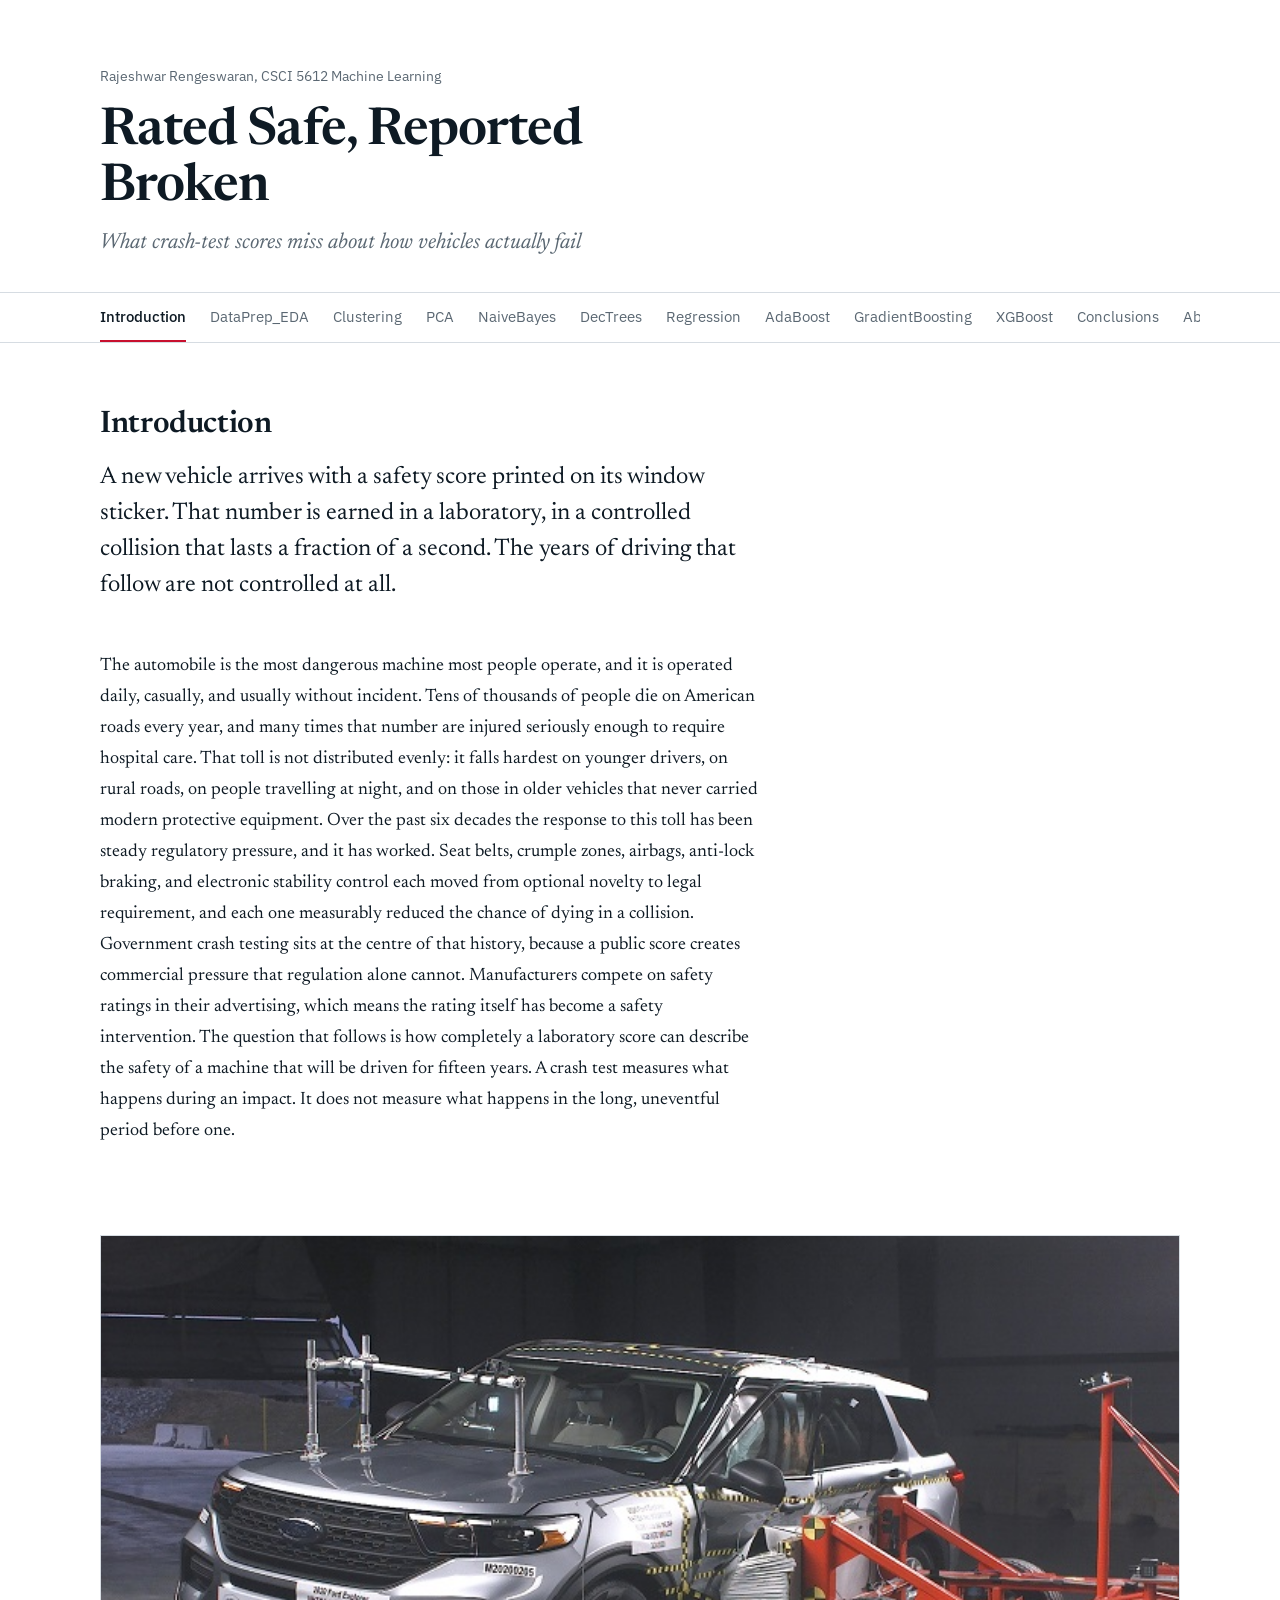
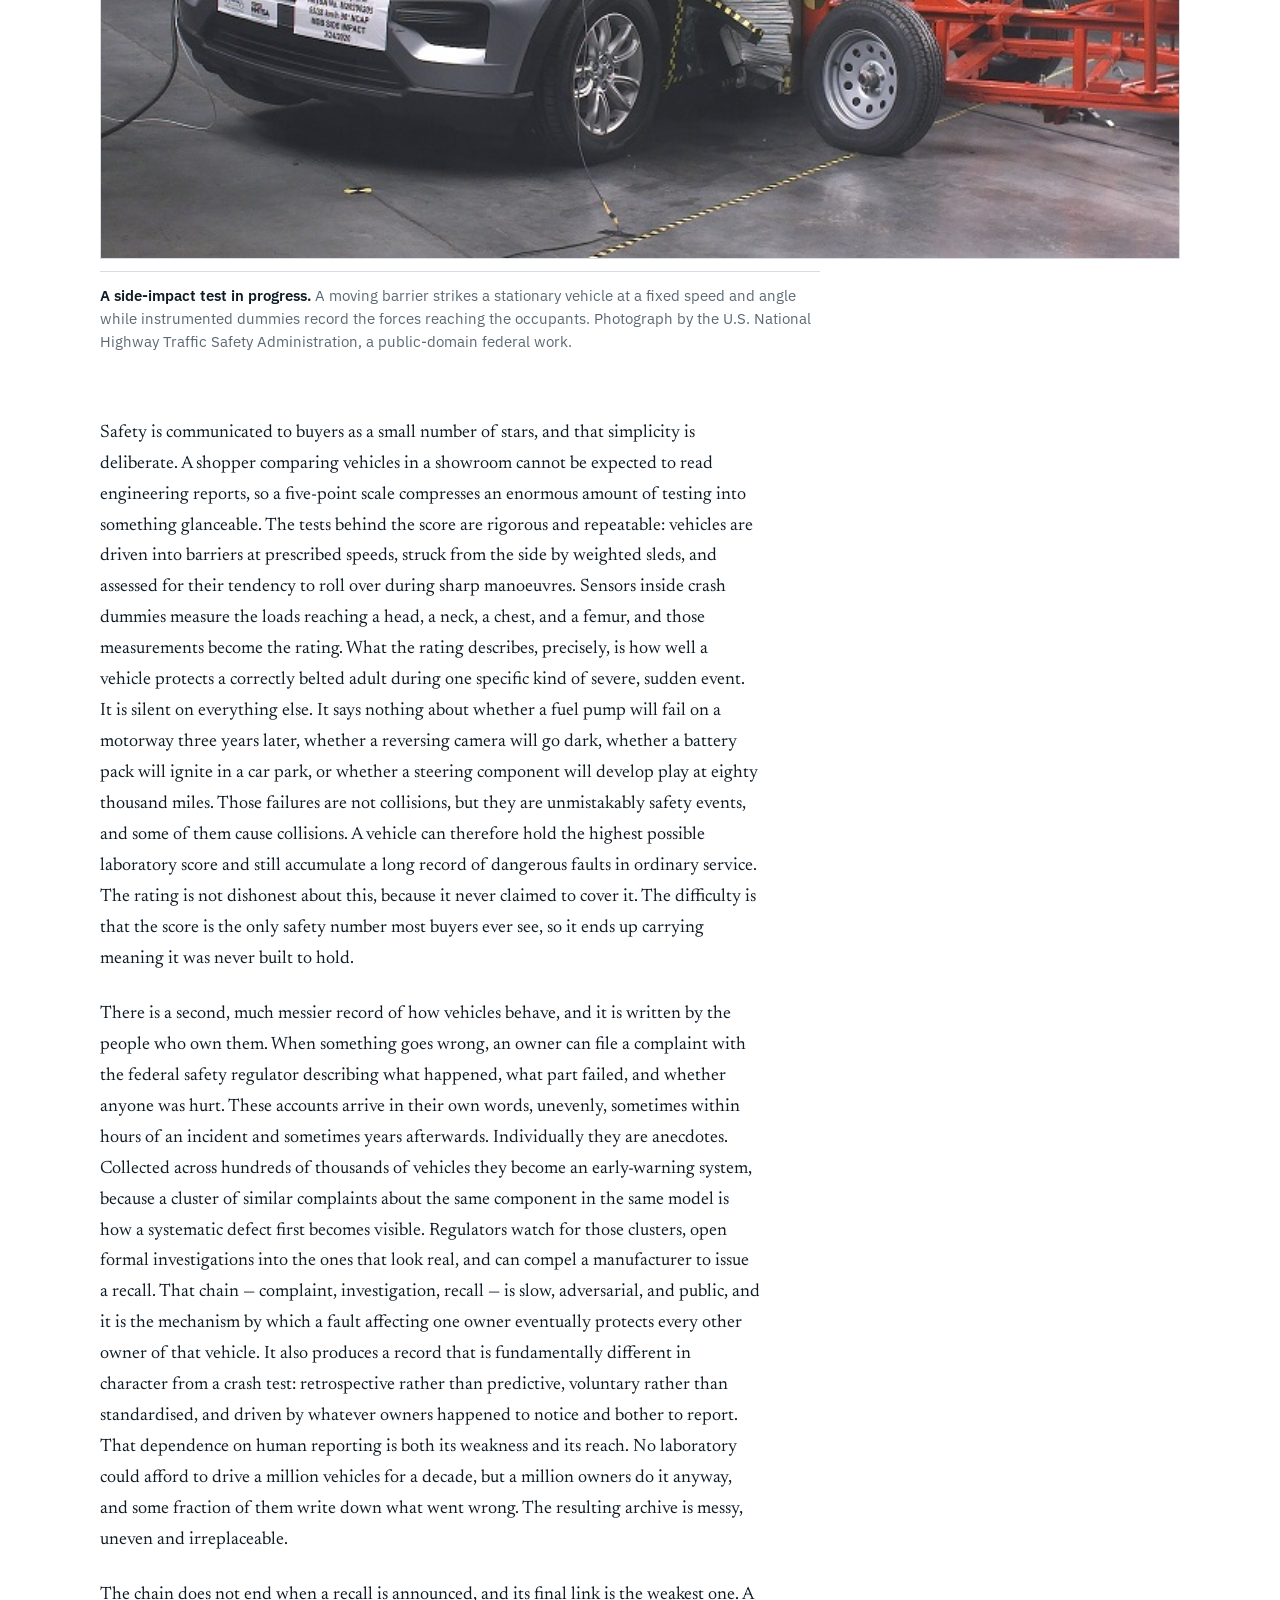
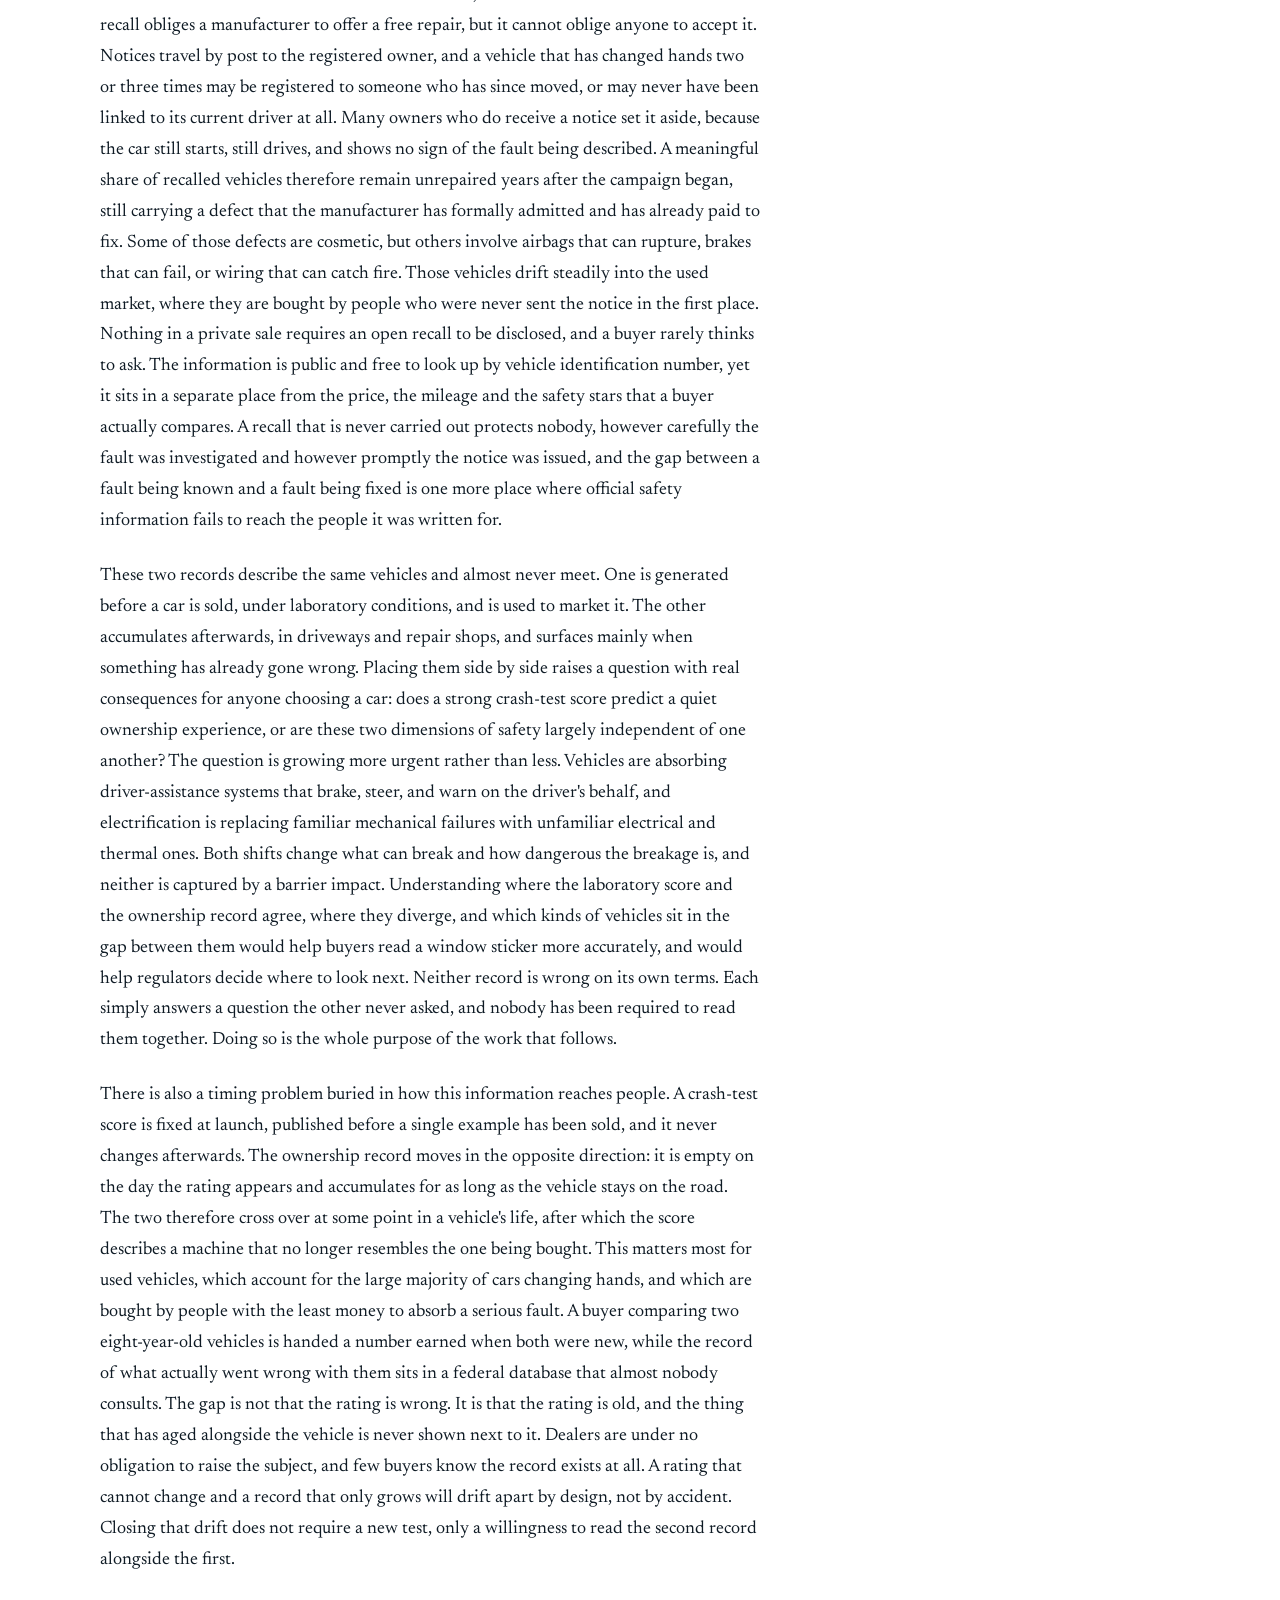
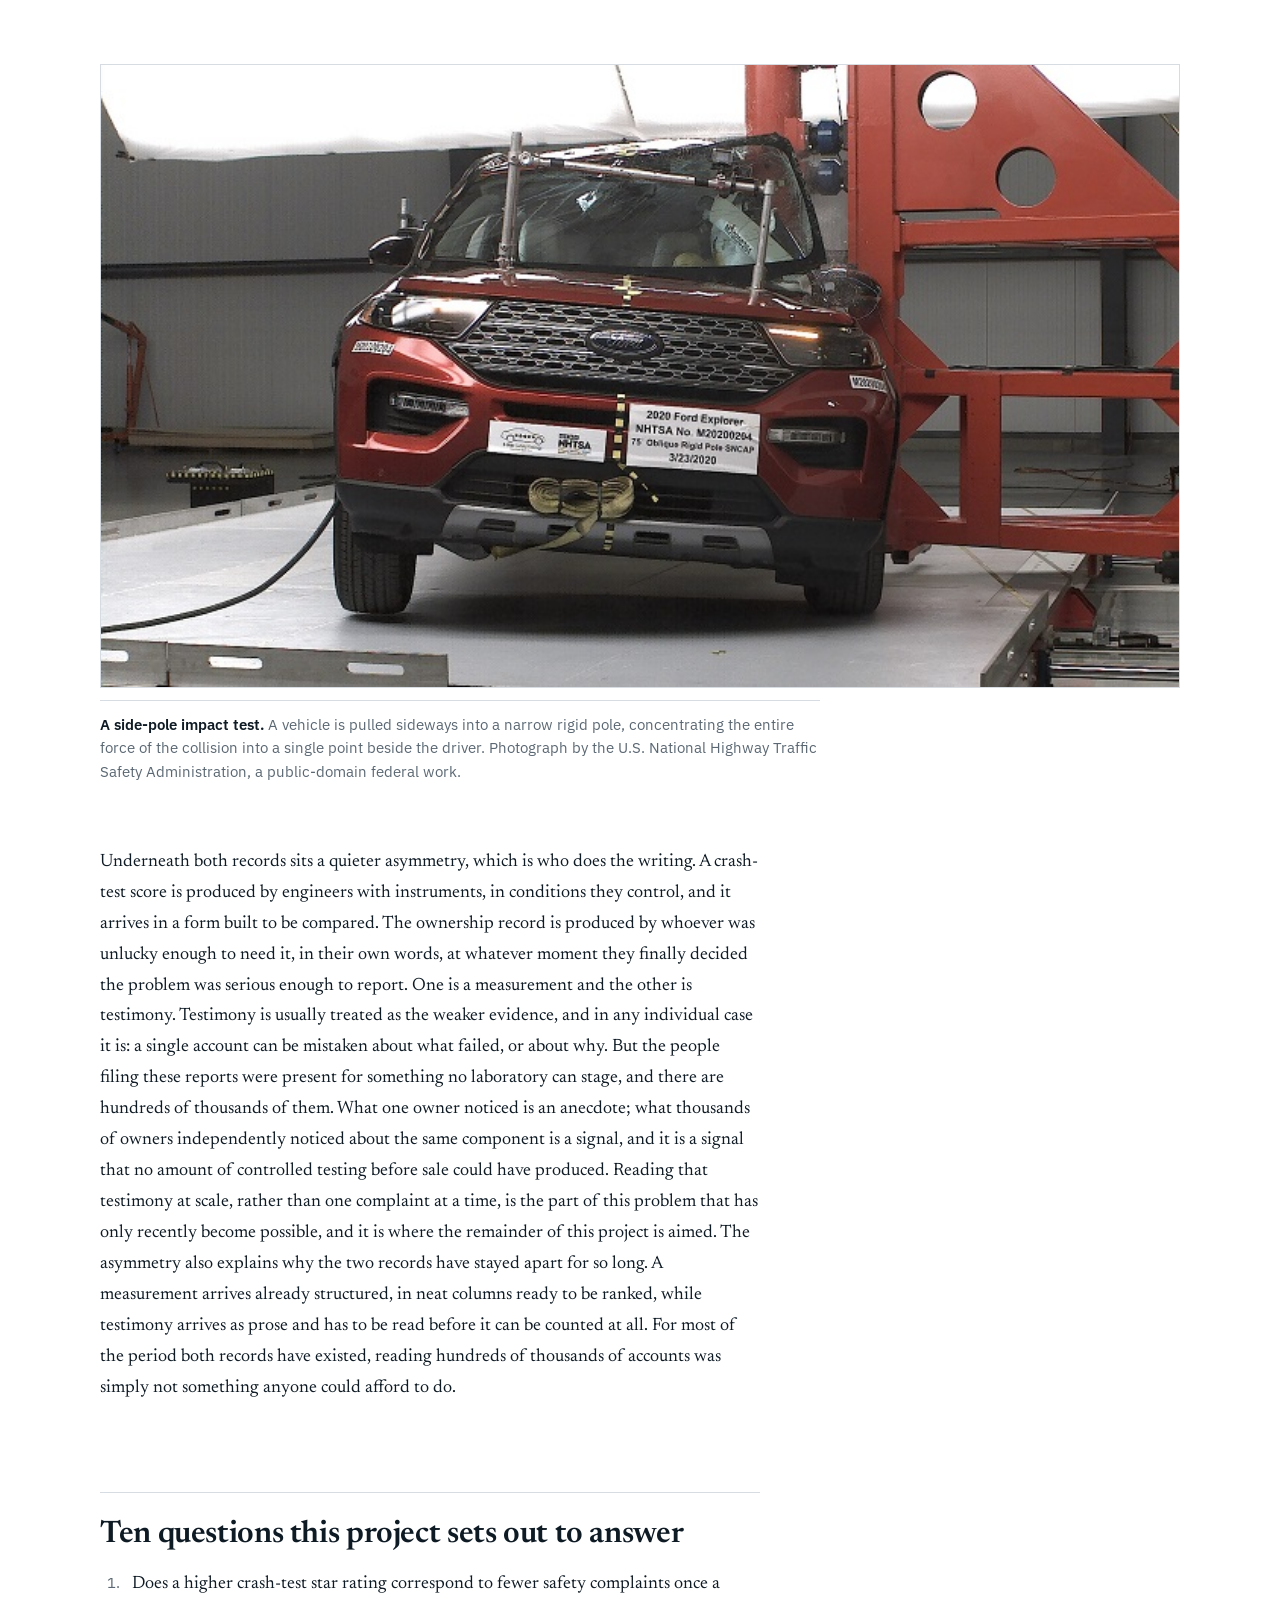
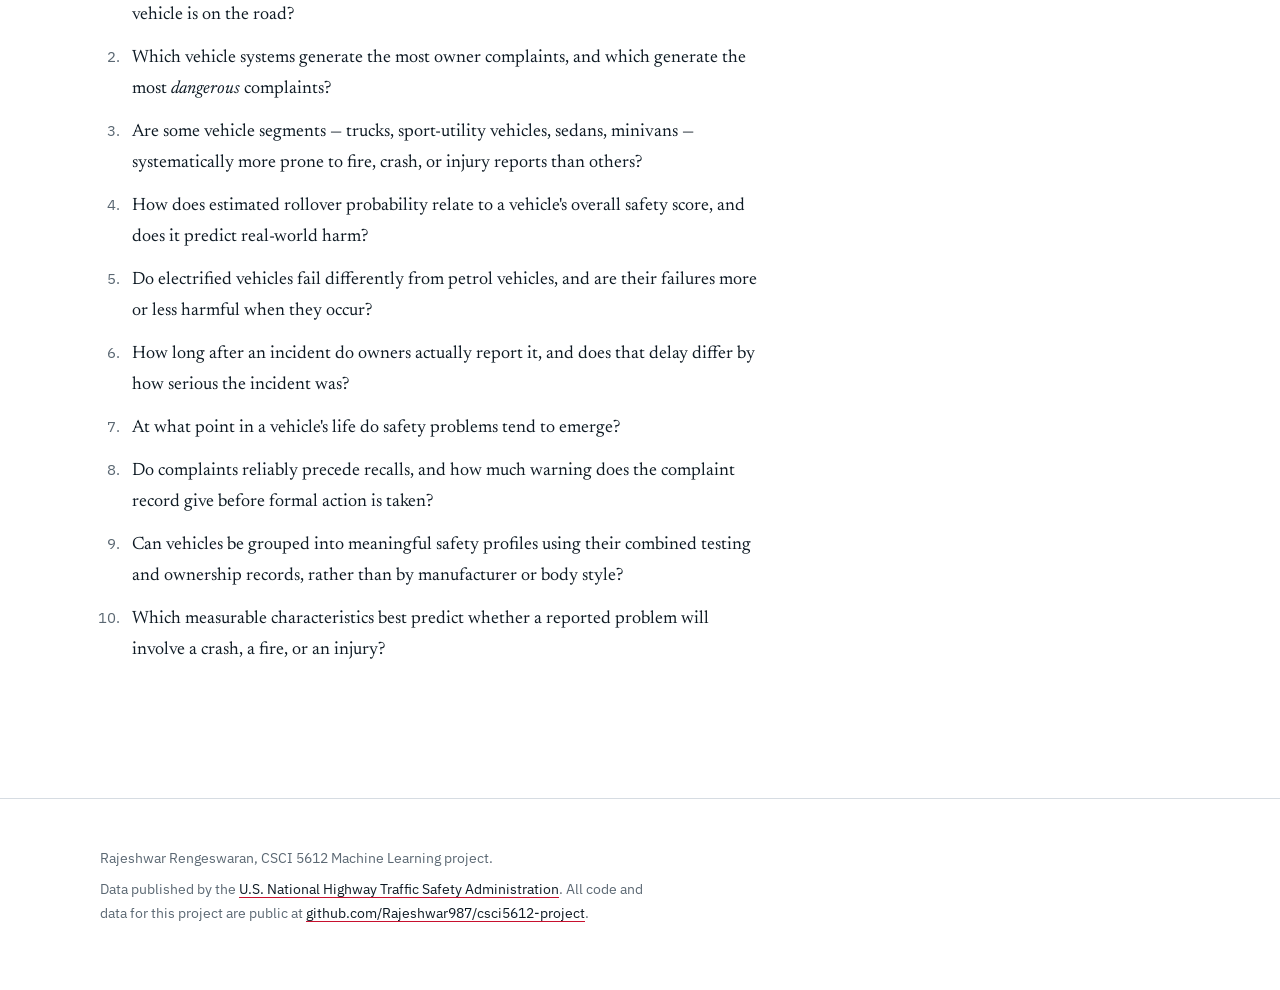
<file: index.html>
<!DOCTYPE html>
<html lang="en">
<head>
<meta charset="utf-8">
<meta name="viewport" content="width=device-width, initial-scale=1">
<title>Introduction | Vehicle Safety Project</title>
<meta name="description" content="Why laboratory crash-test scores may not describe how vehicles actually fail in service.">
<link rel="preconnect" href="https://fonts.googleapis.com">
<link rel="preconnect" href="https://fonts.gstatic.com" crossorigin>
<link href="https://fonts.googleapis.com/css2?family=IBM+Plex+Sans:wght@400;500;600&family=Newsreader:ital,opsz,wght@0,6..72,400;0,6..72,600;1,6..72,400&display=swap" rel="stylesheet">
<link rel="stylesheet" href="assets/css/style.css">
</head>
<body>
<header class="masthead">
  <div class="wrap">
    <p class="course">Rajeshwar Rengeswaran, CSCI 5612 Machine Learning</p>
    <h1>Rated Safe, Reported Broken</h1>
    <p class="byline">What crash-test scores miss about how vehicles actually fail</p>
  </div>
</header>
<nav class="tabs" aria-label="Project sections">
  <div class="wrap">
      <a href="index.html" class="active">Introduction</a>
      <a href="dataprep_eda.html">DataPrep_EDA</a>
      <a href="clustering.html">Clustering</a>
      <a href="pca.html">PCA</a>
      <a href="naivebayes.html">NaiveBayes</a>
      <a href="dectrees.html">DecTrees</a>
      <a href="regression.html">Regression</a>
      <a href="adaboost.html">AdaBoost</a>
      <a href="gradientboosting.html">GradientBoosting</a>
      <a href="xgboost.html">XGBoost</a>
      <a href="conclusions.html">Conclusions</a>
      <a href="about.html">About Me</a>
  </div>
</nav>
<main>
<h2>Introduction</h2>

<p class="lede">A new vehicle arrives with a safety score printed on its window
sticker. That number is earned in a laboratory, in a controlled collision that
lasts a fraction of a second. The years of driving that follow are not
controlled at all.</p>

<p>The automobile is the most dangerous machine most people operate, and it is
operated daily, casually, and usually without incident. Tens of thousands of
people die on American roads every year, and many times that number are injured
seriously enough to require hospital care. That toll is not distributed evenly:
it falls hardest on younger drivers, on rural roads, on people travelling at
night, and on those in older vehicles that never carried modern protective
equipment. Over the past six decades the response to this toll has been steady
regulatory pressure, and it has worked. Seat belts, crumple zones, airbags,
anti-lock braking, and electronic stability control each moved from optional
novelty to legal requirement, and each one measurably reduced the chance of
dying in a collision. Government crash testing sits at the centre of that
history, because a public score creates commercial pressure that regulation
alone cannot. Manufacturers compete on safety ratings in their advertising,
which means the rating itself has become a safety intervention. The question
that follows is how completely a laboratory score can describe the safety of a
machine that will be driven for fifteen years. A crash test measures what
happens during an impact. It does not measure what happens in the long,
uneventful period before one.</p>

<figure>
  <img src="assets/img/crashtest_side.jpg"
       alt="A silver sport-utility vehicle undergoing a laboratory side-impact crash test">
  <figcaption><b>A side-impact test in progress.</b> A moving barrier strikes a
  stationary vehicle at a fixed speed and angle while instrumented dummies record
  the forces reaching the occupants. Photograph by the U.S. National Highway
  Traffic Safety Administration, a public-domain federal work.</figcaption>
</figure>

<p>Safety is communicated to buyers as a small number of stars, and that
simplicity is deliberate. A shopper comparing vehicles in a showroom cannot be
expected to read engineering reports, so a five-point scale compresses an
enormous amount of testing into something glanceable. The tests behind the score
are rigorous and repeatable: vehicles are driven into barriers at prescribed
speeds, struck from the side by weighted sleds, and assessed for their tendency
to roll over during sharp manoeuvres. Sensors inside crash dummies measure the
loads reaching a head, a neck, a chest, and a femur, and those measurements
become the rating. What the rating describes, precisely, is how well a vehicle
protects a correctly belted adult during one specific kind of severe, sudden
event. It is silent on everything else. It says nothing about whether a fuel
pump will fail on a motorway three years later, whether a reversing camera will
go dark, whether a battery pack will ignite in a car park, or whether a steering
component will develop play at eighty thousand miles. Those failures are not
collisions, but they are unmistakably safety events, and some of them cause
collisions. A vehicle can therefore hold the highest possible laboratory score
and still accumulate a long record of dangerous faults in ordinary service. The
rating is not dishonest about this, because it never claimed to cover it. The
difficulty is that the score is the only safety number most buyers ever see, so
it ends up carrying meaning it was never built to hold.</p>

<p>There is a second, much messier record of how vehicles behave, and it is
written by the people who own them. When something goes wrong, an owner can file
a complaint with the federal safety regulator describing what happened, what
part failed, and whether anyone was hurt. These accounts arrive in their own
words, unevenly, sometimes within hours of an incident and sometimes years
afterwards. Individually they are anecdotes. Collected across hundreds of
thousands of vehicles they become an early-warning system, because a cluster of
similar complaints about the same component in the same model is how a
systematic defect first becomes visible. Regulators watch for those clusters,
open formal investigations into the ones that look real, and can compel a
manufacturer to issue a recall. That chain — complaint, investigation, recall —
is slow, adversarial, and public, and it is the mechanism by which a fault
affecting one owner eventually protects every other owner of that vehicle. It
also produces a record that is fundamentally different in character from a crash
test: retrospective rather than predictive, voluntary rather than standardised,
and driven by whatever owners happened to notice and bother to report. That
dependence on human reporting is both its weakness and its reach. No laboratory
could afford to drive a million vehicles for a decade, but a million owners do
it anyway, and some fraction of them write down what went wrong. The resulting
archive is messy, uneven and irreplaceable.</p>

<p>The chain does not end when a recall is announced, and its final link is the
weakest one. A recall obliges a manufacturer to offer a free repair, but it
cannot oblige anyone to accept it. Notices travel by post to the registered
owner, and a vehicle that has changed hands two or three times may be registered
to someone who has since moved, or may never have been linked to its current
driver at all. Many owners who do receive a notice set it aside, because the car
still starts, still drives, and shows no sign of the fault being described. A
meaningful share of recalled vehicles therefore remain unrepaired years after
the campaign began, still carrying a defect that the manufacturer has formally
admitted and has already paid to fix. Some of those defects are cosmetic, but
others involve airbags that can rupture, brakes that can fail, or wiring that
can catch fire. Those vehicles drift steadily into the used market, where they
are bought by people who were never sent the notice in the first place. Nothing
in a private sale requires an open recall to be disclosed, and a buyer rarely
thinks to ask. The information is public and free to look up by vehicle
identification number, yet it sits in a separate place from the price, the
mileage and the safety stars that a buyer actually compares. A recall that is
never carried out protects nobody, however carefully the fault was investigated
and however promptly the notice was issued, and the gap between a fault being
known and a fault being fixed is one more place where official safety
information fails to reach the people it was written for.</p>

<p>These two records describe the same vehicles and almost never meet. One is
generated before a car is sold, under laboratory conditions, and is used to
market it. The other accumulates afterwards, in driveways and repair shops, and
surfaces mainly when something has already gone wrong. Placing them side by side
raises a question with real consequences for anyone choosing a car: does a strong
crash-test score predict a quiet ownership experience, or are these two
dimensions of safety largely independent of one another? The question is growing
more urgent rather than less. Vehicles are absorbing driver-assistance systems
that brake, steer, and warn on the driver's behalf, and electrification is
replacing familiar mechanical failures with unfamiliar electrical and thermal
ones. Both shifts change what can break and how dangerous the breakage is, and
neither is captured by a barrier impact. Understanding where the laboratory score
and the ownership record agree, where they diverge, and which kinds of vehicles
sit in the gap between them would help buyers read a window sticker more
accurately, and would help regulators decide where to look next. Neither record
is wrong on its own terms. Each simply answers a question the other never
asked, and nobody has been required to read them together. Doing so is the
whole purpose of the work that follows.</p>

<p>There is also a timing problem buried in how this information reaches people.
A crash-test score is fixed at launch, published before a single example has
been sold, and it never changes afterwards. The ownership record moves in the
opposite direction: it is empty on the day the rating appears and accumulates
for as long as the vehicle stays on the road. The two therefore cross over at
some point in a vehicle's life, after which the score describes a machine that
no longer resembles the one being bought. This matters most for used vehicles,
which account for the large majority of cars changing hands, and which are
bought by people with the least money to absorb a serious fault. A buyer
comparing two eight-year-old vehicles is handed a number earned when both were
new, while the record of what actually went wrong with them sits in a federal
database that almost nobody consults. The gap is not that the rating is wrong.
It is that the rating is old, and the thing that has aged alongside the vehicle
is never shown next to it. Dealers are under no obligation to raise the
subject, and few buyers know the record exists at all. A rating that cannot
change and a record that only grows will drift apart by design, not by
accident. Closing that drift does not require a new test, only a willingness to
read the second record alongside the first.</p>

<figure>
  <img src="assets/img/crashtest_pole.jpg"
       alt="A vehicle positioned against a rigid pole for a side-impact crash test">
  <figcaption><b>A side-pole impact test.</b> A vehicle is pulled sideways into a
  narrow rigid pole, concentrating the entire force of the collision into a
  single point beside the driver. Photograph by the U.S. National Highway Traffic
  Safety Administration, a public-domain federal work.</figcaption>
</figure>

<p>Underneath both records sits a quieter asymmetry, which is who does the
writing. A crash-test score is produced by engineers with instruments, in
conditions they control, and it arrives in a form built to be compared. The
ownership record is produced by whoever was unlucky enough to need it, in their
own words, at whatever moment they finally decided the problem was serious
enough to report. One is a measurement and the other is testimony. Testimony is
usually treated as the weaker evidence, and in any individual case it is: a
single account can be mistaken about what failed, or about why. But the people
filing these reports were present for something no laboratory can stage, and
there are hundreds of thousands of them. What one owner noticed is an anecdote;
what thousands of owners independently noticed about the same component is a
signal, and it is a signal that no amount of controlled testing before sale
could have produced. Reading that testimony at scale, rather than one complaint
at a time, is the part of this problem that has only recently become possible,
and it is where the remainder of this project is aimed. The asymmetry also
explains why the two records have stayed apart for so long. A measurement
arrives already structured, in neat columns ready to be ranked, while testimony
arrives as prose and has to be read before it can be counted at all. For most
of the period both records have existed, reading hundreds of thousands of
accounts was simply not something anyone could afford to do.</p>

<h2>Ten questions this project sets out to answer</h2>
<ol class="questions">
  <li>Does a higher crash-test star rating correspond to fewer safety complaints
      once a vehicle is on the road?</li>
  <li>Which vehicle systems generate the most owner complaints, and which generate
      the most <em>dangerous</em> complaints?</li>
  <li>Are some vehicle segments — trucks, sport-utility vehicles, sedans, minivans —
      systematically more prone to fire, crash, or injury reports than others?</li>
  <li>How does estimated rollover probability relate to a vehicle's overall safety
      score, and does it predict real-world harm?</li>
  <li>Do electrified vehicles fail differently from petrol vehicles, and are their
      failures more or less harmful when they occur?</li>
  <li>How long after an incident do owners actually report it, and does that delay
      differ by how serious the incident was?</li>
  <li>At what point in a vehicle's life do safety problems tend to emerge?</li>
  <li>Do complaints reliably precede recalls, and how much warning does the
      complaint record give before formal action is taken?</li>
  <li>Can vehicles be grouped into meaningful safety profiles using their combined
      testing and ownership records, rather than by manufacturer or body style?</li>
  <li>Which measurable characteristics best predict whether a reported problem will
      involve a crash, a fire, or an injury?</li>
</ol>
</main>
<footer><div class="wrap">
  <p>Rajeshwar Rengeswaran, CSCI 5612 Machine Learning project.</p>
  <p>Data published by the <a href="https://www.nhtsa.gov/">U.S. National Highway
  Traffic Safety Administration</a>. All code and data for this project are public at
  <a href="https://github.com/Rajeshwar987/csci5612-project">github.com/Rajeshwar987/csci5612-project</a>.</p>
</div></footer>
</body>
</html>
</file>
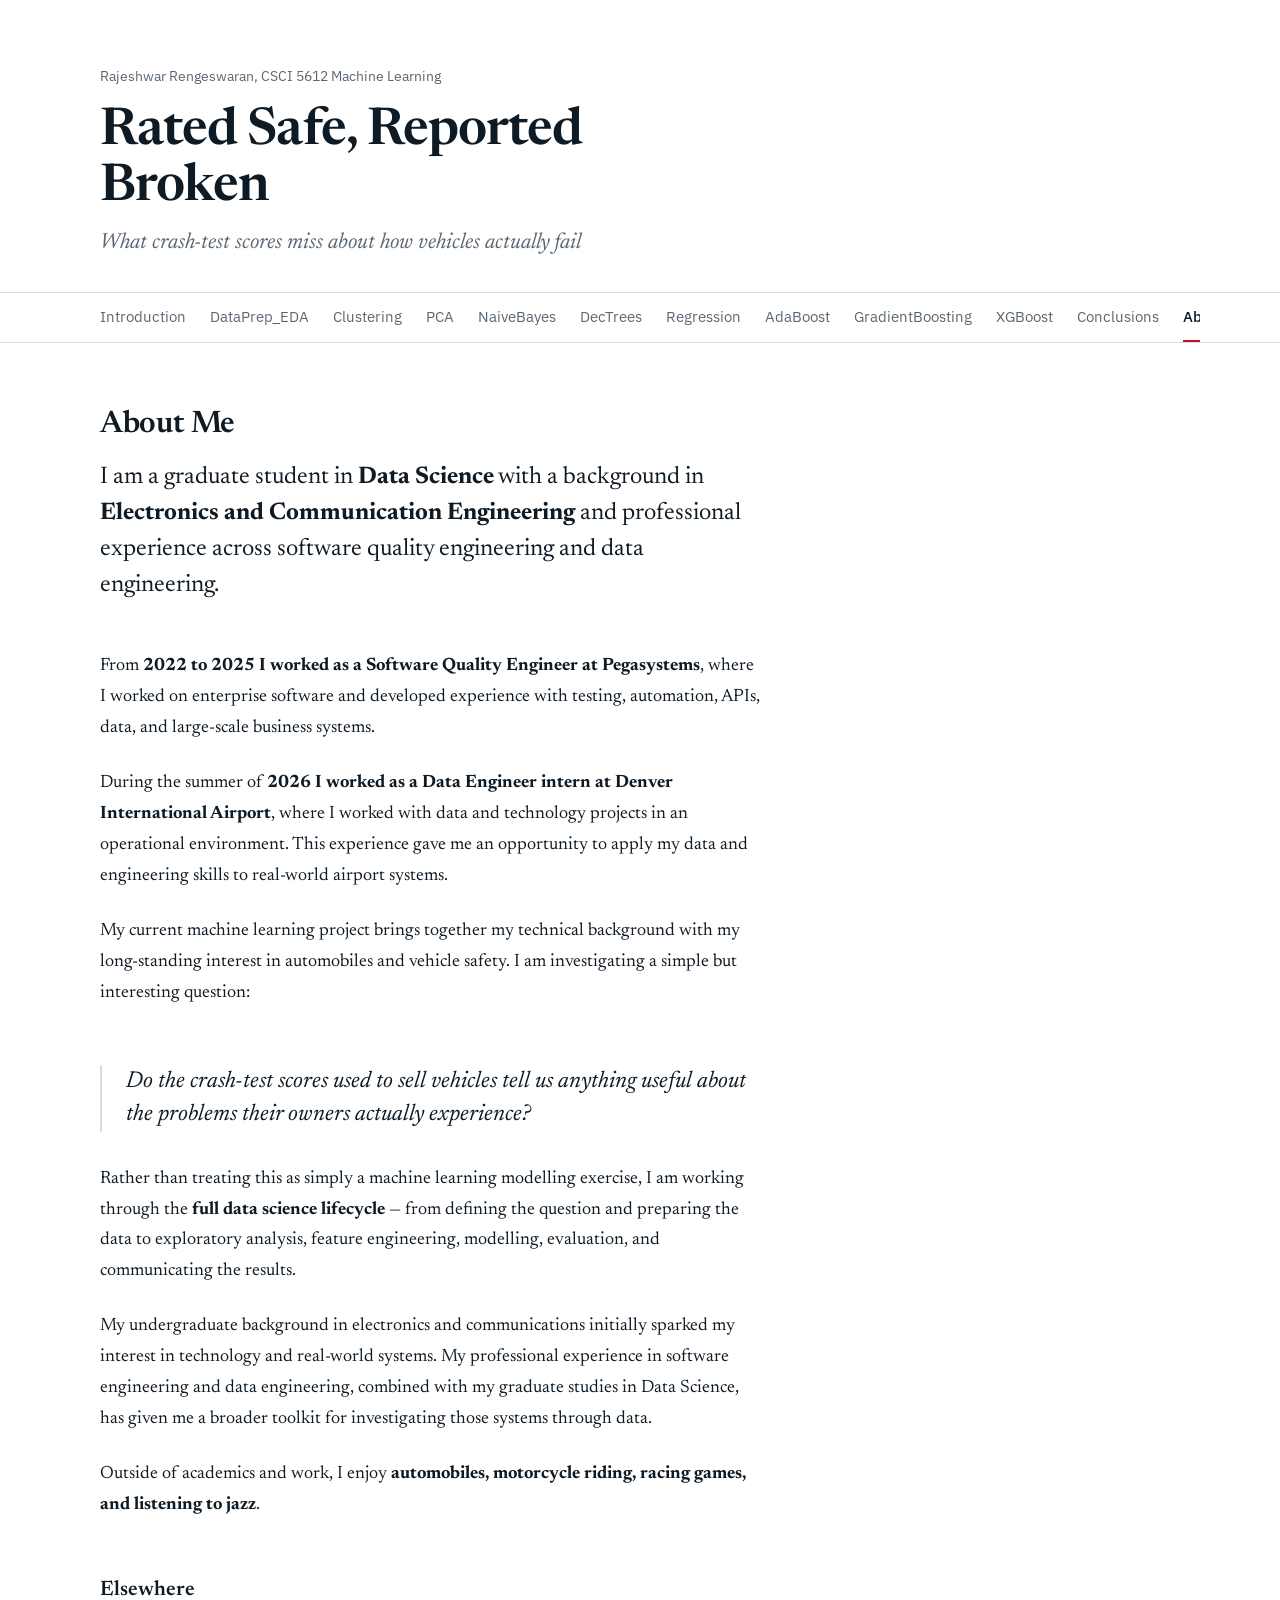
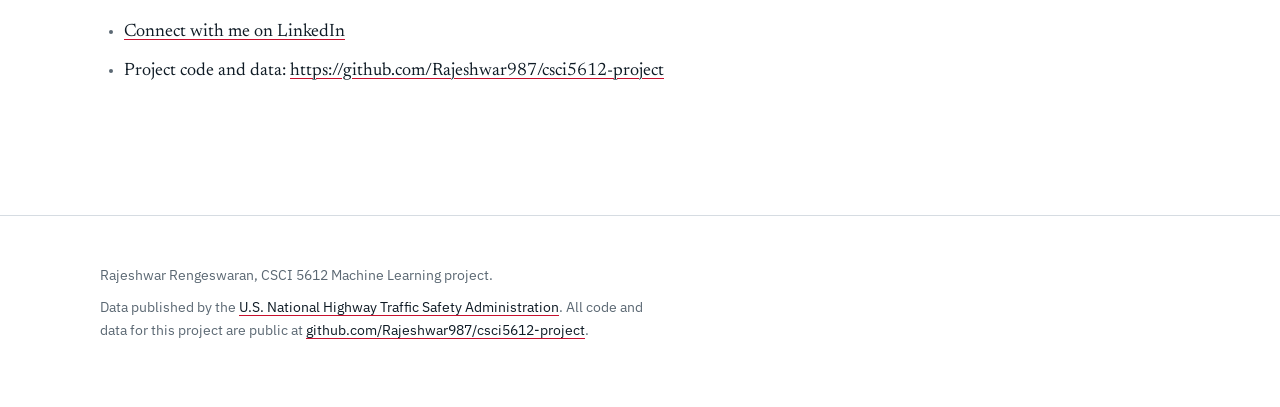
<file: about.html>
<!DOCTYPE html>
<html lang="en">
<head>
<meta charset="utf-8">
<meta name="viewport" content="width=device-width, initial-scale=1">
<title>About Me | Vehicle Safety Project</title>
<meta name="description" content="About the author of this project.">
<link rel="preconnect" href="https://fonts.googleapis.com">
<link rel="preconnect" href="https://fonts.gstatic.com" crossorigin>
<link href="https://fonts.googleapis.com/css2?family=IBM+Plex+Sans:wght@400;500;600&family=Newsreader:ital,opsz,wght@0,6..72,400;0,6..72,600;1,6..72,400&display=swap" rel="stylesheet">
<link rel="stylesheet" href="assets/css/style.css">
</head>
<body>
<header class="masthead">
  <div class="wrap">
    <p class="course">Rajeshwar Rengeswaran, CSCI 5612 Machine Learning</p>
    <h1>Rated Safe, Reported Broken</h1>
    <p class="byline">What crash-test scores miss about how vehicles actually fail</p>
  </div>
</header>
<nav class="tabs" aria-label="Project sections">
  <div class="wrap">
      <a href="index.html">Introduction</a>
      <a href="dataprep_eda.html">DataPrep_EDA</a>
      <a href="clustering.html">Clustering</a>
      <a href="pca.html">PCA</a>
      <a href="naivebayes.html">NaiveBayes</a>
      <a href="dectrees.html">DecTrees</a>
      <a href="regression.html">Regression</a>
      <a href="adaboost.html">AdaBoost</a>
      <a href="gradientboosting.html">GradientBoosting</a>
      <a href="xgboost.html">XGBoost</a>
      <a href="conclusions.html">Conclusions</a>
      <a href="about.html" class="active">About Me</a>
  </div>
</nav>
<main>
<h2>About Me</h2>

<p class="lede">I am a graduate student in <b>Data Science</b> with a background in
<b>Electronics and Communication Engineering</b> and professional experience across
software quality engineering and data engineering.</p>

<p>From <b>2022 to 2025 I worked as a Software Quality Engineer at Pegasystems</b>,
where I worked on enterprise software and developed experience with testing,
automation, APIs, data, and large-scale business systems.</p>

<p>During the summer of <b>2026 I worked as a Data Engineer intern at Denver
International Airport</b>, where I worked with data and technology projects in an
operational environment. This experience gave me an opportunity to apply my data
and engineering skills to real-world airport systems.</p>

<p>My current machine learning project brings together my technical background with
my long-standing interest in automobiles and vehicle safety. I am investigating a
simple but interesting question:</p>

<blockquote>
  <p>Do the crash-test scores used to sell vehicles tell us anything useful about
  the problems their owners actually experience?</p>
</blockquote>

<p>Rather than treating this as simply a machine learning modelling exercise, I am
working through the <b>full data science lifecycle</b> &mdash; from defining the
question and preparing the data to exploratory analysis, feature engineering,
modelling, evaluation, and communicating the results.</p>

<p>My undergraduate background in electronics and communications initially sparked
my interest in technology and real-world systems. My professional experience in
software engineering and data engineering, combined with my graduate studies in
Data Science, has given me a broader toolkit for investigating those systems
through data.</p>

<p>Outside of academics and work, I enjoy <b>automobiles, motorcycle riding, racing
games, and listening to jazz</b>.</p>

<h3>Elsewhere</h3>
<ul>
  <li><a href="https://www.linkedin.com/in/rajeshwar-rengeswaran/">Connect with me on LinkedIn</a></li>
  <li>Project code and data: <a href="https://github.com/Rajeshwar987/csci5612-project">https://github.com/Rajeshwar987/csci5612-project</a></li>
</ul>
</main>
<footer><div class="wrap">
  <p>Rajeshwar Rengeswaran, CSCI 5612 Machine Learning project.</p>
  <p>Data published by the <a href="https://www.nhtsa.gov/">U.S. National Highway
  Traffic Safety Administration</a>. All code and data for this project are public at
  <a href="https://github.com/Rajeshwar987/csci5612-project">github.com/Rajeshwar987/csci5612-project</a>.</p>
</div></footer>
</body>
</html>
</file>
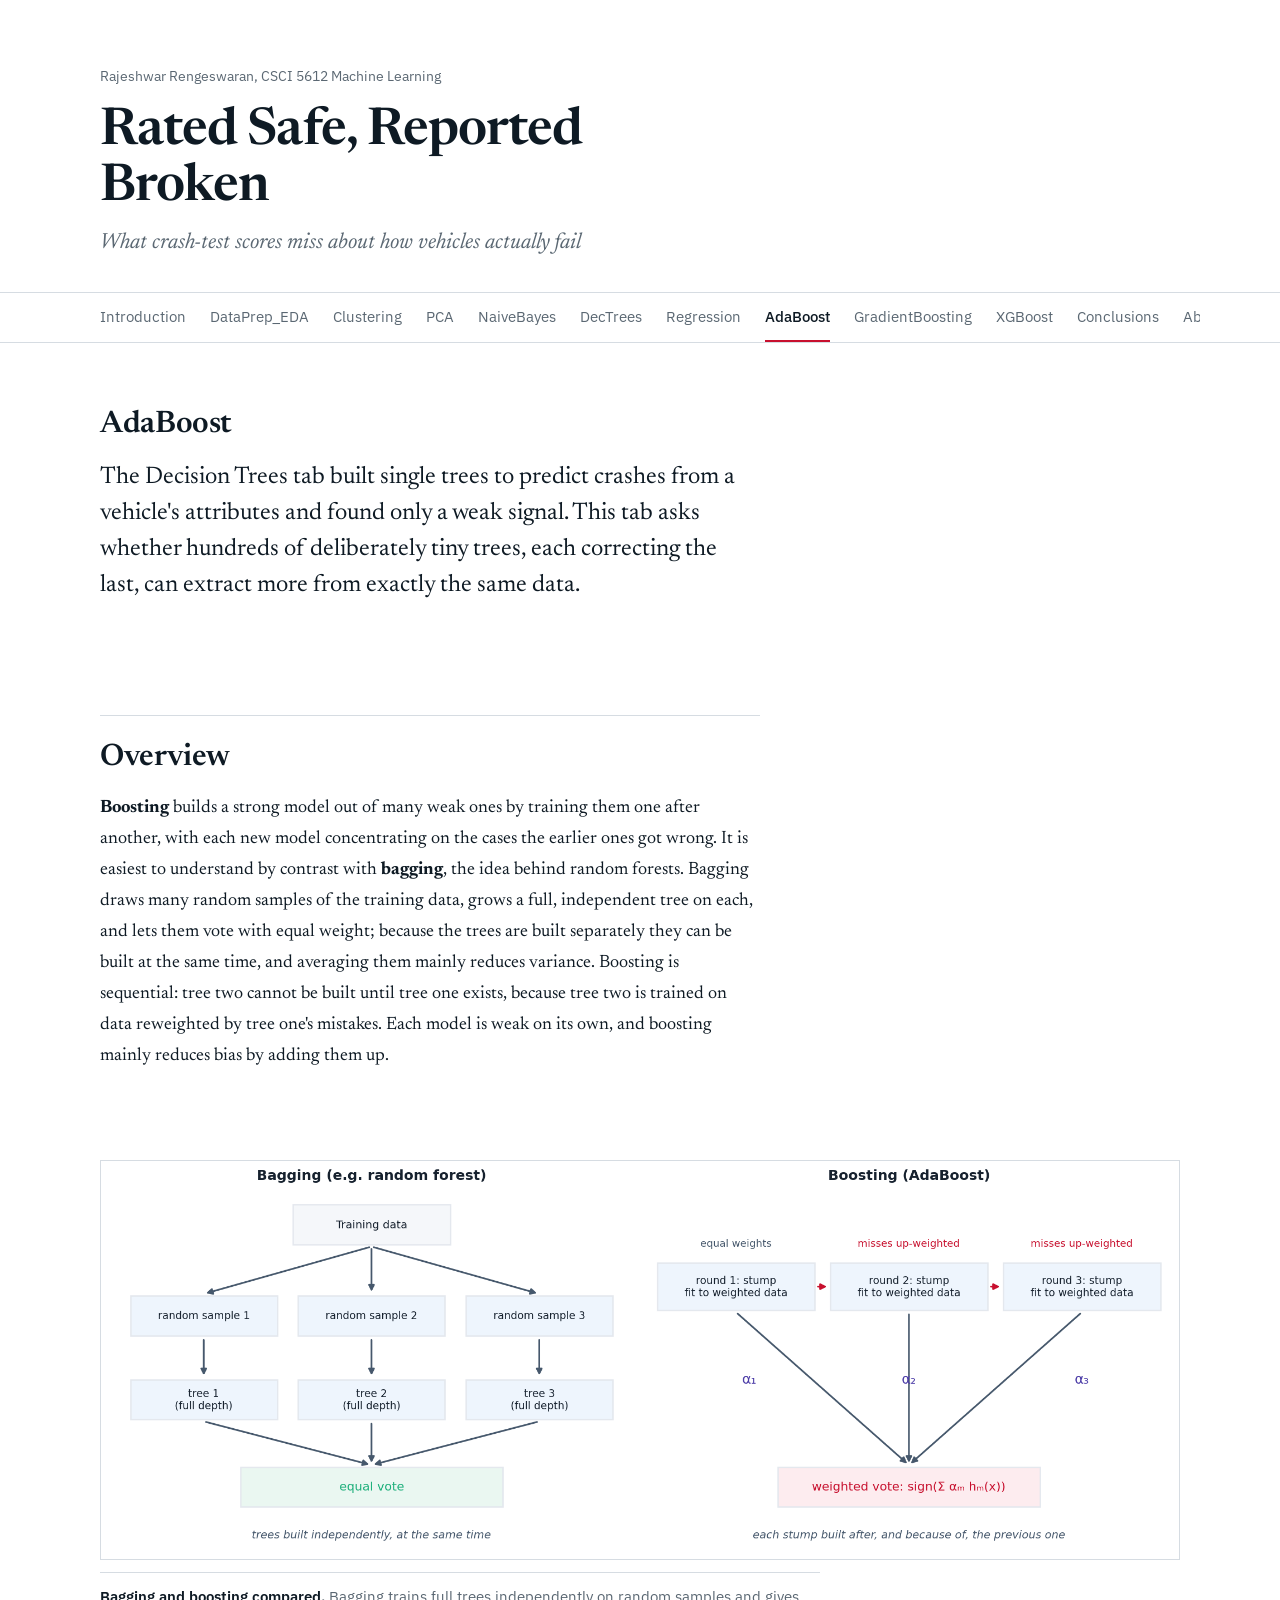
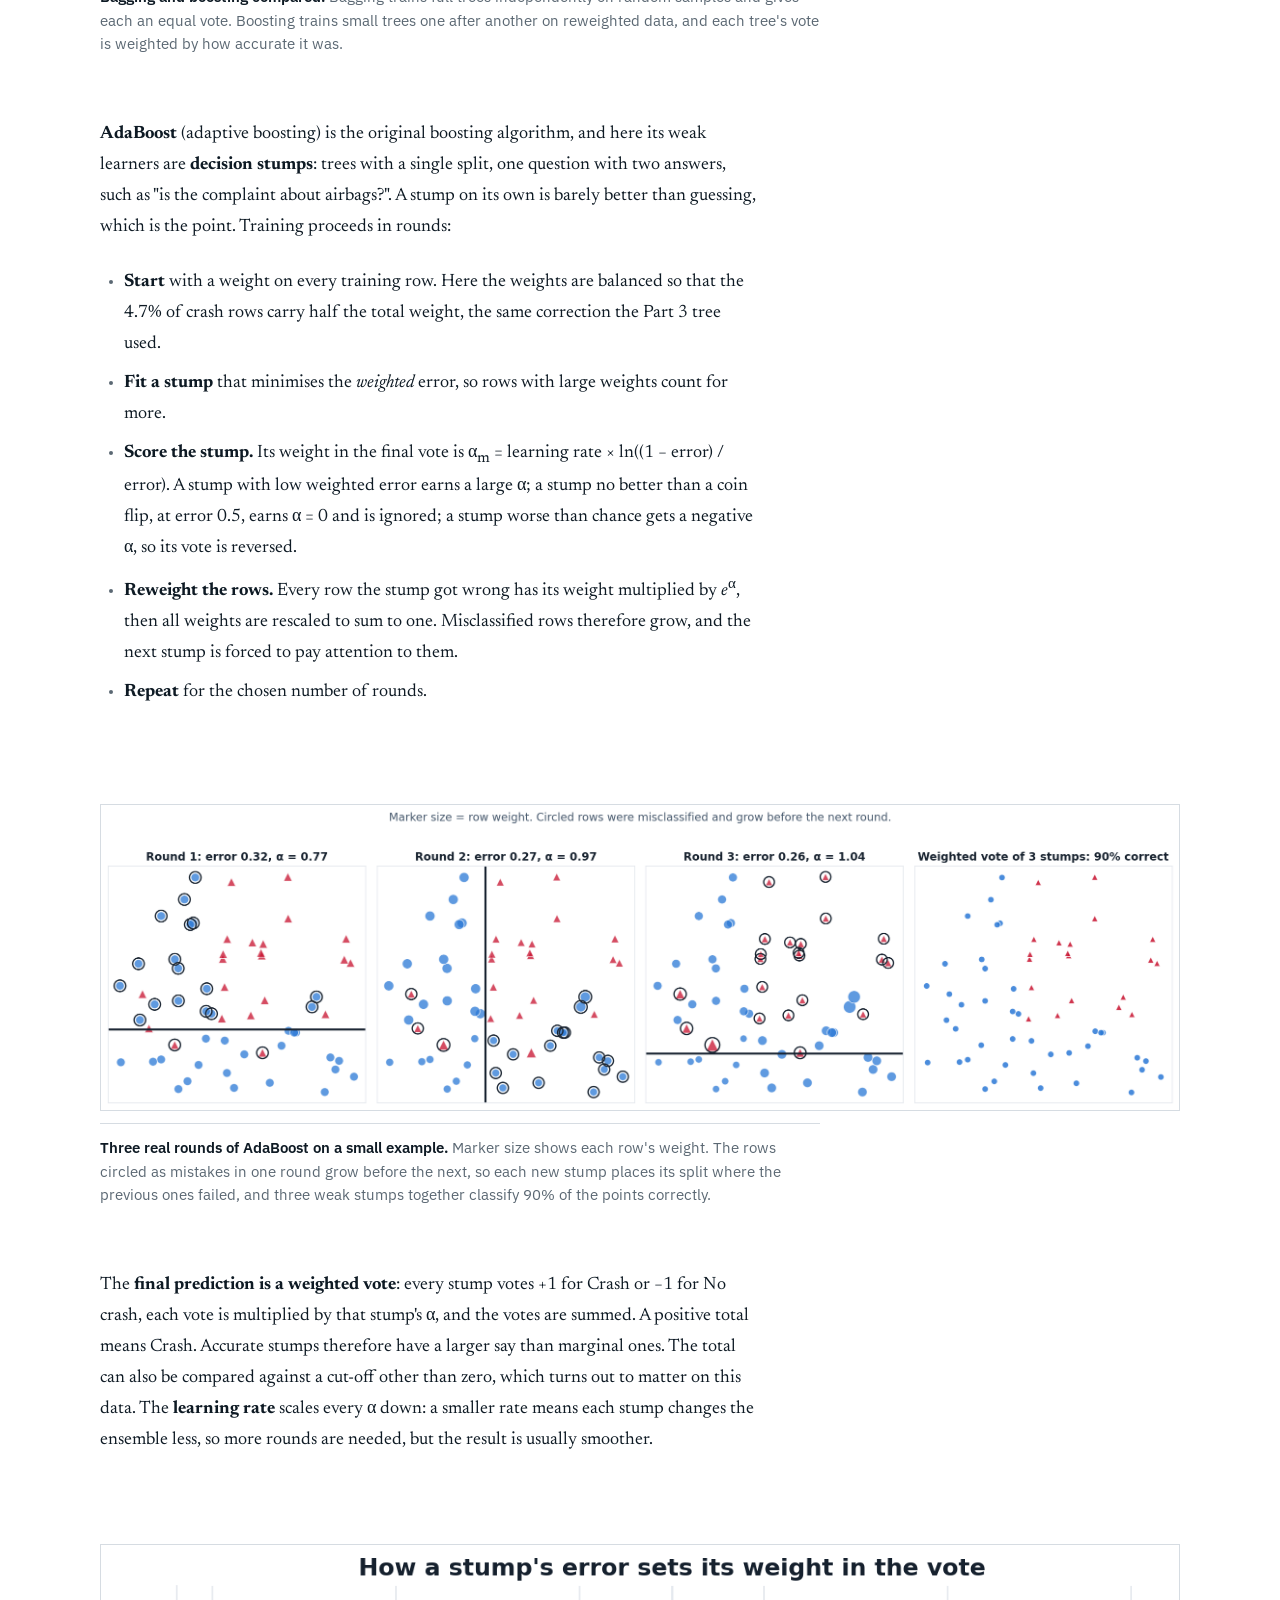
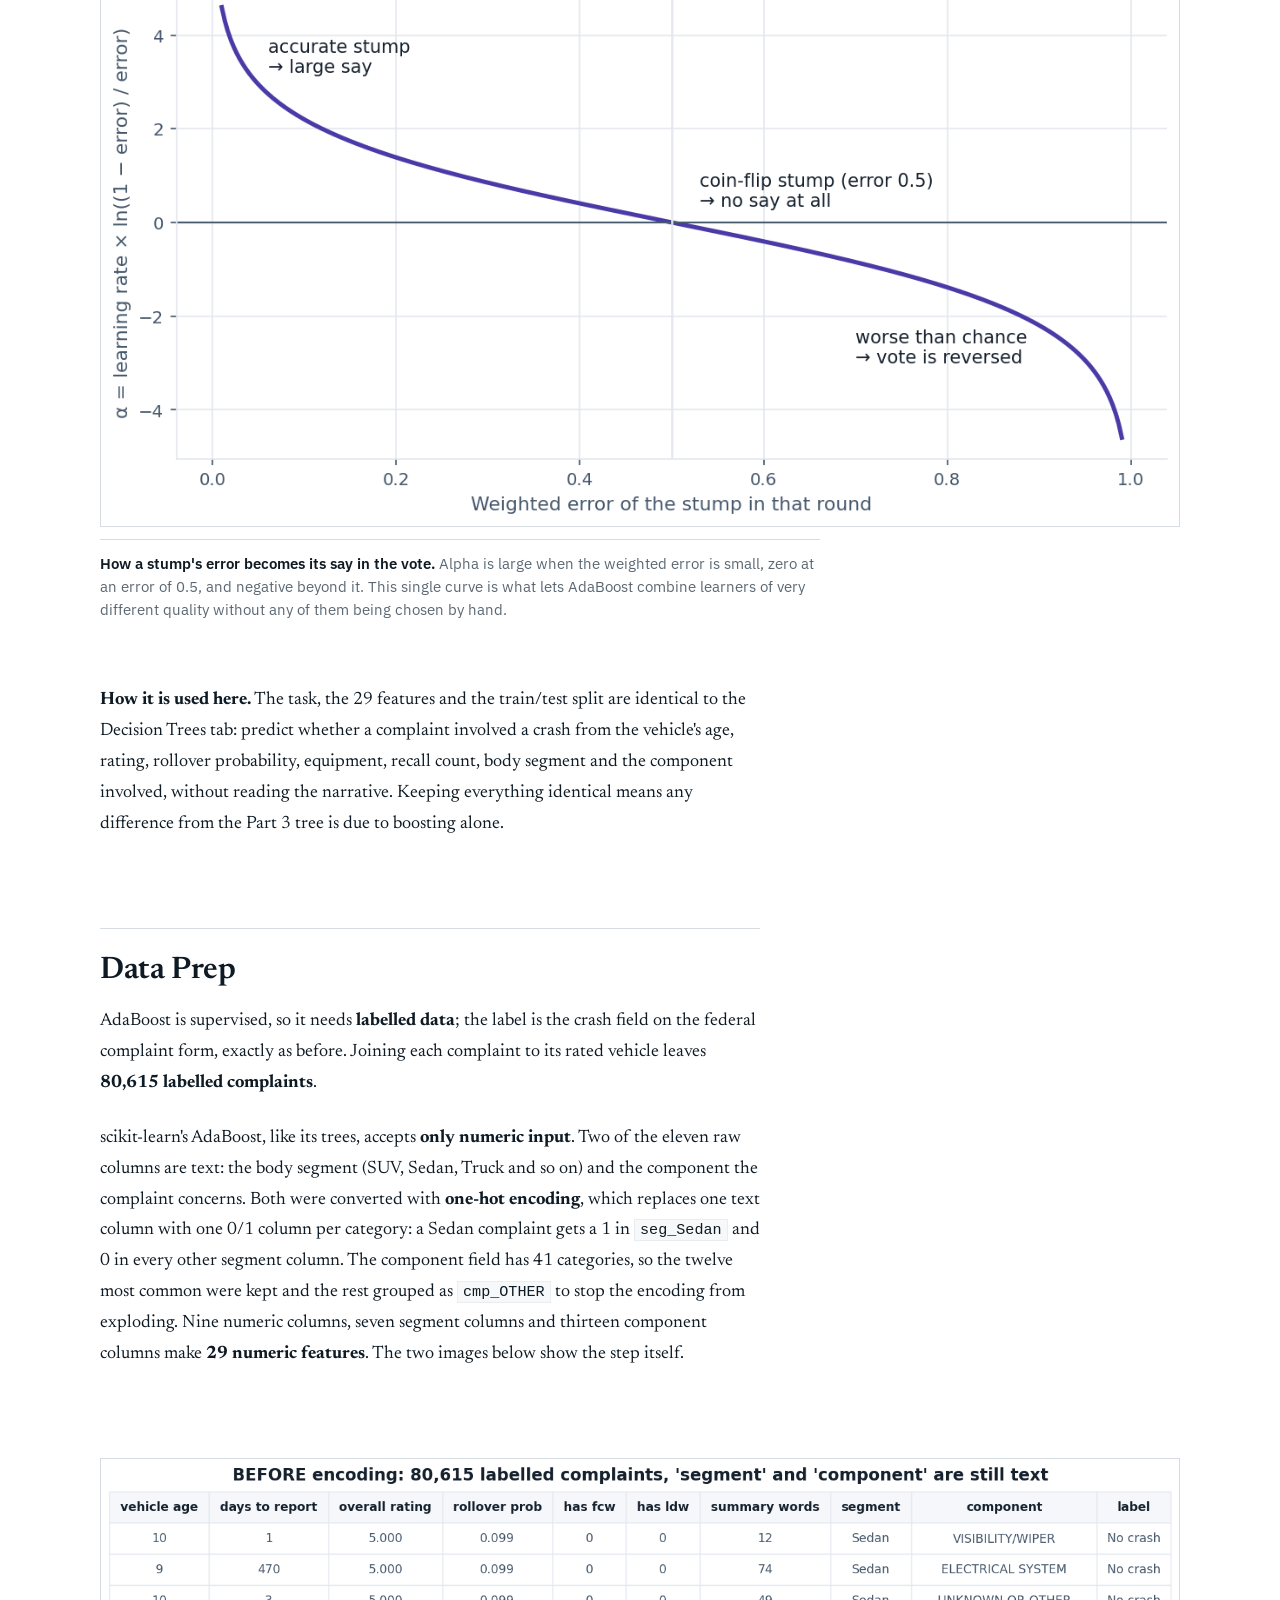
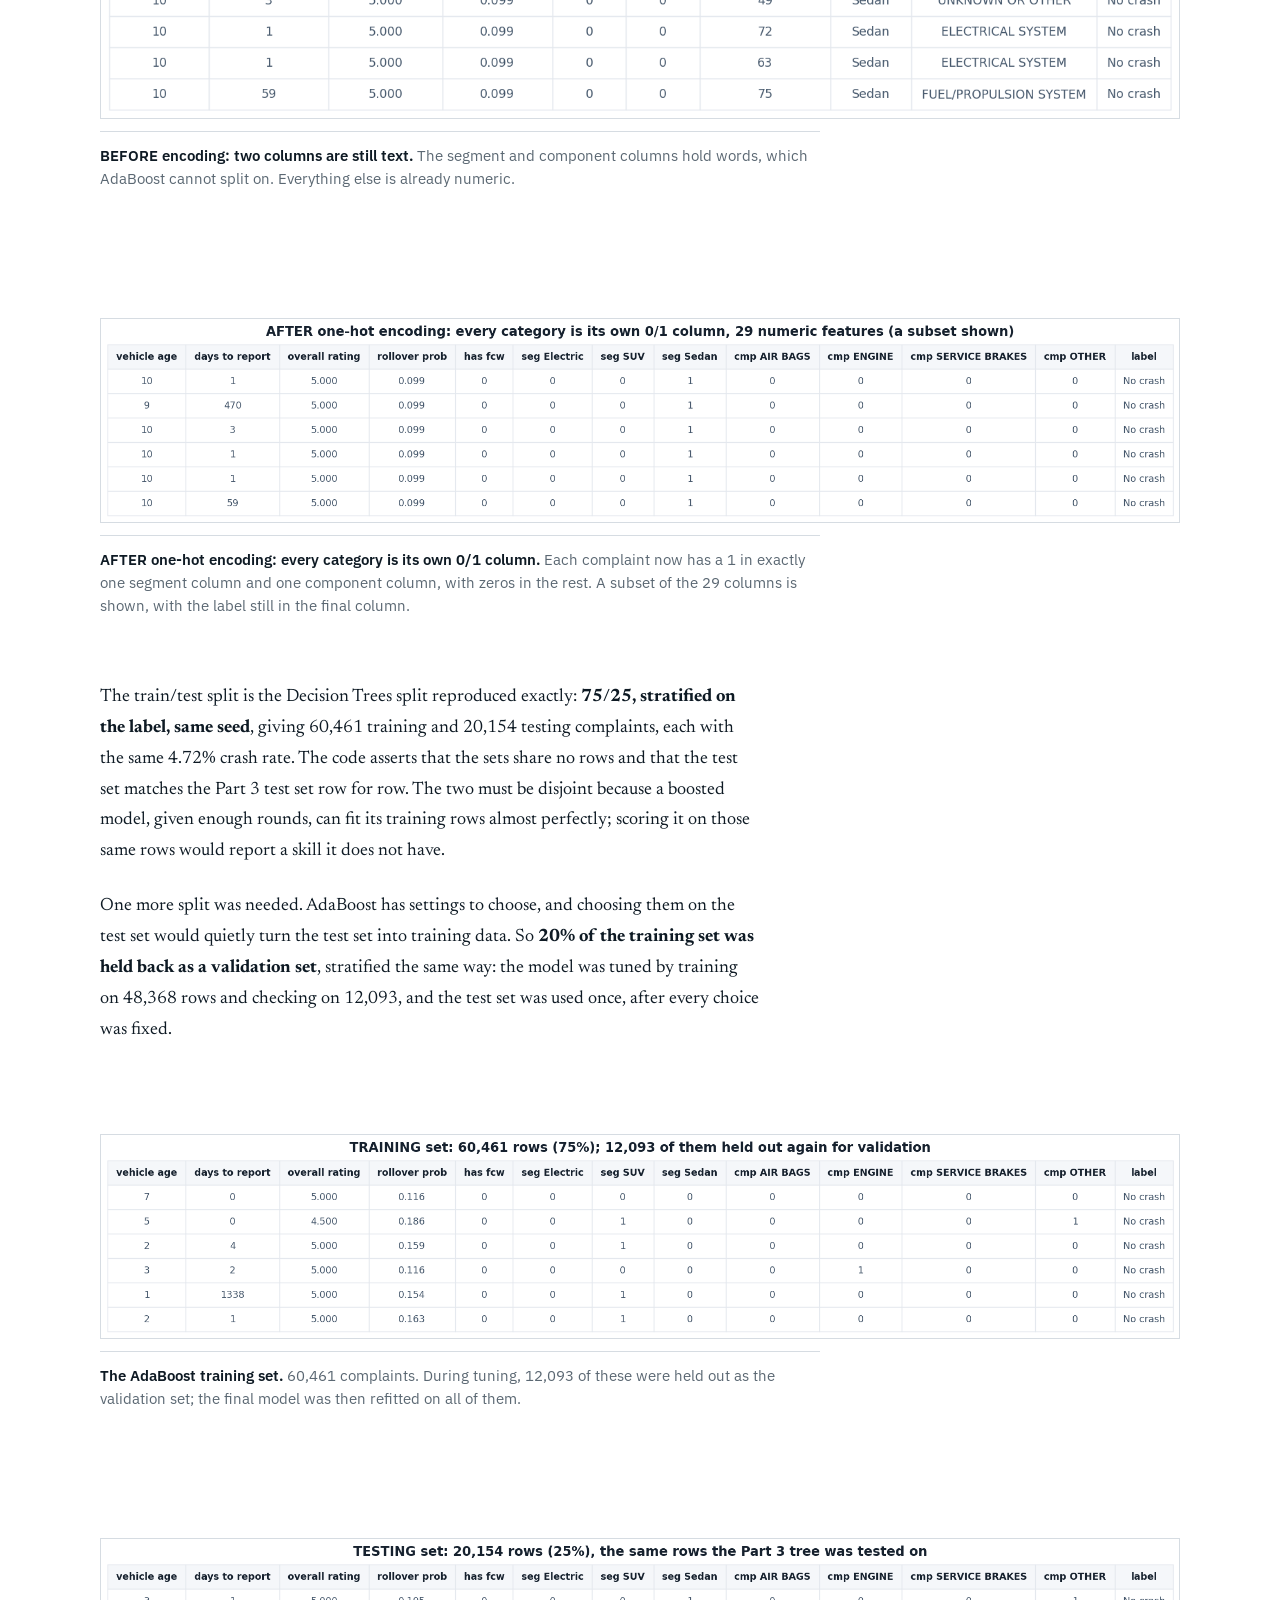
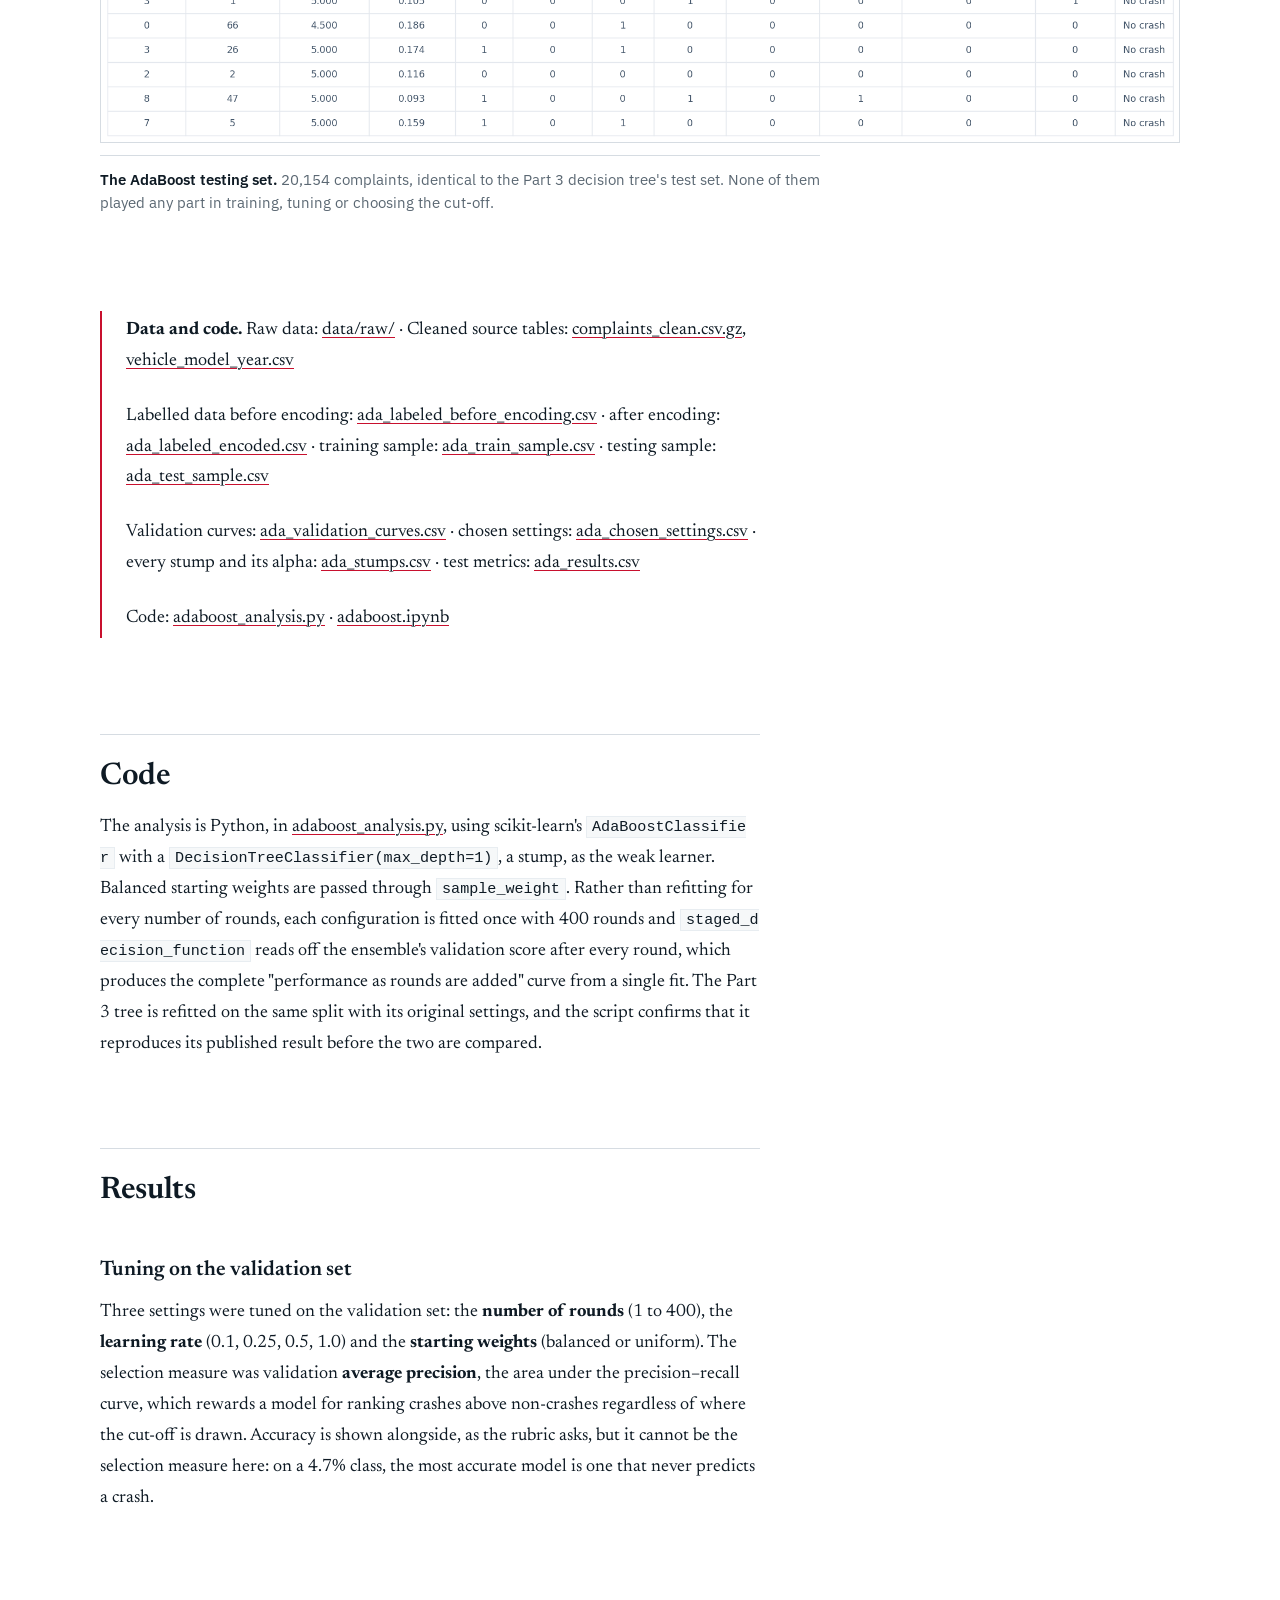
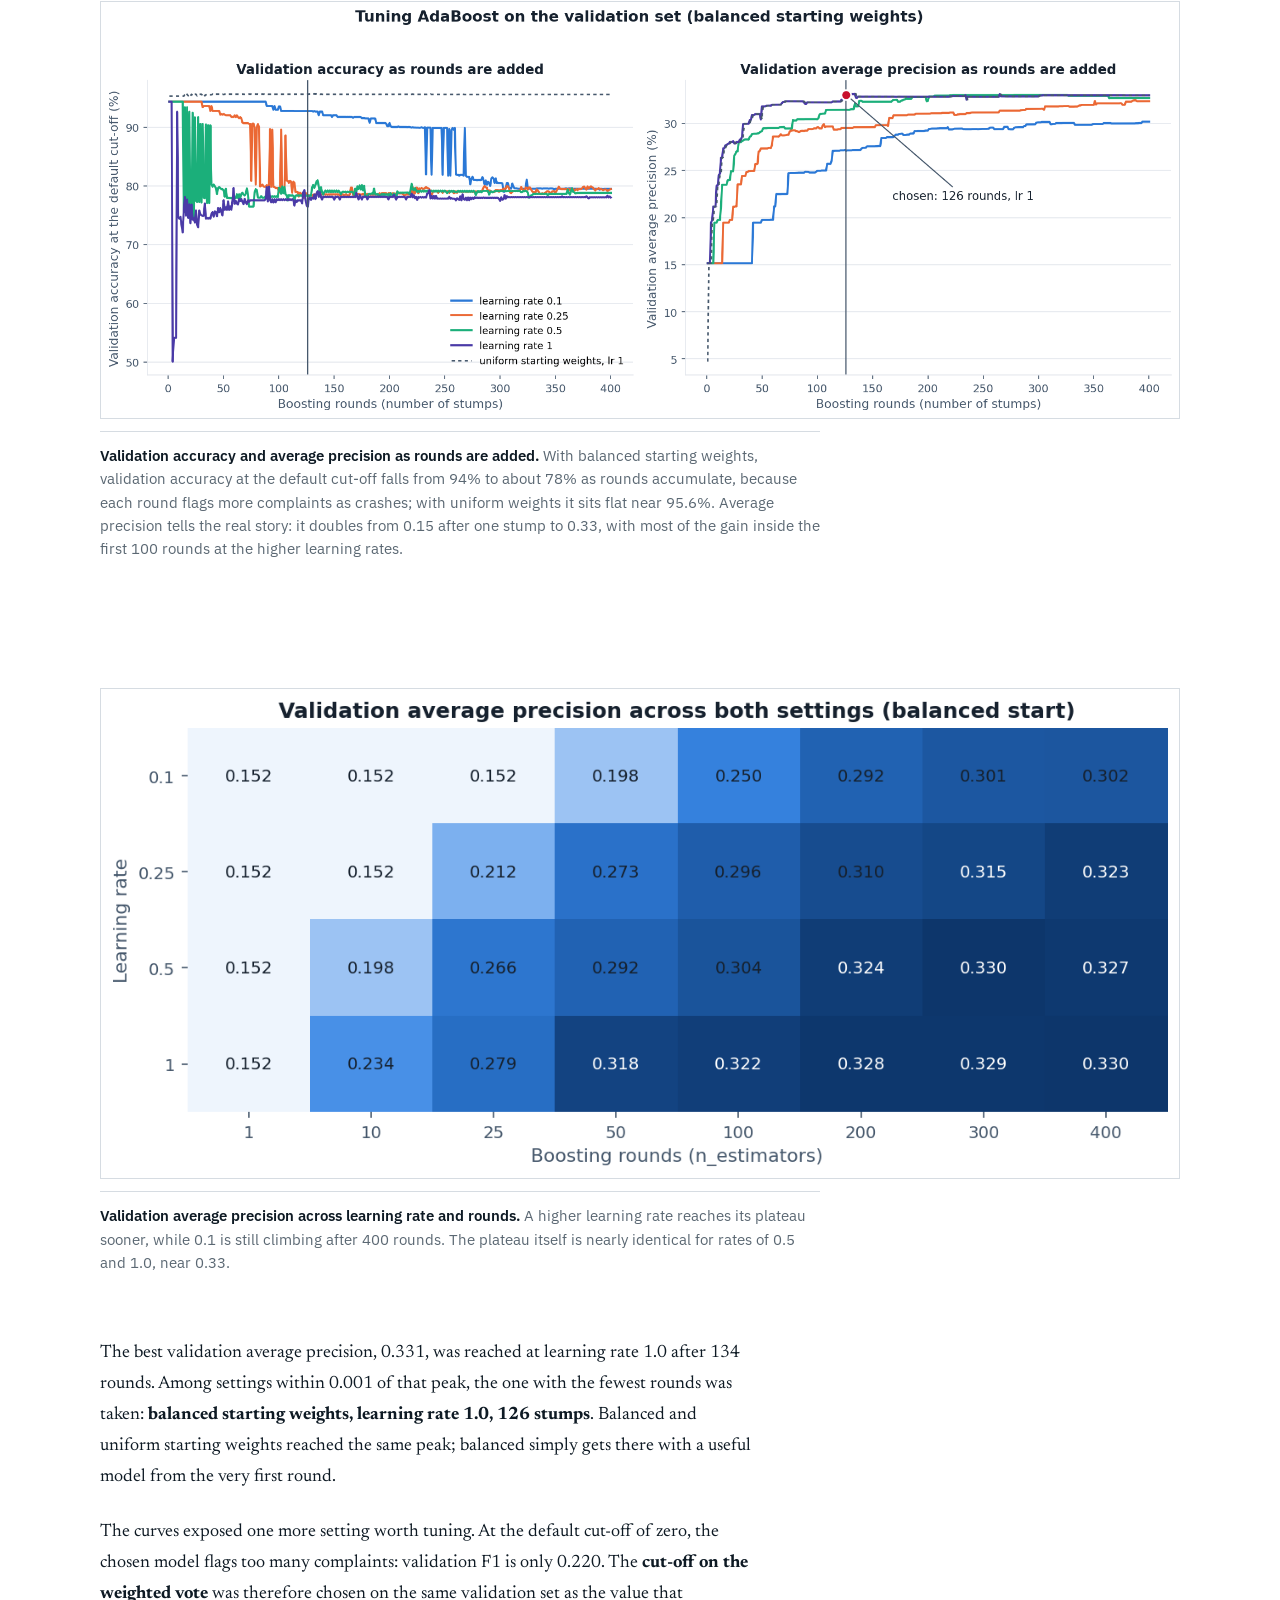
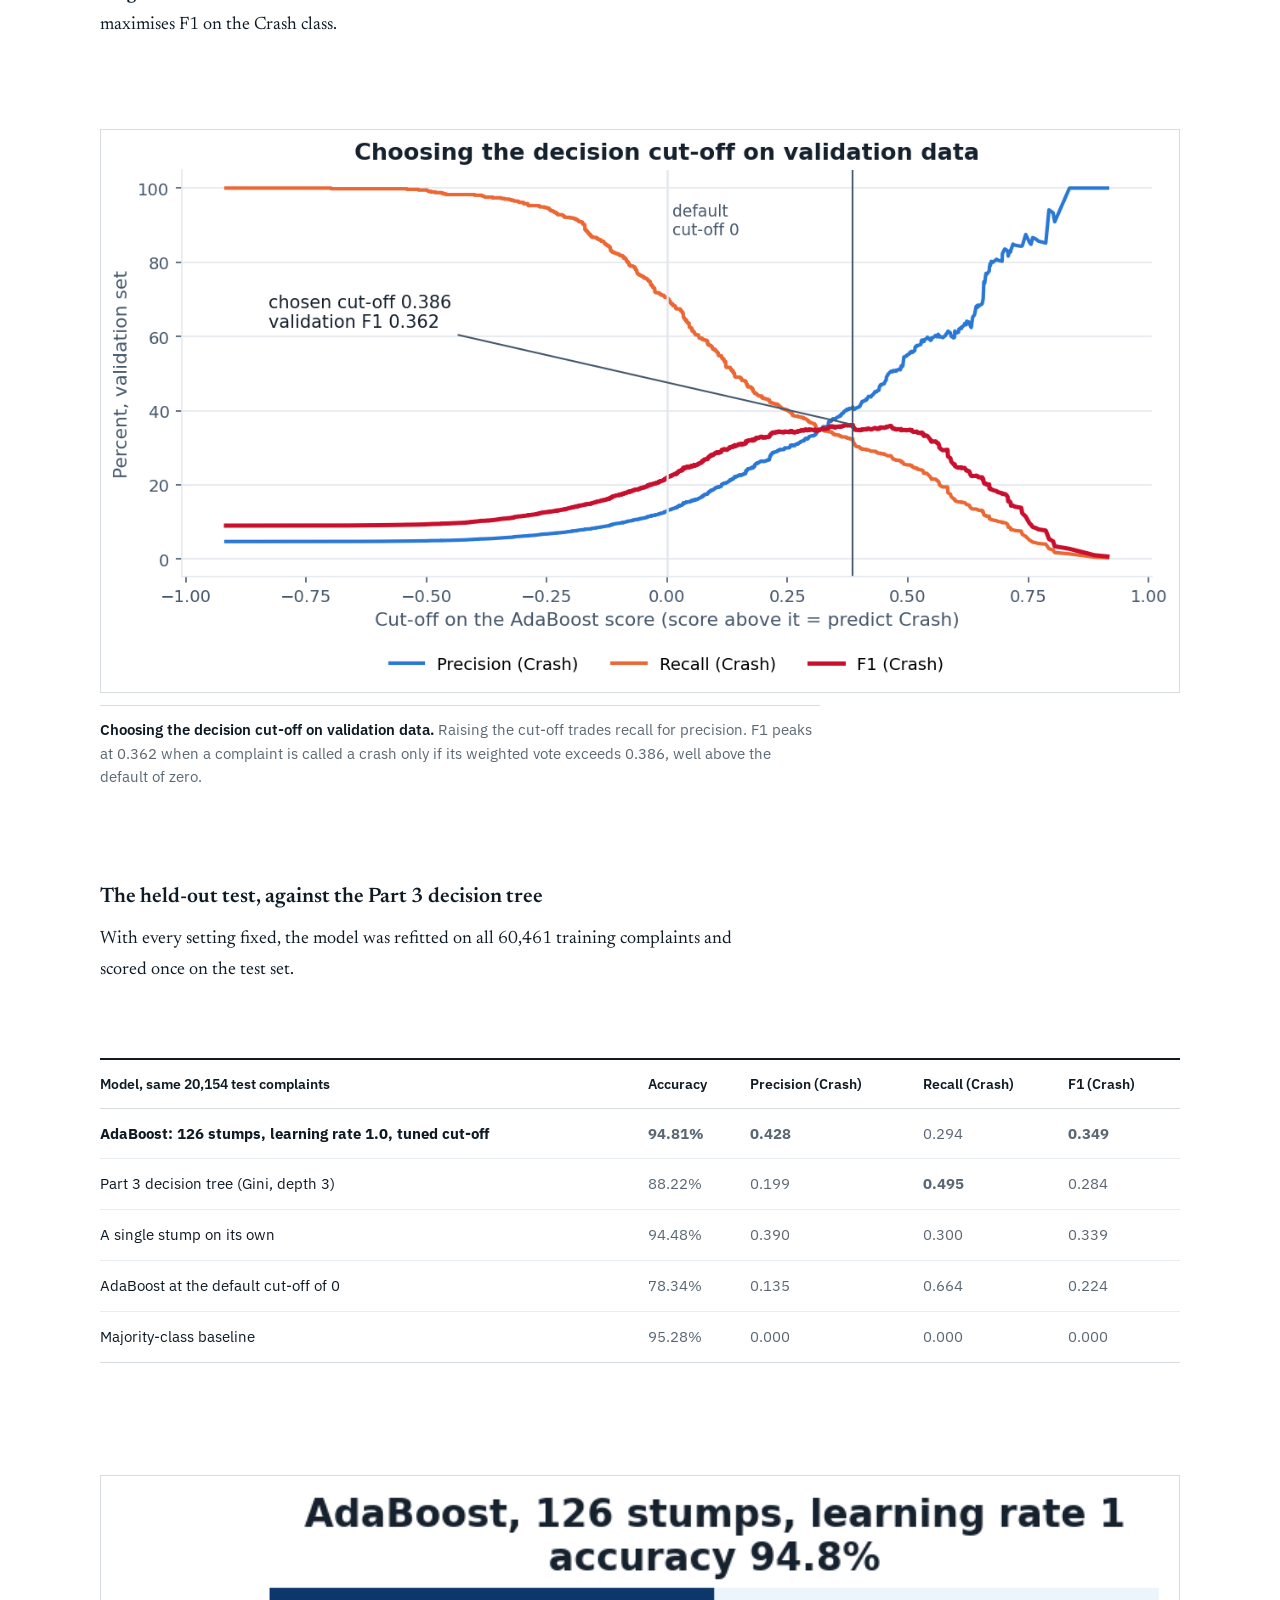
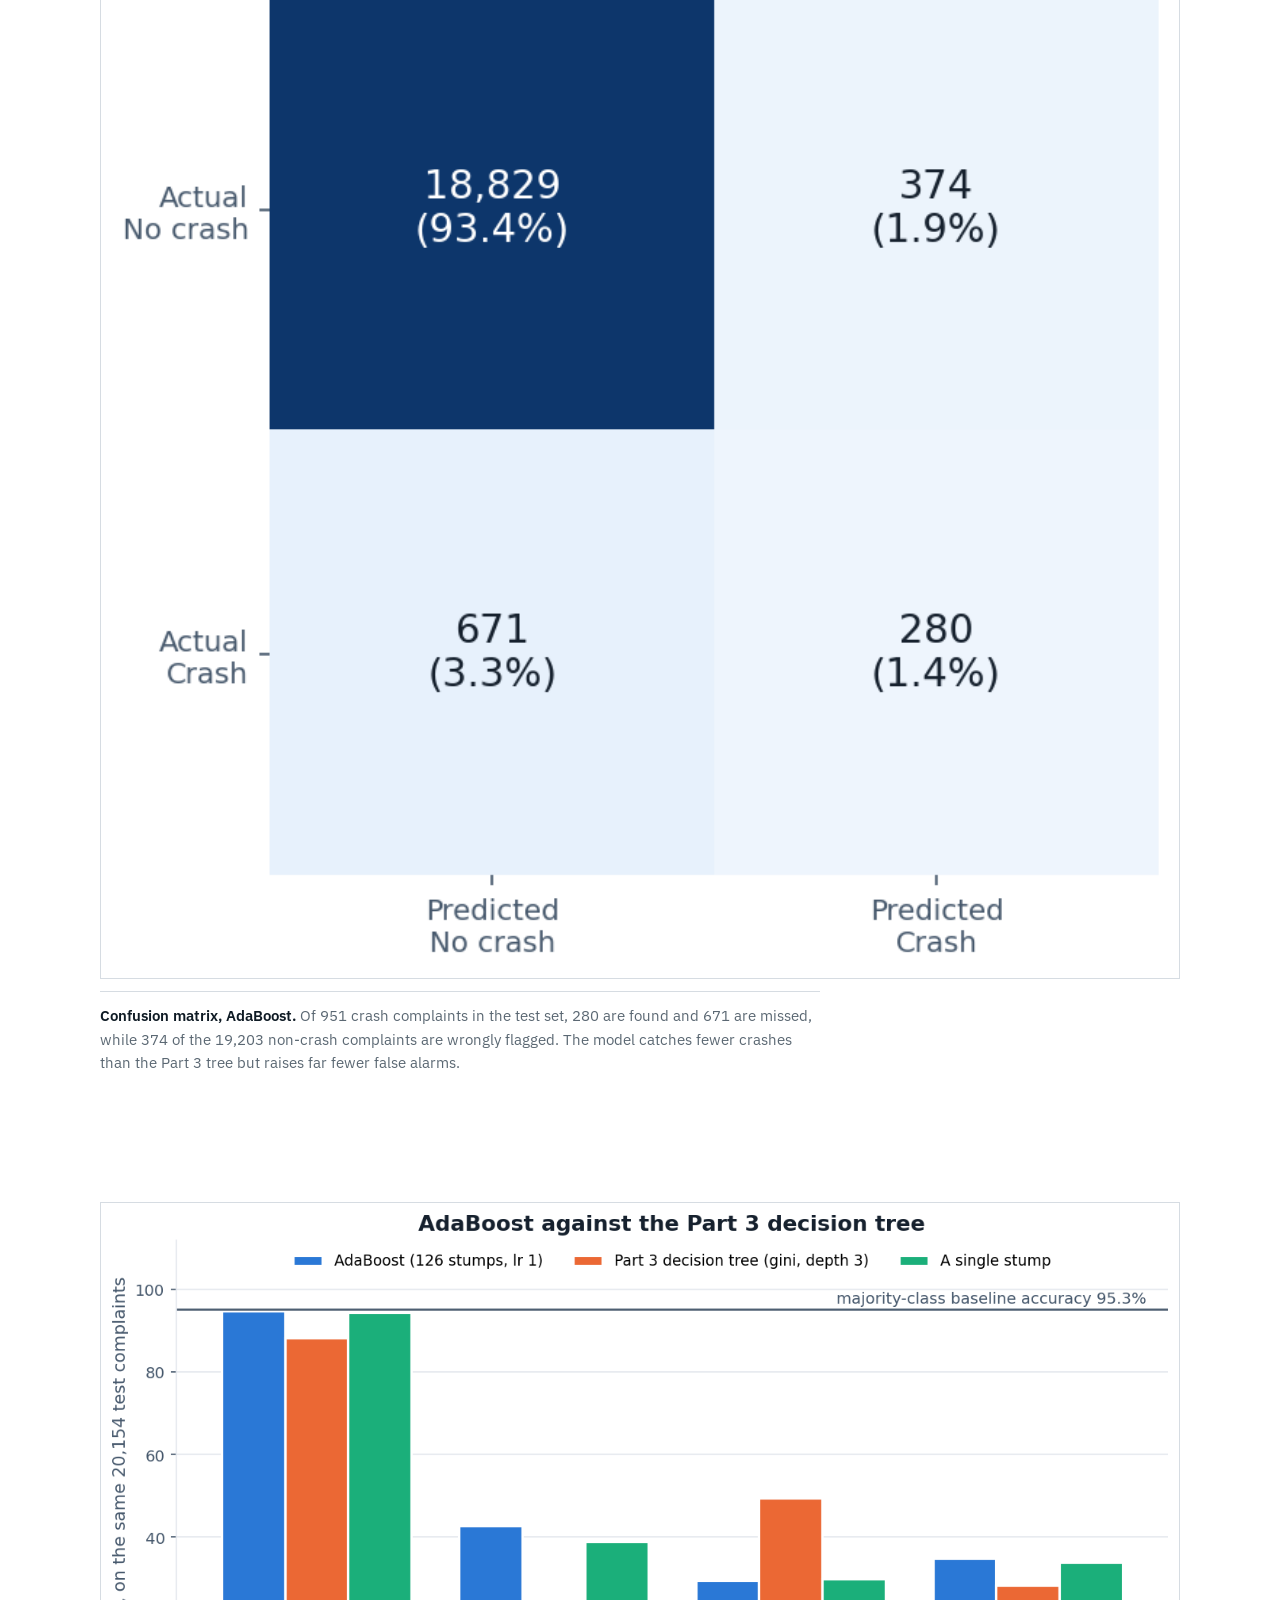
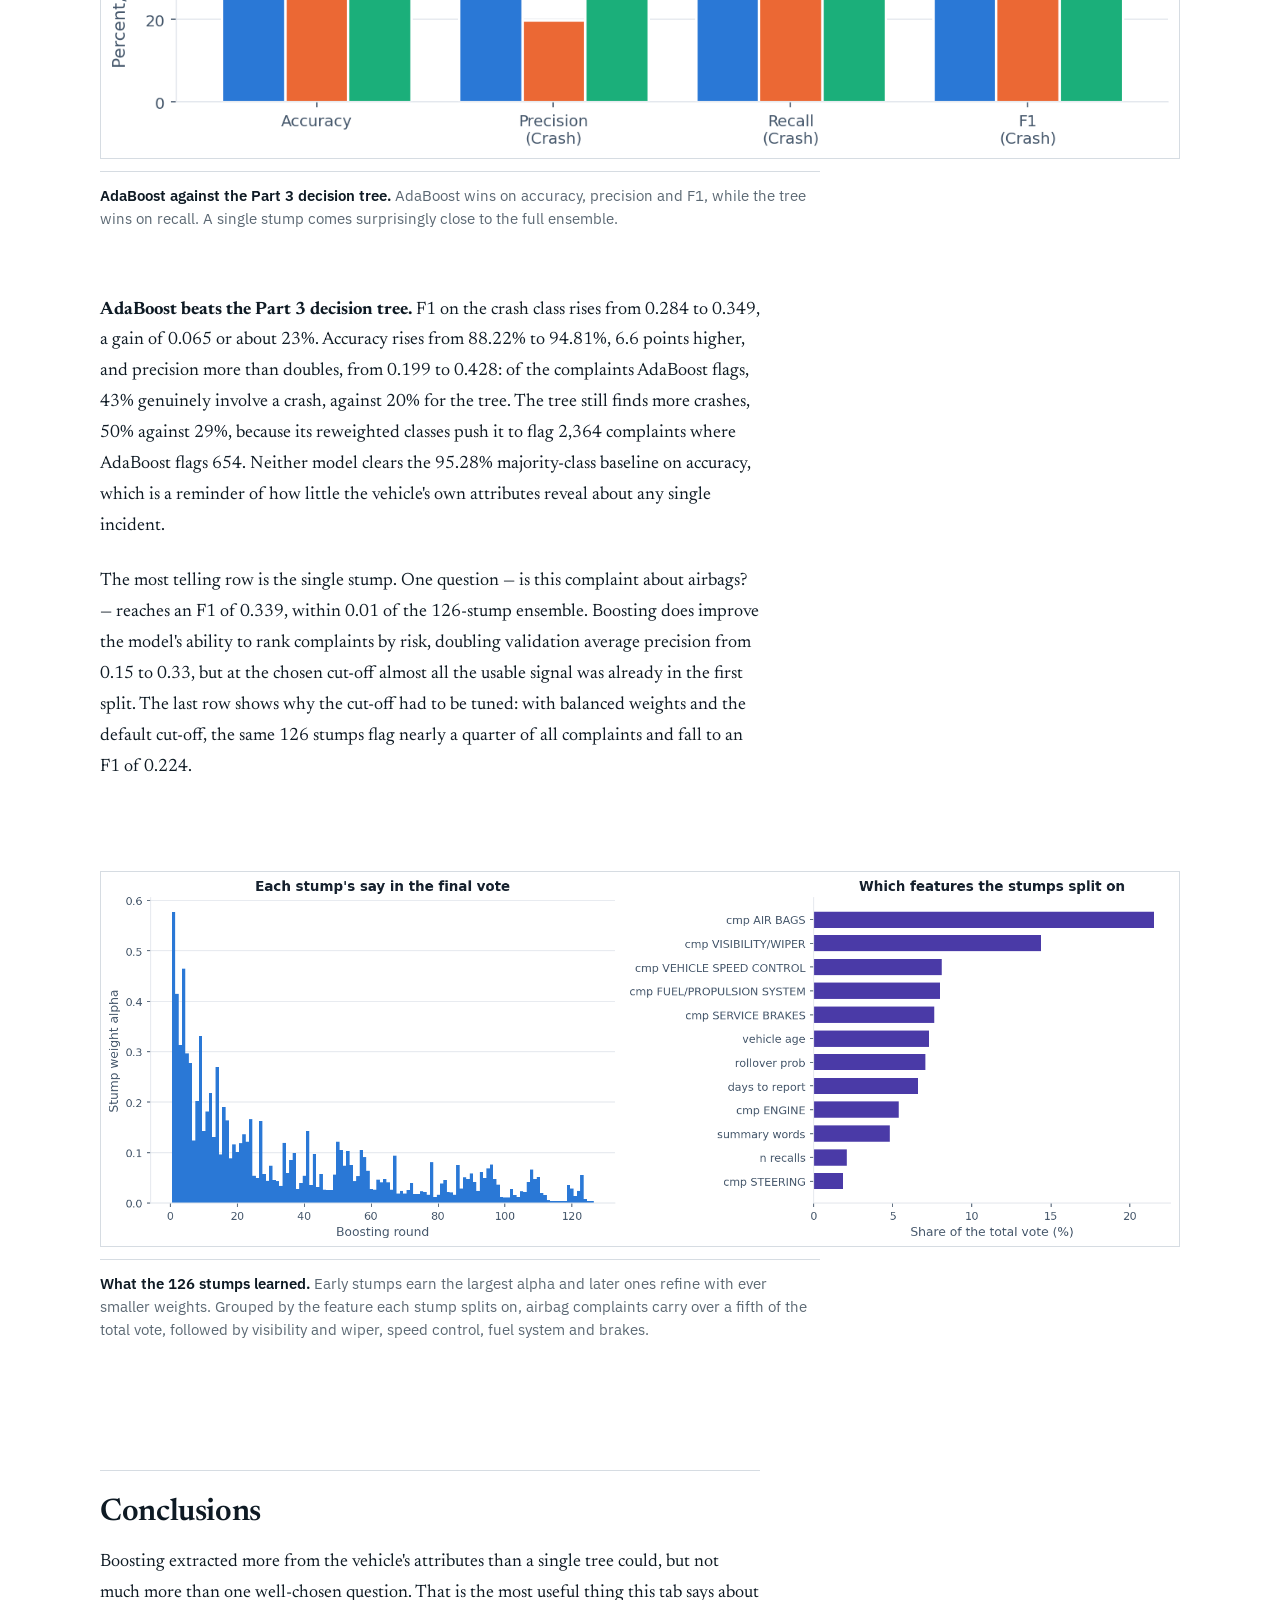
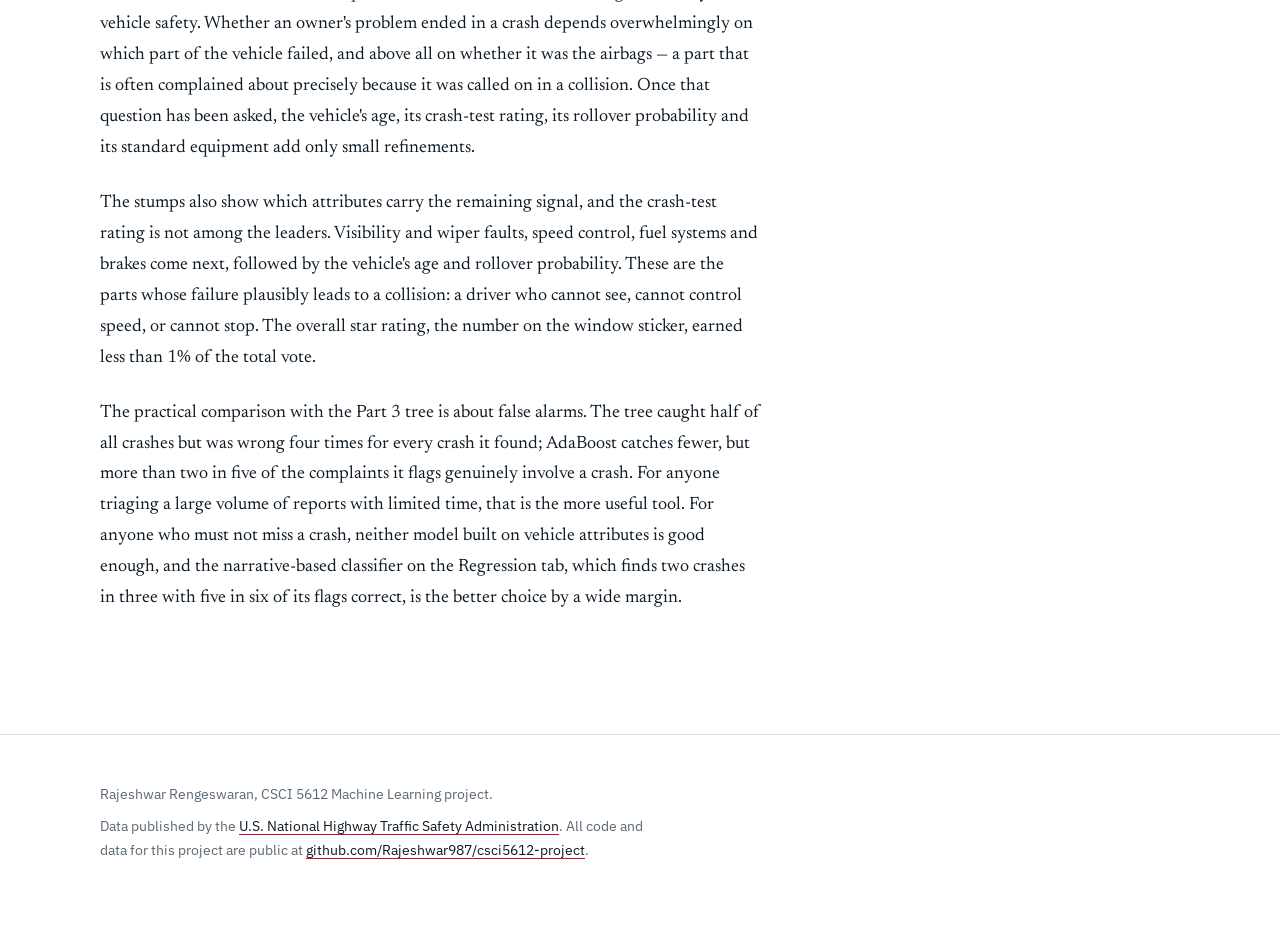
<file: adaboost.html>
<!DOCTYPE html>
<html lang="en">
<head>
<meta charset="utf-8">
<meta name="viewport" content="width=device-width, initial-scale=1">
<title>AdaBoost | Vehicle Safety Project</title>
<meta name="description" content="AdaBoost with decision stumps predicting crashes from vehicle attributes, tuned on validation data and compared with the Part 3 decision tree.">
<link rel="preconnect" href="https://fonts.googleapis.com">
<link rel="preconnect" href="https://fonts.gstatic.com" crossorigin>
<link href="https://fonts.googleapis.com/css2?family=IBM+Plex+Sans:wght@400;500;600&family=Newsreader:ital,opsz,wght@0,6..72,400;0,6..72,600;1,6..72,400&display=swap" rel="stylesheet">
<link rel="stylesheet" href="assets/css/style.css">
</head>
<body>
<header class="masthead">
  <div class="wrap">
    <p class="course">Rajeshwar Rengeswaran, CSCI 5612 Machine Learning</p>
    <h1>Rated Safe, Reported Broken</h1>
    <p class="byline">What crash-test scores miss about how vehicles actually fail</p>
  </div>
</header>
<nav class="tabs" aria-label="Project sections">
  <div class="wrap">
      <a href="index.html">Introduction</a>
      <a href="dataprep_eda.html">DataPrep_EDA</a>
      <a href="clustering.html">Clustering</a>
      <a href="pca.html">PCA</a>
      <a href="naivebayes.html">NaiveBayes</a>
      <a href="dectrees.html">DecTrees</a>
      <a href="regression.html">Regression</a>
      <a href="adaboost.html" class="active">AdaBoost</a>
      <a href="gradientboosting.html">GradientBoosting</a>
      <a href="xgboost.html">XGBoost</a>
      <a href="conclusions.html">Conclusions</a>
      <a href="about.html">About Me</a>
  </div>
</nav>
<main>
<h2>AdaBoost</h2>

<p class="lede">The Decision Trees tab built single trees to predict crashes
from a vehicle's attributes and found only a weak signal. This tab asks whether
hundreds of deliberately tiny trees, each correcting the last, can extract more
from exactly the same data.</p>

<h2>Overview</h2>

<p><b>Boosting</b> builds a strong model out of many weak ones by training them
one after another, with each new model concentrating on the cases the earlier
ones got wrong. It is easiest to understand by contrast with <b>bagging</b>, the
idea behind random forests. Bagging draws many random samples of the training
data, grows a full, independent tree on each, and lets them vote with equal
weight; because the trees are built separately they can be built at the same
time, and averaging them mainly reduces variance. Boosting is sequential: tree
two cannot be built until tree one exists, because tree two is trained on data
reweighted by tree one's mistakes. Each model is weak on its own, and boosting
mainly reduces bias by adding them up.</p>

<figure>
  <img src="figures/ada_concept_bagging_vs_boosting.png" alt="Bagging and boosting compared">
  <figcaption><b>Bagging and boosting compared.</b> Bagging trains full trees independently on random samples and gives each an equal vote. Boosting trains small trees one after another on reweighted data, and each tree's vote is weighted by how accurate it was.</figcaption>
</figure>

<p><b>AdaBoost</b> (adaptive boosting) is the original boosting algorithm, and
here its weak learners are <b>decision stumps</b>: trees with a single split,
one question with two answers, such as "is the complaint about airbags?". A
stump on its own is barely better than guessing, which is the point. Training
proceeds in rounds:</p>
<ul>
  <li><b>Start</b> with a weight on every training row. Here the weights are
      balanced so that the 4.7% of crash rows carry half the total weight,
      the same correction the Part 3 tree used.</li>
  <li><b>Fit a stump</b> that minimises the <i>weighted</i> error, so rows with
      large weights count for more.</li>
  <li><b>Score the stump.</b> Its weight in the final vote is
      &alpha;<sub>m</sub> = learning rate &times; ln((1 &minus; error) / error).
      A stump with low weighted error earns a large &alpha;; a stump no better
      than a coin flip, at error 0.5, earns &alpha; = 0 and is ignored; a stump
      worse than chance gets a negative &alpha;, so its vote is reversed.</li>
  <li><b>Reweight the rows.</b> Every row the stump got wrong has its weight
      multiplied by <i>e</i><sup>&alpha;</sup>, then all weights are rescaled to
      sum to one. Misclassified rows therefore grow, and the next stump is
      forced to pay attention to them.</li>
  <li><b>Repeat</b> for the chosen number of rounds.</li>
</ul>

<figure>
  <img src="figures/ada_concept_reweighting.png" alt="Three real rounds of AdaBoost on a small example">
  <figcaption><b>Three real rounds of AdaBoost on a small example.</b> Marker size shows each row's weight. The rows circled as mistakes in one round grow before the next, so each new stump places its split where the previous ones failed, and three weak stumps together classify 90% of the points correctly.</figcaption>
</figure>

<p>The <b>final prediction is a weighted vote</b>: every stump votes +1 for
Crash or &minus;1 for No crash, each vote is multiplied by that stump's
&alpha;, and the votes are summed. A positive total means Crash. Accurate
stumps therefore have a larger say than marginal ones. The total can also be
compared against a cut-off other than zero, which turns out to matter on this
data. The <b>learning rate</b> scales every &alpha; down: a smaller rate means
each stump changes the ensemble less, so more rounds are needed, but the result
is usually smoother.</p>

<figure>
  <img src="figures/ada_concept_alpha.png" alt="How a stump's error becomes its say in the vote">
  <figcaption><b>How a stump's error becomes its say in the vote.</b> Alpha is large when the weighted error is small, zero at an error of 0.5, and negative beyond it. This single curve is what lets AdaBoost combine learners of very different quality without any of them being chosen by hand.</figcaption>
</figure>

<p><b>How it is used here.</b> The task, the 29 features and the train/test
split are identical to the Decision Trees tab: predict whether a complaint
involved a crash from the vehicle's age, rating, rollover probability,
equipment, recall count, body segment and the component involved, without
reading the narrative. Keeping everything identical means any difference from
the Part 3 tree is due to boosting alone.</p>

<h2>Data Prep</h2>

<p>AdaBoost is supervised, so it needs <b>labelled data</b>; the label is the
crash field on the federal complaint form, exactly as before. Joining each
complaint to its rated vehicle leaves <b>80,615 labelled complaints</b>.</p>

<p>scikit-learn's AdaBoost, like its trees, accepts <b>only numeric input</b>.
Two of the eleven raw columns are text: the body segment (SUV, Sedan, Truck and
so on) and the component the complaint concerns. Both were converted with
<b>one-hot encoding</b>, which replaces one text column with one 0/1 column per
category: a Sedan complaint gets a 1 in <code>seg_Sedan</code> and 0 in every
other segment column. The component field has 41 categories, so the twelve
most common were kept and the rest grouped as <code>cmp_OTHER</code> to stop
the encoding from exploding. Nine numeric columns, seven segment columns and
thirteen component columns make <b>29 numeric features</b>. The two images
below show the step itself.</p>

<figure>
  <img src="figures/ada_sample_before.png" alt="BEFORE encoding: two columns are still text">
  <figcaption><b>BEFORE encoding: two columns are still text.</b> The segment and component columns hold words, which AdaBoost cannot split on. Everything else is already numeric.</figcaption>
</figure>

<figure>
  <img src="figures/ada_sample_encoded.png" alt="AFTER one-hot encoding: every category is its own 0/1 column">
  <figcaption><b>AFTER one-hot encoding: every category is its own 0/1 column.</b> Each complaint now has a 1 in exactly one segment column and one component column, with zeros in the rest. A subset of the 29 columns is shown, with the label still in the final column.</figcaption>
</figure>

<p>The train/test split is the Decision Trees split reproduced exactly:
<b>75/25, stratified on the label, same seed</b>, giving 60,461 training and
20,154 testing complaints, each with the same 4.72% crash rate. The code
asserts that the sets share no rows and that the test set matches the Part 3
test set row for row. The two must be disjoint because a boosted model, given
enough rounds, can fit its training rows almost perfectly; scoring it on those
same rows would report a skill it does not have.</p>

<p>One more split was needed. AdaBoost has settings to choose, and choosing
them on the test set would quietly turn the test set into training data. So
<b>20% of the training set was held back as a validation set</b>, stratified
the same way: the model was tuned by training on 48,368 rows and checking on
12,093, and the test set was used once, after every choice was fixed.</p>

<figure>
  <img src="figures/ada_sample_train.png" alt="The AdaBoost training set">
  <figcaption><b>The AdaBoost training set.</b> 60,461 complaints. During tuning, 12,093 of these were held out as the validation set; the final model was then refitted on all of them.</figcaption>
</figure>

<figure>
  <img src="figures/ada_sample_test.png" alt="The AdaBoost testing set">
  <figcaption><b>The AdaBoost testing set.</b> 20,154 complaints, identical to the Part 3 decision tree's test set. None of them played any part in training, tuning or choosing the cut-off.</figcaption>
</figure>

<div class="callout">
  <p><b>Data and code.</b>
  Raw data: <a href="https://github.com/Rajeshwar987/csci5612-project/blob/main/data/raw">data/raw/</a> &middot;
  Cleaned source tables:
  <a href="https://github.com/Rajeshwar987/csci5612-project/raw/main/data/clean/complaints_clean.csv.gz">complaints_clean.csv.gz</a>,
  <a href="https://github.com/Rajeshwar987/csci5612-project/raw/main/data/clean/vehicle_model_year.csv">vehicle_model_year.csv</a></p>
  <p>Labelled data before encoding:
  <a href="https://github.com/Rajeshwar987/csci5612-project/raw/main/data/clean/ada_labeled_before_encoding.csv">ada_labeled_before_encoding.csv</a> &middot;
  after encoding: <a href="https://github.com/Rajeshwar987/csci5612-project/raw/main/data/clean/ada_labeled_encoded.csv">ada_labeled_encoded.csv</a> &middot;
  training sample: <a href="https://github.com/Rajeshwar987/csci5612-project/raw/main/data/clean/ada_train_sample.csv">ada_train_sample.csv</a> &middot;
  testing sample: <a href="https://github.com/Rajeshwar987/csci5612-project/raw/main/data/clean/ada_test_sample.csv">ada_test_sample.csv</a></p>
  <p>Validation curves: <a href="https://github.com/Rajeshwar987/csci5612-project/raw/main/data/clean/ada_validation_curves.csv">ada_validation_curves.csv</a> &middot;
  chosen settings: <a href="https://github.com/Rajeshwar987/csci5612-project/raw/main/data/clean/ada_chosen_settings.csv">ada_chosen_settings.csv</a> &middot;
  every stump and its alpha: <a href="https://github.com/Rajeshwar987/csci5612-project/raw/main/data/clean/ada_stumps.csv">ada_stumps.csv</a> &middot;
  test metrics: <a href="https://github.com/Rajeshwar987/csci5612-project/raw/main/data/clean/ada_results.csv">ada_results.csv</a></p>
  <p>Code: <a href="https://github.com/Rajeshwar987/csci5612-project/blob/main/code/adaboost_analysis.py">adaboost_analysis.py</a>
  &middot; <a href="https://github.com/Rajeshwar987/csci5612-project/blob/main/notebooks/adaboost.ipynb">adaboost.ipynb</a></p>
</div>

<h2>Code</h2>

<p>The analysis is Python, in
<a href="https://github.com/Rajeshwar987/csci5612-project/blob/main/code/adaboost_analysis.py">adaboost_analysis.py</a>, using
scikit-learn's <code>AdaBoostClassifier</code> with a
<code>DecisionTreeClassifier(max_depth=1)</code>, a stump, as the weak learner.
Balanced starting weights are passed through <code>sample_weight</code>. Rather
than refitting for every number of rounds, each configuration is fitted once
with 400 rounds and <code>staged_decision_function</code> reads off the
ensemble's validation score after every round, which produces the complete
"performance as rounds are added" curve from a single fit. The Part 3 tree is
refitted on the same split with its original settings, and the script confirms
that it reproduces its published result before the two are compared.</p>

<h2>Results</h2>

<h3>Tuning on the validation set</h3>

<p>Three settings were tuned on the validation set: the <b>number of
rounds</b> (1 to 400), the <b>learning rate</b> (0.1, 0.25, 0.5, 1.0) and the
<b>starting weights</b> (balanced or uniform). The selection measure was
validation <b>average precision</b>, the area under the precision&ndash;recall
curve, which rewards a model for ranking crashes above non-crashes regardless
of where the cut-off is drawn. Accuracy is shown alongside, as the rubric asks,
but it cannot be the selection measure here: on a 4.7% class, the most accurate
model is one that never predicts a crash.</p>

<figure>
  <img src="figures/ada_fig_validation_curves.png" alt="Validation accuracy and average precision as rounds are added">
  <figcaption><b>Validation accuracy and average precision as rounds are added.</b> With balanced starting weights, validation accuracy at the default cut-off falls from 94% to about 78% as rounds accumulate, because each round flags more complaints as crashes; with uniform weights it sits flat near 95.6%. Average precision tells the real story: it doubles from 0.15 after one stump to 0.33, with most of the gain inside the first 100 rounds at the higher learning rates.</figcaption>
</figure>

<figure>
  <img src="figures/ada_fig_tuning_grid.png" alt="Validation average precision across learning rate and rounds">
  <figcaption><b>Validation average precision across learning rate and rounds.</b> A higher learning rate reaches its plateau sooner, while 0.1 is still climbing after 400 rounds. The plateau itself is nearly identical for rates of 0.5 and 1.0, near 0.33.</figcaption>
</figure>

<p>The best validation average precision, 0.331, was reached at learning rate
1.0 after 134 rounds. Among settings within 0.001 of that peak, the one with
the fewest rounds was taken: <b>balanced starting weights, learning rate 1.0,
126 stumps</b>. Balanced and uniform starting weights reached the same peak;
balanced simply gets there with a useful model from the very first round.</p>

<p>The curves exposed one more setting worth tuning. At the default cut-off
of zero, the chosen model flags too many complaints: validation F1 is only
0.220. The <b>cut-off on the weighted vote</b> was therefore chosen on the same
validation set as the value that maximises F1 on the Crash class.</p>

<figure>
  <img src="figures/ada_fig_threshold.png" alt="Choosing the decision cut-off on validation data">
  <figcaption><b>Choosing the decision cut-off on validation data.</b> Raising the cut-off trades recall for precision. F1 peaks at 0.362 when a complaint is called a crash only if its weighted vote exceeds 0.386, well above the default of zero.</figcaption>
</figure>

<h3>The held-out test, against the Part 3 decision tree</h3>

<p>With every setting fixed, the model was refitted on all 60,461 training
complaints and scored once on the test set.</p>

<div class="table-wrap">
<table>
  <thead><tr><th>Model, same 20,154 test complaints</th><th>Accuracy</th><th>Precision (Crash)</th><th>Recall (Crash)</th><th>F1 (Crash)</th></tr></thead>
  <tbody>
    <tr><td><b>AdaBoost: 126 stumps, learning rate 1.0, tuned cut-off</b></td><td><b>94.81%</b></td><td><b>0.428</b></td><td>0.294</td><td><b>0.349</b></td></tr>
    <tr><td>Part 3 decision tree (Gini, depth 3)</td><td>88.22%</td><td>0.199</td><td><b>0.495</b></td><td>0.284</td></tr>
    <tr><td>A single stump on its own</td><td>94.48%</td><td>0.390</td><td>0.300</td><td>0.339</td></tr>
    <tr><td>AdaBoost at the default cut-off of 0</td><td>78.34%</td><td>0.135</td><td>0.664</td><td>0.224</td></tr>
    <tr><td>Majority-class baseline</td><td>95.28%</td><td>0.000</td><td>0.000</td><td>0.000</td></tr>
  </tbody>
</table>
</div>

<figure>
  <img src="figures/ada_fig_confusion.png" alt="Confusion matrix, AdaBoost">
  <figcaption><b>Confusion matrix, AdaBoost.</b> Of 951 crash complaints in the test set, 280 are found and 671 are missed, while 374 of the 19,203 non-crash complaints are wrongly flagged. The model catches fewer crashes than the Part 3 tree but raises far fewer false alarms.</figcaption>
</figure>

<figure>
  <img src="figures/ada_fig_vs_tree.png" alt="AdaBoost against the Part 3 decision tree">
  <figcaption><b>AdaBoost against the Part 3 decision tree.</b> AdaBoost wins on accuracy, precision and F1, while the tree wins on recall. A single stump comes surprisingly close to the full ensemble.</figcaption>
</figure>

<p><b>AdaBoost beats the Part 3 decision tree.</b> F1 on the crash class rises
from 0.284 to 0.349, a gain of 0.065 or about 23%. Accuracy rises from 88.22% to
94.81%, 6.6 points higher, and precision more than doubles, from 0.199 to 0.428:
of the complaints AdaBoost flags, 43% genuinely involve a crash, against 20% for
the tree. The tree still finds more crashes, 50% against 29%, because its
reweighted classes push it to flag 2,364 complaints where AdaBoost flags 654.
Neither model clears the 95.28% majority-class baseline on accuracy, which is a
reminder of how little the vehicle's own attributes reveal about any single
incident.</p>

<p>The most telling row is the single stump. One question &mdash; is this
complaint about airbags? &mdash; reaches an F1 of 0.339, within 0.01 of the
126-stump ensemble. Boosting does improve the model's ability to rank
complaints by risk, doubling validation average precision from 0.15 to 0.33,
but at the chosen cut-off almost all the usable signal was already in the first
split. The last row shows why the cut-off had to be tuned: with balanced
weights and the default cut-off, the same 126 stumps flag nearly a quarter of
all complaints and fall to an F1 of 0.224.</p>

<figure>
  <img src="figures/ada_fig_stump_weights.png" alt="What the 126 stumps learned">
  <figcaption><b>What the 126 stumps learned.</b> Early stumps earn the largest alpha and later ones refine with ever smaller weights. Grouped by the feature each stump splits on, airbag complaints carry over a fifth of the total vote, followed by visibility and wiper, speed control, fuel system and brakes.</figcaption>
</figure>

<h2>Conclusions</h2>

<p>Boosting extracted more from the vehicle's attributes than a single tree
could, but not much more than one well-chosen question. That is the most useful
thing this tab says about vehicle safety. Whether an owner's problem ended in a
crash depends overwhelmingly on which part of the vehicle failed, and above all
on whether it was the airbags &mdash; a part that is often complained about
precisely because it was called on in a collision. Once that question has been
asked, the vehicle's age, its crash-test rating, its rollover probability and
its standard equipment add only small refinements.</p>

<p>The stumps also show which attributes carry the remaining signal, and the
crash-test rating is not among the leaders. Visibility and wiper faults, speed
control, fuel systems and brakes come next, followed by the vehicle's age and
rollover probability. These are the parts whose failure plausibly leads to a
collision: a driver who cannot see, cannot control speed, or cannot stop. The
overall star rating, the number on the window sticker, earned less than 1% of
the total vote.</p>

<p>The practical comparison with the Part 3 tree is about false alarms. The
tree caught half of all crashes but was wrong four times for every crash it
found; AdaBoost catches fewer, but more than two in five of the complaints it
flags genuinely involve a crash. For anyone triaging a large volume of reports
with limited time, that is the more useful tool. For anyone who must not miss
a crash, neither model built on vehicle attributes is good enough, and the
narrative-based classifier on the Regression tab, which finds two crashes in
three with five in six of its flags correct, is the better choice by a wide
margin.</p>
</main>
<footer><div class="wrap">
  <p>Rajeshwar Rengeswaran, CSCI 5612 Machine Learning project.</p>
  <p>Data published by the <a href="https://www.nhtsa.gov/">U.S. National Highway
  Traffic Safety Administration</a>. All code and data for this project are public at
  <a href="https://github.com/Rajeshwar987/csci5612-project">github.com/Rajeshwar987/csci5612-project</a>.</p>
</div></footer>
</body>
</html>
</file>
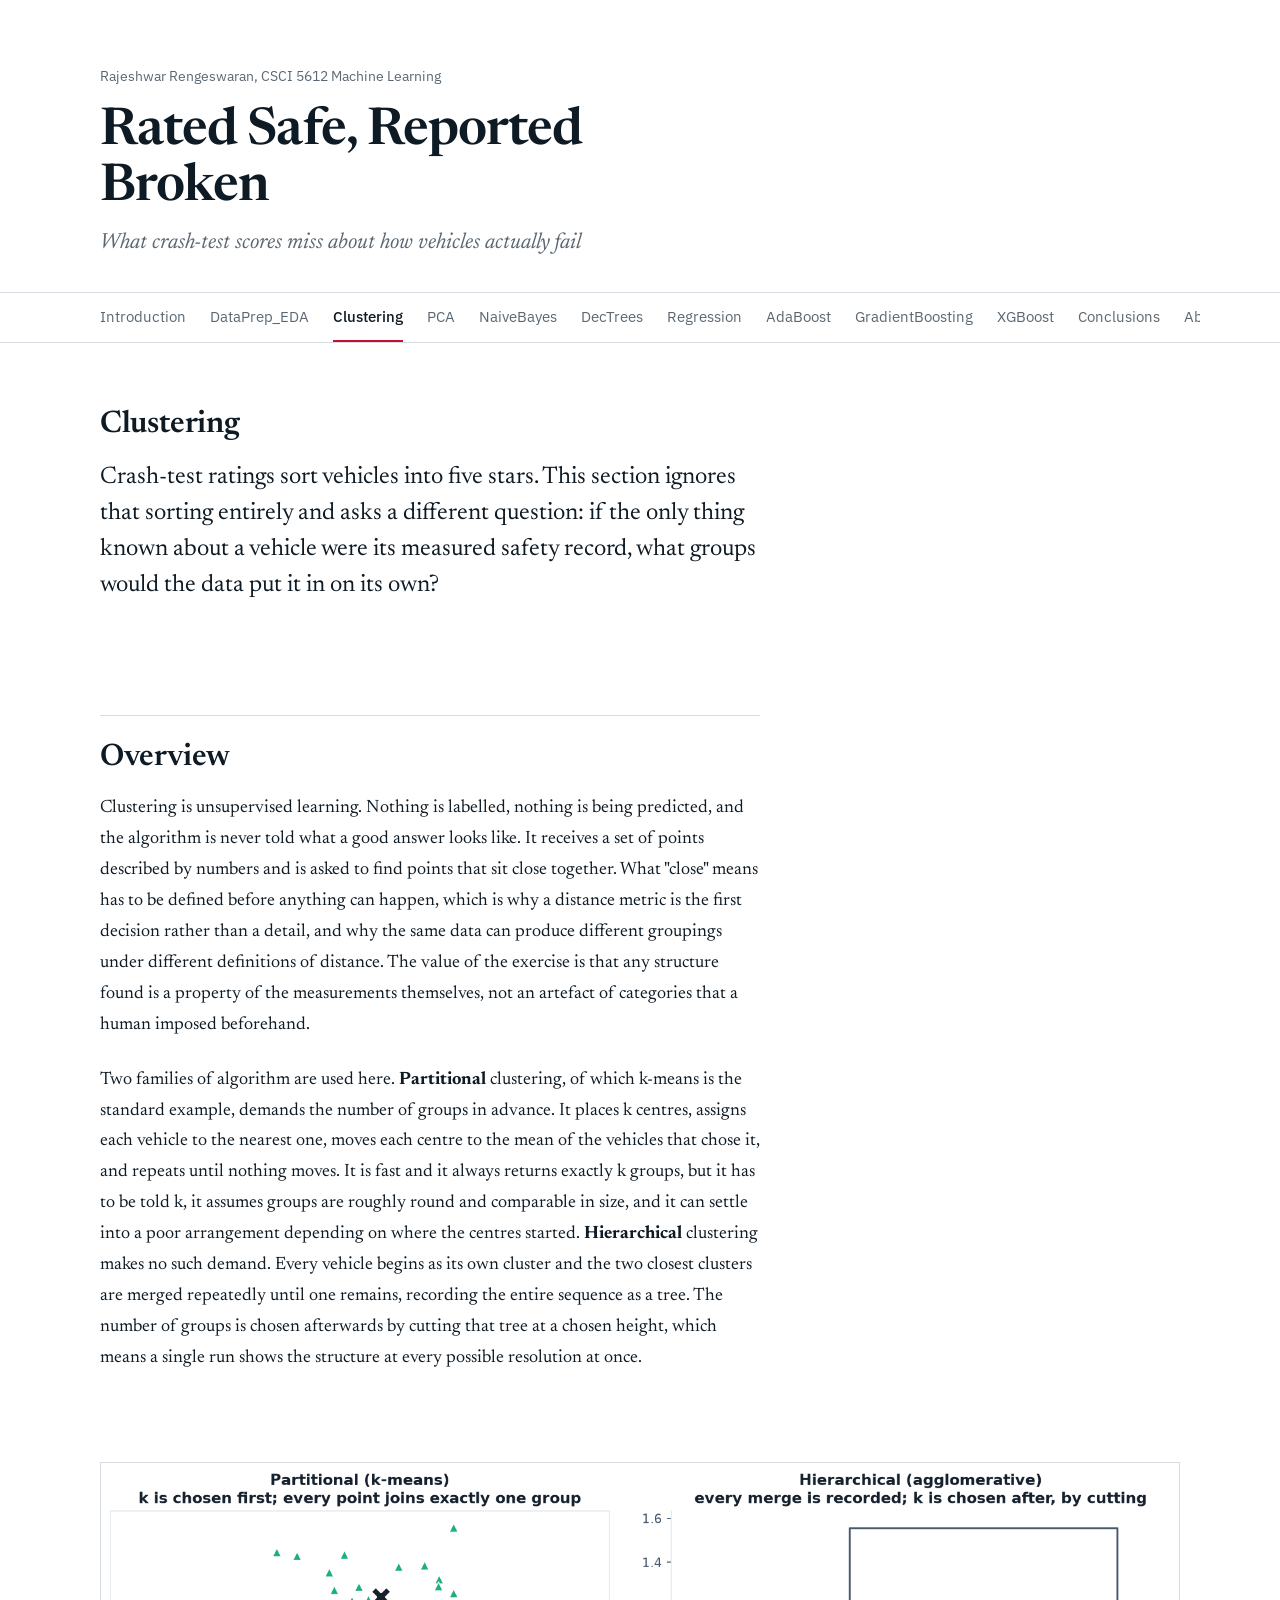
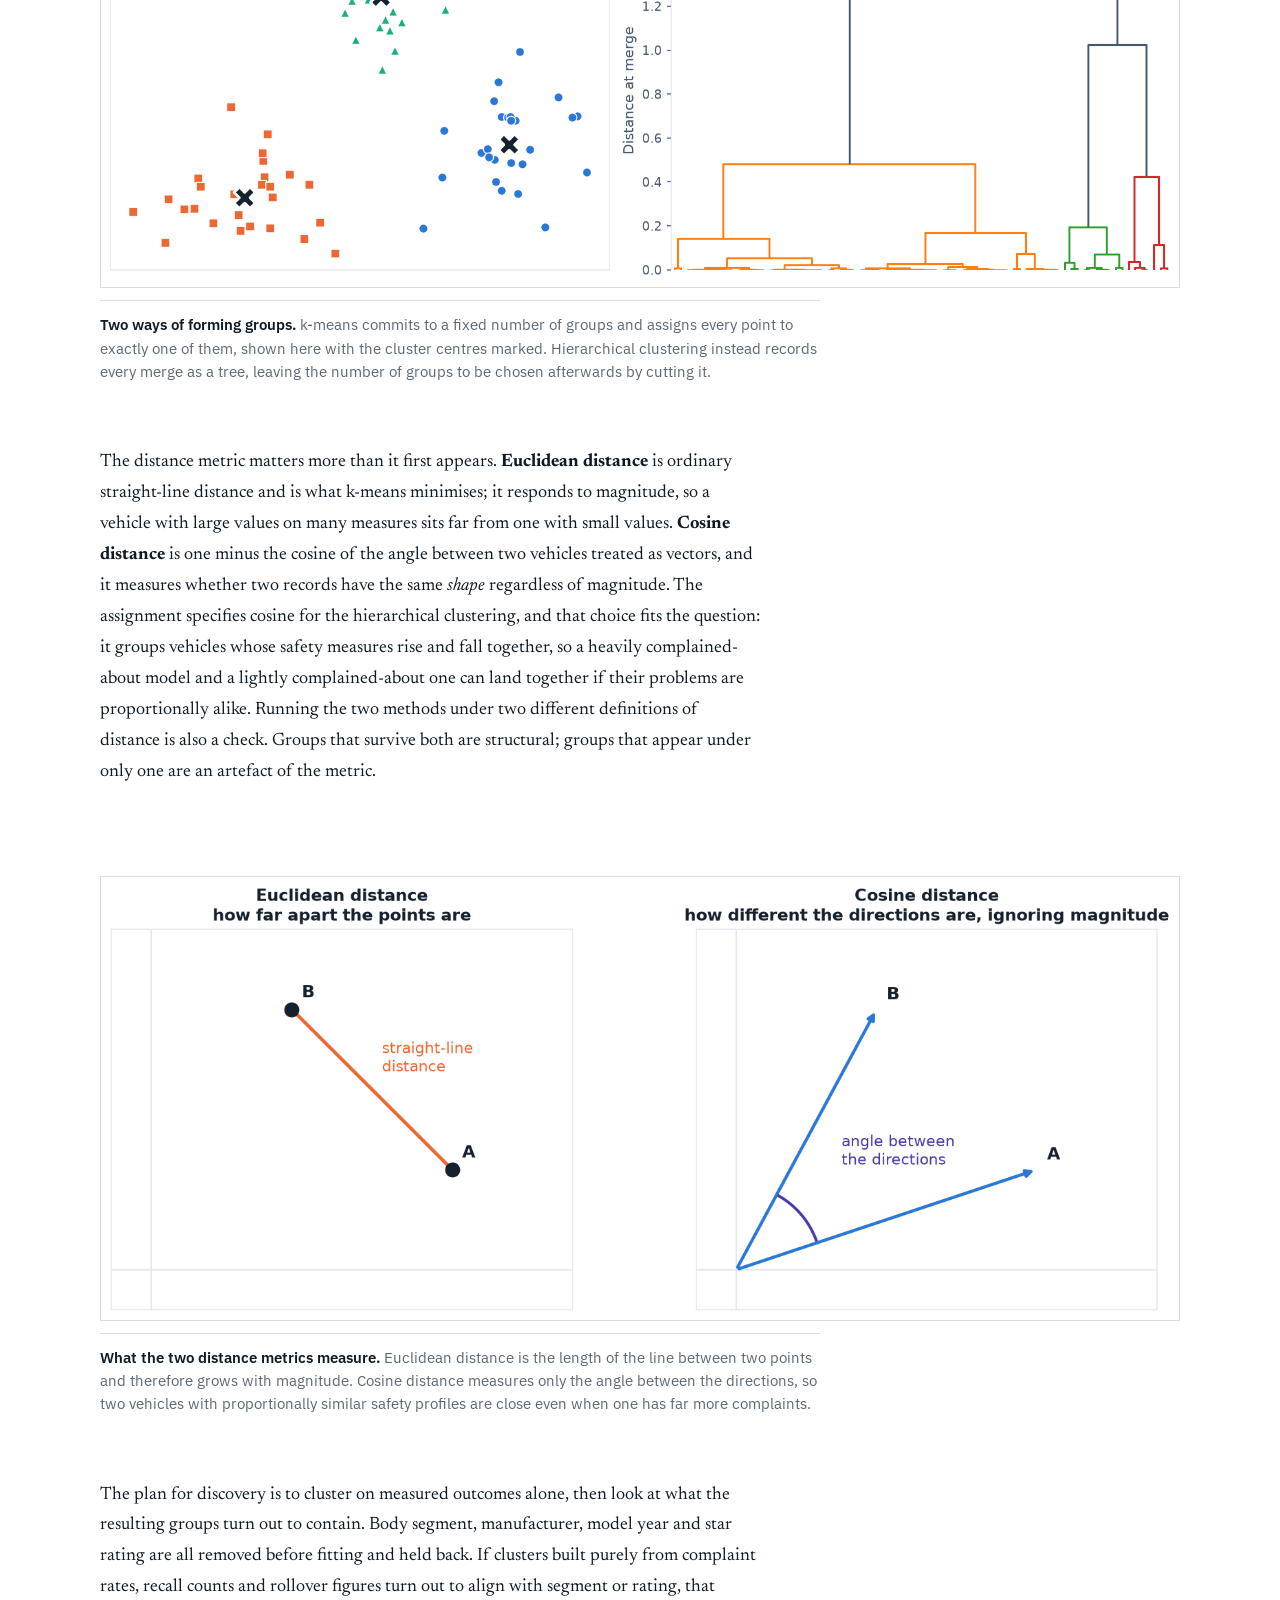
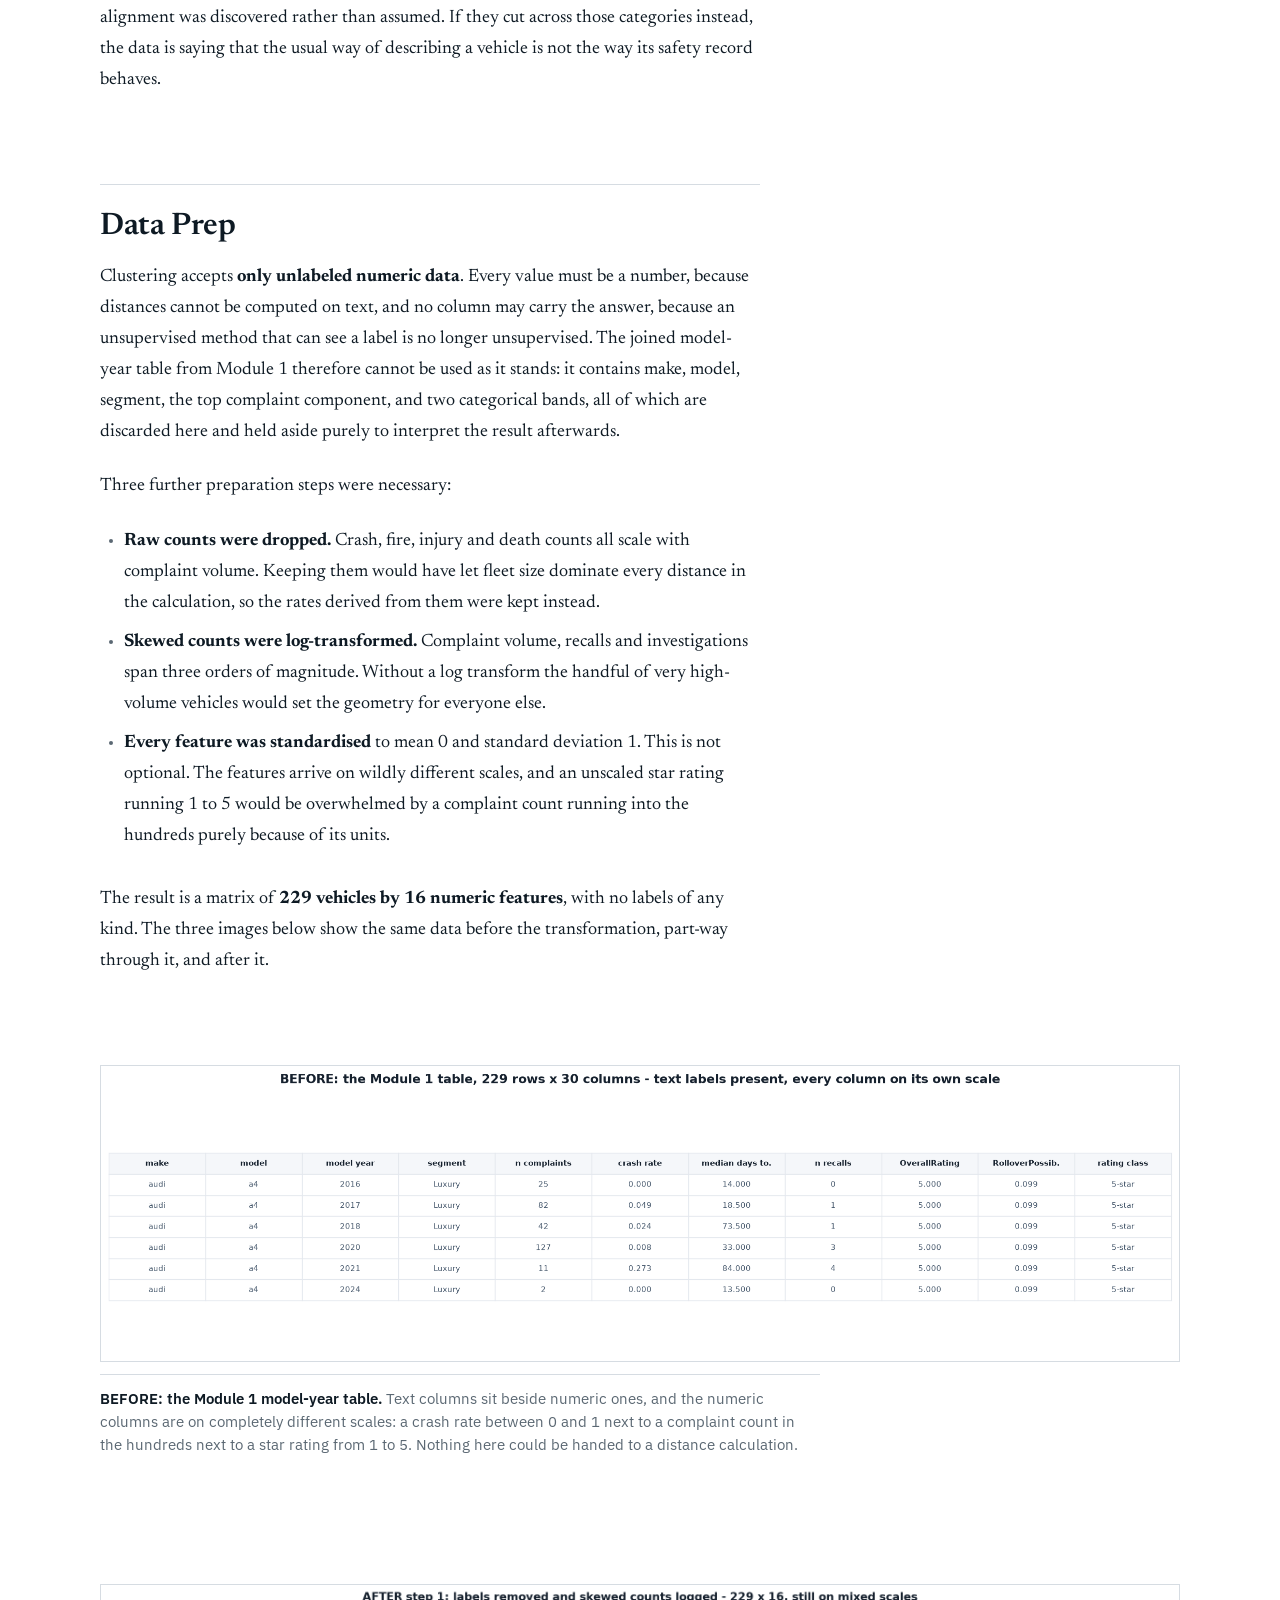
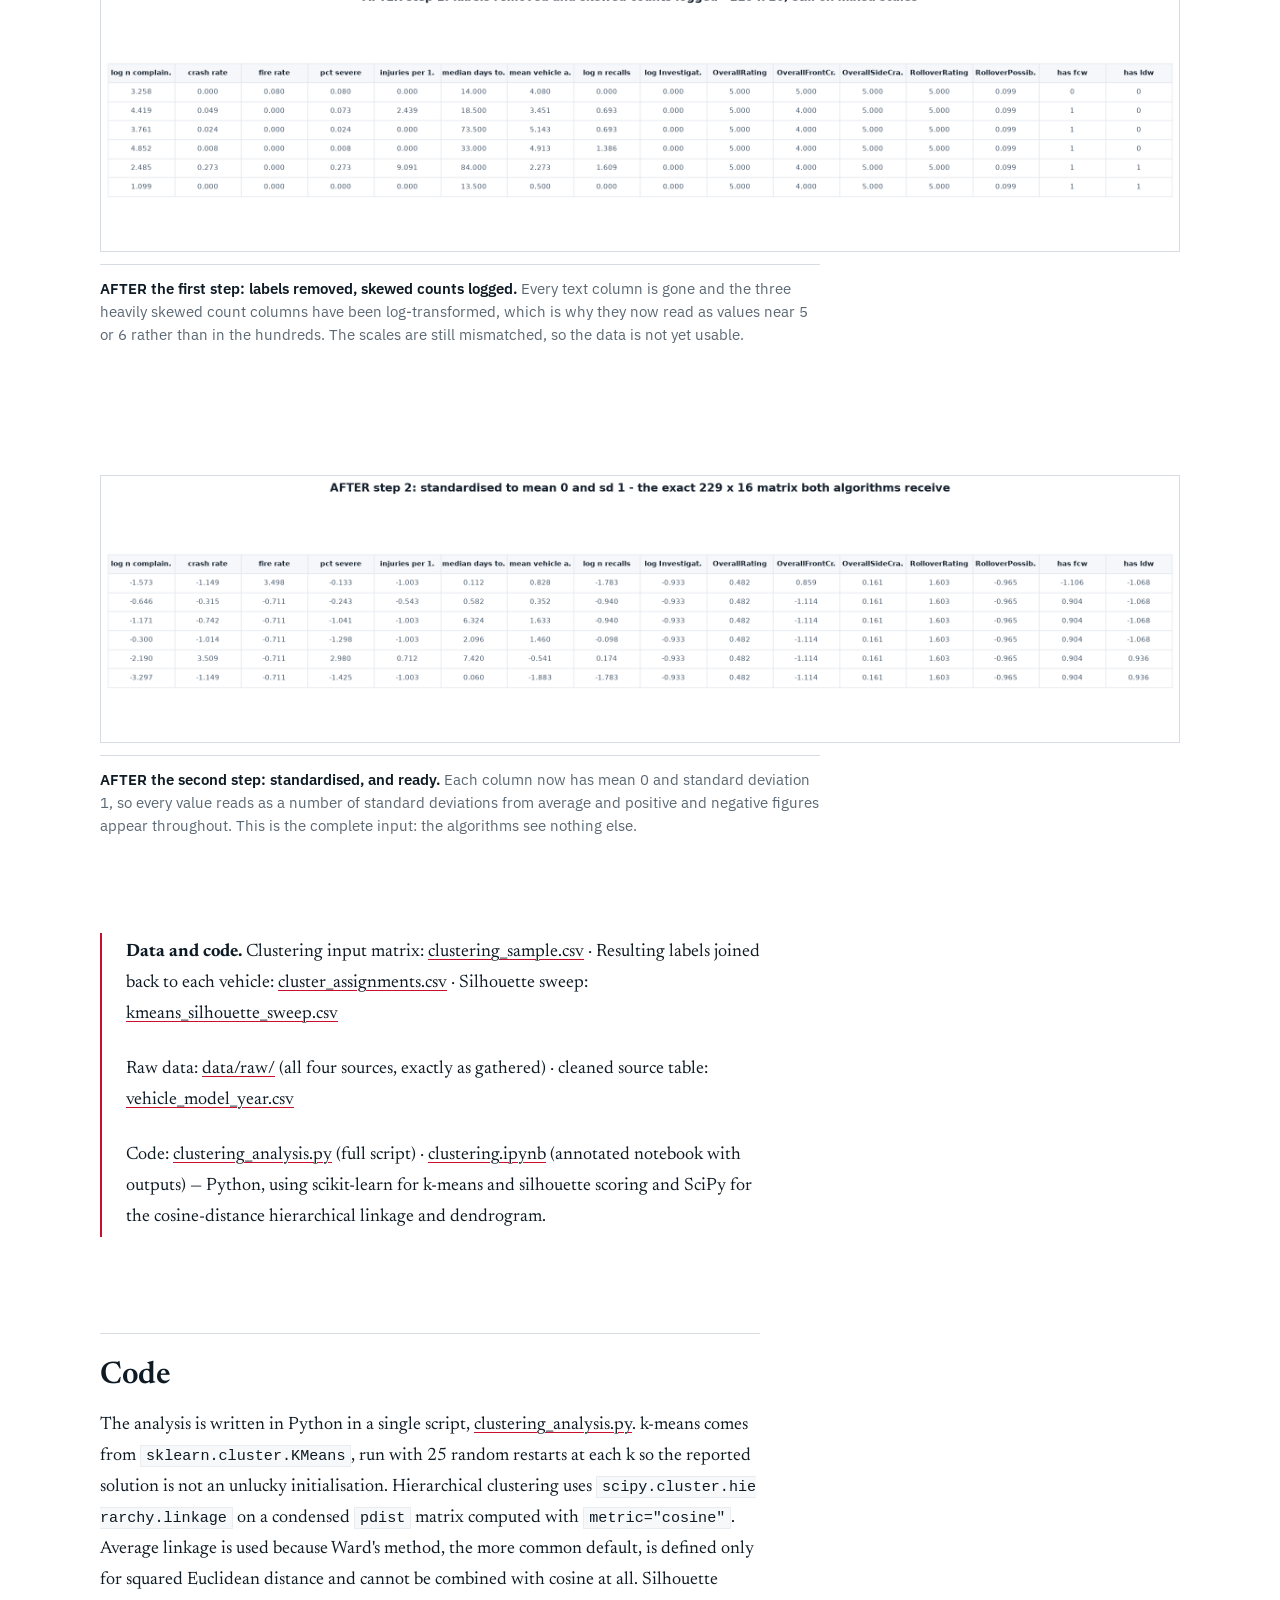
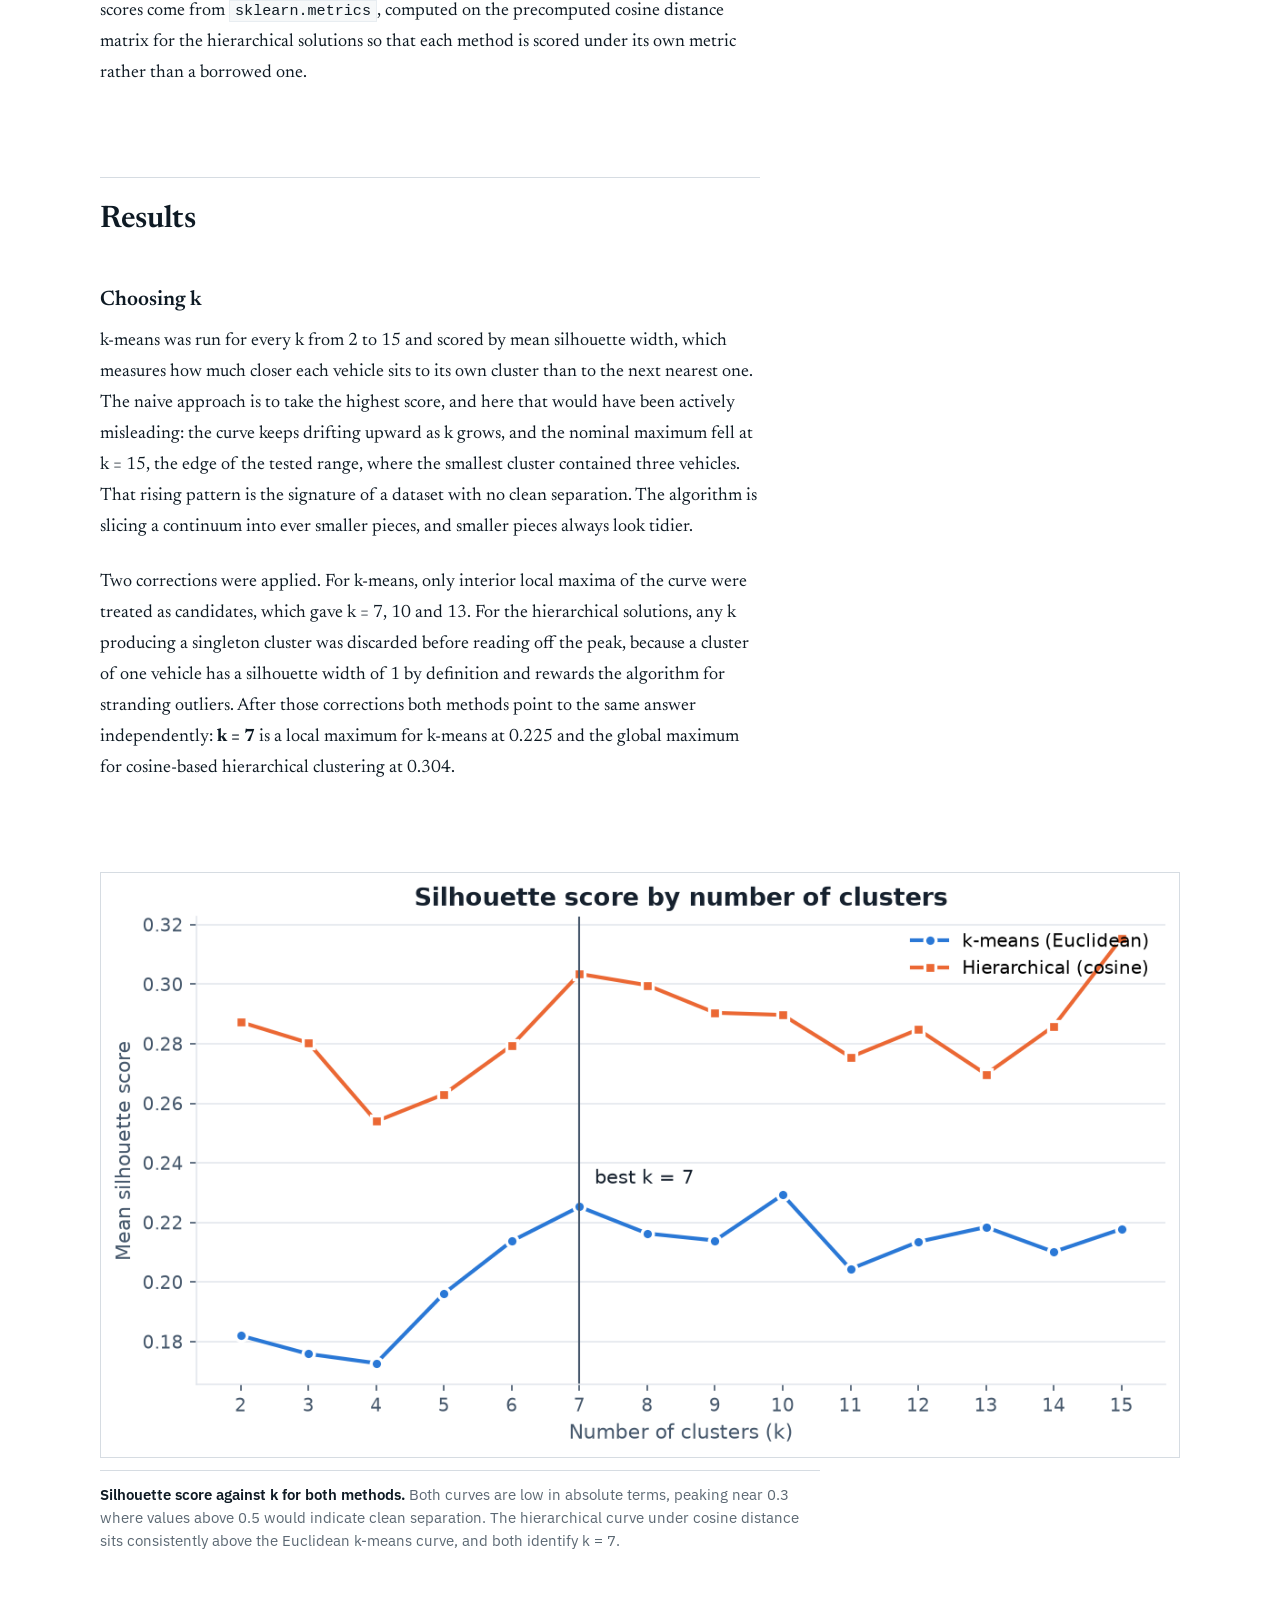
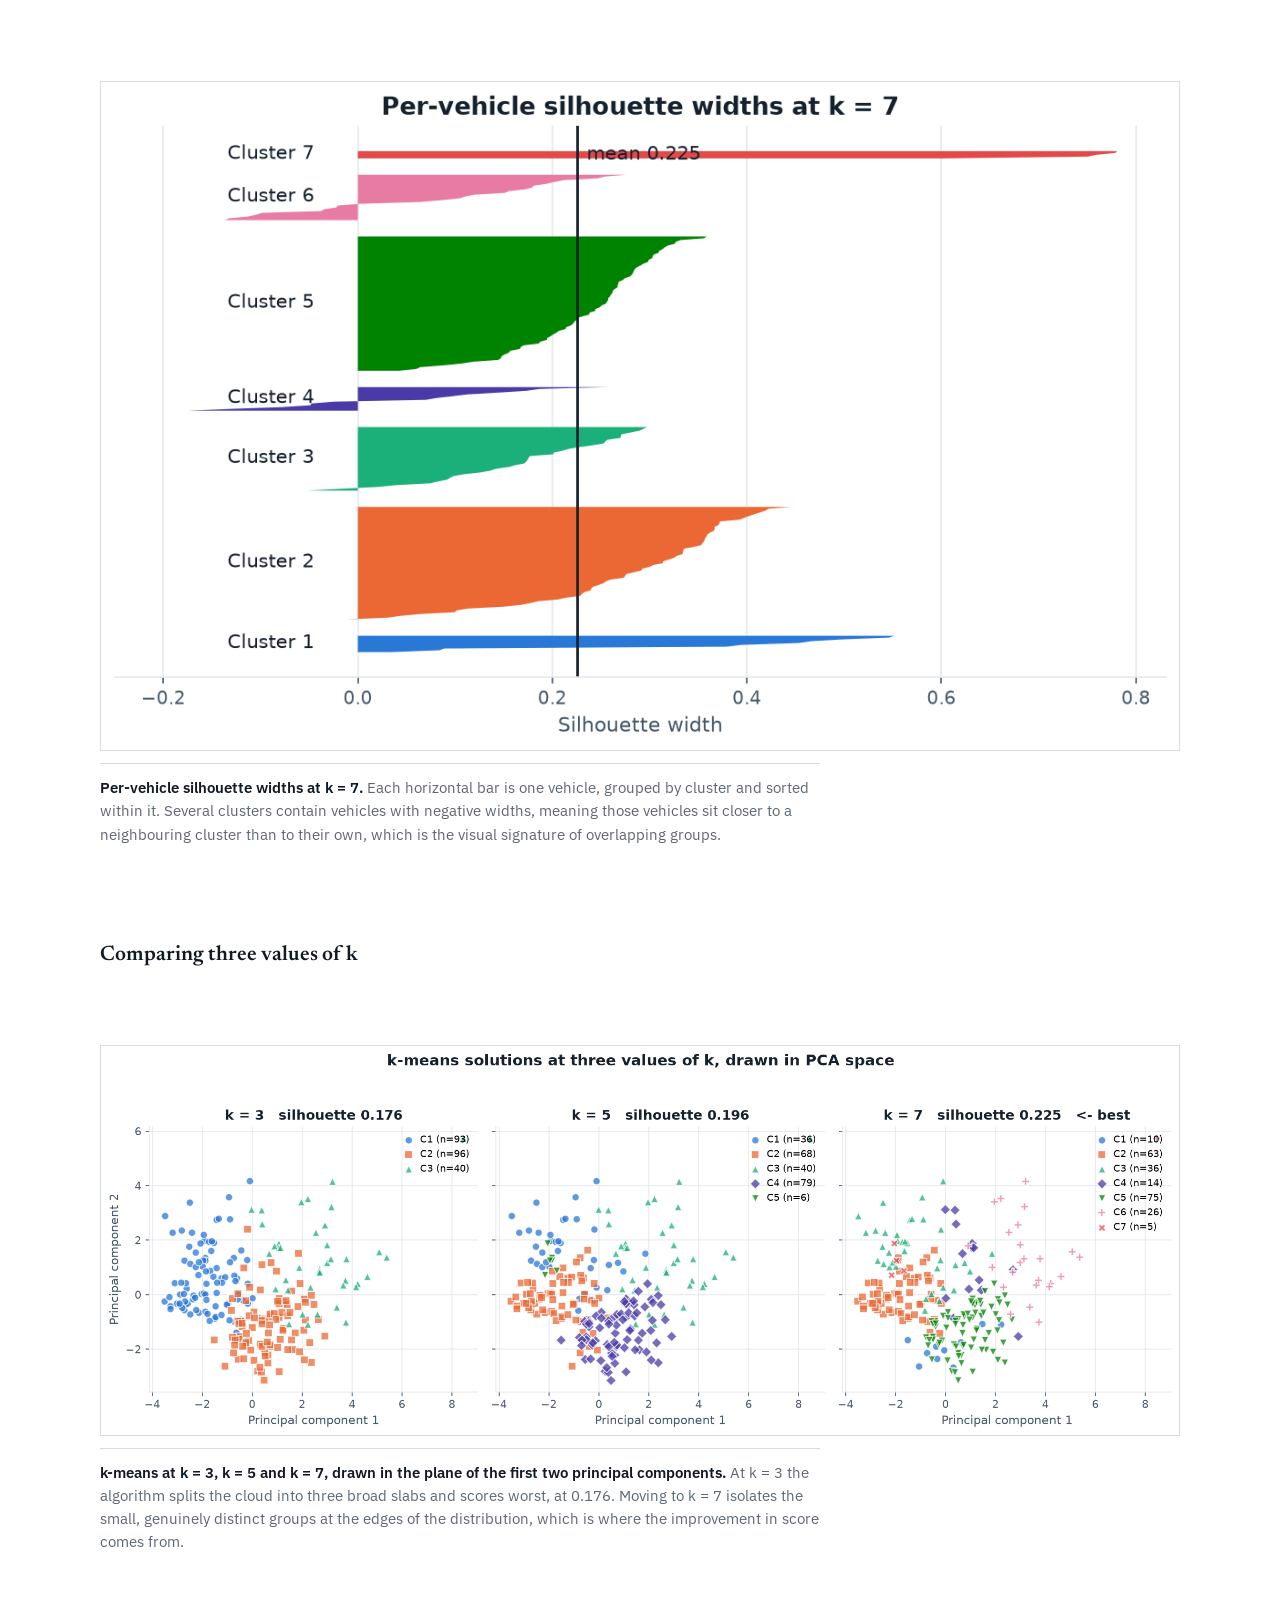
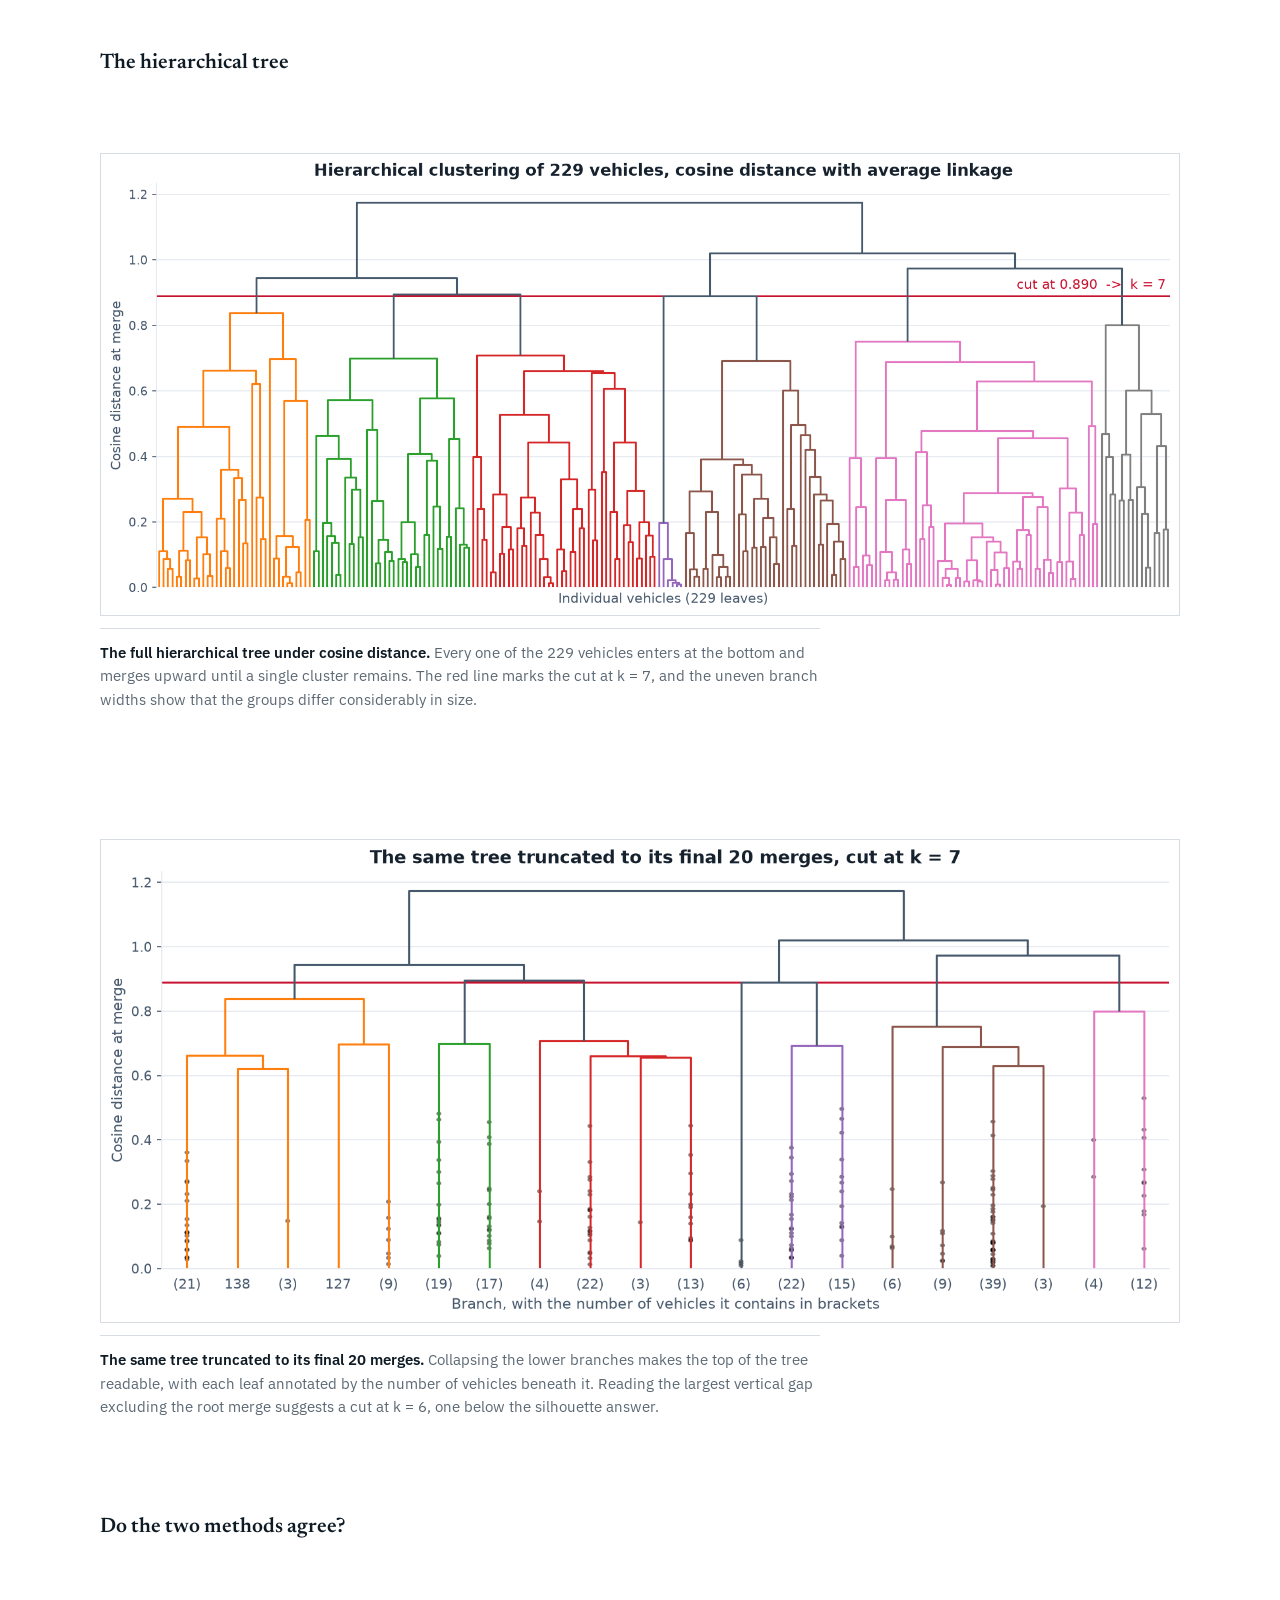
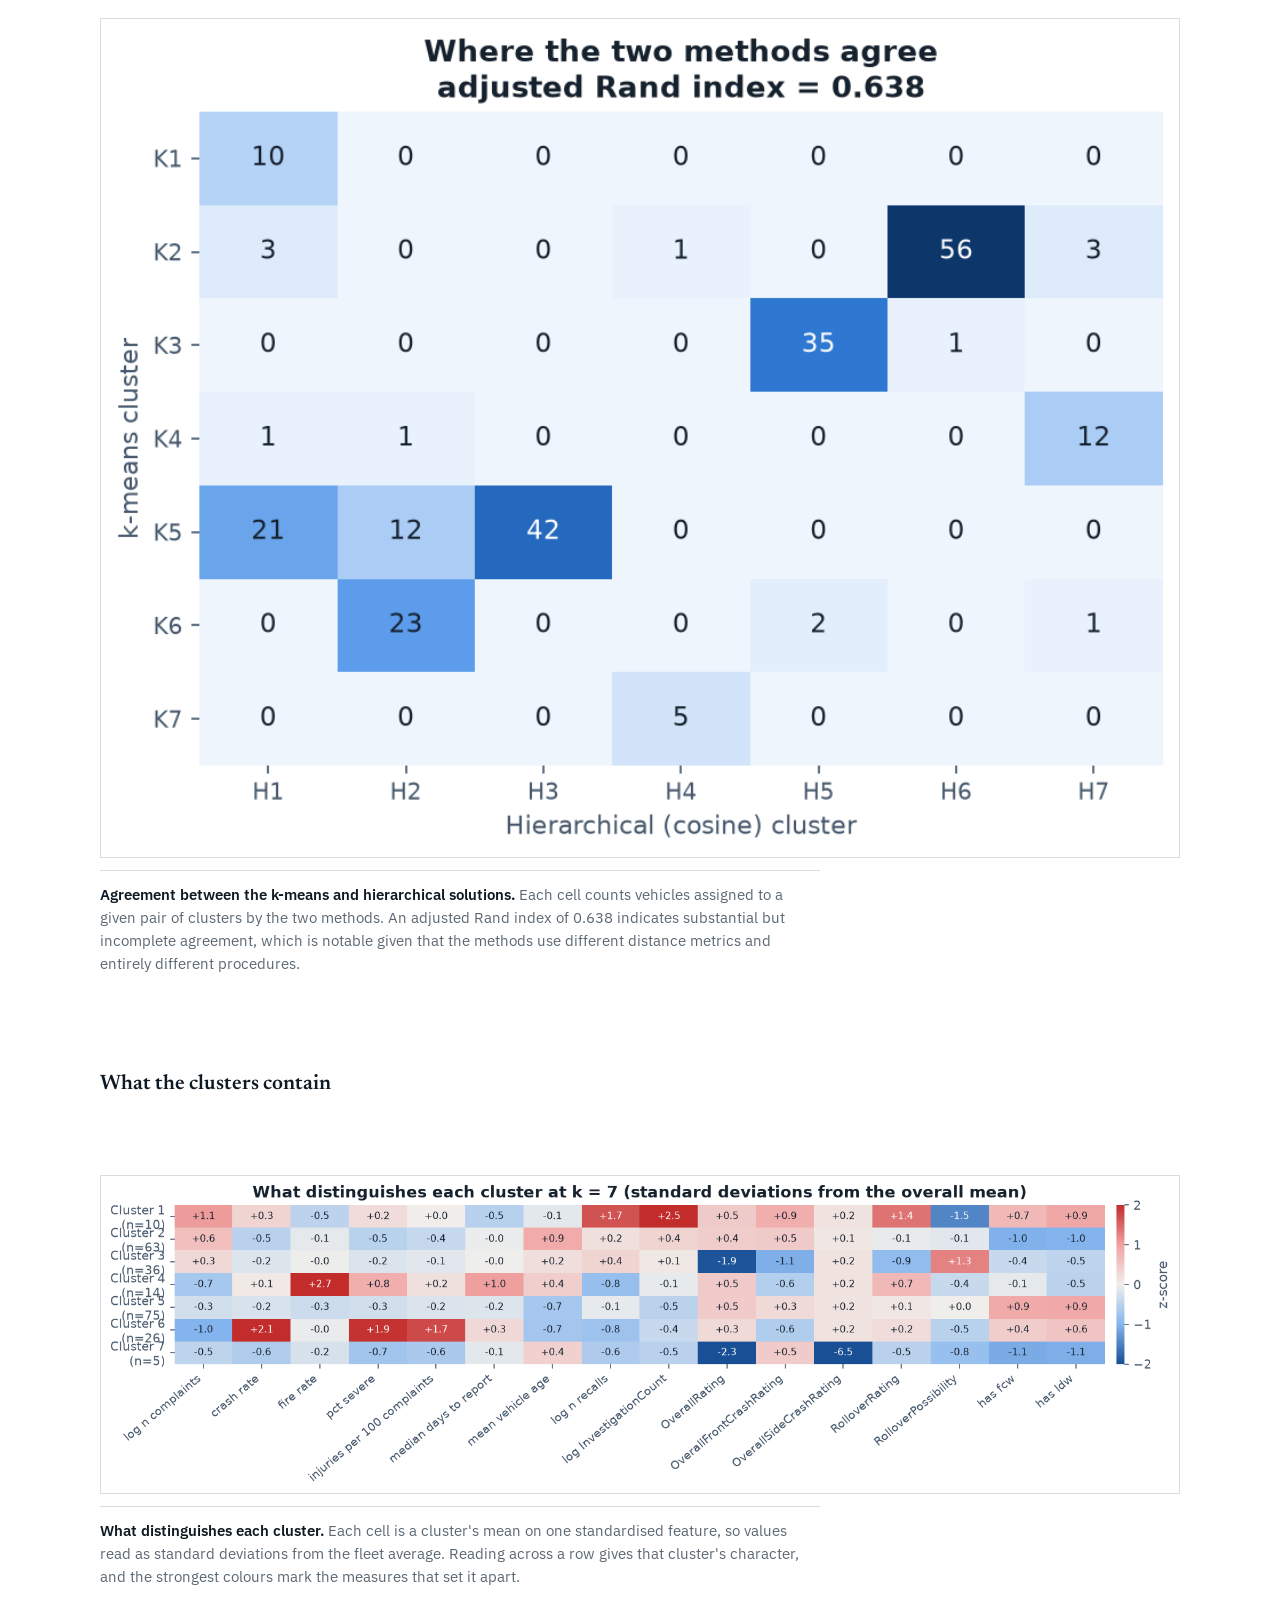
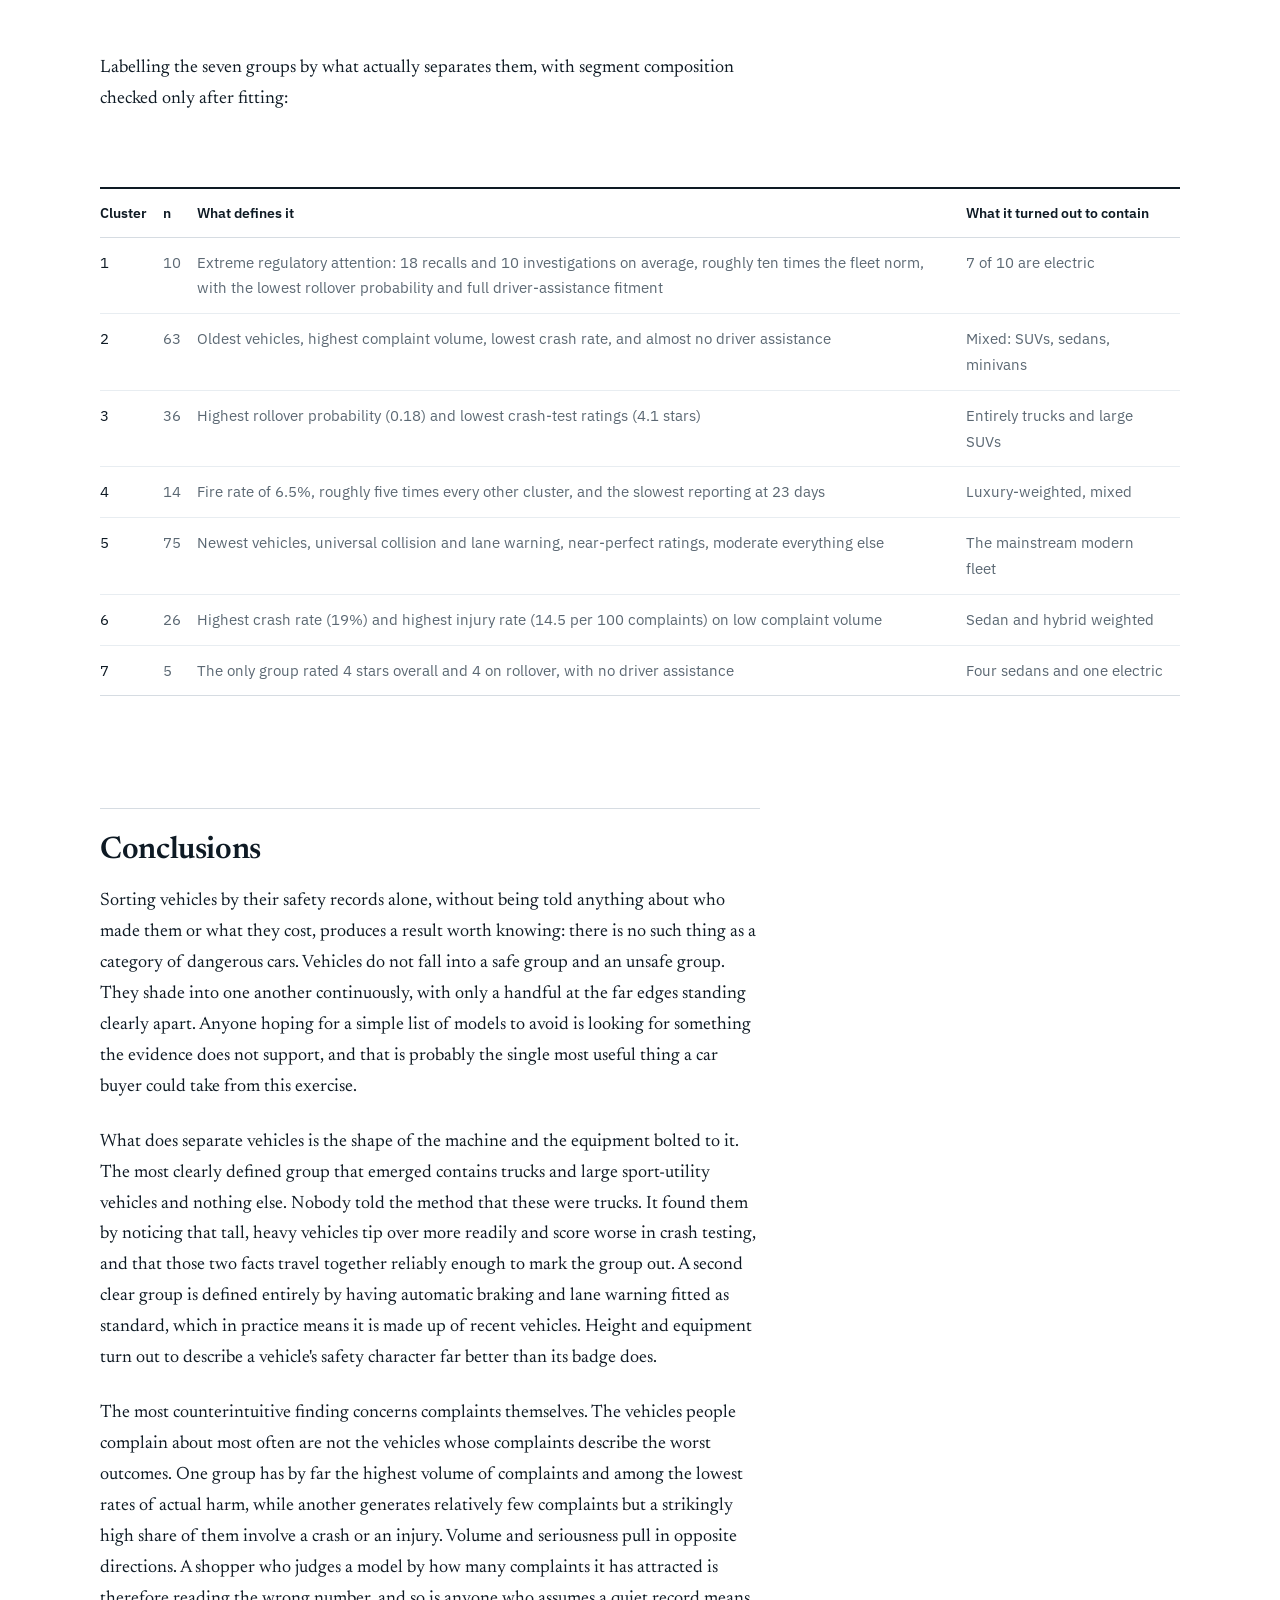
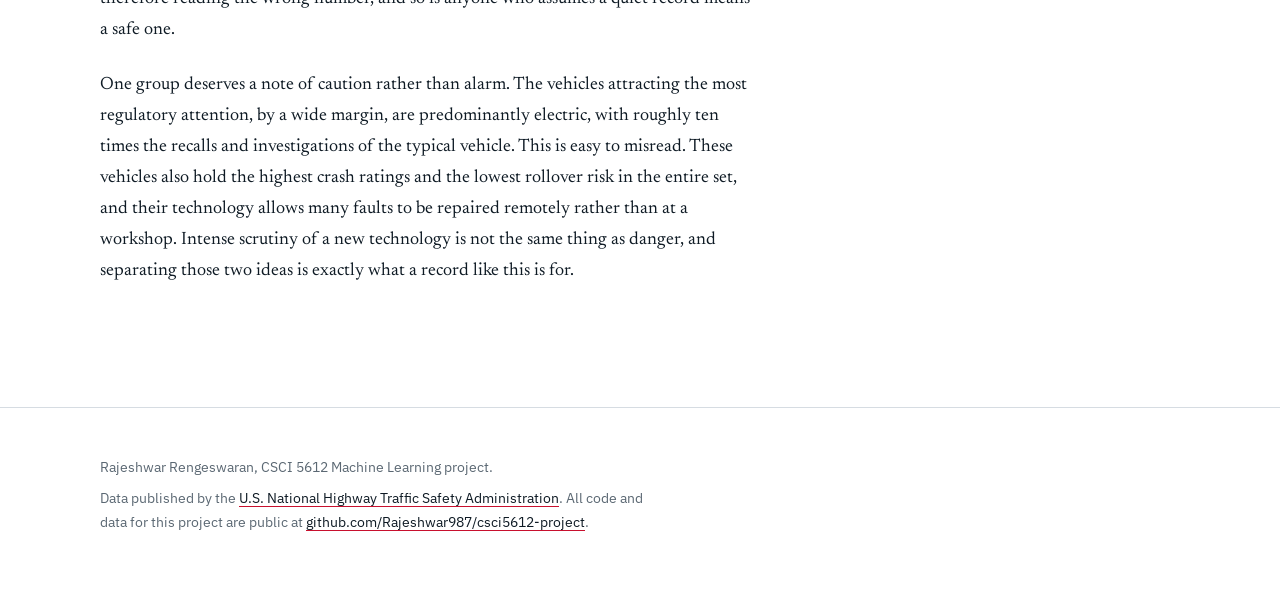
<file: clustering.html>
<!DOCTYPE html>
<html lang="en">
<head>
<meta charset="utf-8">
<meta name="viewport" content="width=device-width, initial-scale=1">
<title>Clustering | Vehicle Safety Project</title>
<meta name="description" content="k-means and cosine-distance hierarchical clustering of 229 vehicles on their measured safety records.">
<link rel="preconnect" href="https://fonts.googleapis.com">
<link rel="preconnect" href="https://fonts.gstatic.com" crossorigin>
<link href="https://fonts.googleapis.com/css2?family=IBM+Plex+Sans:wght@400;500;600&family=Newsreader:ital,opsz,wght@0,6..72,400;0,6..72,600;1,6..72,400&display=swap" rel="stylesheet">
<link rel="stylesheet" href="assets/css/style.css">
</head>
<body>
<header class="masthead">
  <div class="wrap">
    <p class="course">Rajeshwar Rengeswaran, CSCI 5612 Machine Learning</p>
    <h1>Rated Safe, Reported Broken</h1>
    <p class="byline">What crash-test scores miss about how vehicles actually fail</p>
  </div>
</header>
<nav class="tabs" aria-label="Project sections">
  <div class="wrap">
      <a href="index.html">Introduction</a>
      <a href="dataprep_eda.html">DataPrep_EDA</a>
      <a href="clustering.html" class="active">Clustering</a>
      <a href="pca.html">PCA</a>
      <a href="naivebayes.html">NaiveBayes</a>
      <a href="dectrees.html">DecTrees</a>
      <a href="regression.html">Regression</a>
      <a href="adaboost.html">AdaBoost</a>
      <a href="gradientboosting.html">GradientBoosting</a>
      <a href="xgboost.html">XGBoost</a>
      <a href="conclusions.html">Conclusions</a>
      <a href="about.html">About Me</a>
  </div>
</nav>
<main>
<h2>Clustering</h2>

<p class="lede">Crash-test ratings sort vehicles into five stars. This section
ignores that sorting entirely and asks a different question: if the only thing
known about a vehicle were its measured safety record, what groups would the
data put it in on its own?</p>

<h2>Overview</h2>

<p>Clustering is unsupervised learning. Nothing is labelled, nothing is being
predicted, and the algorithm is never told what a good answer looks like. It
receives a set of points described by numbers and is asked to find points that
sit close together. What "close" means has to be defined before anything can
happen, which is why a distance metric is the first decision rather than a
detail, and why the same data can produce different groupings under different
definitions of distance. The value of the exercise is that any structure found
is a property of the measurements themselves, not an artefact of categories
that a human imposed beforehand.</p>

<p>Two families of algorithm are used here. <b>Partitional</b> clustering, of
which k-means is the standard example, demands the number of groups in advance.
It places k centres, assigns each vehicle to the nearest one, moves each centre
to the mean of the vehicles that chose it, and repeats until nothing moves.
It is fast and it always returns exactly k groups, but it has to be told k,
it assumes groups are roughly round and comparable in size, and it can settle
into a poor arrangement depending on where the centres started.
<b>Hierarchical</b> clustering makes no such demand. Every vehicle begins as
its own cluster and the two closest clusters are merged repeatedly until one
remains, recording the entire sequence as a tree. The number of groups is
chosen afterwards by cutting that tree at a chosen height, which means a single
run shows the structure at every possible resolution at once.</p>

<figure>
  <img src="figures/concept_clustering_types.png" alt="Two ways of forming groups">
  <figcaption><b>Two ways of forming groups.</b> k-means commits to a fixed number of groups and assigns every point to exactly one of them, shown here with the cluster centres marked. Hierarchical clustering instead records every merge as a tree, leaving the number of groups to be chosen afterwards by cutting it.</figcaption>
</figure>

<p>The distance metric matters more than it first appears. <b>Euclidean
distance</b> is ordinary straight-line distance and is what k-means minimises;
it responds to magnitude, so a vehicle with large values on many measures sits
far from one with small values. <b>Cosine distance</b> is one minus the cosine
of the angle between two vehicles treated as vectors, and it measures whether
two records have the same <i>shape</i> regardless of magnitude. The assignment
specifies cosine for the hierarchical clustering, and that choice fits the
question: it groups vehicles whose safety measures rise and fall together, so
a heavily complained-about model and a lightly complained-about one can land
together if their problems are proportionally alike. Running the two methods
under two different definitions of distance is also a check. Groups that
survive both are structural; groups that appear under only one are an artefact
of the metric.</p>

<figure>
  <img src="figures/concept_distance_metrics.png" alt="What the two distance metrics measure">
  <figcaption><b>What the two distance metrics measure.</b> Euclidean distance is the length of the line between two points and therefore grows with magnitude. Cosine distance measures only the angle between the directions, so two vehicles with proportionally similar safety profiles are close even when one has far more complaints.</figcaption>
</figure>

<p>The plan for discovery is to cluster on measured outcomes alone, then look
at what the resulting groups turn out to contain. Body segment, manufacturer,
model year and star rating are all removed before fitting and held back. If
clusters built purely from complaint rates, recall counts and rollover figures
turn out to align with segment or rating, that alignment was discovered rather
than assumed. If they cut across those categories instead, the data is saying
that the usual way of describing a vehicle is not the way its safety record
behaves.</p>

<h2>Data Prep</h2>

<p>Clustering accepts <b>only unlabeled numeric data</b>. Every value must be a
number, because distances cannot be computed on text, and no column may carry
the answer, because an unsupervised method that can see a label is no longer
unsupervised. The joined model-year table from Module 1 therefore cannot be
used as it stands: it contains make, model, segment, the top complaint
component, and two categorical bands, all of which are discarded here and held
aside purely to interpret the result afterwards.</p>

<p>Three further preparation steps were necessary:</p>
<ul>
  <li><b>Raw counts were dropped.</b> Crash, fire, injury and death counts all
      scale with complaint volume. Keeping them would have let fleet size
      dominate every distance in the calculation, so the rates derived from them
      were kept instead.</li>
  <li><b>Skewed counts were log-transformed.</b> Complaint volume, recalls and
      investigations span three orders of magnitude. Without a log transform the
      handful of very high-volume vehicles would set the geometry for everyone
      else.</li>
  <li><b>Every feature was standardised</b> to mean 0 and standard deviation 1.
      This is not optional. The features arrive on wildly different scales, and
      an unscaled star rating running 1 to 5 would be overwhelmed by a
      complaint count running into the hundreds purely because of its units.</li>
</ul>

<p>The result is a matrix of <b>229 vehicles by 16 numeric features</b>, with no
labels of any kind. The three images below show the same data before the
transformation, part-way through it, and after it.</p>

<figure>
  <img src="figures/sample_before_transform.png" alt="BEFORE: the Module 1 model-year table">
  <figcaption><b>BEFORE: the Module 1 model-year table.</b> Text columns sit beside numeric ones, and the numeric columns are on completely different scales: a crash rate between 0 and 1 next to a complaint count in the hundreds next to a star rating from 1 to 5. Nothing here could be handed to a distance calculation.</figcaption>
</figure>

<figure>
  <img src="figures/sample_clustering_logged.png" alt="AFTER the first step: labels removed, skewed counts logged">
  <figcaption><b>AFTER the first step: labels removed, skewed counts logged.</b> Every text column is gone and the three heavily skewed count columns have been log-transformed, which is why they now read as values near 5 or 6 rather than in the hundreds. The scales are still mismatched, so the data is not yet usable.</figcaption>
</figure>

<figure>
  <img src="figures/sample_clustering_input.png" alt="AFTER the second step: standardised, and ready">
  <figcaption><b>AFTER the second step: standardised, and ready.</b> Each column now has mean 0 and standard deviation 1, so every value reads as a number of standard deviations from average and positive and negative figures appear throughout. This is the complete input: the algorithms see nothing else.</figcaption>
</figure>

<div class="callout">
  <p><b>Data and code.</b>
  Clustering input matrix:
  <a href="https://github.com/Rajeshwar987/csci5612-project/raw/main/data/clean/clustering_sample.csv">clustering_sample.csv</a> &middot;
  Resulting labels joined back to each vehicle:
  <a href="https://github.com/Rajeshwar987/csci5612-project/raw/main/data/clean/cluster_assignments.csv">cluster_assignments.csv</a> &middot;
  Silhouette sweep:
  <a href="https://github.com/Rajeshwar987/csci5612-project/raw/main/data/clean/kmeans_silhouette_sweep.csv">kmeans_silhouette_sweep.csv</a></p>
  <p>Raw data: <a href="https://github.com/Rajeshwar987/csci5612-project/blob/main/data/raw">data/raw/</a> (all four sources, exactly as
  gathered) &middot; cleaned source table:
  <a href="https://github.com/Rajeshwar987/csci5612-project/raw/main/data/clean/vehicle_model_year.csv">vehicle_model_year.csv</a></p>
  <p>Code: <a href="https://github.com/Rajeshwar987/csci5612-project/blob/main/code/clustering_analysis.py">clustering_analysis.py</a>
  (full script) &middot;
  <a href="https://github.com/Rajeshwar987/csci5612-project/blob/main/notebooks/clustering.ipynb">clustering.ipynb</a>
  (annotated notebook with outputs) &mdash; Python, using scikit-learn for
  k-means and silhouette scoring and SciPy for the cosine-distance hierarchical
  linkage and dendrogram.</p>
</div>

<h2>Code</h2>

<p>The analysis is written in Python in a single script,
<a href="https://github.com/Rajeshwar987/csci5612-project/blob/main/code/clustering_analysis.py">clustering_analysis.py</a>. k-means
comes from <code>sklearn.cluster.KMeans</code>, run with 25 random restarts at
each k so the reported solution is not an unlucky initialisation. Hierarchical
clustering uses <code>scipy.cluster.hierarchy.linkage</code> on a condensed
<code>pdist</code> matrix computed with <code>metric="cosine"</code>. Average
linkage is used because Ward's method, the more common default, is defined only
for squared Euclidean distance and cannot be combined with cosine at all.
Silhouette scores come from <code>sklearn.metrics</code>, computed on the
precomputed cosine distance matrix for the hierarchical solutions so that each
method is scored under its own metric rather than a borrowed one.</p>

<h2>Results</h2>

<h3>Choosing k</h3>

<p>k-means was run for every k from 2 to 15 and scored by mean silhouette width,
which measures how much closer each vehicle sits to its own cluster than to the
next nearest one. The naive approach is to take the highest score, and here that
would have been actively misleading: the curve keeps drifting upward as k grows,
and the nominal maximum fell at k = 15, the edge of the tested range, where the
smallest cluster contained three vehicles. That rising pattern is the signature
of a dataset with no clean separation. The algorithm is slicing a continuum into
ever smaller pieces, and smaller pieces always look tidier.</p>

<p>Two corrections were applied. For k-means, only interior local maxima of the
curve were treated as candidates, which gave k = 7, 10 and 13. For the
hierarchical solutions, any k producing a singleton cluster was discarded before
reading off the peak, because a cluster of one vehicle has a silhouette width of
1 by definition and rewards the algorithm for stranding outliers. After those
corrections both methods point to the same answer independently: <b>k = 7</b> is
a local maximum for k-means at 0.225 and the global maximum for cosine-based
hierarchical clustering at 0.304.</p>

<figure>
  <img src="figures/fig17_silhouette_by_k.png" alt="Silhouette score against k for both methods">
  <figcaption><b>Silhouette score against k for both methods.</b> Both curves are low in absolute terms, peaking near 0.3 where values above 0.5 would indicate clean separation. The hierarchical curve under cosine distance sits consistently above the Euclidean k-means curve, and both identify k = 7.</figcaption>
</figure>

<figure>
  <img src="figures/fig18_silhouette_widths.png" alt="Per-vehicle silhouette widths at k = 7">
  <figcaption><b>Per-vehicle silhouette widths at k = 7.</b> Each horizontal bar is one vehicle, grouped by cluster and sorted within it. Several clusters contain vehicles with negative widths, meaning those vehicles sit closer to a neighbouring cluster than to their own, which is the visual signature of overlapping groups.</figcaption>
</figure>

<h3>Comparing three values of k</h3>

<figure>
  <img src="figures/fig19_kmeans_k_comparison.png" alt="k-means at k = 3, k = 5 and k = 7, drawn in the plane of the first two principal components">
  <figcaption><b>k-means at k = 3, k = 5 and k = 7, drawn in the plane of the first two principal components.</b> At k = 3 the algorithm splits the cloud into three broad slabs and scores worst, at 0.176. Moving to k = 7 isolates the small, genuinely distinct groups at the edges of the distribution, which is where the improvement in score comes from.</figcaption>
</figure>

<h3>The hierarchical tree</h3>

<figure>
  <img src="figures/fig20_dendrogram.png" alt="The full hierarchical tree under cosine distance">
  <figcaption><b>The full hierarchical tree under cosine distance.</b> Every one of the 229 vehicles enters at the bottom and merges upward until a single cluster remains. The red line marks the cut at k = 7, and the uneven branch widths show that the groups differ considerably in size.</figcaption>
</figure>

<figure>
  <img src="figures/fig20b_dendrogram_truncated.png" alt="The same tree truncated to its final 20 merges">
  <figcaption><b>The same tree truncated to its final 20 merges.</b> Collapsing the lower branches makes the top of the tree readable, with each leaf annotated by the number of vehicles beneath it. Reading the largest vertical gap excluding the root merge suggests a cut at k = 6, one below the silhouette answer.</figcaption>
</figure>

<h3>Do the two methods agree?</h3>

<figure>
  <img src="figures/fig21_kmeans_vs_hclust.png" alt="Agreement between the k-means and hierarchical solutions">
  <figcaption><b>Agreement between the k-means and hierarchical solutions.</b> Each cell counts vehicles assigned to a given pair of clusters by the two methods. An adjusted Rand index of 0.638 indicates substantial but incomplete agreement, which is notable given that the methods use different distance metrics and entirely different procedures.</figcaption>
</figure>

<h3>What the clusters contain</h3>

<figure>
  <img src="figures/fig22_cluster_profiles.png" alt="What distinguishes each cluster">
  <figcaption><b>What distinguishes each cluster.</b> Each cell is a cluster's mean on one standardised feature, so values read as standard deviations from the fleet average. Reading across a row gives that cluster's character, and the strongest colours mark the measures that set it apart.</figcaption>
</figure>

<p>Labelling the seven groups by what actually separates them, with segment
composition checked only after fitting:</p>

<div class="table-wrap">
<table>
  <thead><tr><th>Cluster</th><th>n</th><th>What defines it</th><th>What it turned out to contain</th></tr></thead>
  <tbody>
    <tr><td>1</td><td>10</td><td>Extreme regulatory attention: 18 recalls and 10 investigations on average, roughly ten times the fleet norm, with the lowest rollover probability and full driver-assistance fitment</td><td>7 of 10 are electric</td></tr>
    <tr><td>2</td><td>63</td><td>Oldest vehicles, highest complaint volume, lowest crash rate, and almost no driver assistance</td><td>Mixed: SUVs, sedans, minivans</td></tr>
    <tr><td>3</td><td>36</td><td>Highest rollover probability (0.18) and lowest crash-test ratings (4.1 stars)</td><td>Entirely trucks and large SUVs</td></tr>
    <tr><td>4</td><td>14</td><td>Fire rate of 6.5%, roughly five times every other cluster, and the slowest reporting at 23 days</td><td>Luxury-weighted, mixed</td></tr>
    <tr><td>5</td><td>75</td><td>Newest vehicles, universal collision and lane warning, near-perfect ratings, moderate everything else</td><td>The mainstream modern fleet</td></tr>
    <tr><td>6</td><td>26</td><td>Highest crash rate (19%) and highest injury rate (14.5 per 100 complaints) on low complaint volume</td><td>Sedan and hybrid weighted</td></tr>
    <tr><td>7</td><td>5</td><td>The only group rated 4 stars overall and 4 on rollover, with no driver assistance</td><td>Four sedans and one electric</td></tr>
  </tbody>
</table>
</div>

<h2>Conclusions</h2>

<p>Sorting vehicles by their safety records alone, without being told anything
about who made them or what they cost, produces a result worth knowing: there
is no such thing as a category of dangerous cars. Vehicles do not fall into a
safe group and an unsafe group. They shade into one another continuously, with
only a handful at the far edges standing clearly apart. Anyone hoping for a
simple list of models to avoid is looking for something the evidence does not
support, and that is probably the single most useful thing a car buyer could
take from this exercise.</p>

<p>What does separate vehicles is the shape of the machine and the equipment
bolted to it. The most clearly defined group that emerged contains trucks and
large sport-utility vehicles and nothing else. Nobody told the method that
these were trucks. It found them by noticing that tall, heavy vehicles tip over
more readily and score worse in crash testing, and that those two facts travel
together reliably enough to mark the group out. A second clear group is defined
entirely by having automatic braking and lane warning fitted as standard, which
in practice means it is made up of recent vehicles. Height and equipment turn
out to describe a vehicle's safety character far better than its badge does.</p>

<p>The most counterintuitive finding concerns complaints themselves. The
vehicles people complain about most often are not the vehicles whose complaints
describe the worst outcomes. One group has by far the highest volume of
complaints and among the lowest rates of actual harm, while another generates
relatively few complaints but a strikingly high share of them involve a crash
or an injury. Volume and seriousness pull in opposite directions. A shopper
who judges a model by how many complaints it has attracted is therefore
reading the wrong number, and so is anyone who assumes a quiet record means a
safe one.</p>

<p>One group deserves a note of caution rather than alarm. The vehicles
attracting the most regulatory attention, by a wide margin, are predominantly
electric, with roughly ten times the recalls and investigations of the typical
vehicle. This is easy to misread. These vehicles also hold the highest crash
ratings and the lowest rollover risk in the entire set, and their technology
allows many faults to be repaired remotely rather than at a workshop. Intense
scrutiny of a new technology is not the same thing as danger, and separating
those two ideas is exactly what a record like this is for.</p>
</main>
<footer><div class="wrap">
  <p>Rajeshwar Rengeswaran, CSCI 5612 Machine Learning project.</p>
  <p>Data published by the <a href="https://www.nhtsa.gov/">U.S. National Highway
  Traffic Safety Administration</a>. All code and data for this project are public at
  <a href="https://github.com/Rajeshwar987/csci5612-project">github.com/Rajeshwar987/csci5612-project</a>.</p>
</div></footer>
</body>
</html>
</file>
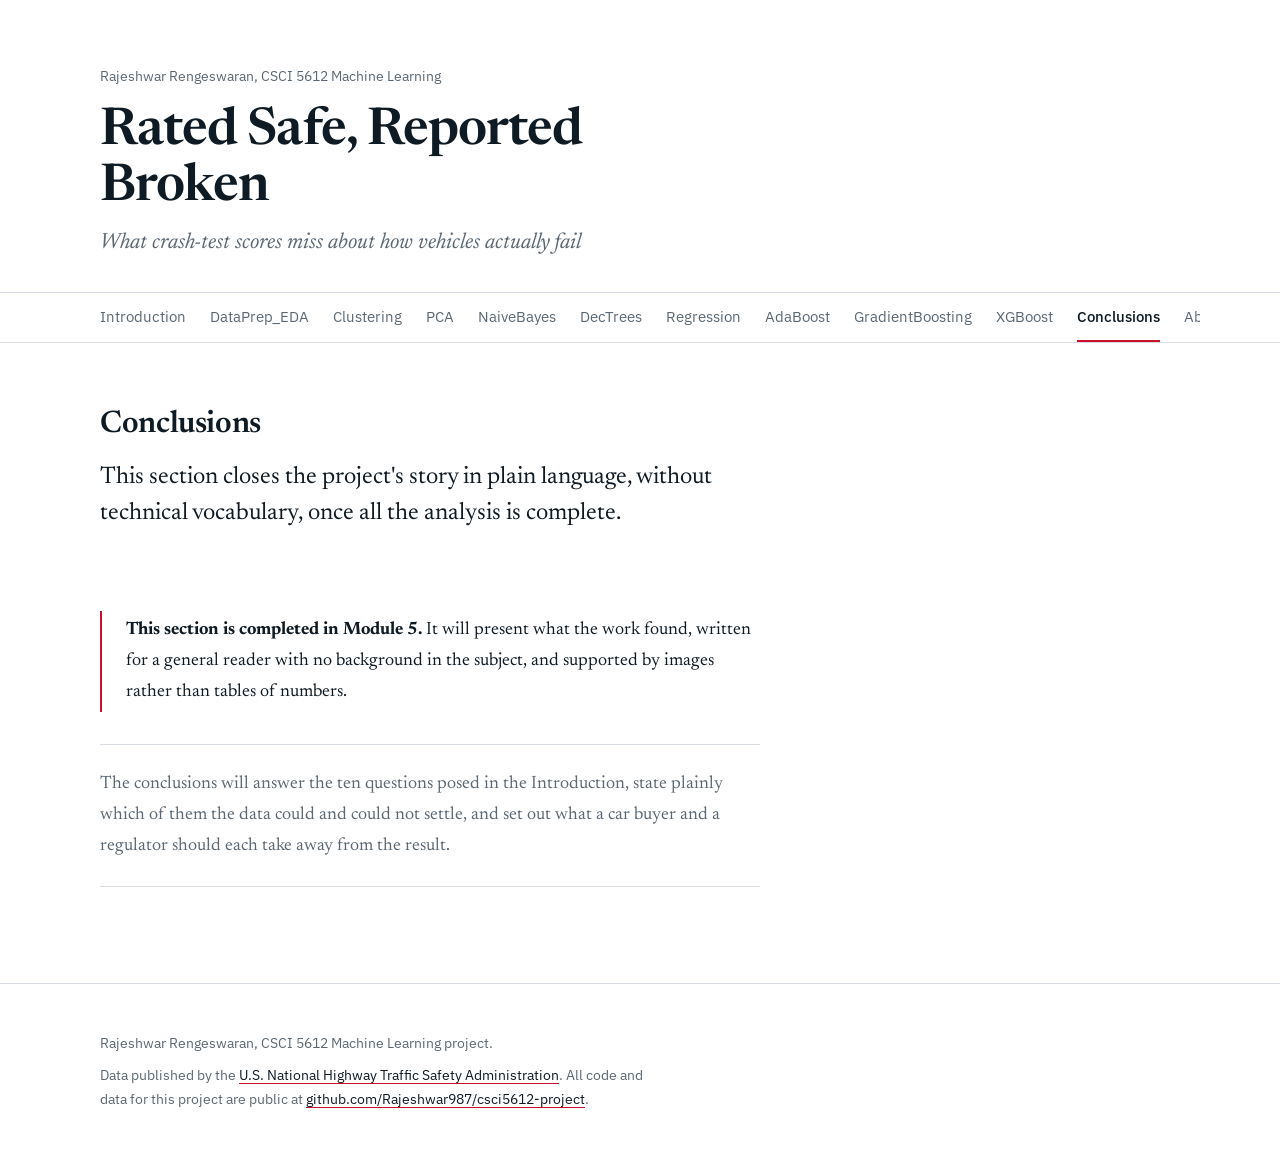
<file: conclusions.html>
<!DOCTYPE html>
<html lang="en">
<head>
<meta charset="utf-8">
<meta name="viewport" content="width=device-width, initial-scale=1">
<title>Conclusions | Vehicle Safety Project</title>
<meta name="description" content="What the project found.">
<link rel="preconnect" href="https://fonts.googleapis.com">
<link rel="preconnect" href="https://fonts.gstatic.com" crossorigin>
<link href="https://fonts.googleapis.com/css2?family=IBM+Plex+Sans:wght@400;500;600&family=Newsreader:ital,opsz,wght@0,6..72,400;0,6..72,600;1,6..72,400&display=swap" rel="stylesheet">
<link rel="stylesheet" href="assets/css/style.css">
</head>
<body>
<header class="masthead">
  <div class="wrap">
    <p class="course">Rajeshwar Rengeswaran, CSCI 5612 Machine Learning</p>
    <h1>Rated Safe, Reported Broken</h1>
    <p class="byline">What crash-test scores miss about how vehicles actually fail</p>
  </div>
</header>
<nav class="tabs" aria-label="Project sections">
  <div class="wrap">
      <a href="index.html">Introduction</a>
      <a href="dataprep_eda.html">DataPrep_EDA</a>
      <a href="clustering.html">Clustering</a>
      <a href="pca.html">PCA</a>
      <a href="naivebayes.html">NaiveBayes</a>
      <a href="dectrees.html">DecTrees</a>
      <a href="regression.html">Regression</a>
      <a href="adaboost.html">AdaBoost</a>
      <a href="gradientboosting.html">GradientBoosting</a>
      <a href="xgboost.html">XGBoost</a>
      <a href="conclusions.html" class="active">Conclusions</a>
      <a href="about.html">About Me</a>
  </div>
</nav>
<main>
<h2>Conclusions</h2>
<p class="lede">This section closes the project's story in plain language, without
technical vocabulary, once all the analysis is complete.</p>
<div class="callout">
  <p><b>This section is completed in Module 5.</b> It will present what the work
  found, written for a general reader with no background in the subject, and
  supported by images rather than tables of numbers.</p>
</div>
<div class="placeholder">
  <p>The conclusions will answer the ten questions posed in the Introduction,
  state plainly which of them the data could and could not settle, and set out what
  a car buyer and a regulator should each take away from the result.</p>
</div>
</main>
<footer><div class="wrap">
  <p>Rajeshwar Rengeswaran, CSCI 5612 Machine Learning project.</p>
  <p>Data published by the <a href="https://www.nhtsa.gov/">U.S. National Highway
  Traffic Safety Administration</a>. All code and data for this project are public at
  <a href="https://github.com/Rajeshwar987/csci5612-project">github.com/Rajeshwar987/csci5612-project</a>.</p>
</div></footer>
</body>
</html>
</file>
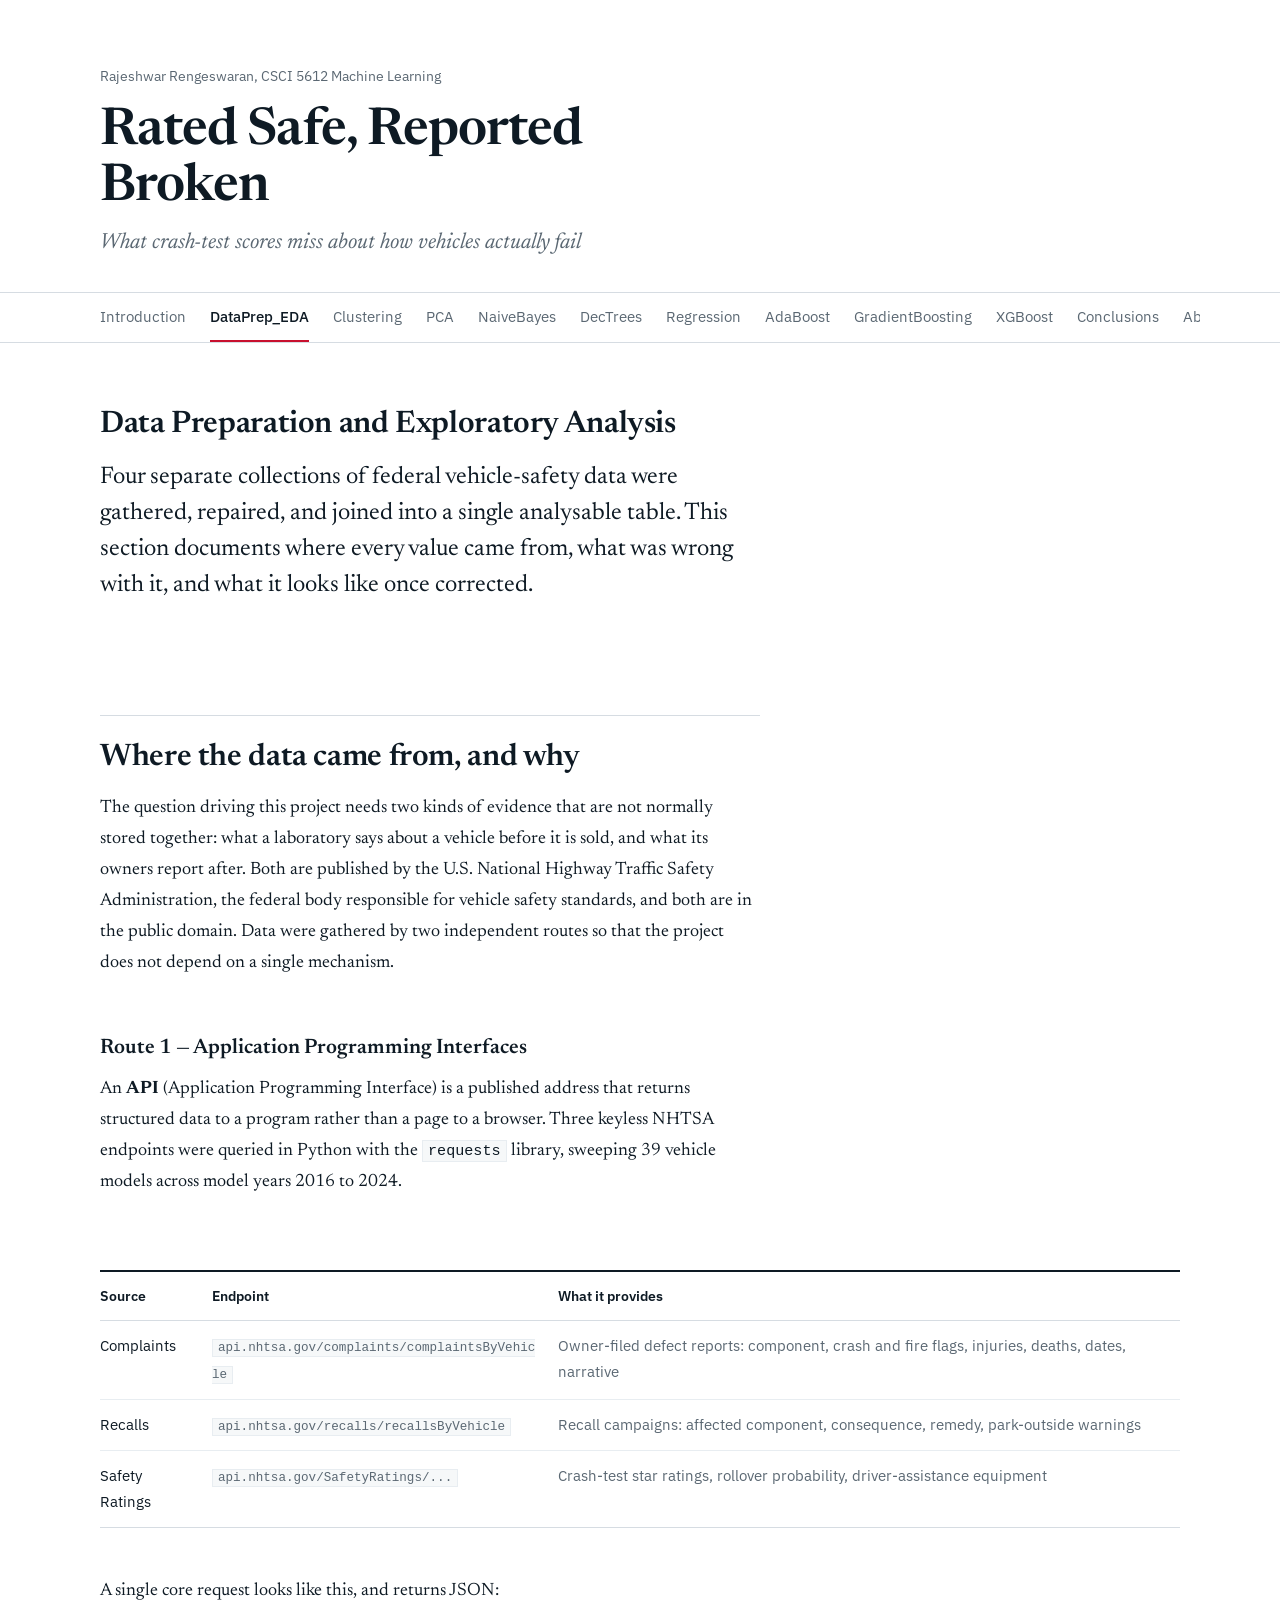
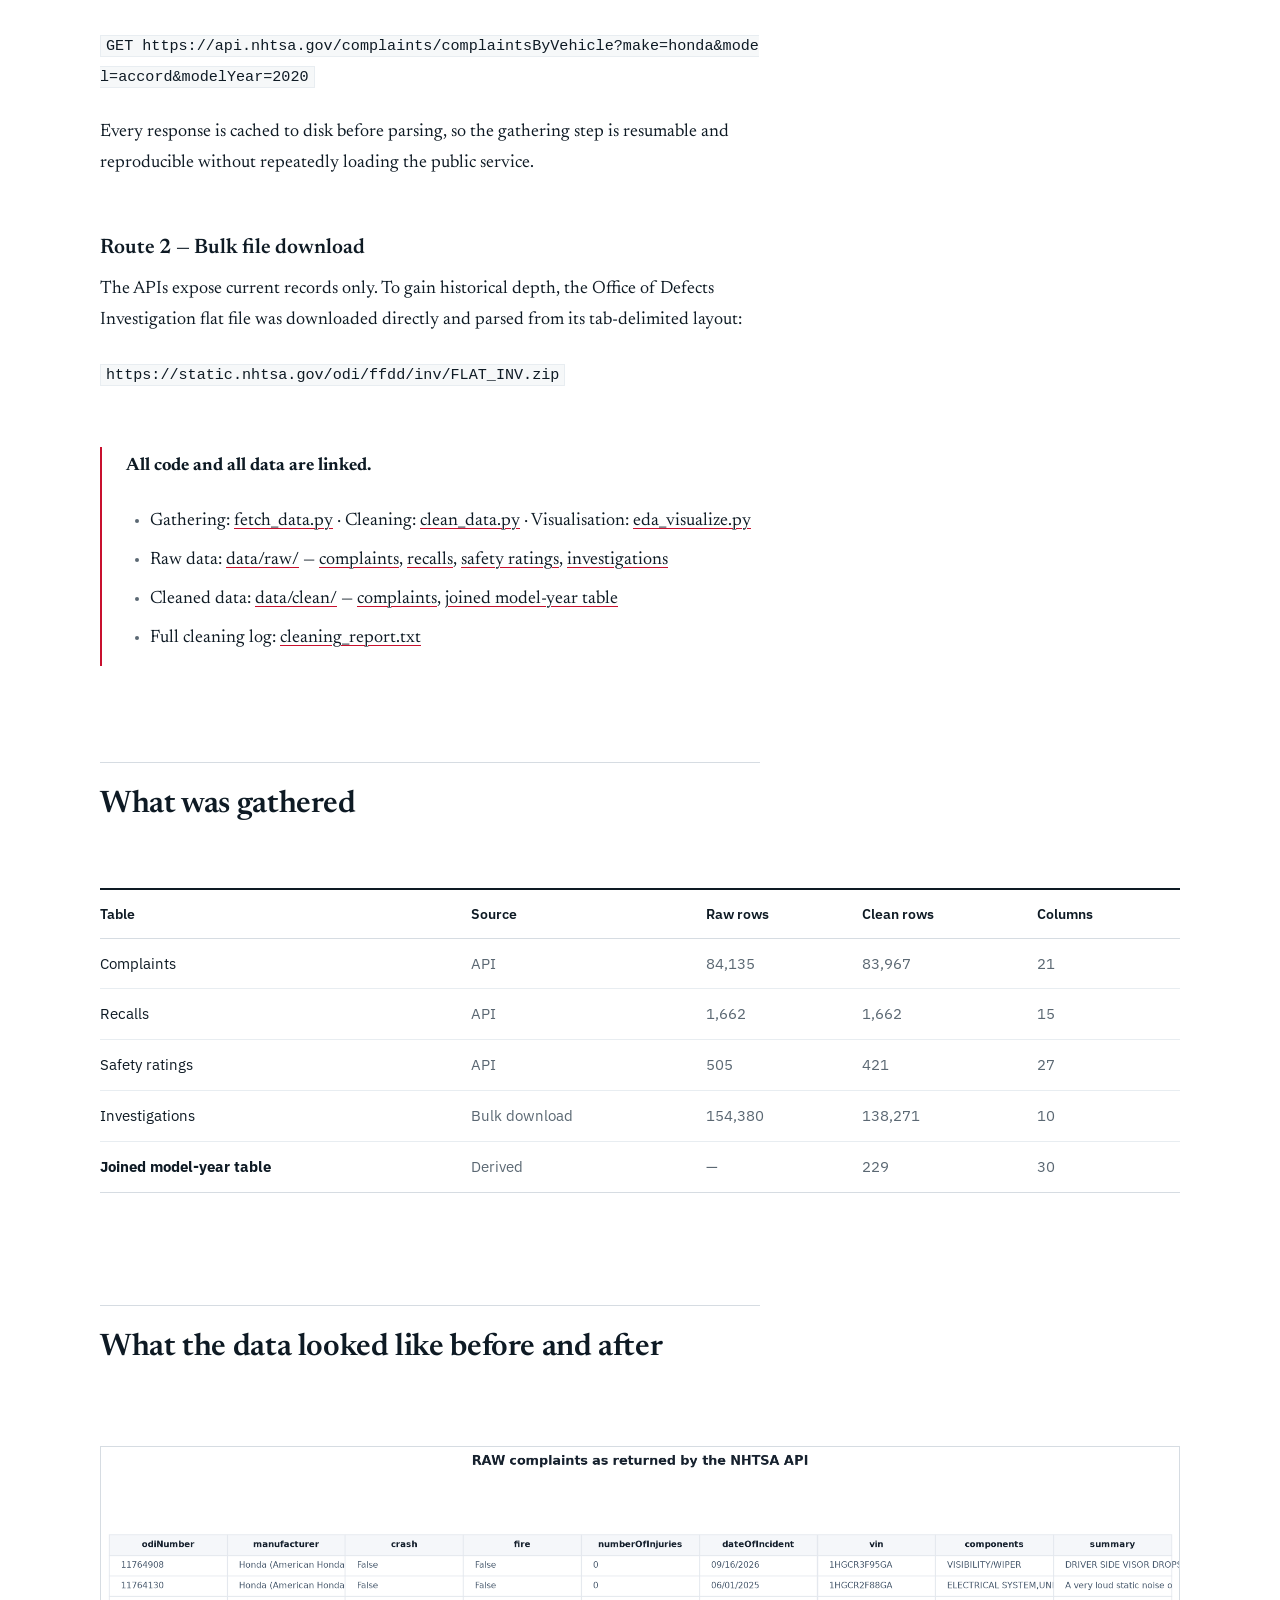
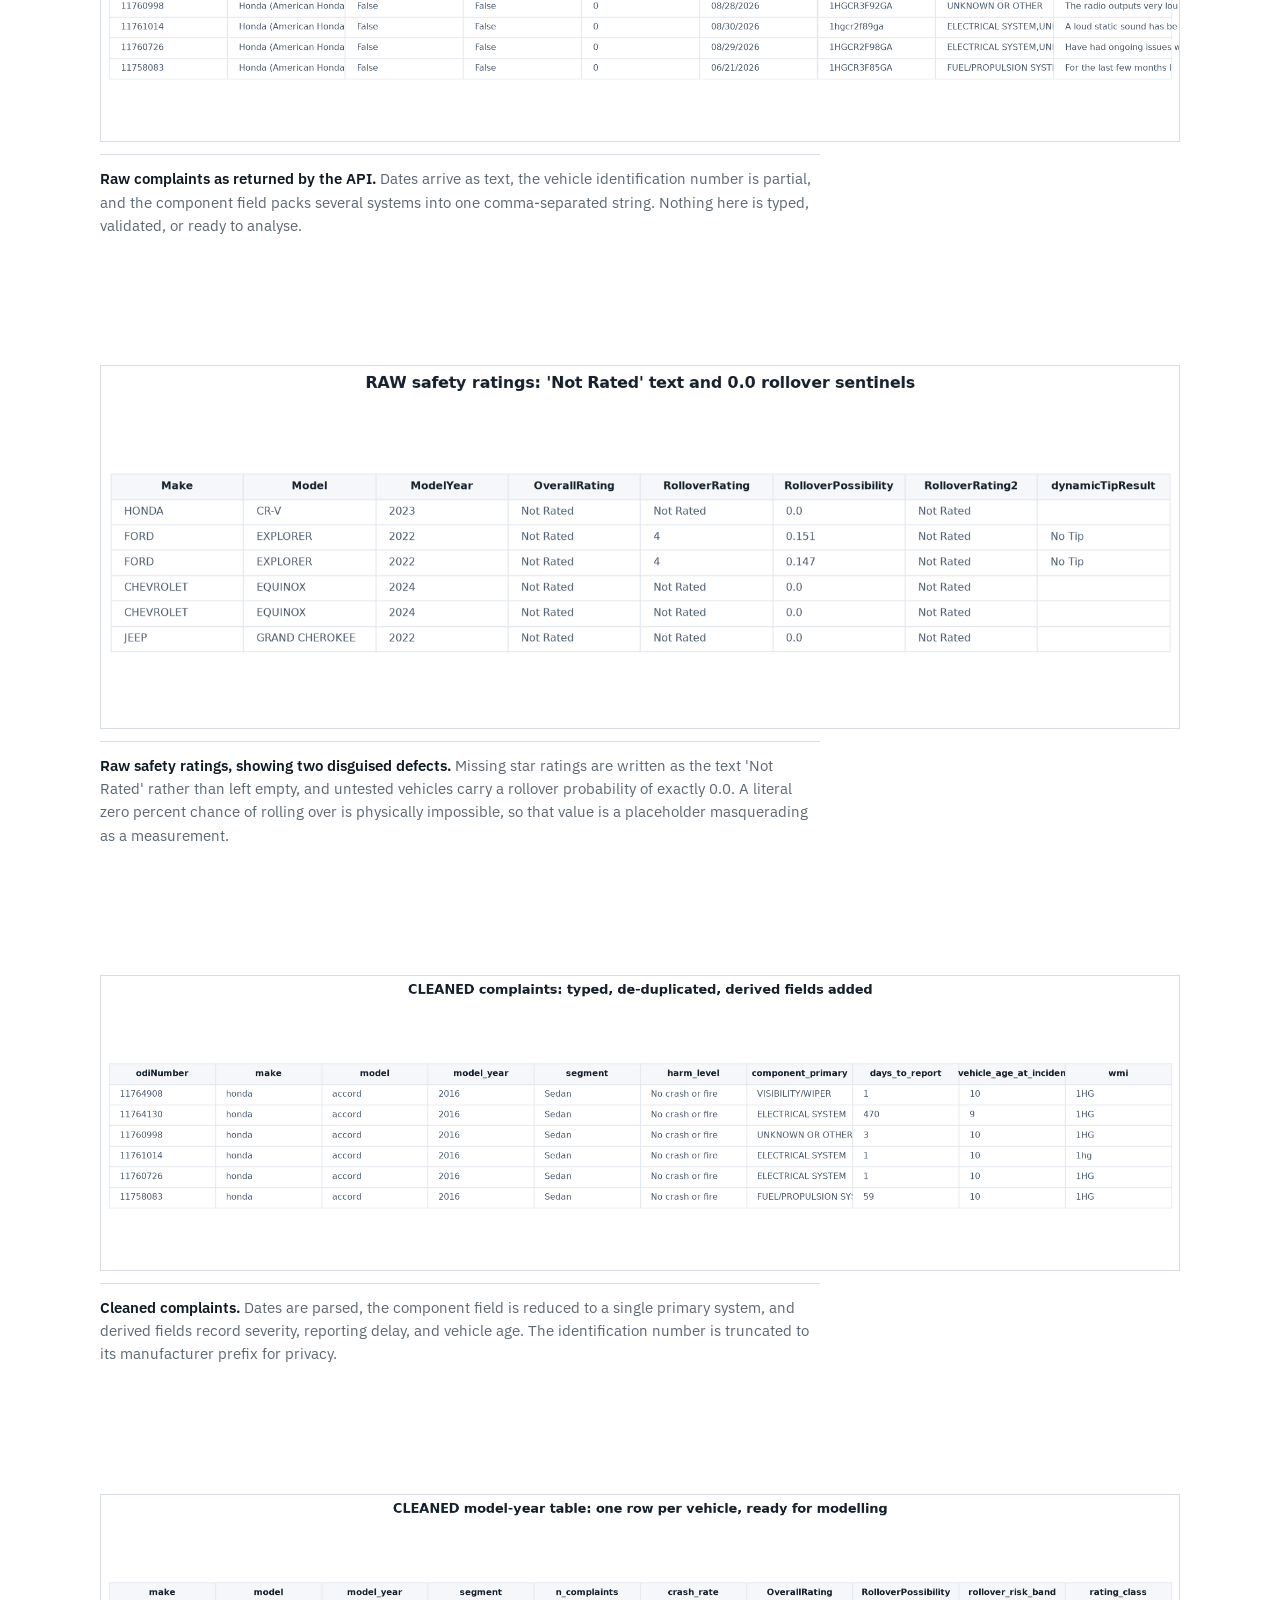
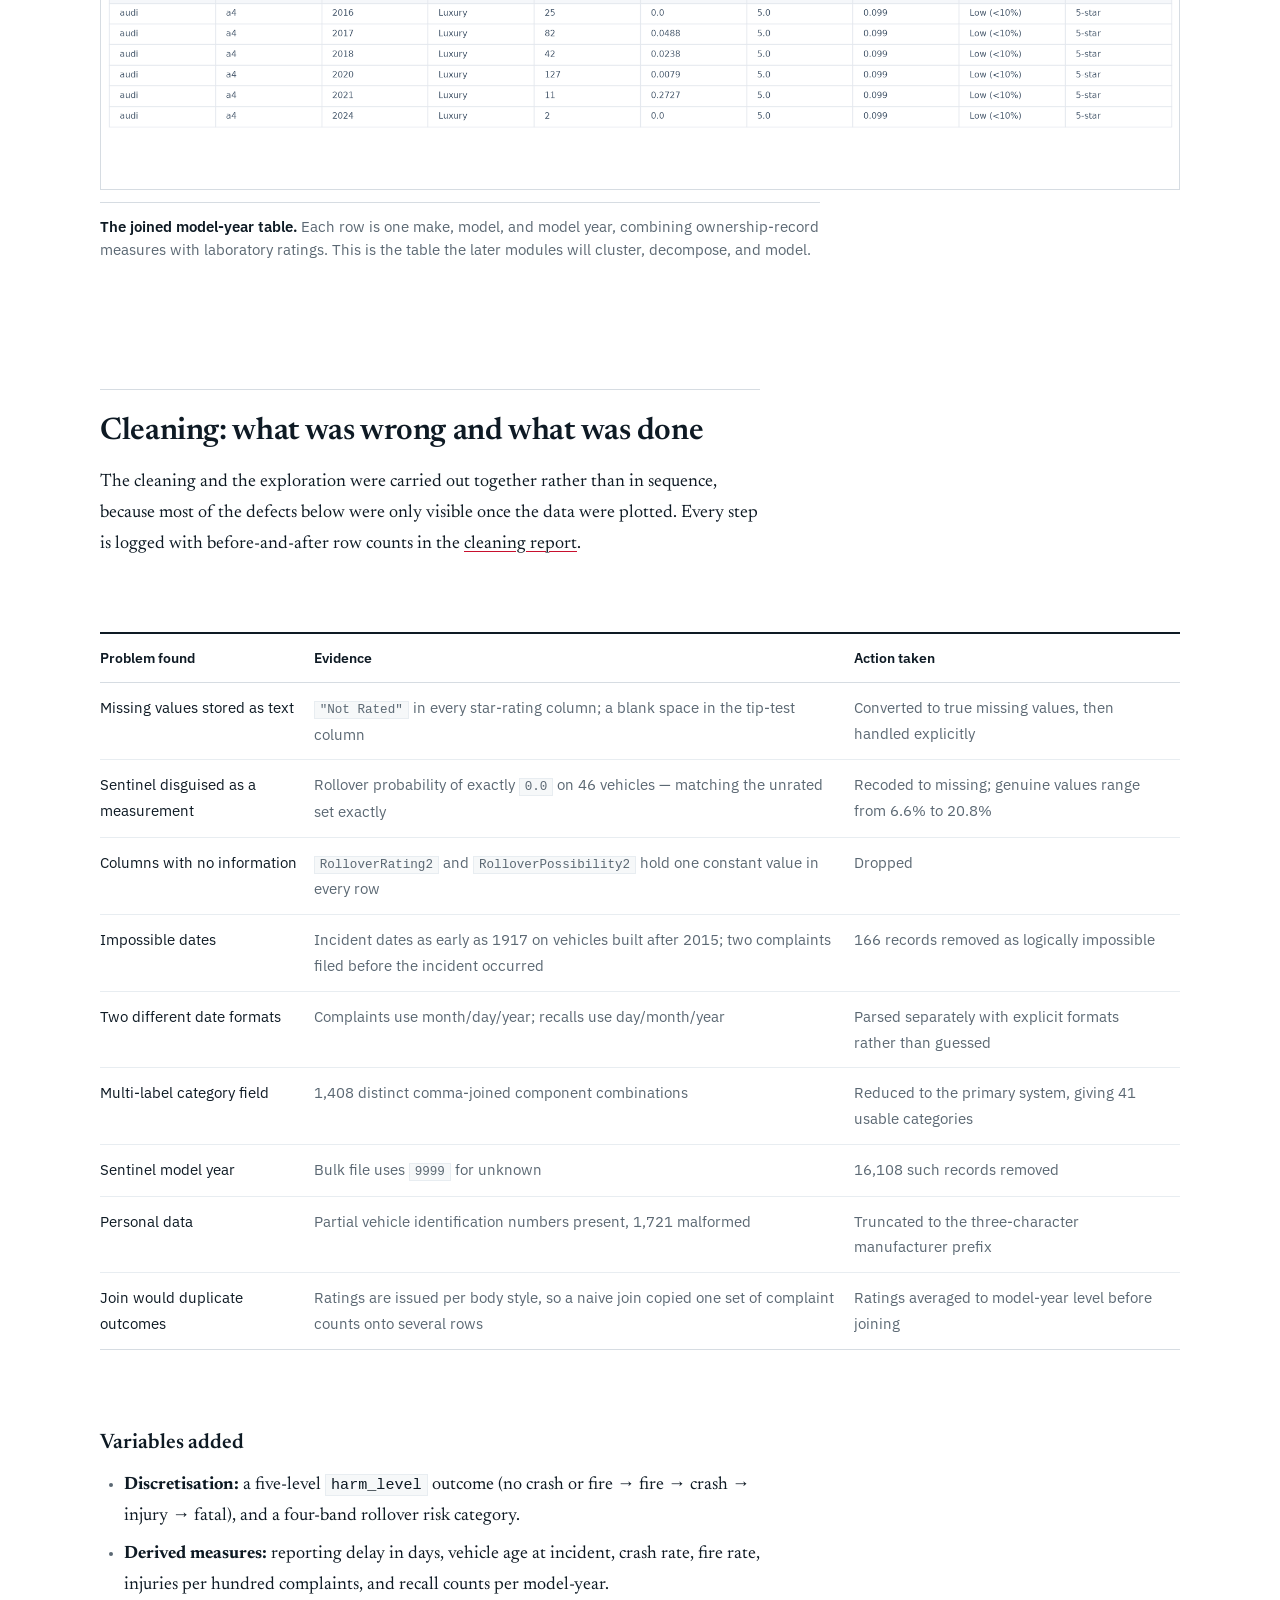
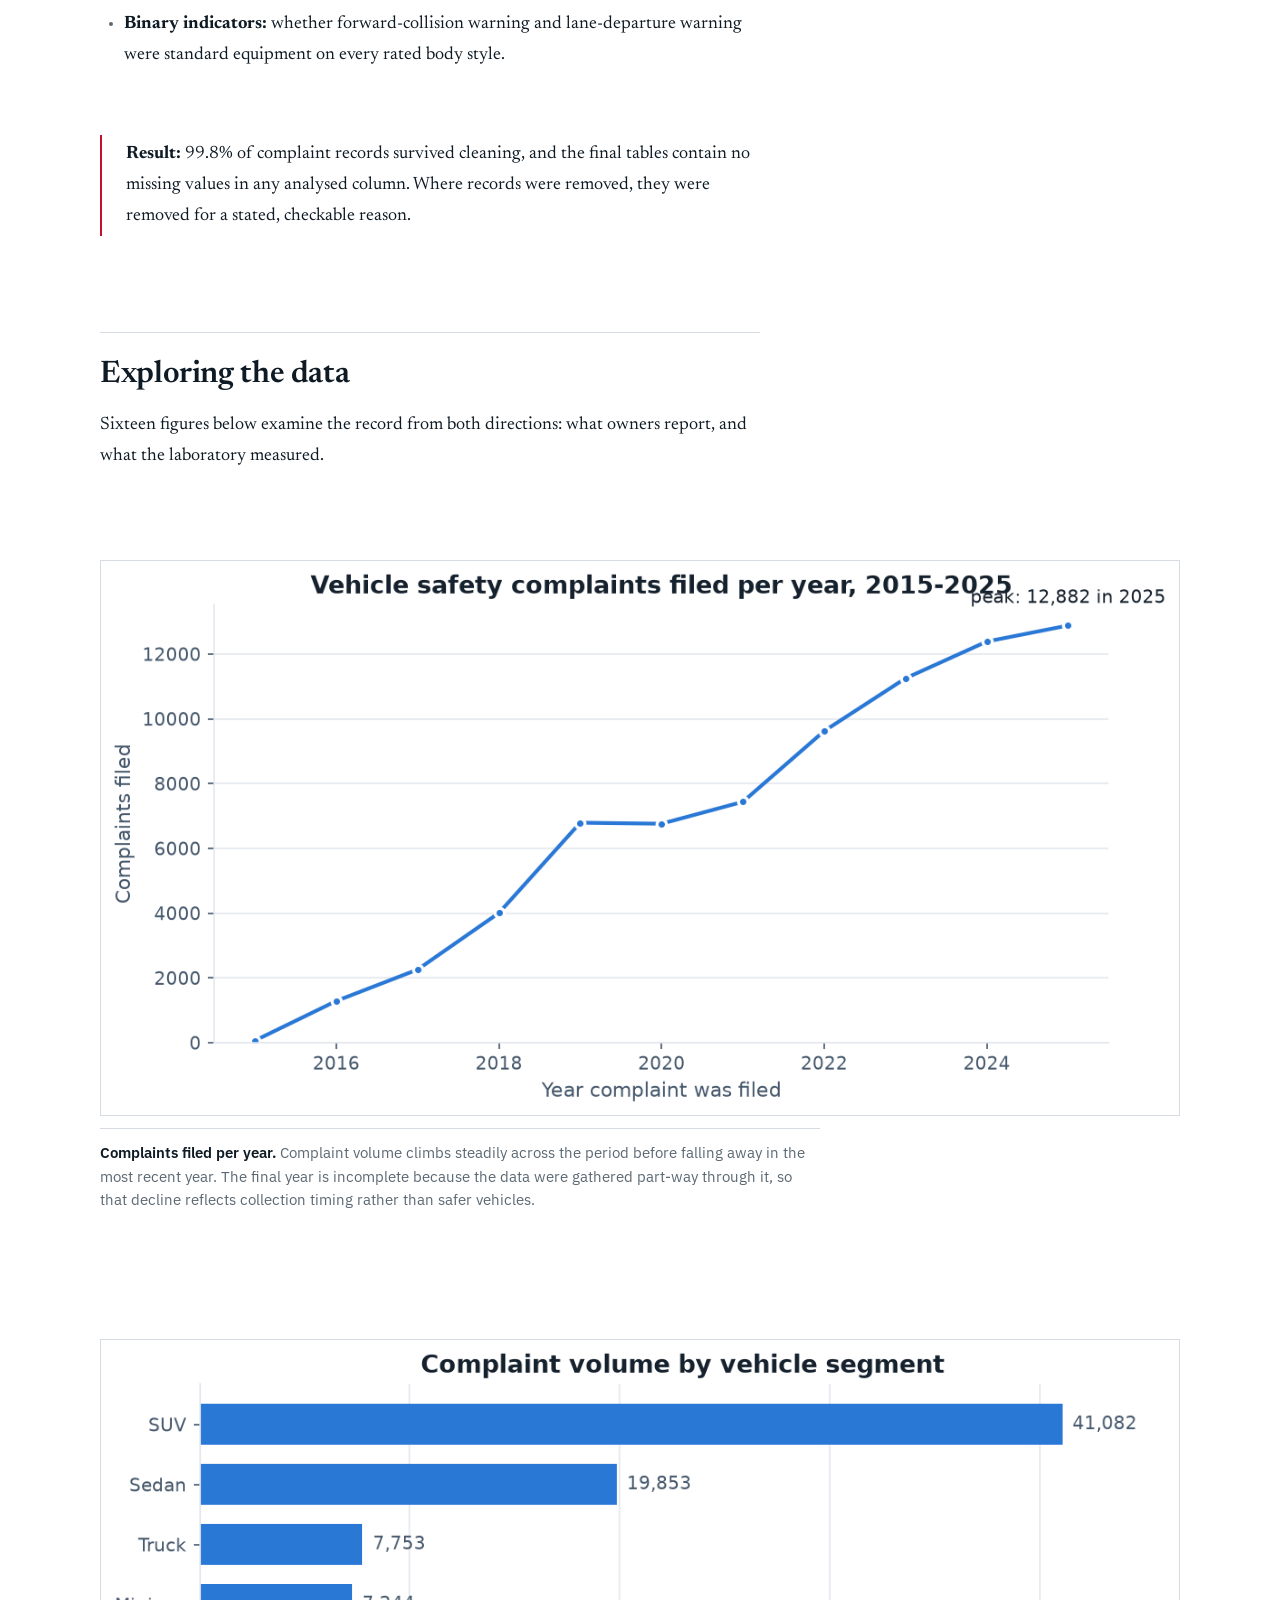
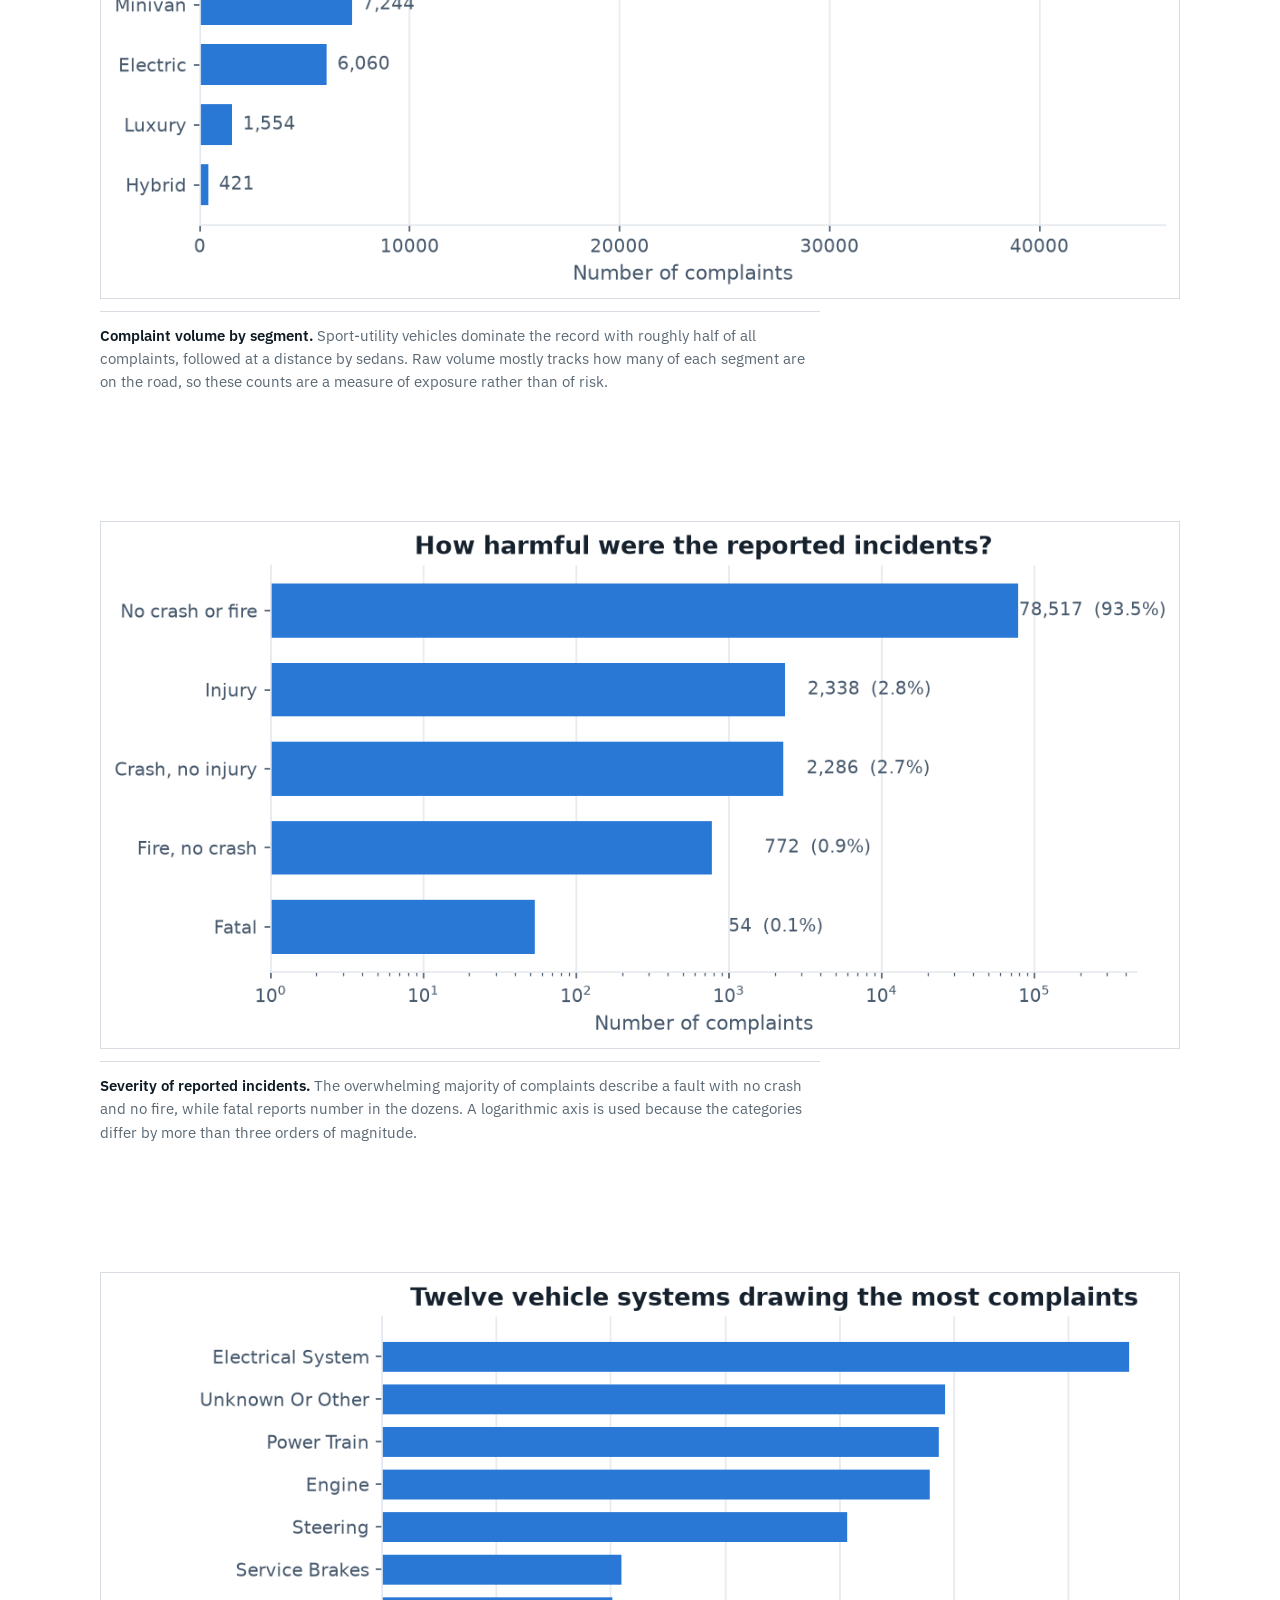
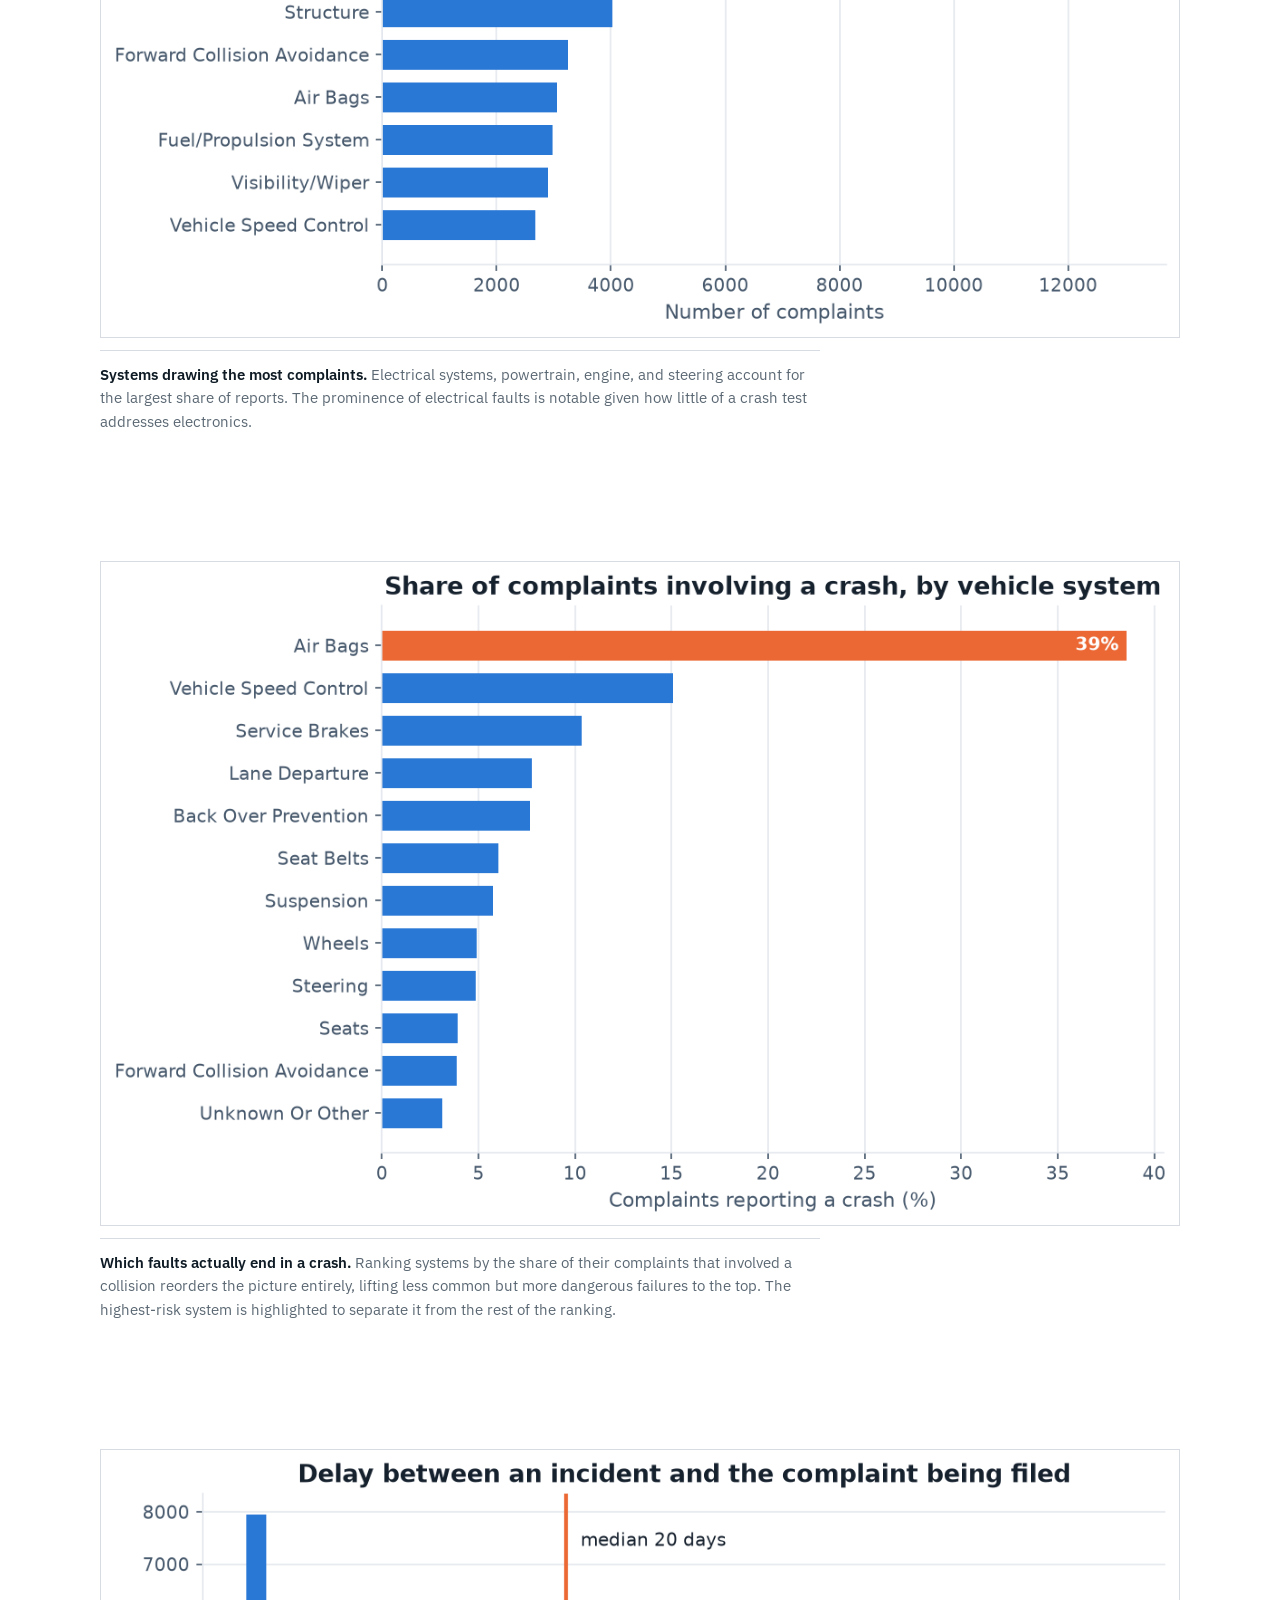
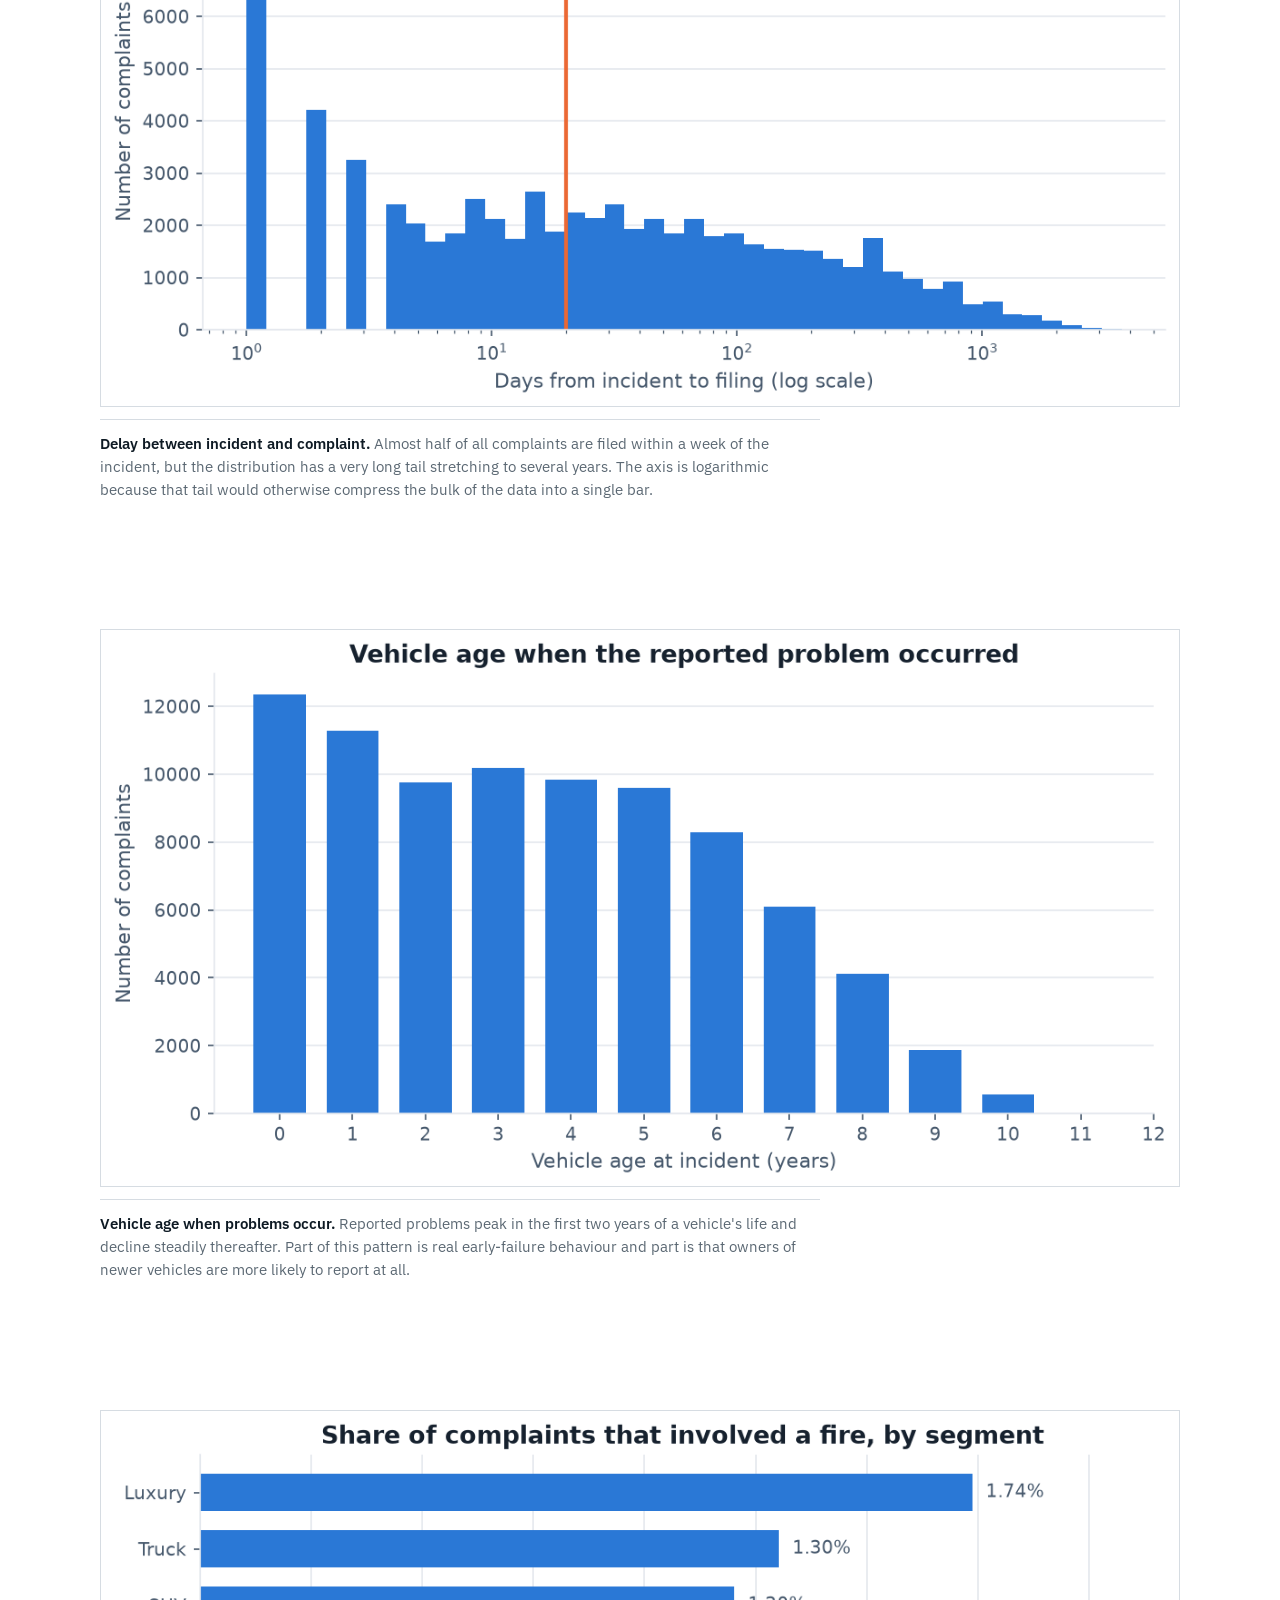
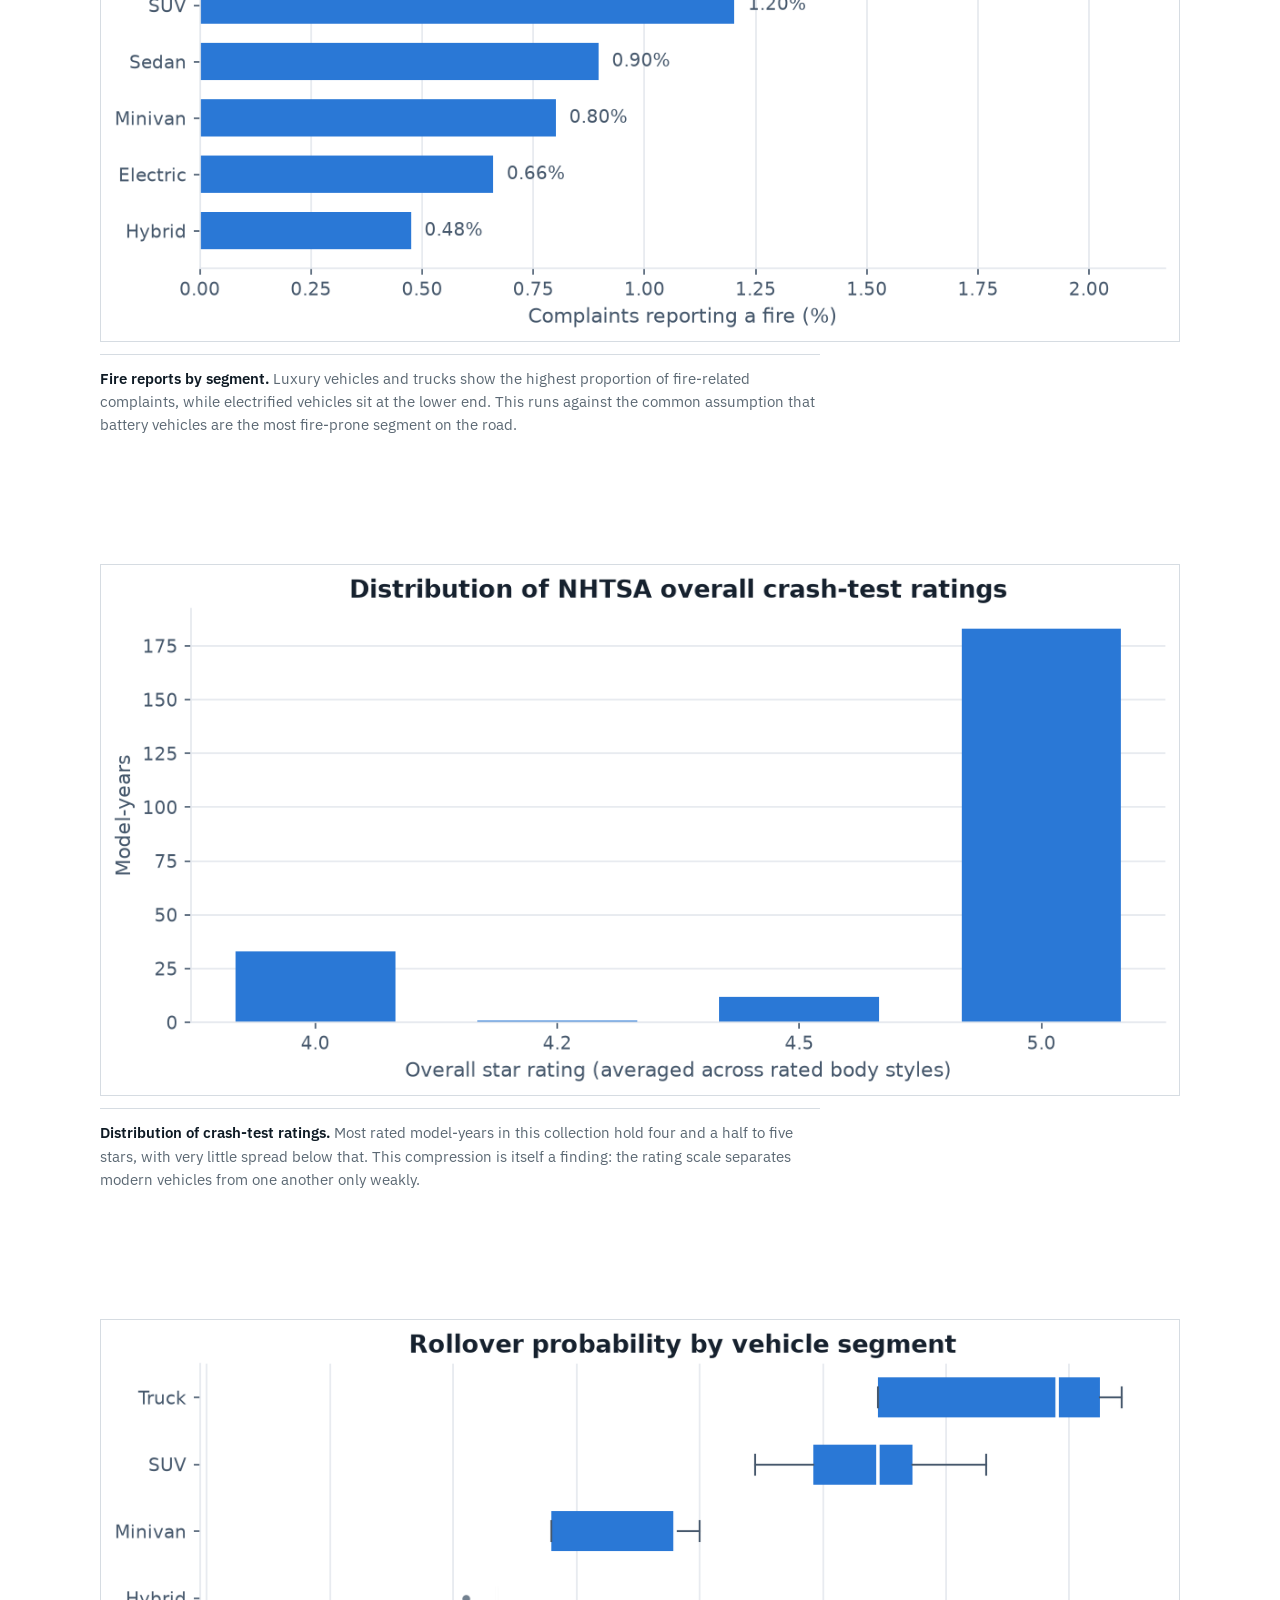
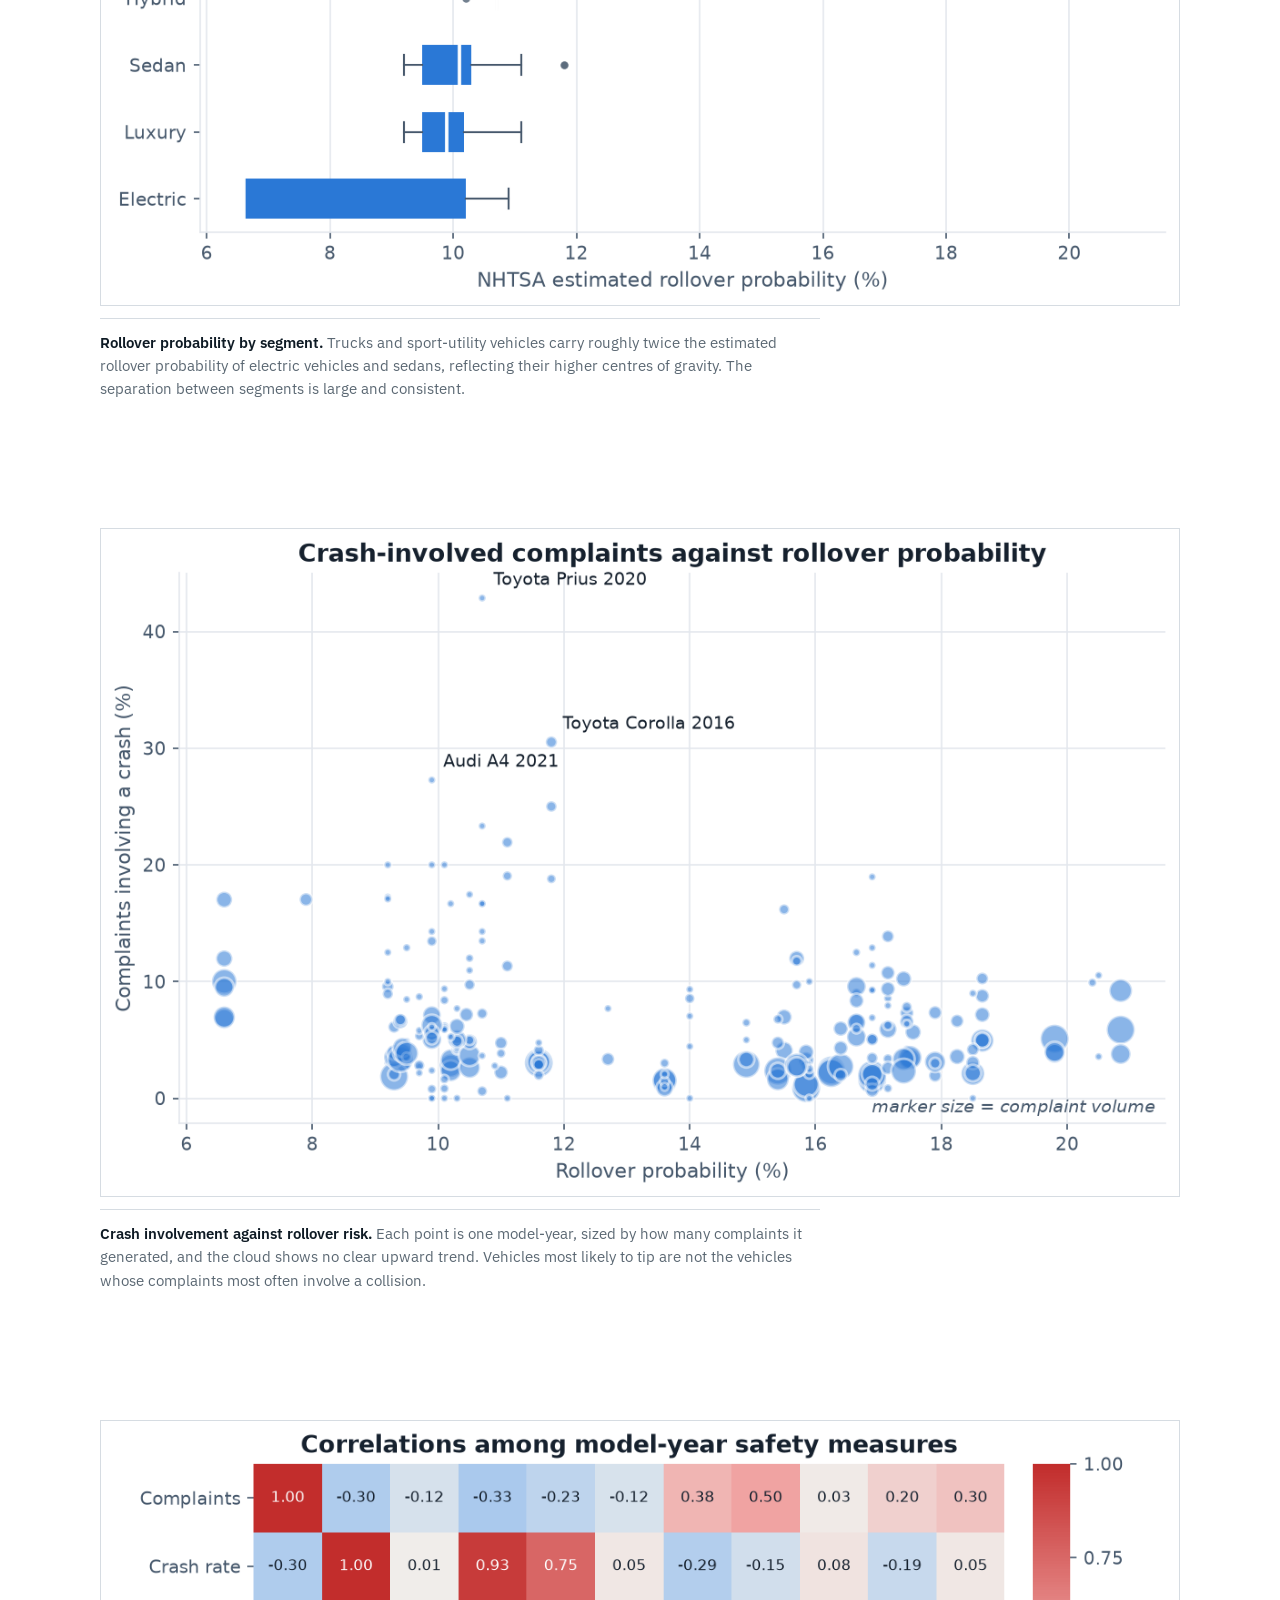
<file: dataprep_eda.html>
<!DOCTYPE html>
<html lang="en">
<head>
<meta charset="utf-8">
<meta name="viewport" content="width=device-width, initial-scale=1">
<title>DataPrep_EDA | Vehicle Safety Project</title>
<meta name="description" content="Gathering, cleaning and exploring four federal vehicle safety datasets.">
<link rel="preconnect" href="https://fonts.googleapis.com">
<link rel="preconnect" href="https://fonts.gstatic.com" crossorigin>
<link href="https://fonts.googleapis.com/css2?family=IBM+Plex+Sans:wght@400;500;600&family=Newsreader:ital,opsz,wght@0,6..72,400;0,6..72,600;1,6..72,400&display=swap" rel="stylesheet">
<link rel="stylesheet" href="assets/css/style.css">
</head>
<body>
<header class="masthead">
  <div class="wrap">
    <p class="course">Rajeshwar Rengeswaran, CSCI 5612 Machine Learning</p>
    <h1>Rated Safe, Reported Broken</h1>
    <p class="byline">What crash-test scores miss about how vehicles actually fail</p>
  </div>
</header>
<nav class="tabs" aria-label="Project sections">
  <div class="wrap">
      <a href="index.html">Introduction</a>
      <a href="dataprep_eda.html" class="active">DataPrep_EDA</a>
      <a href="clustering.html">Clustering</a>
      <a href="pca.html">PCA</a>
      <a href="naivebayes.html">NaiveBayes</a>
      <a href="dectrees.html">DecTrees</a>
      <a href="regression.html">Regression</a>
      <a href="adaboost.html">AdaBoost</a>
      <a href="gradientboosting.html">GradientBoosting</a>
      <a href="xgboost.html">XGBoost</a>
      <a href="conclusions.html">Conclusions</a>
      <a href="about.html">About Me</a>
  </div>
</nav>
<main>
<h2>Data Preparation and Exploratory Analysis</h2>

<p class="lede">Four separate collections of federal vehicle-safety data were
gathered, repaired, and joined into a single analysable table. This section
documents where every value came from, what was wrong with it, and what it looks
like once corrected.</p>

<h2>Where the data came from, and why</h2>

<p>The question driving this project needs two kinds of evidence that are not
normally stored together: what a laboratory says about a vehicle before it is
sold, and what its owners report after. Both are published by the U.S. National
Highway Traffic Safety Administration, the federal body responsible for vehicle
safety standards, and both are in the public domain. Data were gathered by two
independent routes so that the project does not depend on a single mechanism.</p>

<h3>Route 1 &mdash; Application Programming Interfaces</h3>

<p>An <b>API</b> (Application Programming Interface) is a published address that
returns structured data to a program rather than a page to a browser. Three
keyless NHTSA endpoints were queried in Python with the <code>requests</code>
library, sweeping 39 vehicle models across model years 2016 to 2024.</p>

<div class="table-wrap">
<table>
  <thead><tr><th>Source</th><th>Endpoint</th><th>What it provides</th></tr></thead>
  <tbody>
    <tr><td>Complaints</td>
        <td><code>api.nhtsa.gov/complaints/complaintsByVehicle</code></td>
        <td>Owner-filed defect reports: component, crash and fire flags, injuries,
            deaths, dates, narrative</td></tr>
    <tr><td>Recalls</td>
        <td><code>api.nhtsa.gov/recalls/recallsByVehicle</code></td>
        <td>Recall campaigns: affected component, consequence, remedy, park-outside
            warnings</td></tr>
    <tr><td>Safety Ratings</td>
        <td><code>api.nhtsa.gov/SafetyRatings/...</code></td>
        <td>Crash-test star ratings, rollover probability, driver-assistance
            equipment</td></tr>
  </tbody>
</table>
</div>

<p>A single core request looks like this, and returns JSON:</p>
<p><code>GET https://api.nhtsa.gov/complaints/complaintsByVehicle?make=honda&amp;model=accord&amp;modelYear=2020</code></p>

<p>Every response is cached to disk before parsing, so the gathering step is
resumable and reproducible without repeatedly loading the public service.</p>

<h3>Route 2 &mdash; Bulk file download</h3>

<p>The APIs expose current records only. To gain historical depth, the Office of
Defects Investigation flat file was downloaded directly and parsed from its
tab-delimited layout:</p>
<p><code>https://static.nhtsa.gov/odi/ffdd/inv/FLAT_INV.zip</code></p>

<div class="callout">
  <p><b>All code and all data are linked.</b></p>
  <ul>
    <li>Gathering: <a href="https://github.com/Rajeshwar987/csci5612-project/blob/main/code/fetch_data.py">fetch_data.py</a>
        &middot; Cleaning: <a href="https://github.com/Rajeshwar987/csci5612-project/blob/main/code/clean_data.py">clean_data.py</a>
        &middot; Visualisation: <a href="https://github.com/Rajeshwar987/csci5612-project/blob/main/code/eda_visualize.py">eda_visualize.py</a></li>
    <li>Raw data: <a href="https://github.com/Rajeshwar987/csci5612-project/blob/main/data/raw">data/raw/</a> &mdash;
        <a href="https://github.com/Rajeshwar987/csci5612-project/raw/main/data/raw/complaints_raw.csv.gz">complaints</a>,
        <a href="https://github.com/Rajeshwar987/csci5612-project/raw/main/data/raw/recalls_raw.csv.gz">recalls</a>,
        <a href="https://github.com/Rajeshwar987/csci5612-project/raw/main/data/raw/safety_ratings_raw.csv.gz">safety ratings</a>,
        <a href="https://github.com/Rajeshwar987/csci5612-project/raw/main/data/raw/investigations_raw.csv.gz">investigations</a></li>
    <li>Cleaned data: <a href="https://github.com/Rajeshwar987/csci5612-project/blob/main/data/clean">data/clean/</a> &mdash;
        <a href="https://github.com/Rajeshwar987/csci5612-project/raw/main/data/clean/complaints_clean.csv.gz">complaints</a>,
        <a href="https://github.com/Rajeshwar987/csci5612-project/raw/main/data/clean/vehicle_model_year.csv">joined model-year table</a></li>
    <li>Full cleaning log:
        <a href="https://github.com/Rajeshwar987/csci5612-project/blob/main/data/clean/cleaning_report.txt">cleaning_report.txt</a></li>
  </ul>
</div>

<h2>What was gathered</h2>

<div class="table-wrap">
<table>
  <thead><tr><th>Table</th><th>Source</th><th>Raw rows</th><th>Clean rows</th><th>Columns</th></tr></thead>
  <tbody>
    <tr><td>Complaints</td><td>API</td><td>84,135</td><td>83,967</td><td>21</td></tr>
    <tr><td>Recalls</td><td>API</td><td>1,662</td><td>1,662</td><td>15</td></tr>
    <tr><td>Safety ratings</td><td>API</td><td>505</td><td>421</td><td>27</td></tr>
    <tr><td>Investigations</td><td>Bulk download</td><td>154,380</td><td>138,271</td><td>10</td></tr>
    <tr><td><b>Joined model-year table</b></td><td>Derived</td><td>&mdash;</td><td>229</td><td>30</td></tr>
  </tbody>
</table>
</div>

<h2>What the data looked like before and after</h2>

<figure>
  <img src="figures/snapshot_raw_complaints.png" alt="Raw complaints as returned by the API">
  <figcaption><b>Raw complaints as returned by the API.</b> Dates arrive as text, the vehicle identification number is partial, and the component field packs several systems into one comma-separated string. Nothing here is typed, validated, or ready to analyse.</figcaption>
</figure>

<figure>
  <img src="figures/snapshot_raw_ratings.png" alt="Raw safety ratings, showing two disguised defects">
  <figcaption><b>Raw safety ratings, showing two disguised defects.</b> Missing star ratings are written as the text 'Not Rated' rather than left empty, and untested vehicles carry a rollover probability of exactly 0.0. A literal zero percent chance of rolling over is physically impossible, so that value is a placeholder masquerading as a measurement.</figcaption>
</figure>

<figure>
  <img src="figures/snapshot_clean_complaints.png" alt="Cleaned complaints">
  <figcaption><b>Cleaned complaints.</b> Dates are parsed, the component field is reduced to a single primary system, and derived fields record severity, reporting delay, and vehicle age. The identification number is truncated to its manufacturer prefix for privacy.</figcaption>
</figure>

<figure>
  <img src="figures/snapshot_clean_model_year.png" alt="The joined model-year table">
  <figcaption><b>The joined model-year table.</b> Each row is one make, model, and model year, combining ownership-record measures with laboratory ratings. This is the table the later modules will cluster, decompose, and model.</figcaption>
</figure>

<h2>Cleaning: what was wrong and what was done</h2>

<p>The cleaning and the exploration were carried out together rather than in
sequence, because most of the defects below were only visible once the data were
plotted. Every step is logged with before-and-after row counts in the
<a href="https://github.com/Rajeshwar987/csci5612-project/blob/main/data/clean/cleaning_report.txt">cleaning report</a>.</p>

<div class="table-wrap">
<table>
  <thead><tr><th>Problem found</th><th>Evidence</th><th>Action taken</th></tr></thead>
  <tbody>
    <tr><td>Missing values stored as text</td>
        <td><code>"Not Rated"</code> in every star-rating column; a blank space in
            the tip-test column</td>
        <td>Converted to true missing values, then handled explicitly</td></tr>
    <tr><td>Sentinel disguised as a measurement</td>
        <td>Rollover probability of exactly <code>0.0</code> on 46 vehicles &mdash;
            matching the unrated set exactly</td>
        <td>Recoded to missing; genuine values range from 6.6% to 20.8%</td></tr>
    <tr><td>Columns with no information</td>
        <td><code>RolloverRating2</code> and <code>RolloverPossibility2</code> hold one
            constant value in every row</td>
        <td>Dropped</td></tr>
    <tr><td>Impossible dates</td>
        <td>Incident dates as early as 1917 on vehicles built after 2015; two
            complaints filed before the incident occurred</td>
        <td>166 records removed as logically impossible</td></tr>
    <tr><td>Two different date formats</td>
        <td>Complaints use month/day/year; recalls use day/month/year</td>
        <td>Parsed separately with explicit formats rather than guessed</td></tr>
    <tr><td>Multi-label category field</td>
        <td>1,408 distinct comma-joined component combinations</td>
        <td>Reduced to the primary system, giving 41 usable categories</td></tr>
    <tr><td>Sentinel model year</td>
        <td>Bulk file uses <code>9999</code> for unknown</td>
        <td>16,108 such records removed</td></tr>
    <tr><td>Personal data</td>
        <td>Partial vehicle identification numbers present, 1,721 malformed</td>
        <td>Truncated to the three-character manufacturer prefix</td></tr>
    <tr><td>Join would duplicate outcomes</td>
        <td>Ratings are issued per body style, so a naive join copied one set of
            complaint counts onto several rows</td>
        <td>Ratings averaged to model-year level before joining</td></tr>
  </tbody>
</table>
</div>

<h3>Variables added</h3>
<ul>
  <li><b>Discretisation:</b> a five-level <code>harm_level</code> outcome
      (no crash or fire &rarr; fire &rarr; crash &rarr; injury &rarr; fatal), and a
      four-band rollover risk category.</li>
  <li><b>Derived measures:</b> reporting delay in days, vehicle age at incident,
      crash rate, fire rate, injuries per hundred complaints, and recall counts per
      model-year.</li>
  <li><b>Binary indicators:</b> whether forward-collision warning and lane-departure
      warning were standard equipment on every rated body style.</li>
</ul>

<div class="callout">
  <p><b>Result:</b> 99.8% of complaint records survived cleaning, and the final
  tables contain no missing values in any analysed column. Where records were
  removed, they were removed for a stated, checkable reason.</p>
</div>

<h2>Exploring the data</h2>

<p>Sixteen figures below examine the record from both directions: what owners
report, and what the laboratory measured.</p>

<figure>
  <img src="figures/fig01_complaints_per_year.png" alt="Complaints filed per year">
  <figcaption><b>Complaints filed per year.</b> Complaint volume climbs steadily across the period before falling away in the most recent year. The final year is incomplete because the data were gathered part-way through it, so that decline reflects collection timing rather than safer vehicles.</figcaption>
</figure>

<figure>
  <img src="figures/fig02_complaints_by_segment.png" alt="Complaint volume by segment">
  <figcaption><b>Complaint volume by segment.</b> Sport-utility vehicles dominate the record with roughly half of all complaints, followed at a distance by sedans. Raw volume mostly tracks how many of each segment are on the road, so these counts are a measure of exposure rather than of risk.</figcaption>
</figure>

<figure>
  <img src="figures/fig03_harm_level.png" alt="Severity of reported incidents">
  <figcaption><b>Severity of reported incidents.</b> The overwhelming majority of complaints describe a fault with no crash and no fire, while fatal reports number in the dozens. A logarithmic axis is used because the categories differ by more than three orders of magnitude.</figcaption>
</figure>

<figure>
  <img src="figures/fig04_top_components.png" alt="Systems drawing the most complaints">
  <figcaption><b>Systems drawing the most complaints.</b> Electrical systems, powertrain, engine, and steering account for the largest share of reports. The prominence of electrical faults is notable given how little of a crash test addresses electronics.</figcaption>
</figure>

<figure>
  <img src="figures/fig05_crash_rate_by_component.png" alt="Which faults actually end in a crash">
  <figcaption><b>Which faults actually end in a crash.</b> Ranking systems by the share of their complaints that involved a collision reorders the picture entirely, lifting less common but more dangerous failures to the top. The highest-risk system is highlighted to separate it from the rest of the ranking.</figcaption>
</figure>

<figure>
  <img src="figures/fig06_reporting_lag.png" alt="Delay between incident and complaint">
  <figcaption><b>Delay between incident and complaint.</b> Almost half of all complaints are filed within a week of the incident, but the distribution has a very long tail stretching to several years. The axis is logarithmic because that tail would otherwise compress the bulk of the data into a single bar.</figcaption>
</figure>

<figure>
  <img src="figures/fig07_vehicle_age.png" alt="Vehicle age when problems occur">
  <figcaption><b>Vehicle age when problems occur.</b> Reported problems peak in the first two years of a vehicle's life and decline steadily thereafter. Part of this pattern is real early-failure behaviour and part is that owners of newer vehicles are more likely to report at all.</figcaption>
</figure>

<figure>
  <img src="figures/fig08_fire_rate_by_segment.png" alt="Fire reports by segment">
  <figcaption><b>Fire reports by segment.</b> Luxury vehicles and trucks show the highest proportion of fire-related complaints, while electrified vehicles sit at the lower end. This runs against the common assumption that battery vehicles are the most fire-prone segment on the road.</figcaption>
</figure>

<figure>
  <img src="figures/fig09_star_rating_distribution.png" alt="Distribution of crash-test ratings">
  <figcaption><b>Distribution of crash-test ratings.</b> Most rated model-years in this collection hold four and a half to five stars, with very little spread below that. This compression is itself a finding: the rating scale separates modern vehicles from one another only weakly.</figcaption>
</figure>

<figure>
  <img src="figures/fig10_rollover_by_segment.png" alt="Rollover probability by segment">
  <figcaption><b>Rollover probability by segment.</b> Trucks and sport-utility vehicles carry roughly twice the estimated rollover probability of electric vehicles and sedans, reflecting their higher centres of gravity. The separation between segments is large and consistent.</figcaption>
</figure>

<figure>
  <img src="figures/fig11_crashrate_vs_rollover.png" alt="Crash involvement against rollover risk">
  <figcaption><b>Crash involvement against rollover risk.</b> Each point is one model-year, sized by how many complaints it generated, and the cloud shows no clear upward trend. Vehicles most likely to tip are not the vehicles whose complaints most often involve a collision.</figcaption>
</figure>

<figure>
  <img src="figures/fig12_correlation_heatmap.png" alt="Correlations among safety measures">
  <figcaption><b>Correlations among safety measures.</b> The strongest relationships are between measures derived from the same source, such as crash rate and overall severity. Crash-test ratings correlate only weakly with any ownership-record measure, which is the central tension this project investigates.</figcaption>
</figure>

<figure>
  <img src="figures/fig13_top_model_years.png" alt="Model-years with the most complaints">
  <figcaption><b>Model-years with the most complaints.</b> A small number of model-years account for a disproportionate share of the record. Identifying them early matters because they are where any predictive model will gain or lose most of its accuracy.</figcaption>
</figure>

<figure>
  <img src="figures/fig14_harm_mix_by_segment.png" alt="Outcome mix within each segment">
  <figcaption><b>Outcome mix within each segment.</b> Normalising each segment to its own total removes the effect of fleet size and exposes differences in outcome. Hybrid and electric complaints are the most likely to involve a crash, while minivans are the least.</figcaption>
</figure>

<figure>
  <img src="figures/fig15_investigations_per_year.png" alt="Investigation records opened per year">
  <figcaption><b>Investigation records opened per year.</b> The bulk download extends back three decades and shows how regulatory activity has varied over time. This file provides historical depth that the current application programming interface does not expose.</figcaption>
</figure>

<figure>
  <img src="figures/fig16_recall_components.png" alt="Systems most often recalled">
  <figcaption><b>Systems most often recalled.</b> Electrical systems, airbags, and reversing-camera equipment lead the recall record. Comparing this ranking against the complaint ranking shows where owner reports and formal regulatory action agree.</figcaption>
</figure>

<h2>What the exploration suggests</h2>

<p>Three patterns stand out before any modelling has been done. First, crash-test
ratings barely move: 85% of the rated model-years in this collection carry an
average of four and a half stars or better, so the measure that buyers rely on
separates modern vehicles only weakly. Second, star ratings show almost no
relationship with any ownership-record measure, while rollover probability is
moderately and negatively related to the overall score &mdash; the laboratory
number appears to describe a different dimension of safety from the one the
complaint record captures. Third, the segments that look safest on volume look
different once exposure is removed: hybrid and electric complaints are the most
likely to involve a crash, yet the least likely to involve a fire, which inverts
a common assumption.</p>

<p>These are associations in observational data, not causal findings, and the
complaint record is self-selected: it reflects who chose to report, not everything
that went wrong. The modelling modules that follow will test whether these
patterns survive more careful treatment.</p>
</main>
<footer><div class="wrap">
  <p>Rajeshwar Rengeswaran, CSCI 5612 Machine Learning project.</p>
  <p>Data published by the <a href="https://www.nhtsa.gov/">U.S. National Highway
  Traffic Safety Administration</a>. All code and data for this project are public at
  <a href="https://github.com/Rajeshwar987/csci5612-project">github.com/Rajeshwar987/csci5612-project</a>.</p>
</div></footer>
</body>
</html>
</file>
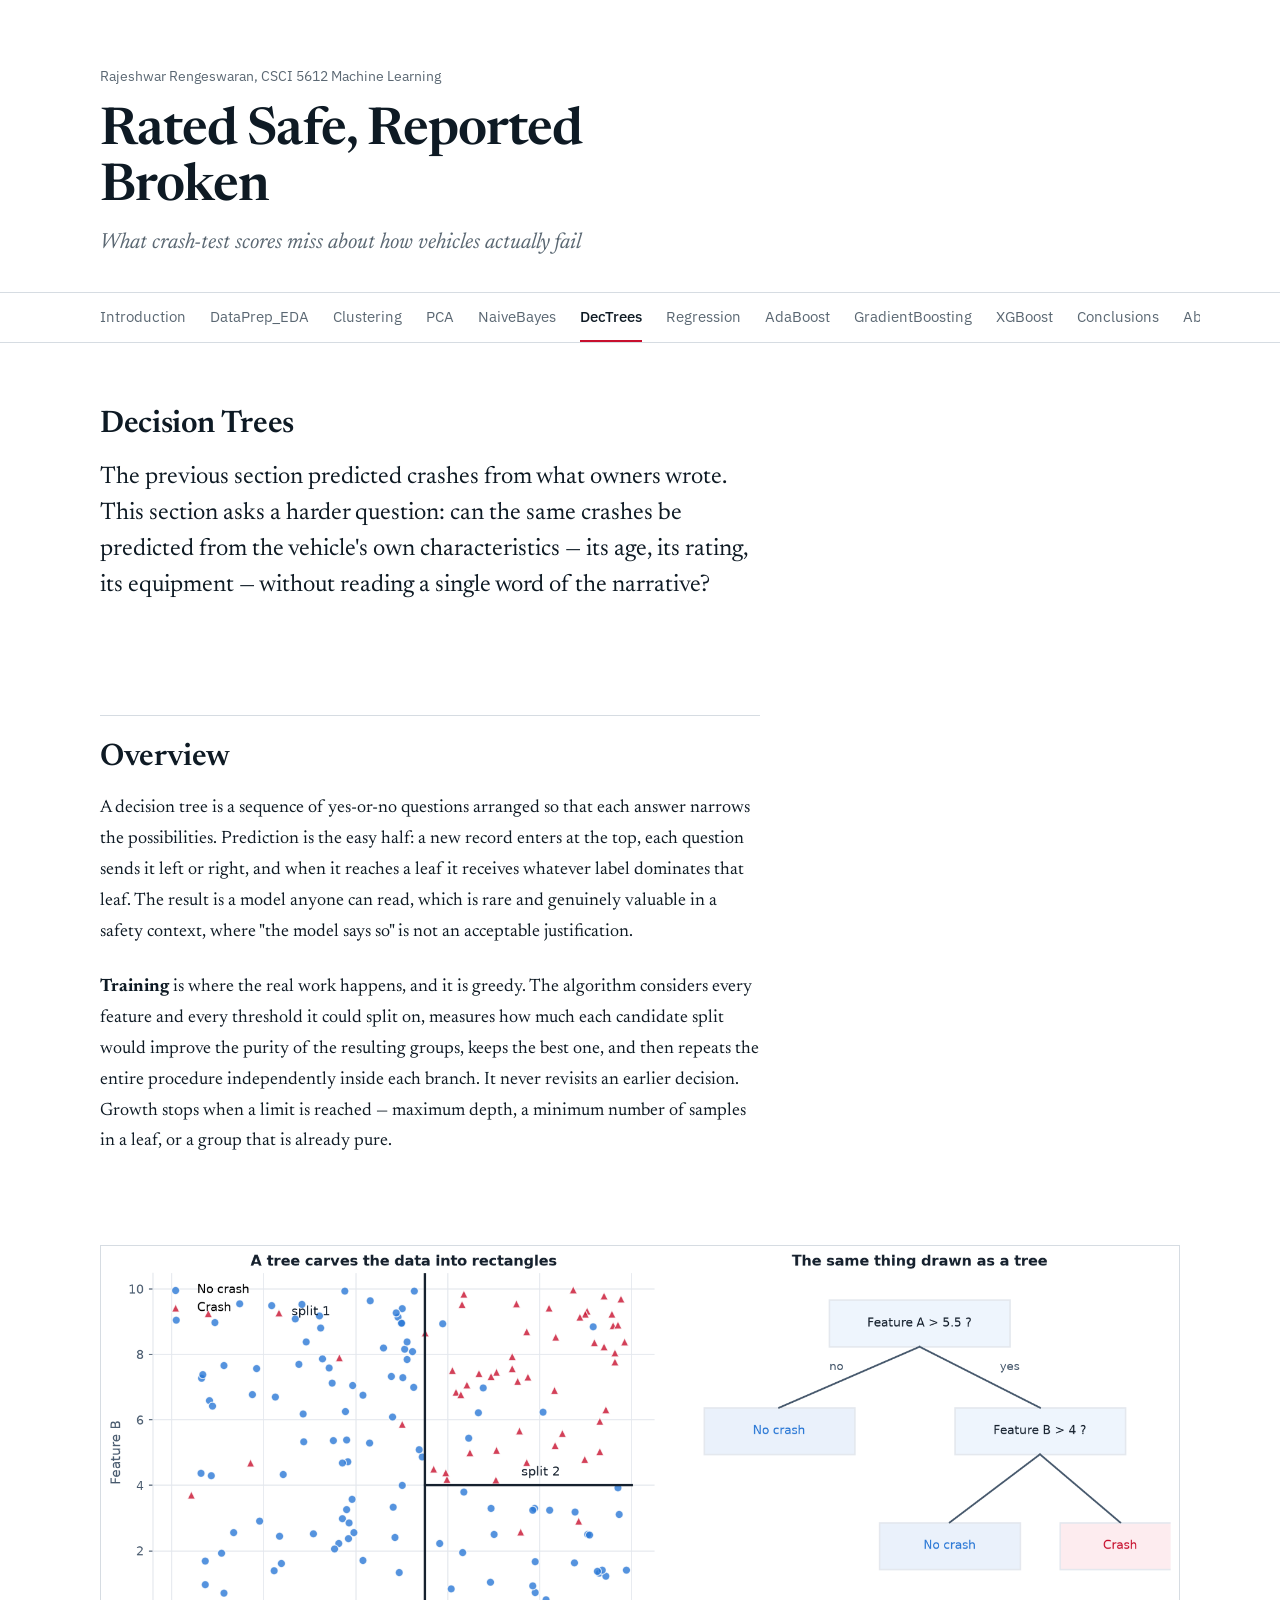
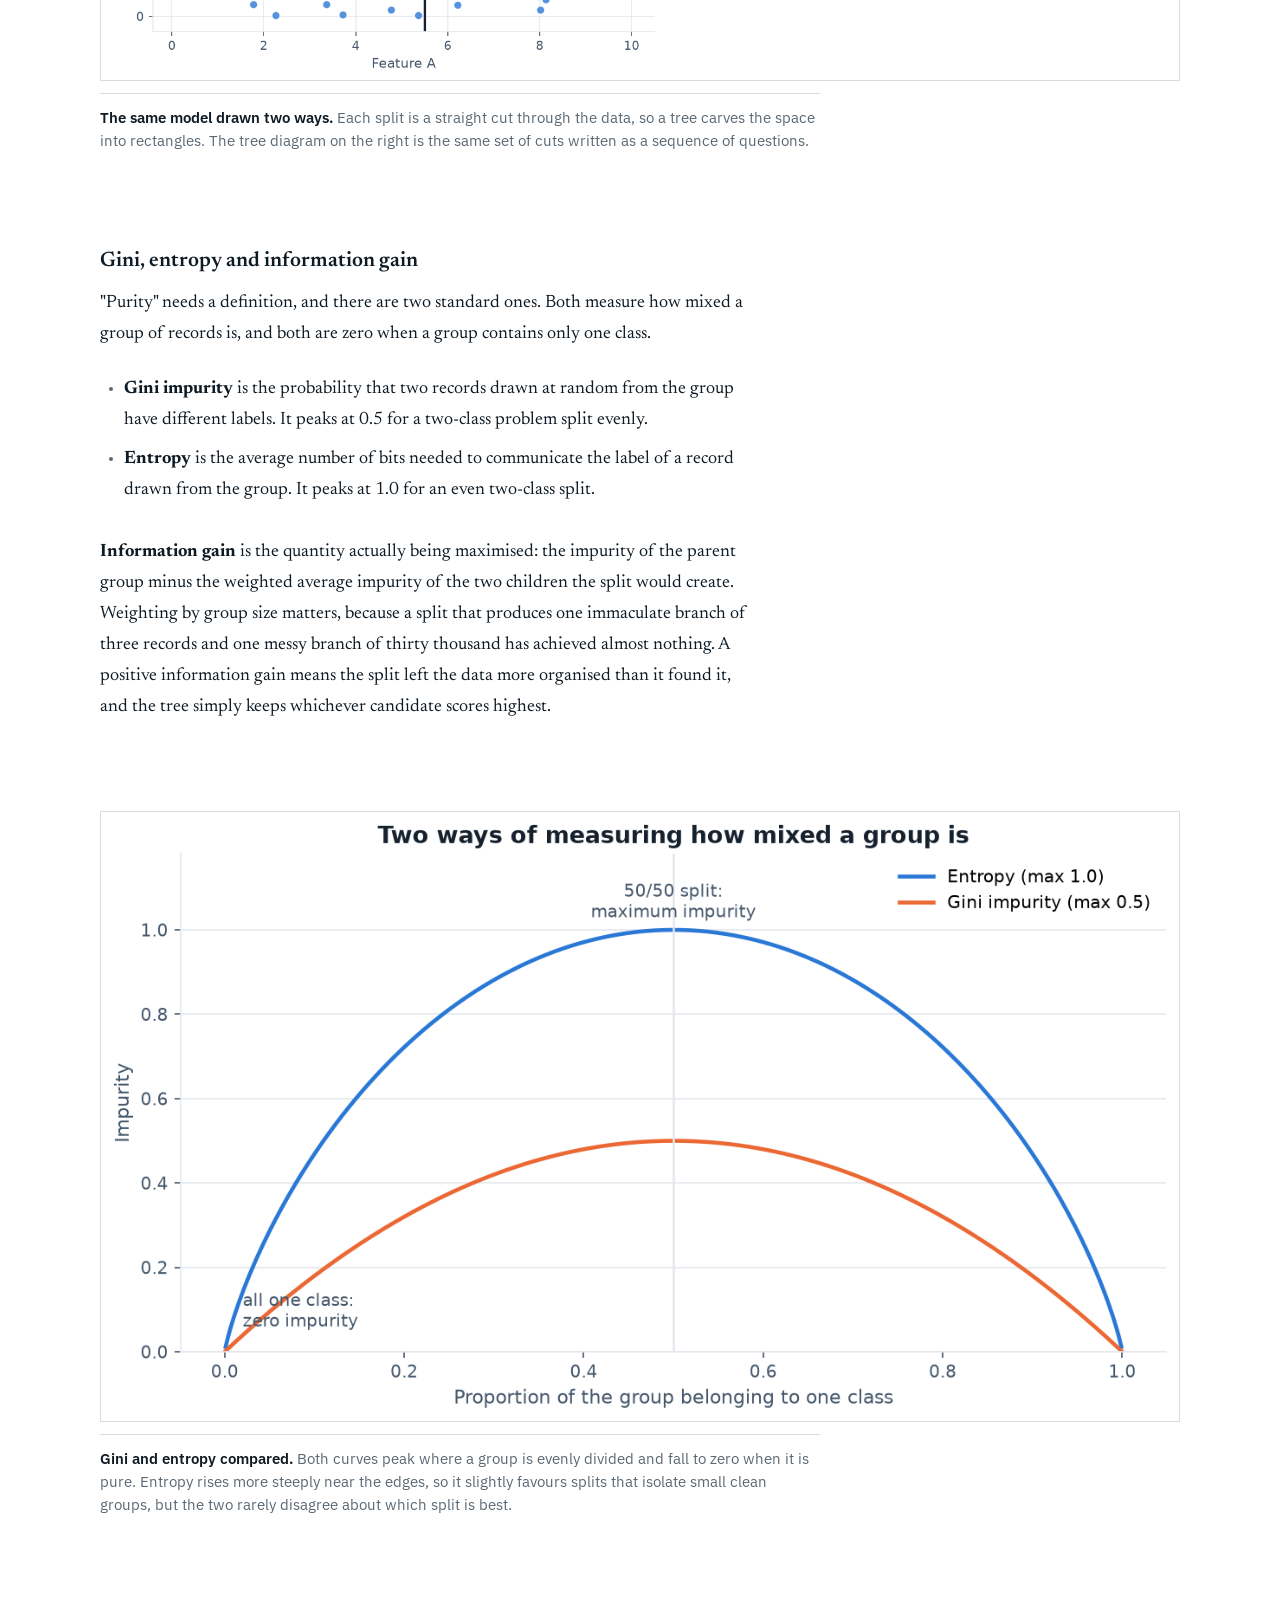
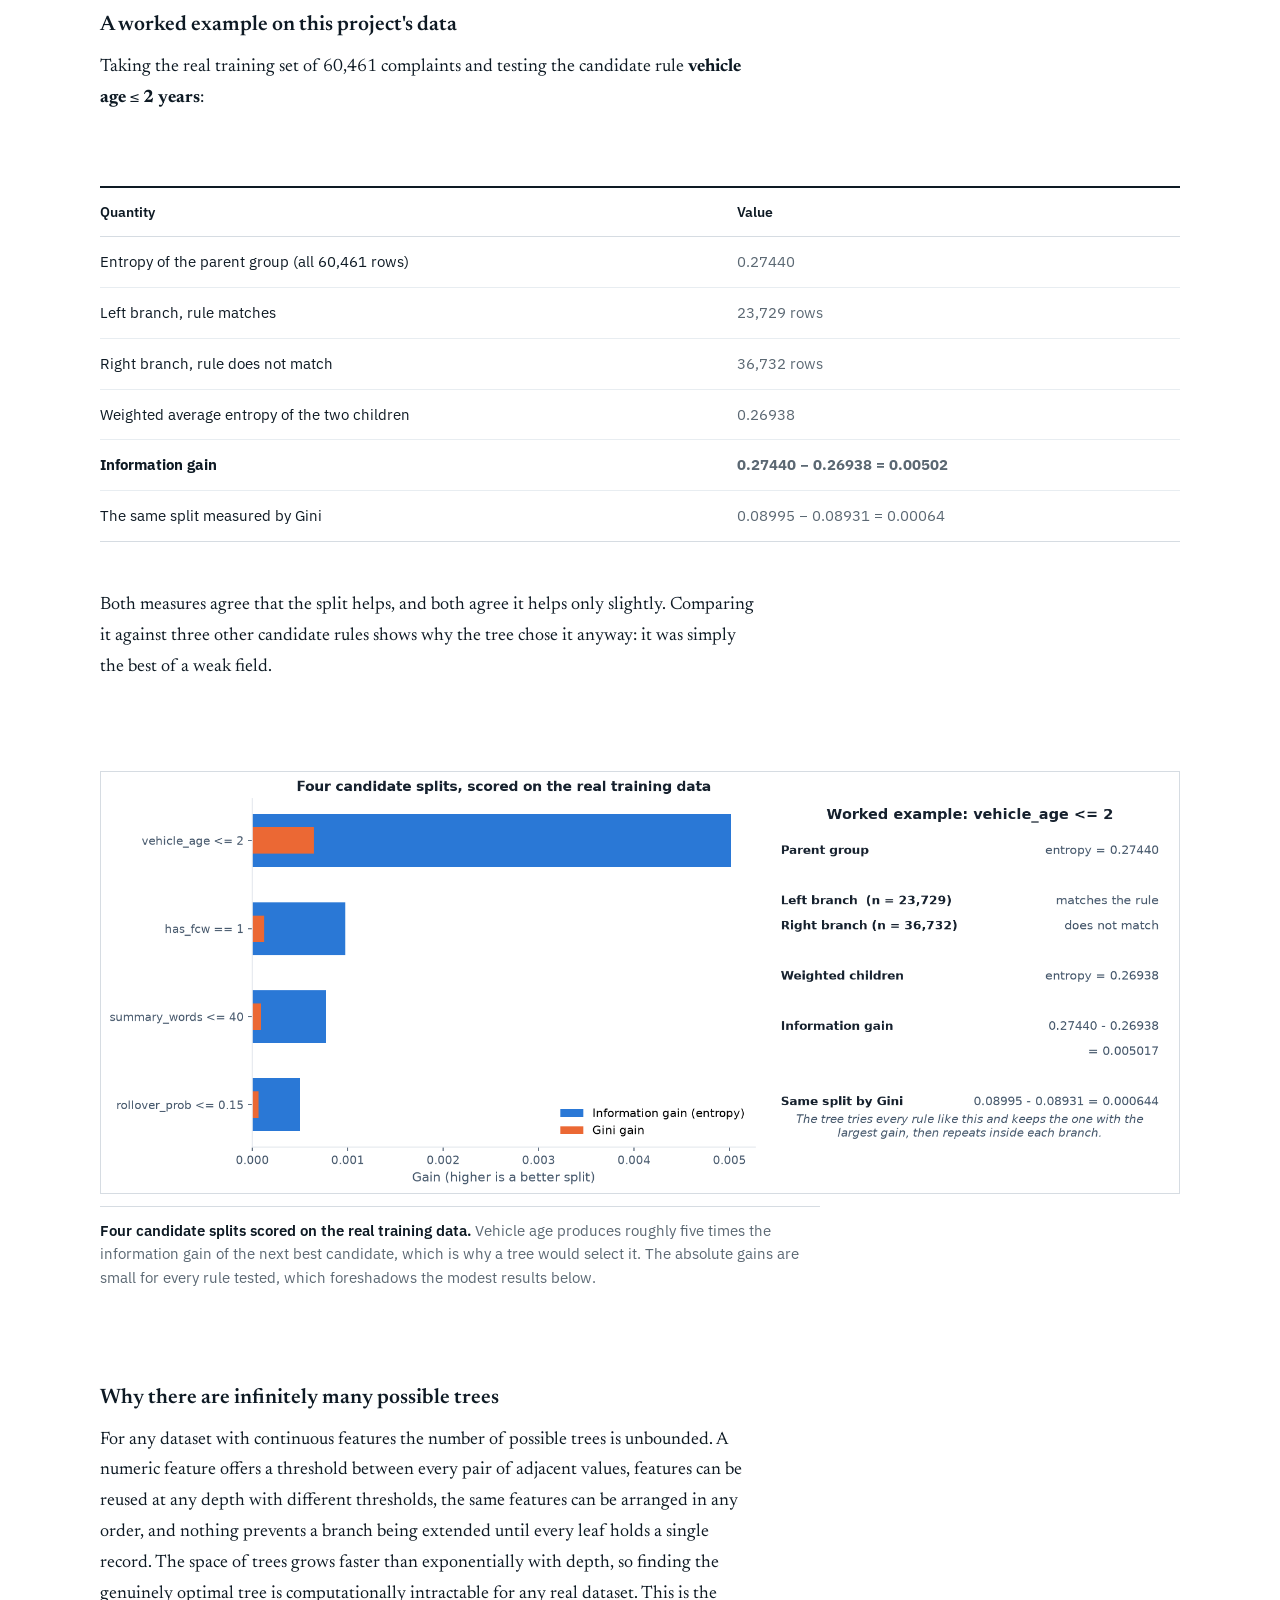
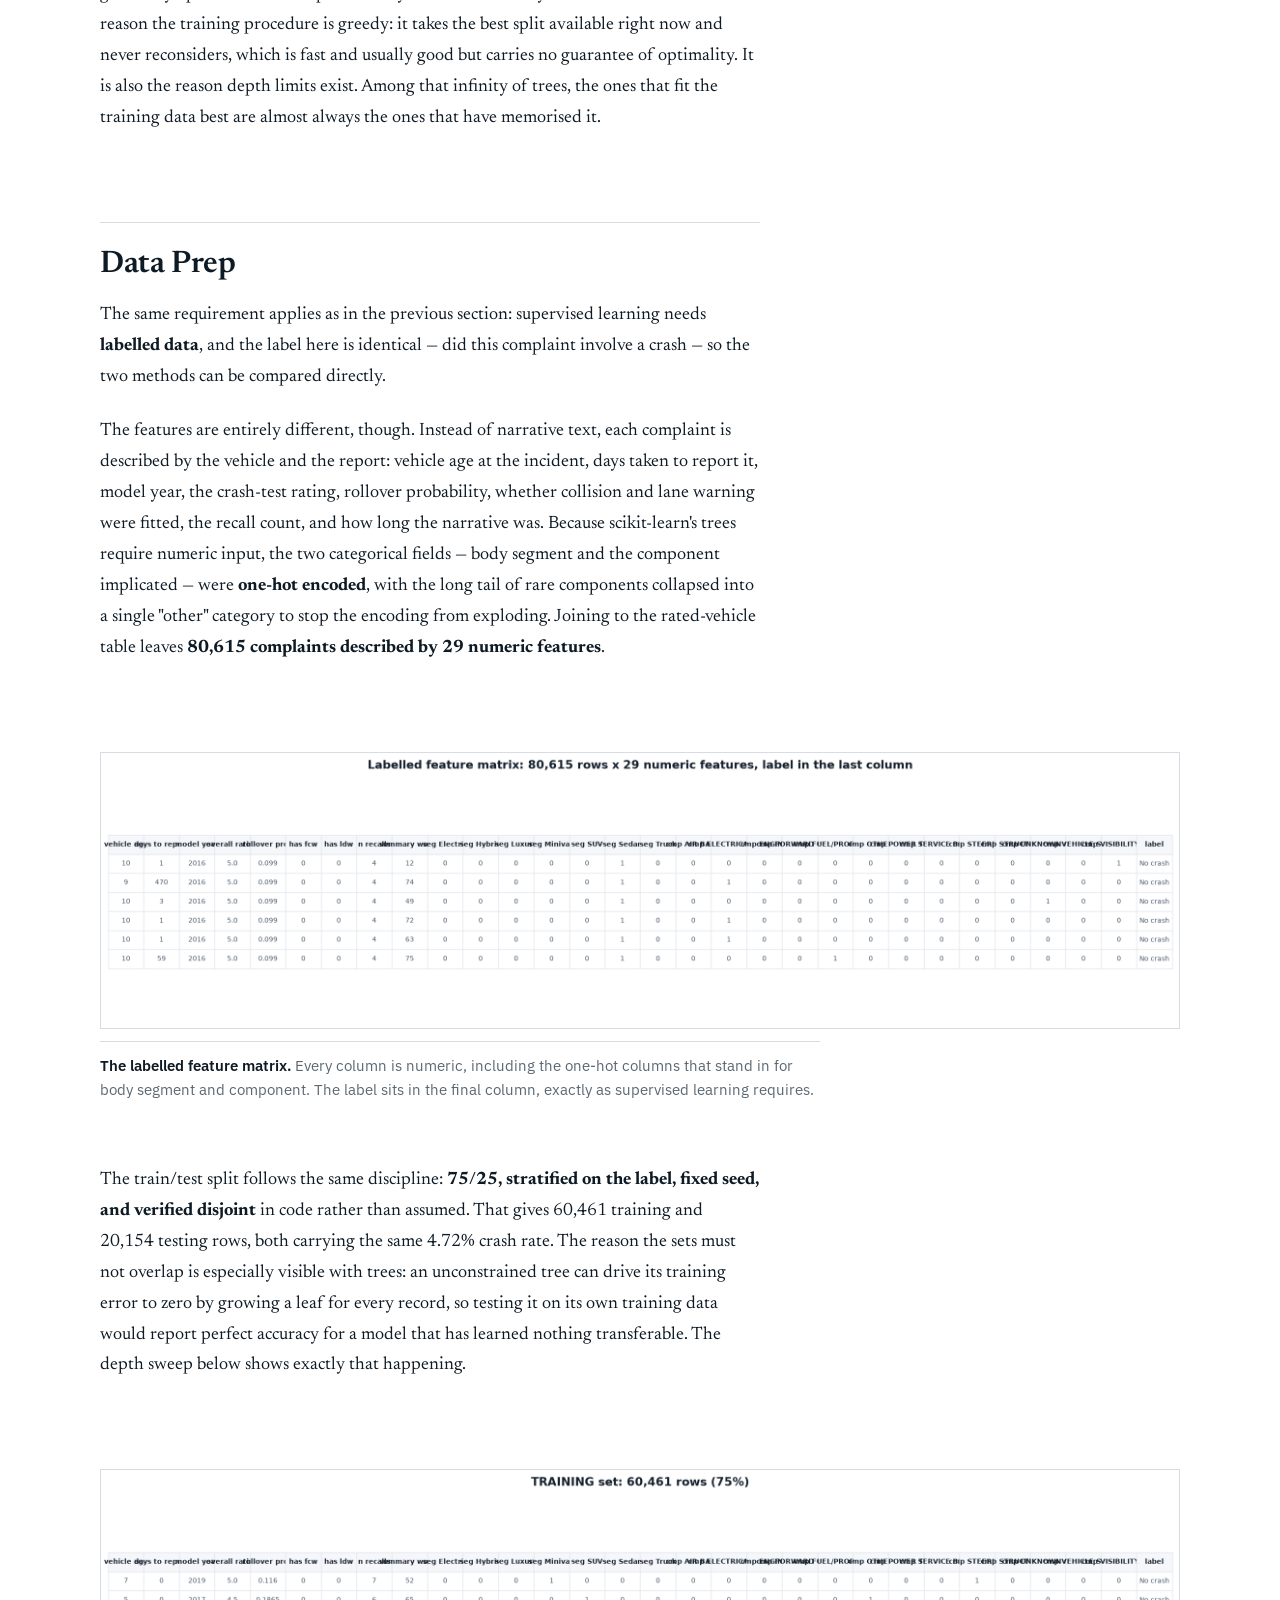
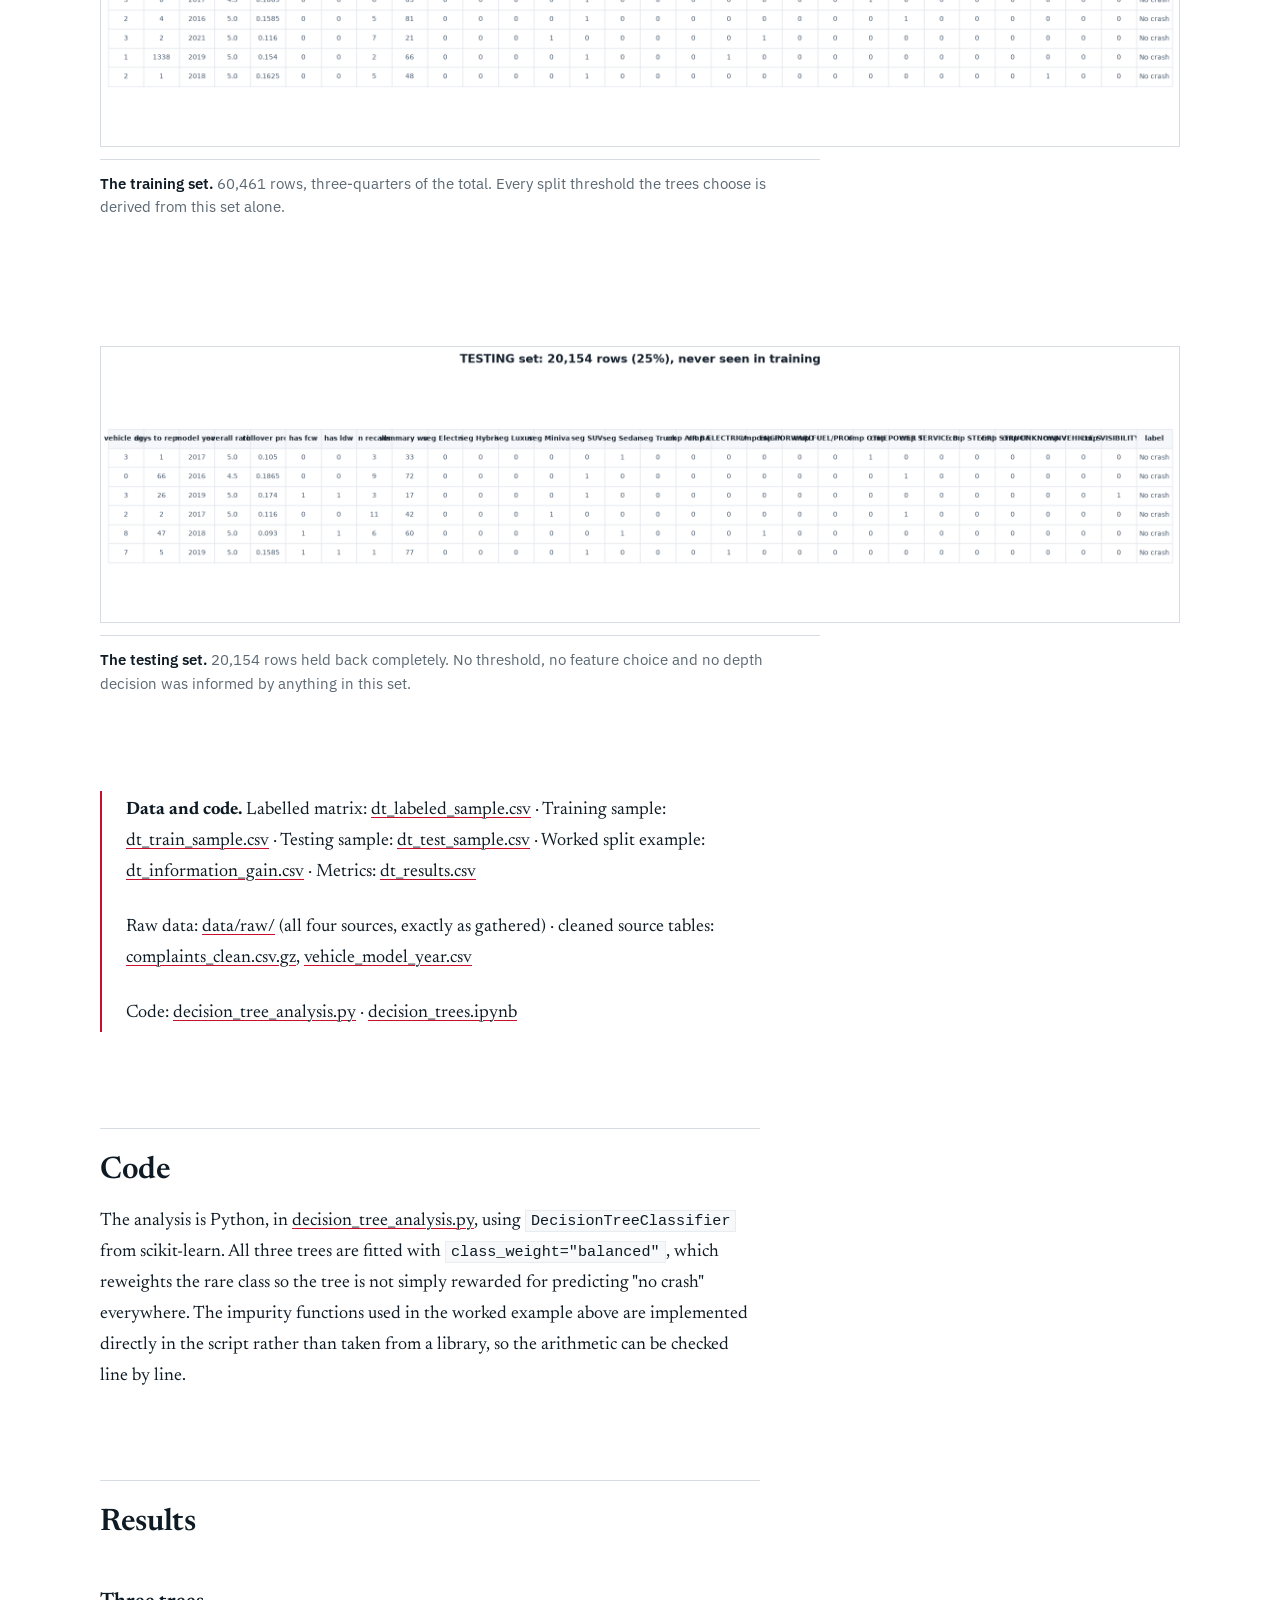
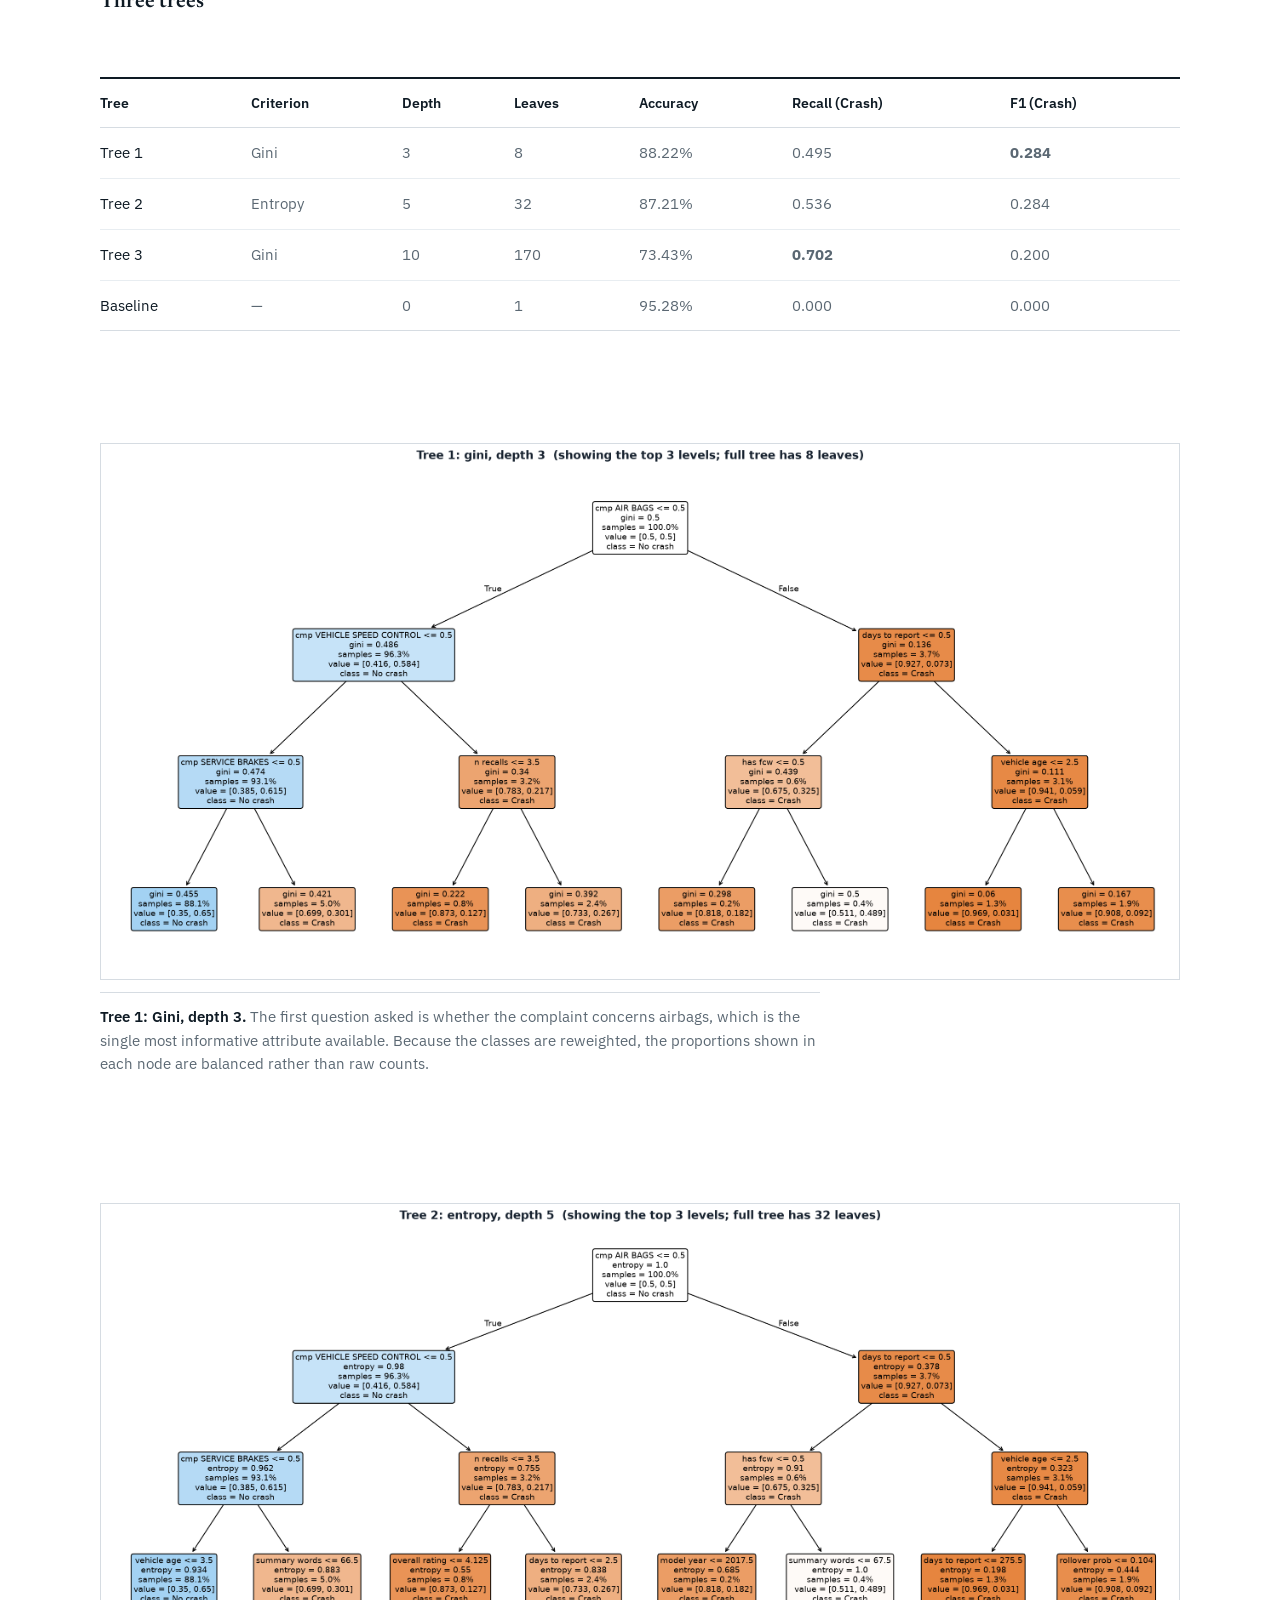
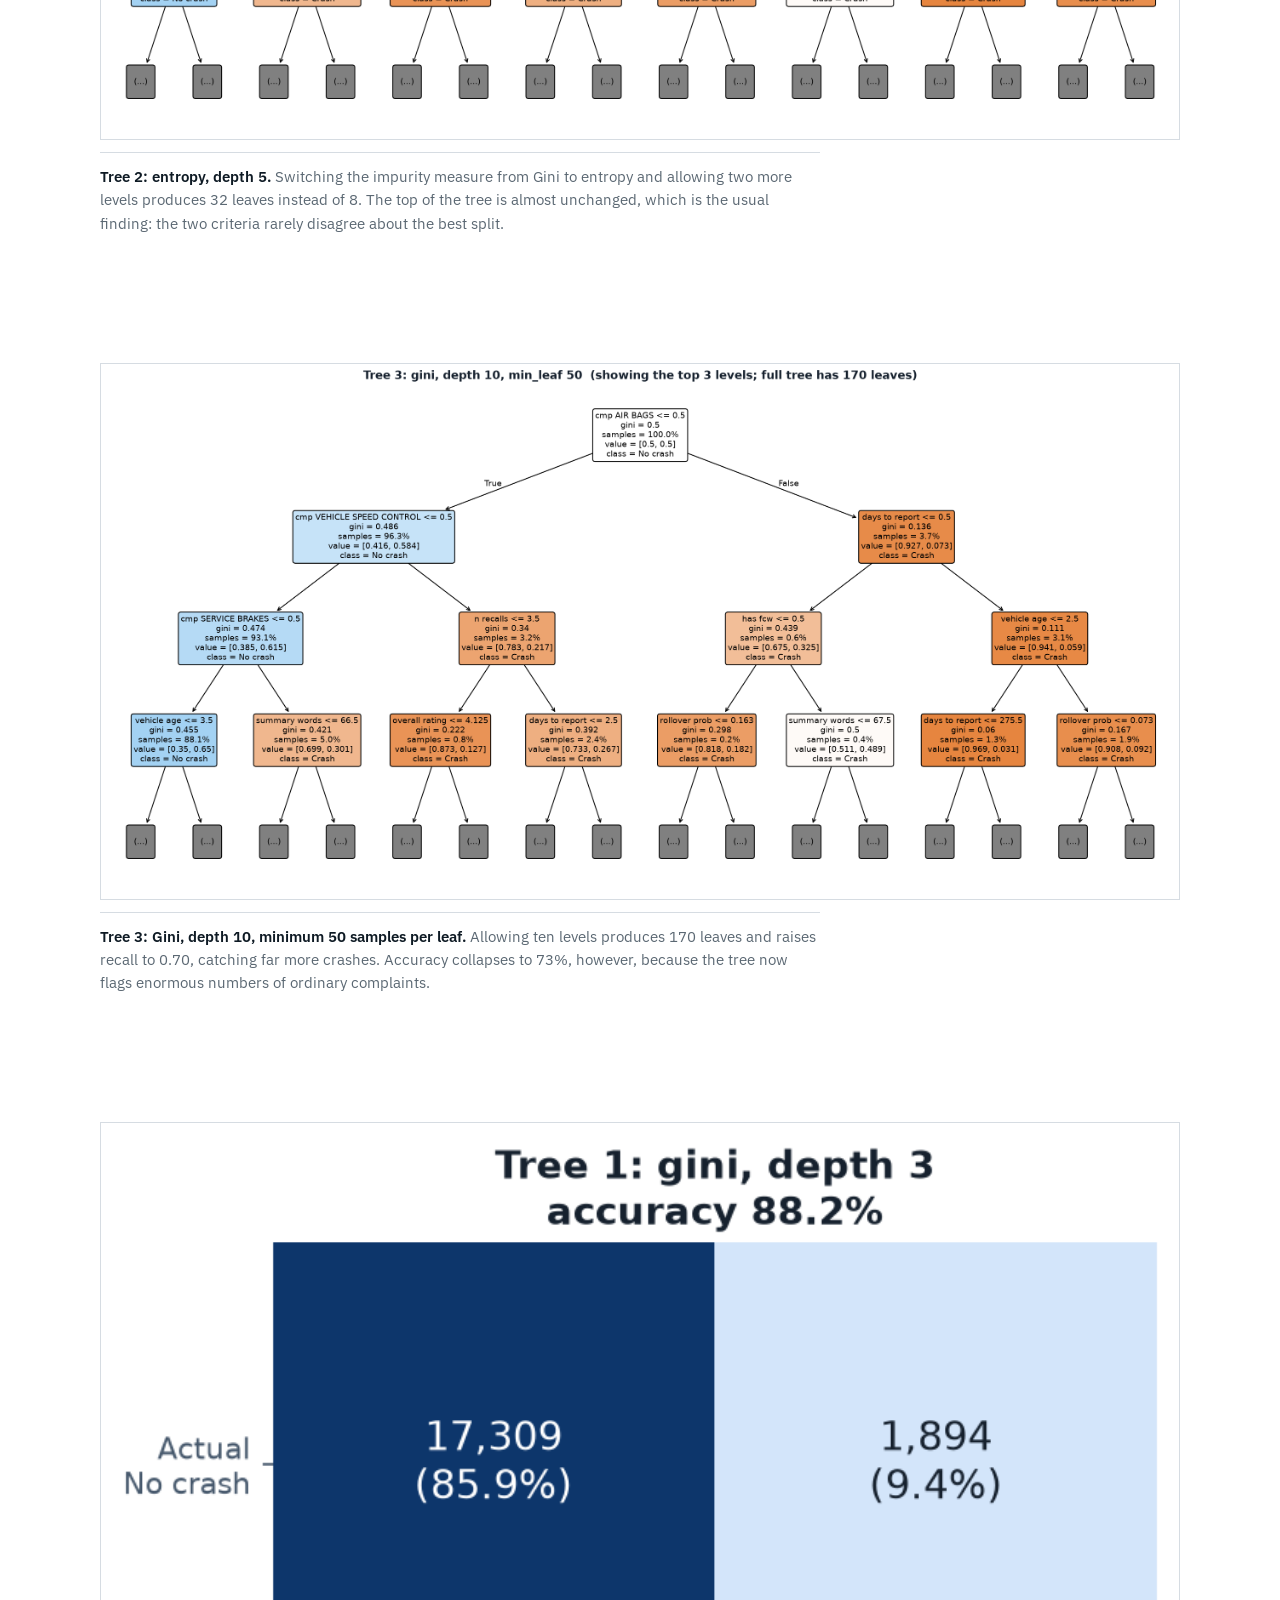
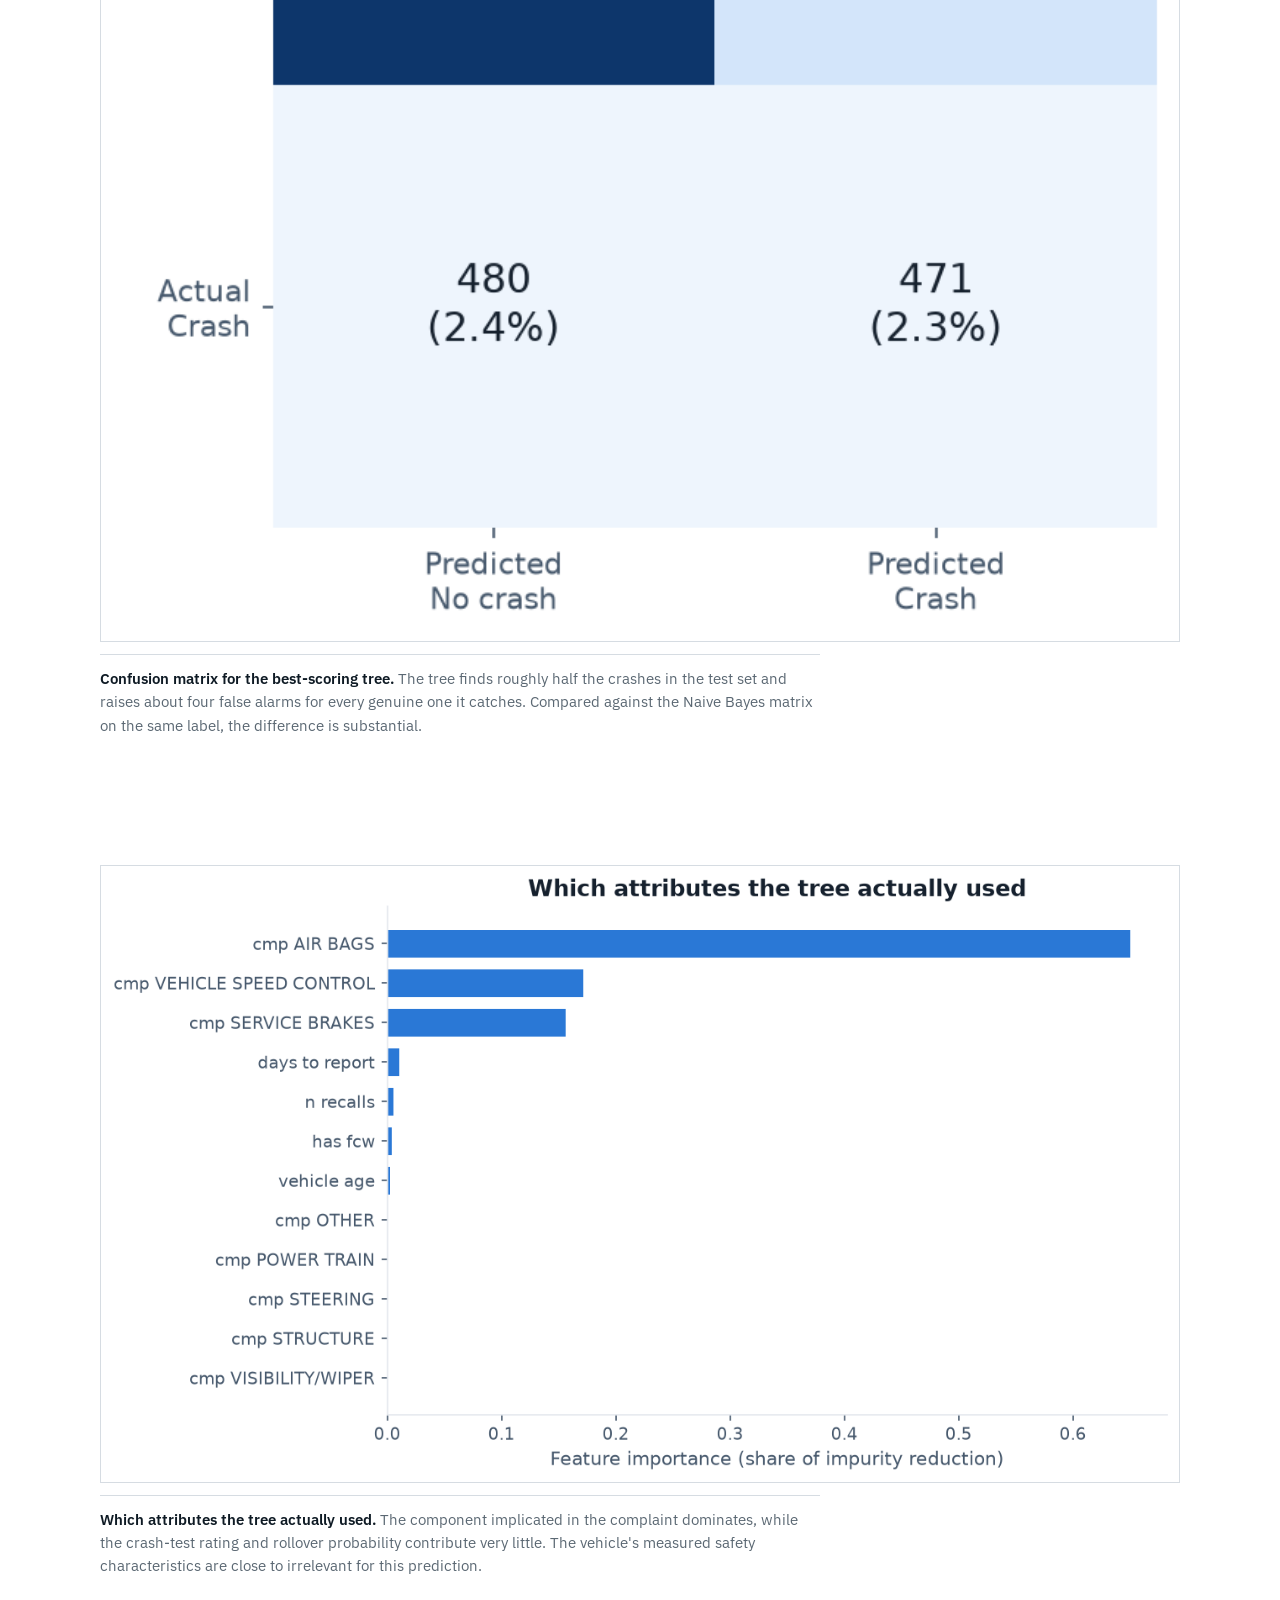
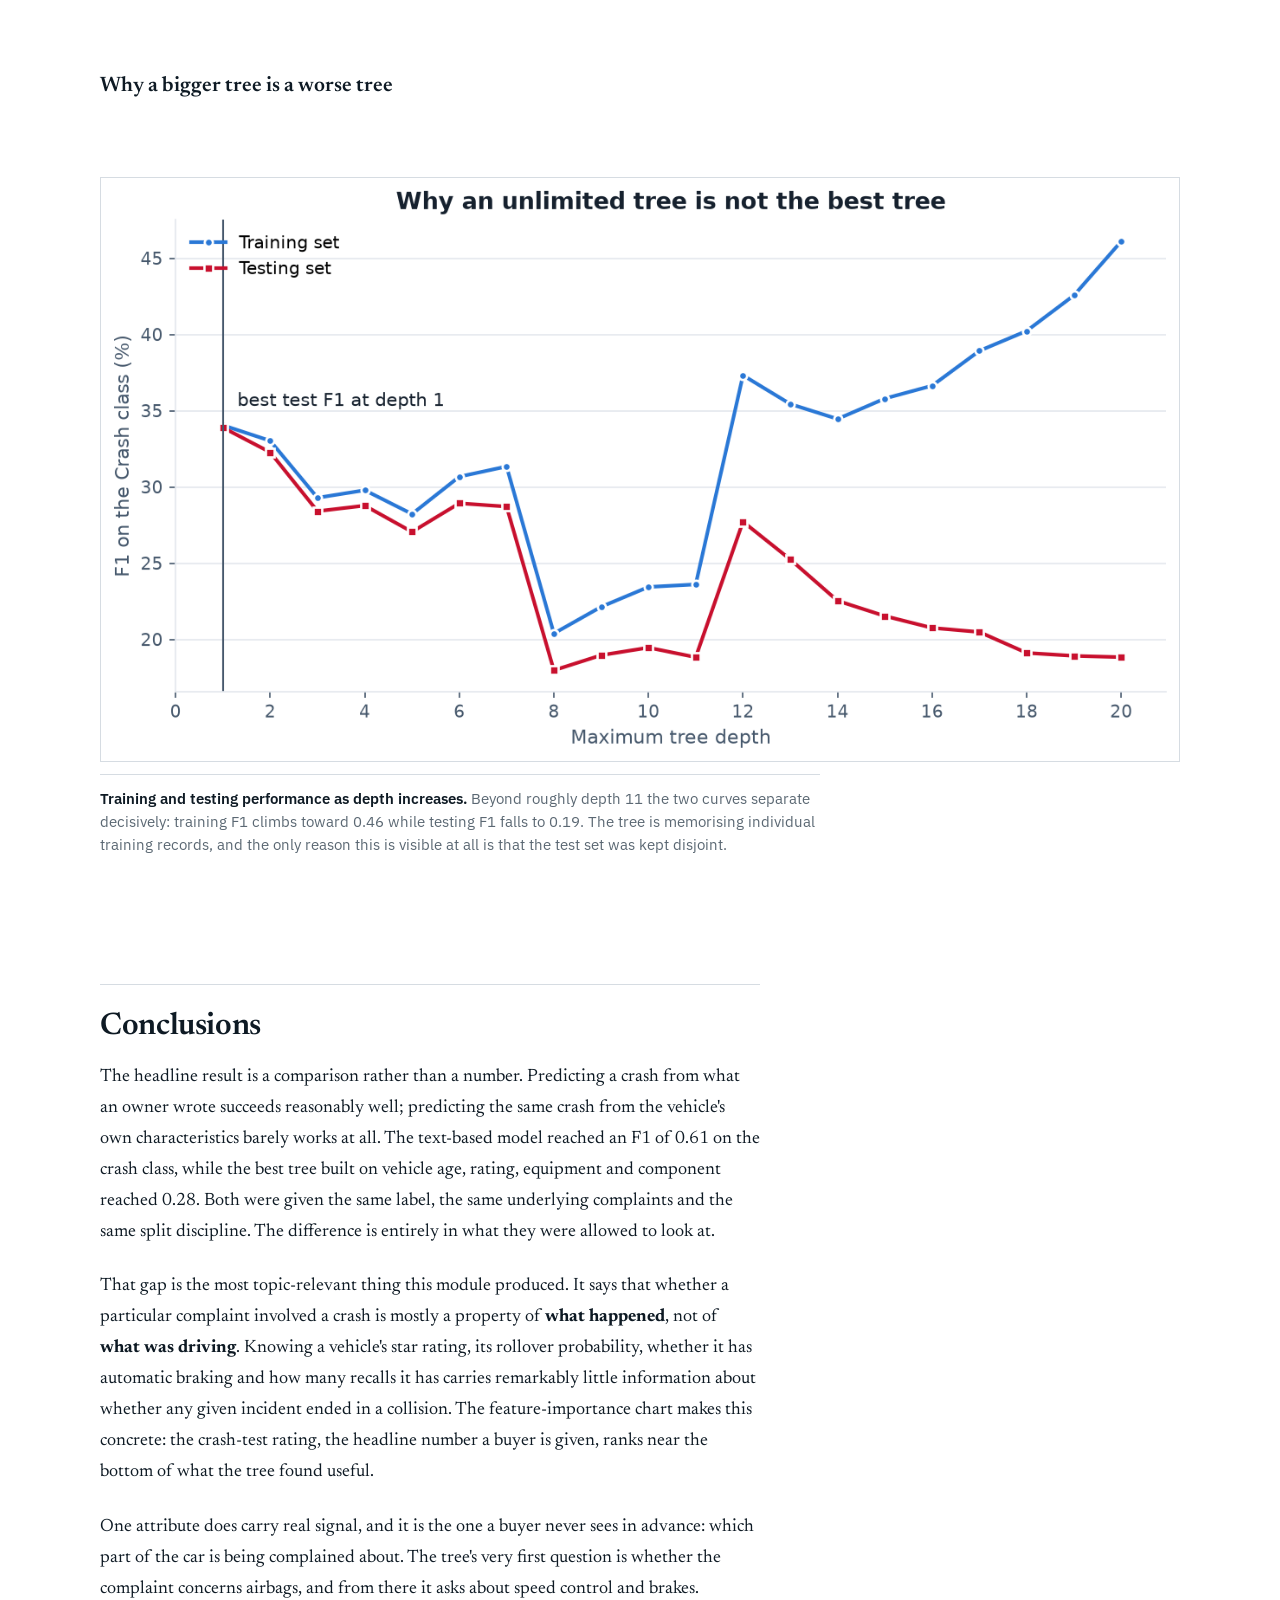
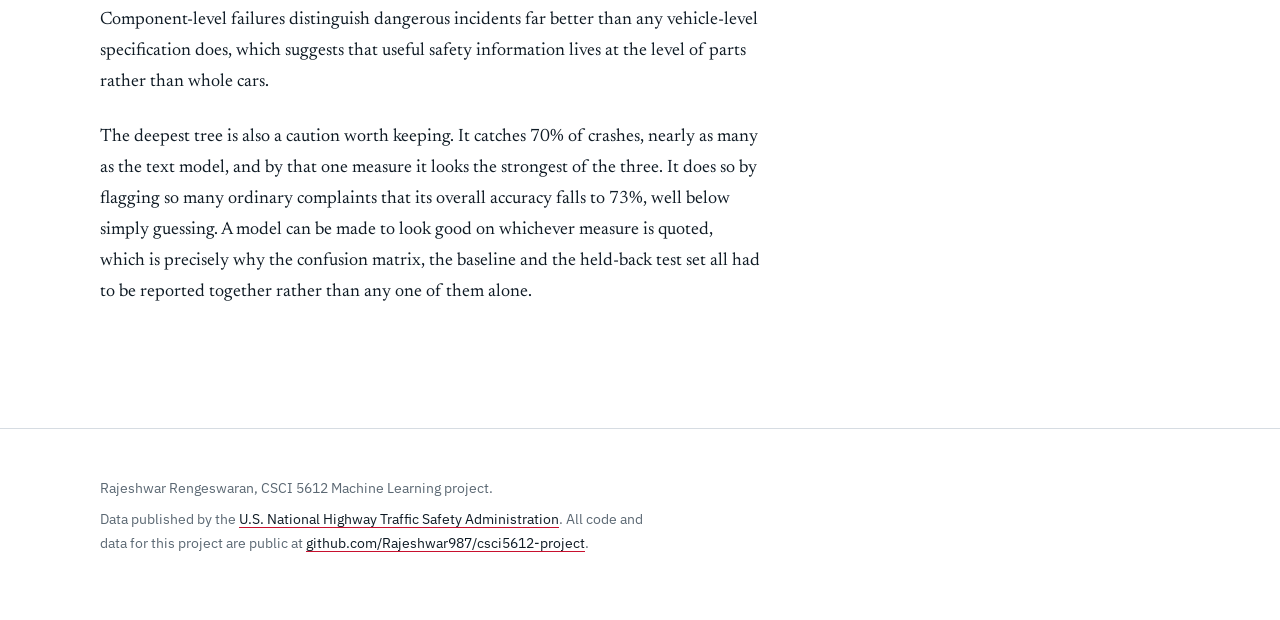
<file: dectrees.html>
<!DOCTYPE html>
<html lang="en">
<head>
<meta charset="utf-8">
<meta name="viewport" content="width=device-width, initial-scale=1">
<title>DecTrees | Vehicle Safety Project</title>
<meta name="description" content="Three decision trees predicting crashes from vehicle attributes, with Gini, entropy and information gain.">
<link rel="preconnect" href="https://fonts.googleapis.com">
<link rel="preconnect" href="https://fonts.gstatic.com" crossorigin>
<link href="https://fonts.googleapis.com/css2?family=IBM+Plex+Sans:wght@400;500;600&family=Newsreader:ital,opsz,wght@0,6..72,400;0,6..72,600;1,6..72,400&display=swap" rel="stylesheet">
<link rel="stylesheet" href="assets/css/style.css">
</head>
<body>
<header class="masthead">
  <div class="wrap">
    <p class="course">Rajeshwar Rengeswaran, CSCI 5612 Machine Learning</p>
    <h1>Rated Safe, Reported Broken</h1>
    <p class="byline">What crash-test scores miss about how vehicles actually fail</p>
  </div>
</header>
<nav class="tabs" aria-label="Project sections">
  <div class="wrap">
      <a href="index.html">Introduction</a>
      <a href="dataprep_eda.html">DataPrep_EDA</a>
      <a href="clustering.html">Clustering</a>
      <a href="pca.html">PCA</a>
      <a href="naivebayes.html">NaiveBayes</a>
      <a href="dectrees.html" class="active">DecTrees</a>
      <a href="regression.html">Regression</a>
      <a href="adaboost.html">AdaBoost</a>
      <a href="gradientboosting.html">GradientBoosting</a>
      <a href="xgboost.html">XGBoost</a>
      <a href="conclusions.html">Conclusions</a>
      <a href="about.html">About Me</a>
  </div>
</nav>
<main>
<h2>Decision Trees</h2>

<p class="lede">The previous section predicted crashes from what owners wrote.
This section asks a harder question: can the same crashes be predicted from the
vehicle's own characteristics &mdash; its age, its rating, its equipment &mdash;
without reading a single word of the narrative?</p>

<h2>Overview</h2>

<p>A decision tree is a sequence of yes-or-no questions arranged so that each
answer narrows the possibilities. Prediction is the easy half: a new record
enters at the top, each question sends it left or right, and when it reaches a
leaf it receives whatever label dominates that leaf. The result is a model
anyone can read, which is rare and genuinely valuable in a safety context, where
"the model says so" is not an acceptable justification.</p>

<p><b>Training</b> is where the real work happens, and it is greedy. The
algorithm considers every feature and every threshold it could split on,
measures how much each candidate split would improve the purity of the resulting
groups, keeps the best one, and then repeats the entire procedure independently
inside each branch. It never revisits an earlier decision. Growth stops when a
limit is reached &mdash; maximum depth, a minimum number of samples in a leaf,
or a group that is already pure.</p>

<figure>
  <img src="figures/dt_concept_how_it_works.png" alt="The same model drawn two ways">
  <figcaption><b>The same model drawn two ways.</b> Each split is a straight cut through the data, so a tree carves the space into rectangles. The tree diagram on the right is the same set of cuts written as a sequence of questions.</figcaption>
</figure>

<h3>Gini, entropy and information gain</h3>

<p>"Purity" needs a definition, and there are two standard ones. Both measure how
mixed a group of records is, and both are zero when a group contains only one
class.</p>

<ul>
  <li><b>Gini impurity</b> is the probability that two records drawn at random
      from the group have different labels. It peaks at 0.5 for a two-class
      problem split evenly.</li>
  <li><b>Entropy</b> is the average number of bits needed to communicate the
      label of a record drawn from the group. It peaks at 1.0 for an even
      two-class split.</li>
</ul>

<p><b>Information gain</b> is the quantity actually being maximised: the impurity
of the parent group minus the weighted average impurity of the two children the
split would create. Weighting by group size matters, because a split that
produces one immaculate branch of three records and one messy branch of thirty
thousand has achieved almost nothing. A positive information gain means the
split left the data more organised than it found it, and the tree simply keeps
whichever candidate scores highest.</p>

<figure>
  <img src="figures/dt_concept_impurity.png" alt="Gini and entropy compared">
  <figcaption><b>Gini and entropy compared.</b> Both curves peak where a group is evenly divided and fall to zero when it is pure. Entropy rises more steeply near the edges, so it slightly favours splits that isolate small clean groups, but the two rarely disagree about which split is best.</figcaption>
</figure>

<h3>A worked example on this project's data</h3>

<p>Taking the real training set of 60,461 complaints and testing the candidate
rule <b>vehicle age &le; 2 years</b>:</p>

<div class="table-wrap">
<table>
  <thead><tr><th>Quantity</th><th>Value</th></tr></thead>
  <tbody>
    <tr><td>Entropy of the parent group (all 60,461 rows)</td><td>0.27440</td></tr>
    <tr><td>Left branch, rule matches</td><td>23,729 rows</td></tr>
    <tr><td>Right branch, rule does not match</td><td>36,732 rows</td></tr>
    <tr><td>Weighted average entropy of the two children</td><td>0.26938</td></tr>
    <tr><td><b>Information gain</b></td><td><b>0.27440 &minus; 0.26938 = 0.00502</b></td></tr>
    <tr><td>The same split measured by Gini</td><td>0.08995 &minus; 0.08931 = 0.00064</td></tr>
  </tbody>
</table>
</div>

<p>Both measures agree that the split helps, and both agree it helps only
slightly. Comparing it against three other candidate rules shows why the tree
chose it anyway: it was simply the best of a weak field.</p>

<figure>
  <img src="figures/dt_concept_worked_example.png" alt="Four candidate splits scored on the real training data">
  <figcaption><b>Four candidate splits scored on the real training data.</b> Vehicle age produces roughly five times the information gain of the next best candidate, which is why a tree would select it. The absolute gains are small for every rule tested, which foreshadows the modest results below.</figcaption>
</figure>

<h3>Why there are infinitely many possible trees</h3>

<p>For any dataset with continuous features the number of possible trees is
unbounded. A numeric feature offers a threshold between every pair of adjacent
values, features can be reused at any depth with different thresholds, the same
features can be arranged in any order, and nothing prevents a branch being
extended until every leaf holds a single record. The space of trees grows faster
than exponentially with depth, so finding the genuinely optimal tree is
computationally intractable for any real dataset. This is the reason the training
procedure is greedy: it takes the best split available right now and never
reconsiders, which is fast and usually good but carries no guarantee of
optimality. It is also the reason depth limits exist. Among that infinity of
trees, the ones that fit the training data best are almost always the ones that
have memorised it.</p>

<h2>Data Prep</h2>

<p>The same requirement applies as in the previous section: supervised learning
needs <b>labelled data</b>, and the label here is identical &mdash; did this
complaint involve a crash &mdash; so the two methods can be compared directly.</p>

<p>The features are entirely different, though. Instead of narrative text, each
complaint is described by the vehicle and the report: vehicle age at the
incident, days taken to report it, model year, the crash-test rating, rollover
probability, whether collision and lane warning were fitted, the recall count,
and how long the narrative was. Because scikit-learn's trees require numeric
input, the two categorical fields &mdash; body segment and the component
implicated &mdash; were <b>one-hot encoded</b>, with the long tail of rare
components collapsed into a single "other" category to stop the encoding from
exploding. Joining to the rated-vehicle table leaves <b>80,615 complaints
described by 29 numeric features</b>.</p>

<figure>
  <img src="figures/dt_sample_labeled.png" alt="The labelled feature matrix">
  <figcaption><b>The labelled feature matrix.</b> Every column is numeric, including the one-hot columns that stand in for body segment and component. The label sits in the final column, exactly as supervised learning requires.</figcaption>
</figure>

<p>The train/test split follows the same discipline: <b>75/25, stratified on the
label, fixed seed, and verified disjoint</b> in code rather than assumed. That
gives 60,461 training and 20,154 testing rows, both carrying the same 4.72%
crash rate. The reason the sets must not overlap is especially visible with
trees: an unconstrained tree can drive its training error to zero by growing a
leaf for every record, so testing it on its own training data would report
perfect accuracy for a model that has learned nothing transferable. The depth
sweep below shows exactly that happening.</p>

<figure>
  <img src="figures/dt_sample_train.png" alt="The training set">
  <figcaption><b>The training set.</b> 60,461 rows, three-quarters of the total. Every split threshold the trees choose is derived from this set alone.</figcaption>
</figure>

<figure>
  <img src="figures/dt_sample_test.png" alt="The testing set">
  <figcaption><b>The testing set.</b> 20,154 rows held back completely. No threshold, no feature choice and no depth decision was informed by anything in this set.</figcaption>
</figure>

<div class="callout">
  <p><b>Data and code.</b>
  Labelled matrix: <a href="https://github.com/Rajeshwar987/csci5612-project/raw/main/data/clean/dt_labeled_sample.csv">dt_labeled_sample.csv</a> &middot;
  Training sample: <a href="https://github.com/Rajeshwar987/csci5612-project/raw/main/data/clean/dt_train_sample.csv">dt_train_sample.csv</a> &middot;
  Testing sample: <a href="https://github.com/Rajeshwar987/csci5612-project/raw/main/data/clean/dt_test_sample.csv">dt_test_sample.csv</a> &middot;
  Worked split example: <a href="https://github.com/Rajeshwar987/csci5612-project/raw/main/data/clean/dt_information_gain.csv">dt_information_gain.csv</a> &middot;
  Metrics: <a href="https://github.com/Rajeshwar987/csci5612-project/raw/main/data/clean/dt_results.csv">dt_results.csv</a></p>
  <p>Raw data: <a href="https://github.com/Rajeshwar987/csci5612-project/blob/main/data/raw">data/raw/</a> (all four sources, exactly as
  gathered) &middot; cleaned source tables:
  <a href="https://github.com/Rajeshwar987/csci5612-project/raw/main/data/clean/complaints_clean.csv.gz">complaints_clean.csv.gz</a>,
  <a href="https://github.com/Rajeshwar987/csci5612-project/raw/main/data/clean/vehicle_model_year.csv">vehicle_model_year.csv</a></p>
  <p>Code: <a href="https://github.com/Rajeshwar987/csci5612-project/blob/main/code/decision_tree_analysis.py">decision_tree_analysis.py</a>
  &middot; <a href="https://github.com/Rajeshwar987/csci5612-project/blob/main/notebooks/decision_trees.ipynb">decision_trees.ipynb</a></p>
</div>

<h2>Code</h2>

<p>The analysis is Python, in
<a href="https://github.com/Rajeshwar987/csci5612-project/blob/main/code/decision_tree_analysis.py">decision_tree_analysis.py</a>,
using <code>DecisionTreeClassifier</code> from scikit-learn. All three trees are
fitted with <code>class_weight="balanced"</code>, which reweights the rare class
so the tree is not simply rewarded for predicting "no crash" everywhere. The
impurity functions used in the worked example above are implemented directly in
the script rather than taken from a library, so the arithmetic can be checked
line by line.</p>

<h2>Results</h2>

<h3>Three trees</h3>

<div class="table-wrap">
<table>
  <thead><tr><th>Tree</th><th>Criterion</th><th>Depth</th><th>Leaves</th><th>Accuracy</th><th>Recall (Crash)</th><th>F1 (Crash)</th></tr></thead>
  <tbody>
    <tr><td>Tree 1</td><td>Gini</td><td>3</td><td>8</td><td>88.22%</td><td>0.495</td><td><b>0.284</b></td></tr>
    <tr><td>Tree 2</td><td>Entropy</td><td>5</td><td>32</td><td>87.21%</td><td>0.536</td><td>0.284</td></tr>
    <tr><td>Tree 3</td><td>Gini</td><td>10</td><td>170</td><td>73.43%</td><td><b>0.702</b></td><td>0.200</td></tr>
    <tr><td>Baseline</td><td>&mdash;</td><td>0</td><td>1</td><td>95.28%</td><td>0.000</td><td>0.000</td></tr>
  </tbody>
</table>
</div>

<figure>
  <img src="figures/dt_fig_tree1.png" alt="Tree 1: Gini, depth 3">
  <figcaption><b>Tree 1: Gini, depth 3.</b> The first question asked is whether the complaint concerns airbags, which is the single most informative attribute available. Because the classes are reweighted, the proportions shown in each node are balanced rather than raw counts.</figcaption>
</figure>

<figure>
  <img src="figures/dt_fig_tree2.png" alt="Tree 2: entropy, depth 5">
  <figcaption><b>Tree 2: entropy, depth 5.</b> Switching the impurity measure from Gini to entropy and allowing two more levels produces 32 leaves instead of 8. The top of the tree is almost unchanged, which is the usual finding: the two criteria rarely disagree about the best split.</figcaption>
</figure>

<figure>
  <img src="figures/dt_fig_tree3.png" alt="Tree 3: Gini, depth 10, minimum 50 samples per leaf">
  <figcaption><b>Tree 3: Gini, depth 10, minimum 50 samples per leaf.</b> Allowing ten levels produces 170 leaves and raises recall to 0.70, catching far more crashes. Accuracy collapses to 73%, however, because the tree now flags enormous numbers of ordinary complaints.</figcaption>
</figure>

<figure>
  <img src="figures/dt_fig_confusion.png" alt="Confusion matrix for the best-scoring tree">
  <figcaption><b>Confusion matrix for the best-scoring tree.</b> The tree finds roughly half the crashes in the test set and raises about four false alarms for every genuine one it catches. Compared against the Naive Bayes matrix on the same label, the difference is substantial.</figcaption>
</figure>

<figure>
  <img src="figures/dt_fig_importance.png" alt="Which attributes the tree actually used">
  <figcaption><b>Which attributes the tree actually used.</b> The component implicated in the complaint dominates, while the crash-test rating and rollover probability contribute very little. The vehicle's measured safety characteristics are close to irrelevant for this prediction.</figcaption>
</figure>

<h3>Why a bigger tree is a worse tree</h3>

<figure>
  <img src="figures/dt_fig_depth_curve.png" alt="Training and testing performance as depth increases">
  <figcaption><b>Training and testing performance as depth increases.</b> Beyond roughly depth 11 the two curves separate decisively: training F1 climbs toward 0.46 while testing F1 falls to 0.19. The tree is memorising individual training records, and the only reason this is visible at all is that the test set was kept disjoint.</figcaption>
</figure>

<h2>Conclusions</h2>

<p>The headline result is a comparison rather than a number. Predicting a crash
from what an owner wrote succeeds reasonably well; predicting the same crash
from the vehicle's own characteristics barely works at all. The text-based model
reached an F1 of 0.61 on the crash class, while the best tree built on vehicle
age, rating, equipment and component reached 0.28. Both were given the same
label, the same underlying complaints and the same split discipline. The
difference is entirely in what they were allowed to look at.</p>

<p>That gap is the most topic-relevant thing this module produced. It says that
whether a particular complaint involved a crash is mostly a property of
<b>what happened</b>, not of <b>what was driving</b>. Knowing a vehicle's star
rating, its rollover probability, whether it has automatic braking and how many
recalls it has carries remarkably little information about whether any given
incident ended in a collision. The feature-importance chart makes this concrete:
the crash-test rating, the headline number a buyer is given, ranks near the
bottom of what the tree found useful.</p>

<p>One attribute does carry real signal, and it is the one a buyer never sees in
advance: which part of the car is being complained about. The tree's very first
question is whether the complaint concerns airbags, and from there it asks about
speed control and brakes. Component-level failures distinguish dangerous
incidents far better than any vehicle-level specification does, which suggests
that useful safety information lives at the level of parts rather than whole
cars.</p>

<p>The deepest tree is also a caution worth keeping. It catches 70% of crashes,
nearly as many as the text model, and by that one measure it looks the strongest
of the three. It does so by flagging so many ordinary complaints that its overall
accuracy falls to 73%, well below simply guessing. A model can be made to look
good on whichever measure is quoted, which is precisely why the confusion matrix,
the baseline and the held-back test set all had to be reported together rather
than any one of them alone.</p>
</main>
<footer><div class="wrap">
  <p>Rajeshwar Rengeswaran, CSCI 5612 Machine Learning project.</p>
  <p>Data published by the <a href="https://www.nhtsa.gov/">U.S. National Highway
  Traffic Safety Administration</a>. All code and data for this project are public at
  <a href="https://github.com/Rajeshwar987/csci5612-project">github.com/Rajeshwar987/csci5612-project</a>.</p>
</div></footer>
</body>
</html>
</file>
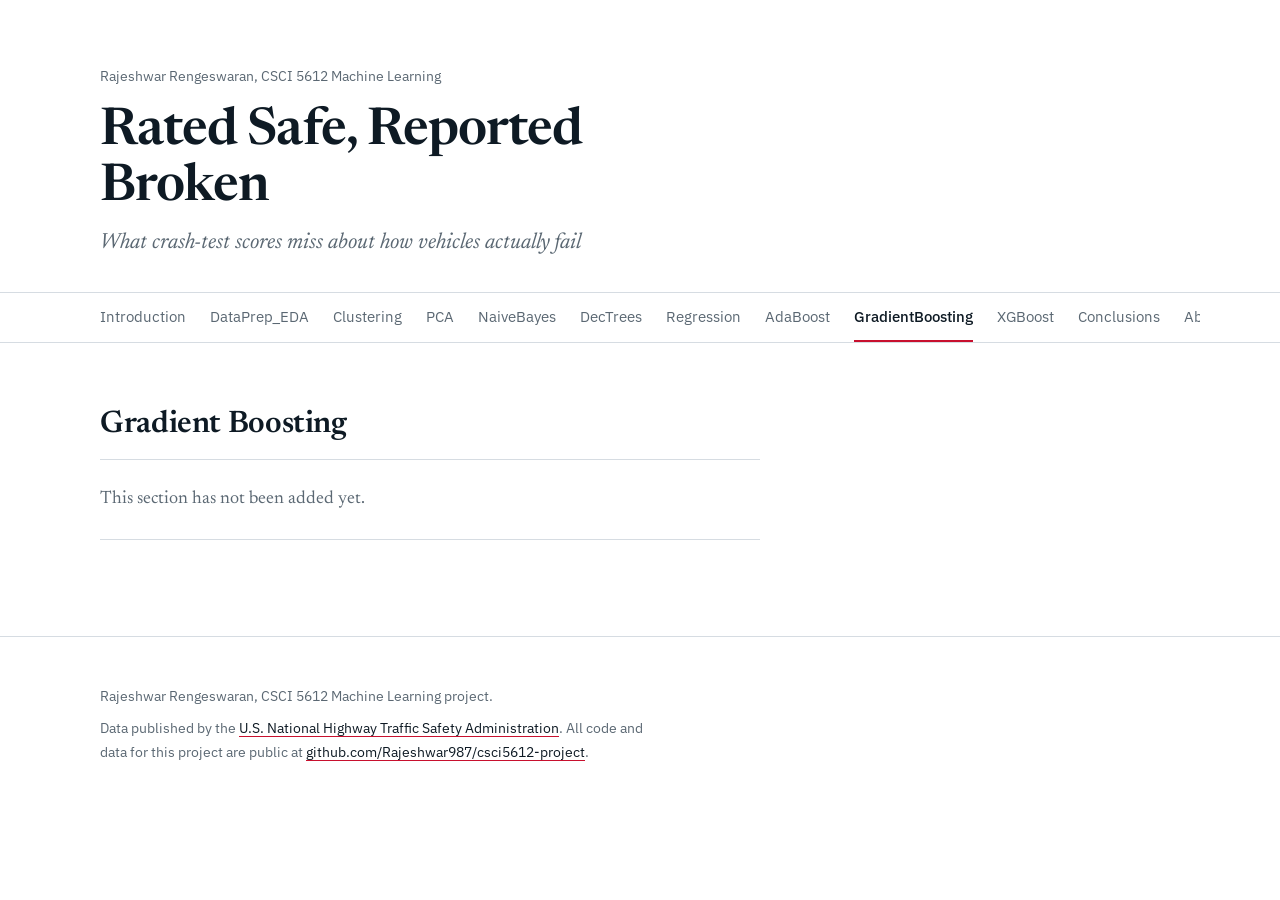
<file: gradientboosting.html>
<!DOCTYPE html>
<html lang="en">
<head>
<meta charset="utf-8">
<meta name="viewport" content="width=device-width, initial-scale=1">
<title>GradientBoosting | Vehicle Safety Project</title>
<meta name="description" content="Gradient boosting.">
<link rel="preconnect" href="https://fonts.googleapis.com">
<link rel="preconnect" href="https://fonts.gstatic.com" crossorigin>
<link href="https://fonts.googleapis.com/css2?family=IBM+Plex+Sans:wght@400;500;600&family=Newsreader:ital,opsz,wght@0,6..72,400;0,6..72,600;1,6..72,400&display=swap" rel="stylesheet">
<link rel="stylesheet" href="assets/css/style.css">
</head>
<body>
<header class="masthead">
  <div class="wrap">
    <p class="course">Rajeshwar Rengeswaran, CSCI 5612 Machine Learning</p>
    <h1>Rated Safe, Reported Broken</h1>
    <p class="byline">What crash-test scores miss about how vehicles actually fail</p>
  </div>
</header>
<nav class="tabs" aria-label="Project sections">
  <div class="wrap">
      <a href="index.html">Introduction</a>
      <a href="dataprep_eda.html">DataPrep_EDA</a>
      <a href="clustering.html">Clustering</a>
      <a href="pca.html">PCA</a>
      <a href="naivebayes.html">NaiveBayes</a>
      <a href="dectrees.html">DecTrees</a>
      <a href="regression.html">Regression</a>
      <a href="adaboost.html">AdaBoost</a>
      <a href="gradientboosting.html" class="active">GradientBoosting</a>
      <a href="xgboost.html">XGBoost</a>
      <a href="conclusions.html">Conclusions</a>
      <a href="about.html">About Me</a>
  </div>
</nav>
<main>
<h2>Gradient Boosting</h2>
<div class="placeholder">
  <p>This section has not been added yet.</p>
</div>
</main>
<footer><div class="wrap">
  <p>Rajeshwar Rengeswaran, CSCI 5612 Machine Learning project.</p>
  <p>Data published by the <a href="https://www.nhtsa.gov/">U.S. National Highway
  Traffic Safety Administration</a>. All code and data for this project are public at
  <a href="https://github.com/Rajeshwar987/csci5612-project">github.com/Rajeshwar987/csci5612-project</a>.</p>
</div></footer>
</body>
</html>
</file>
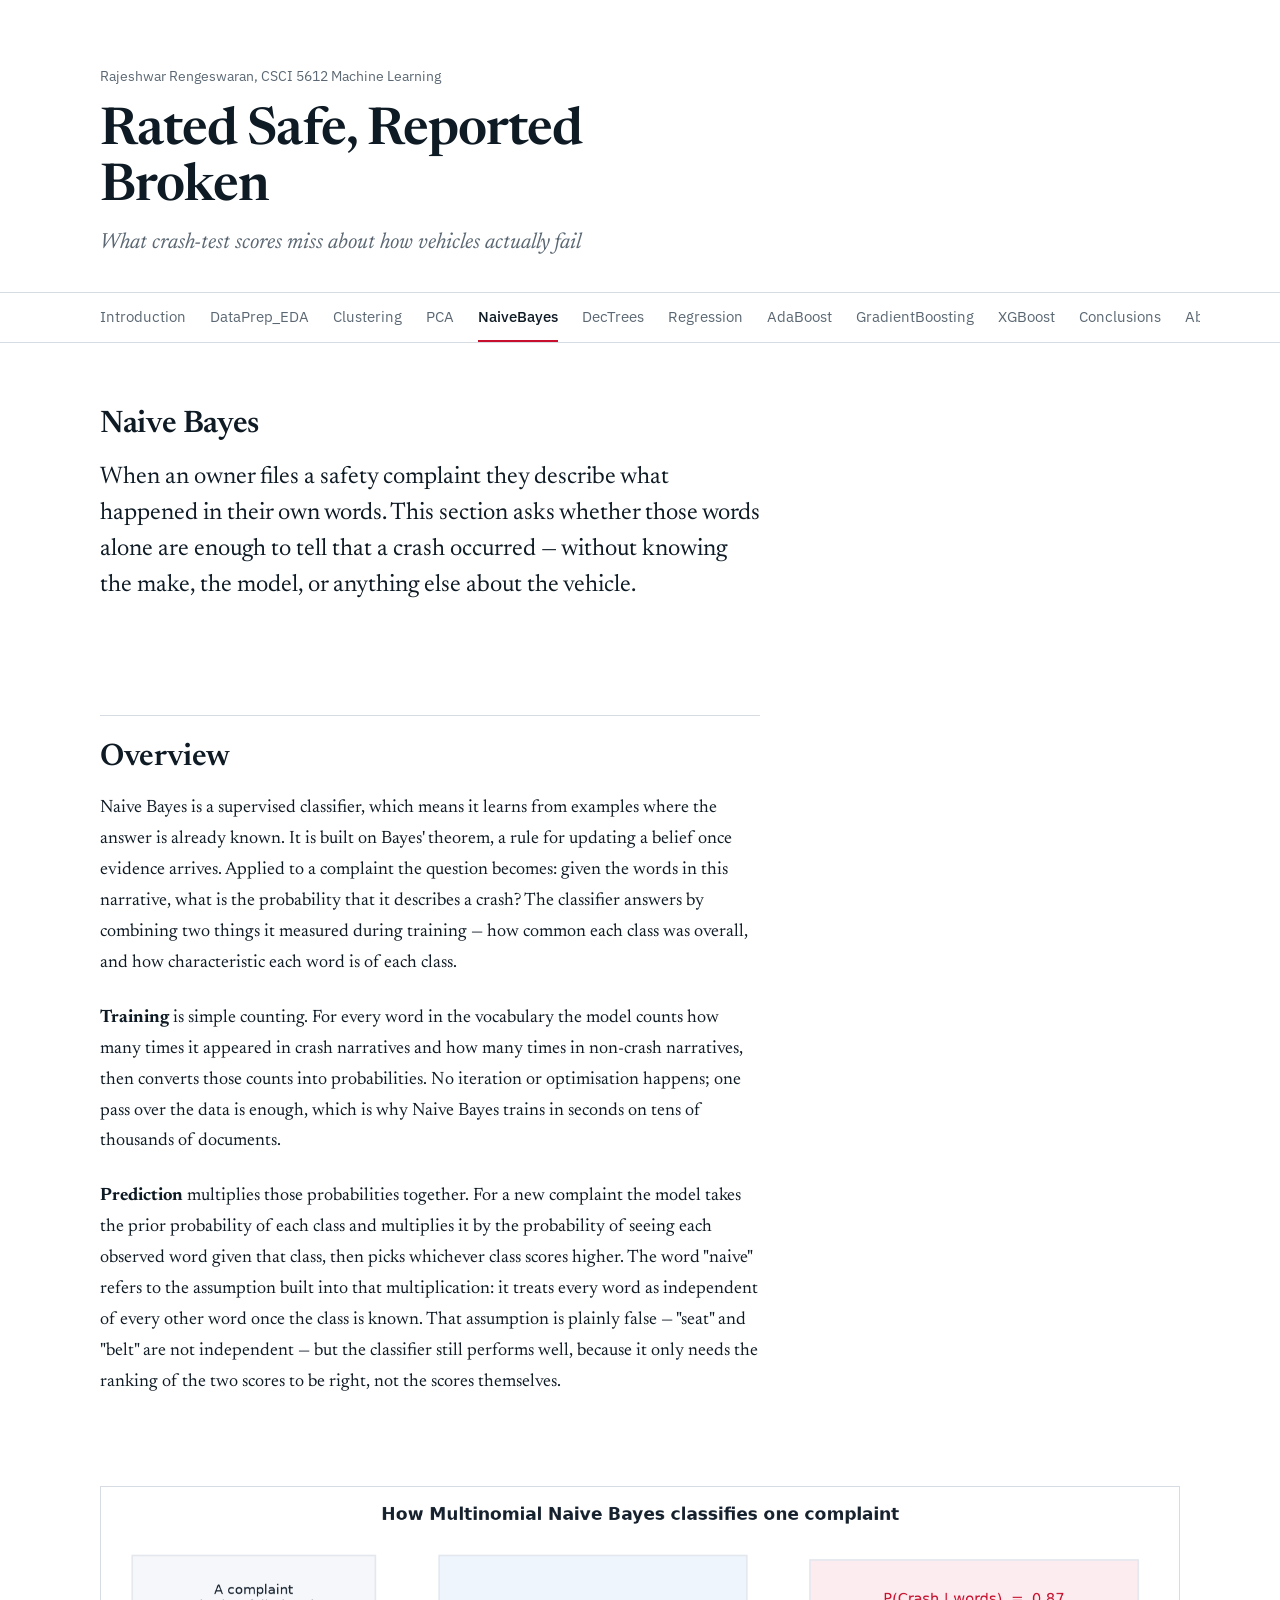
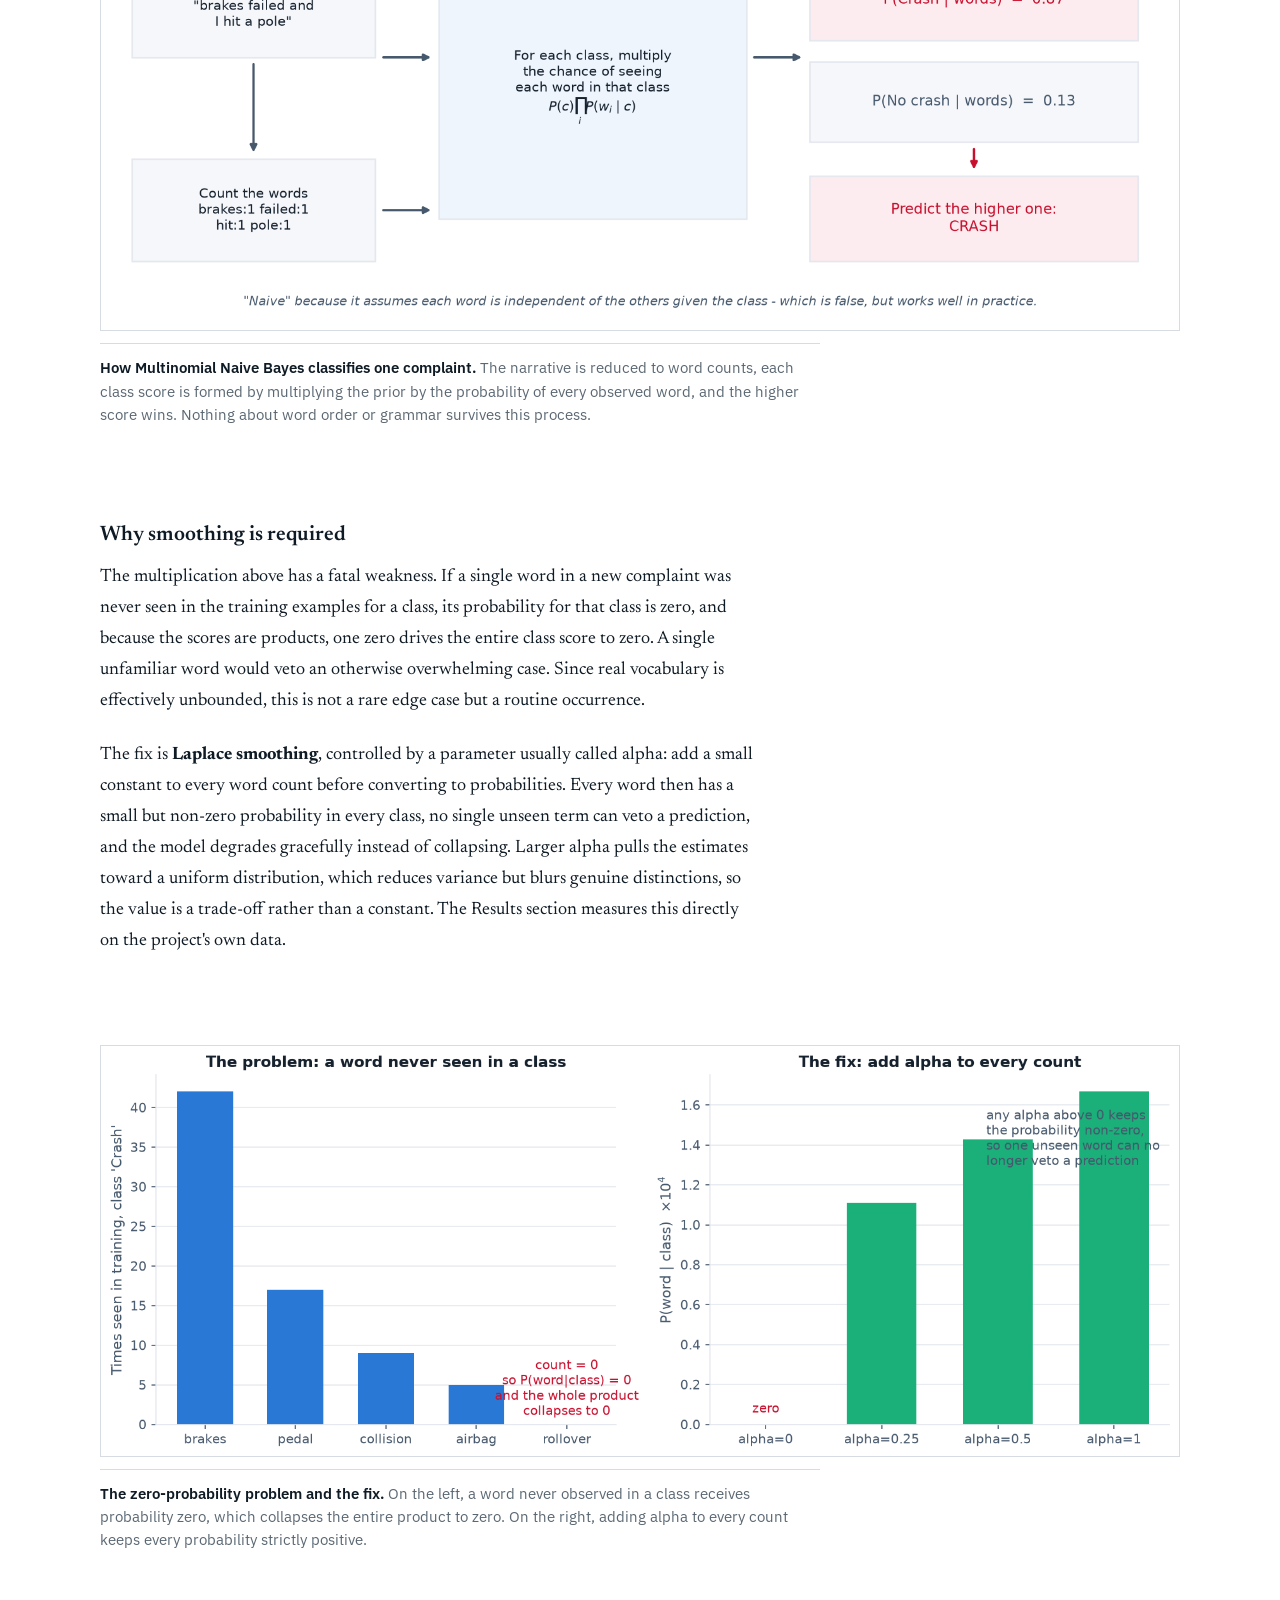
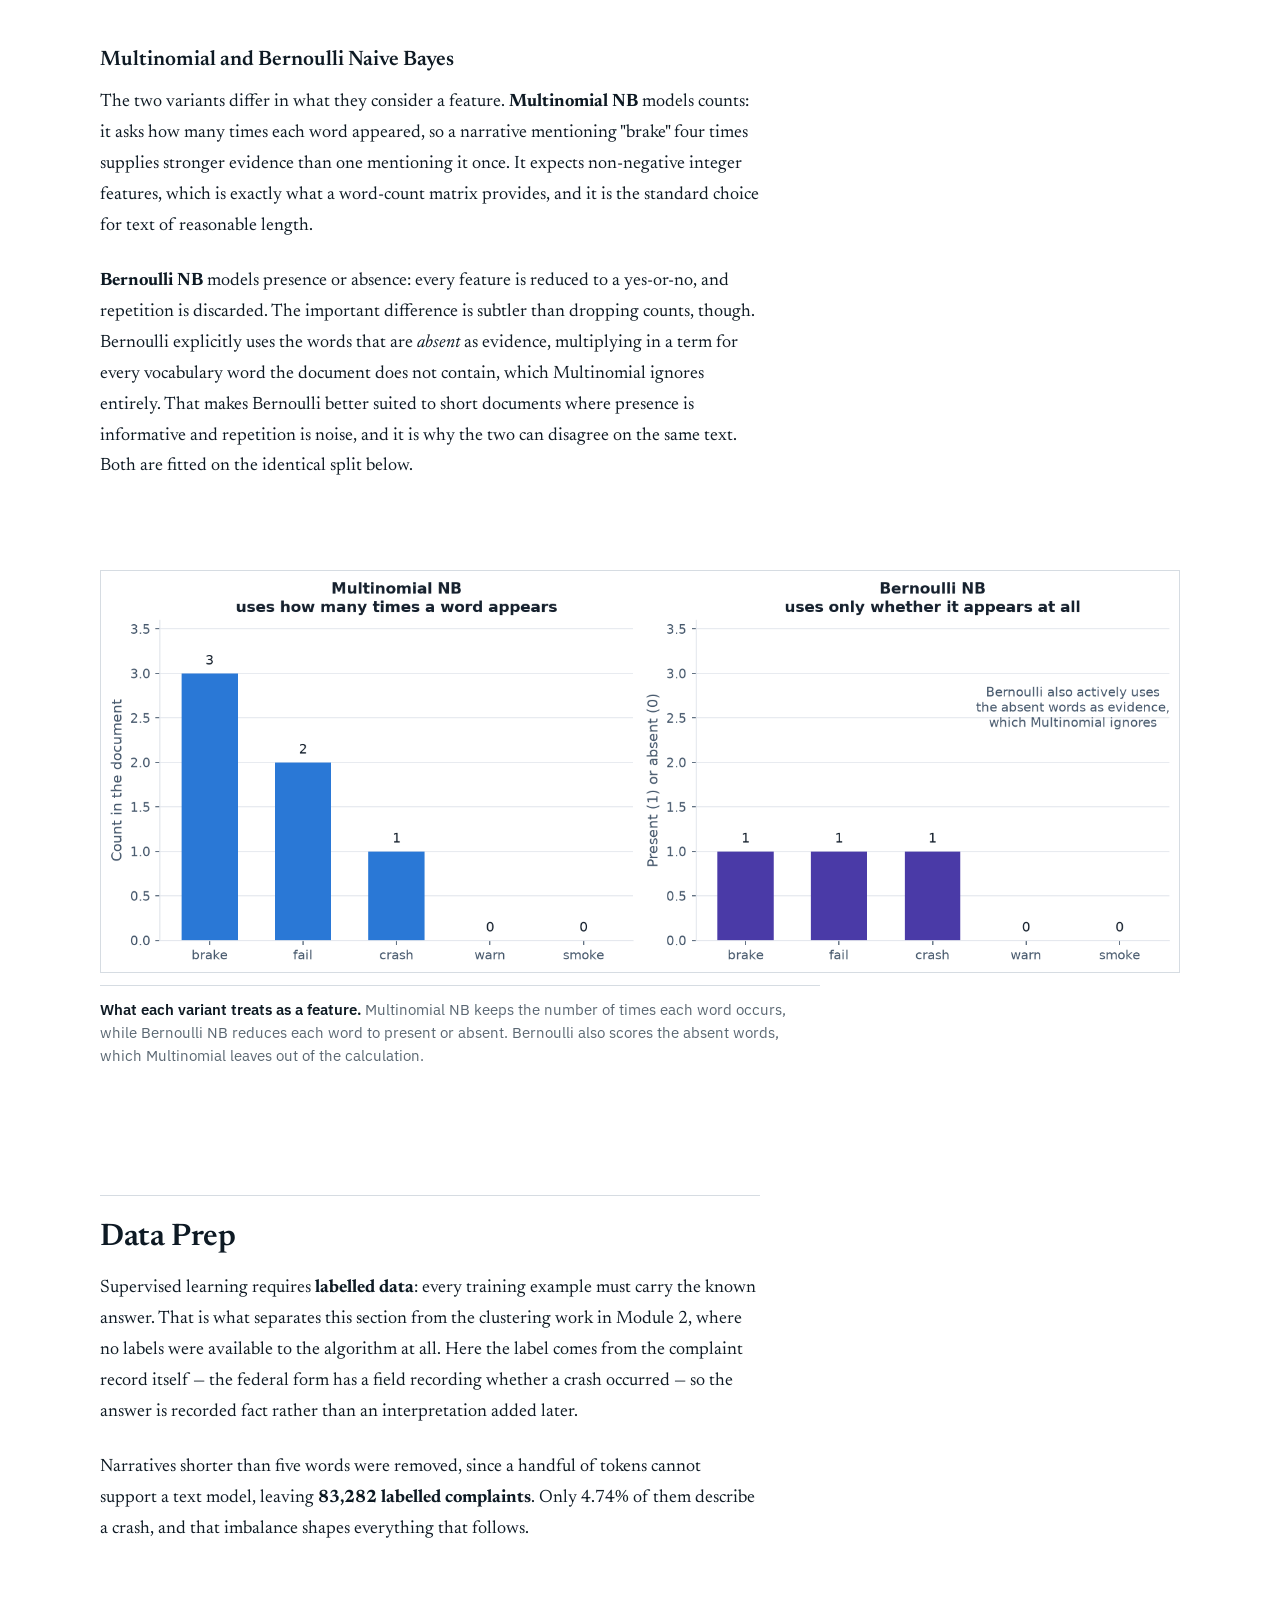
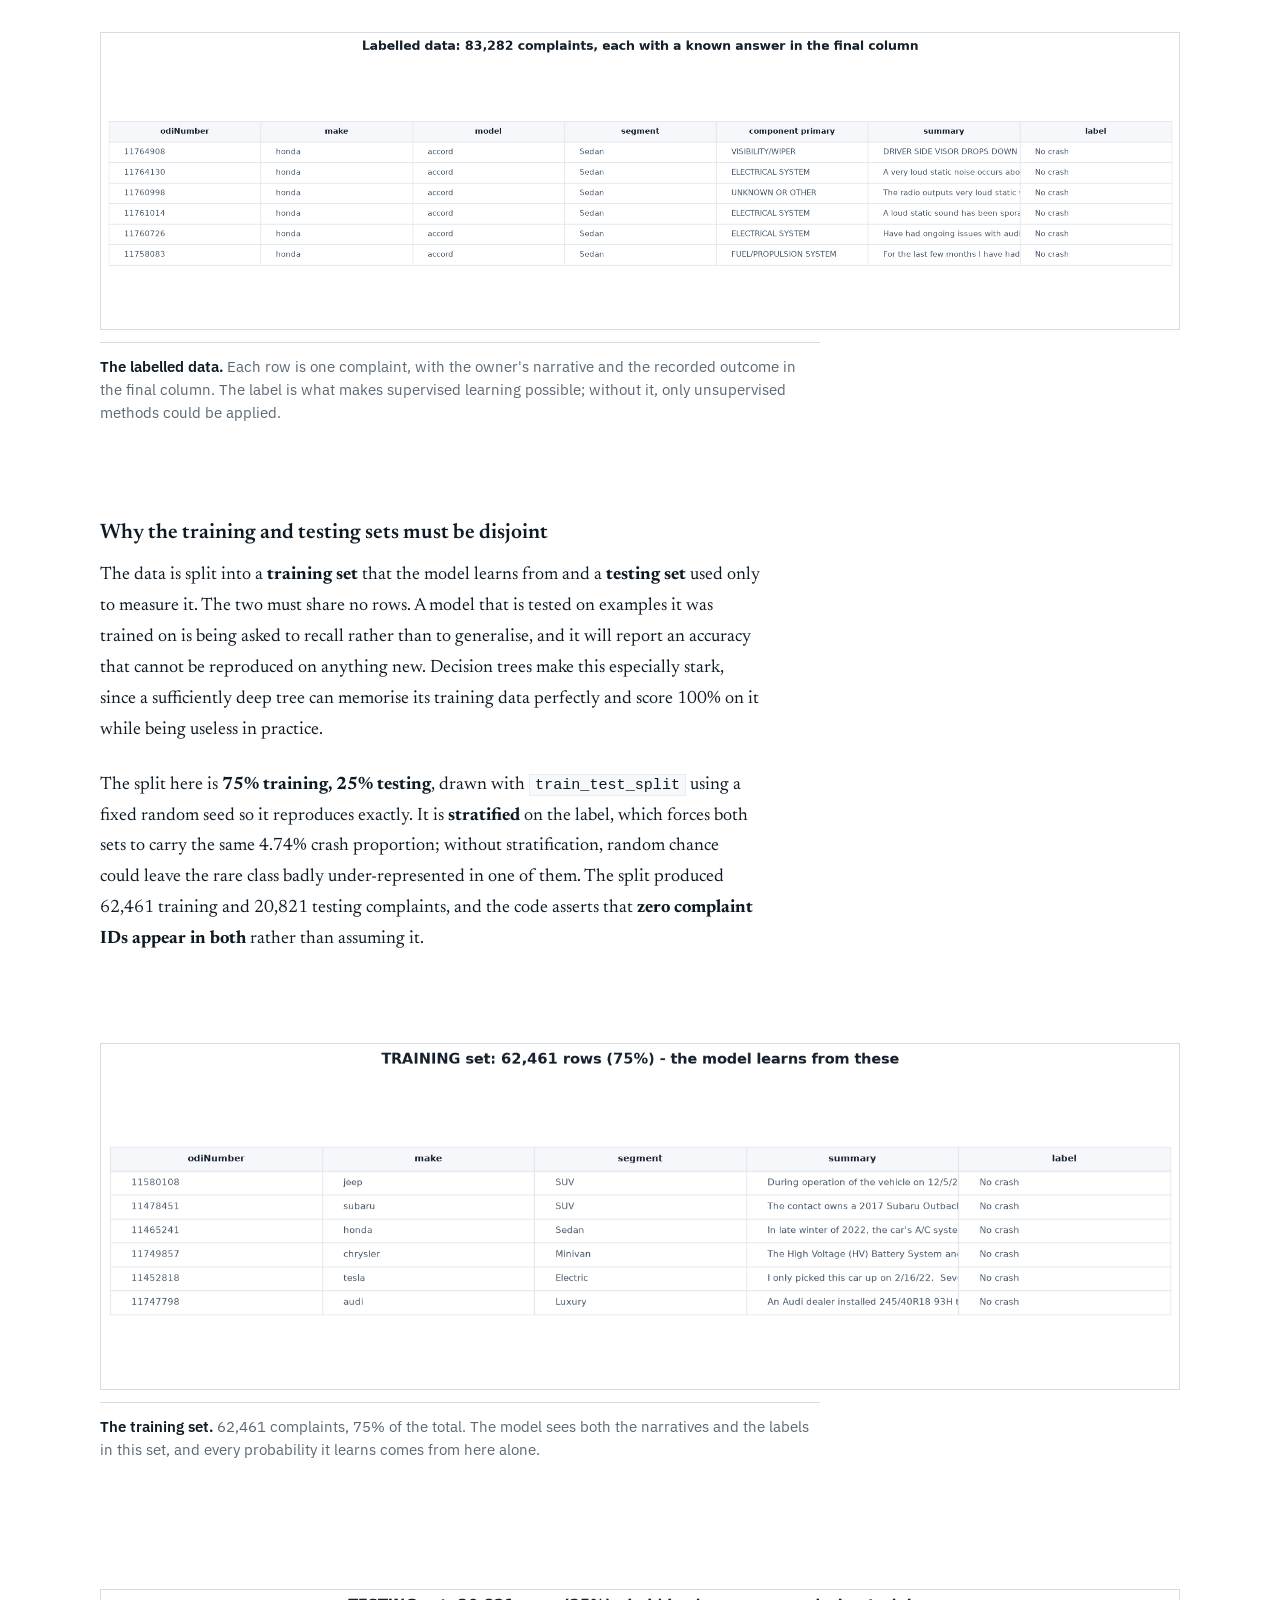
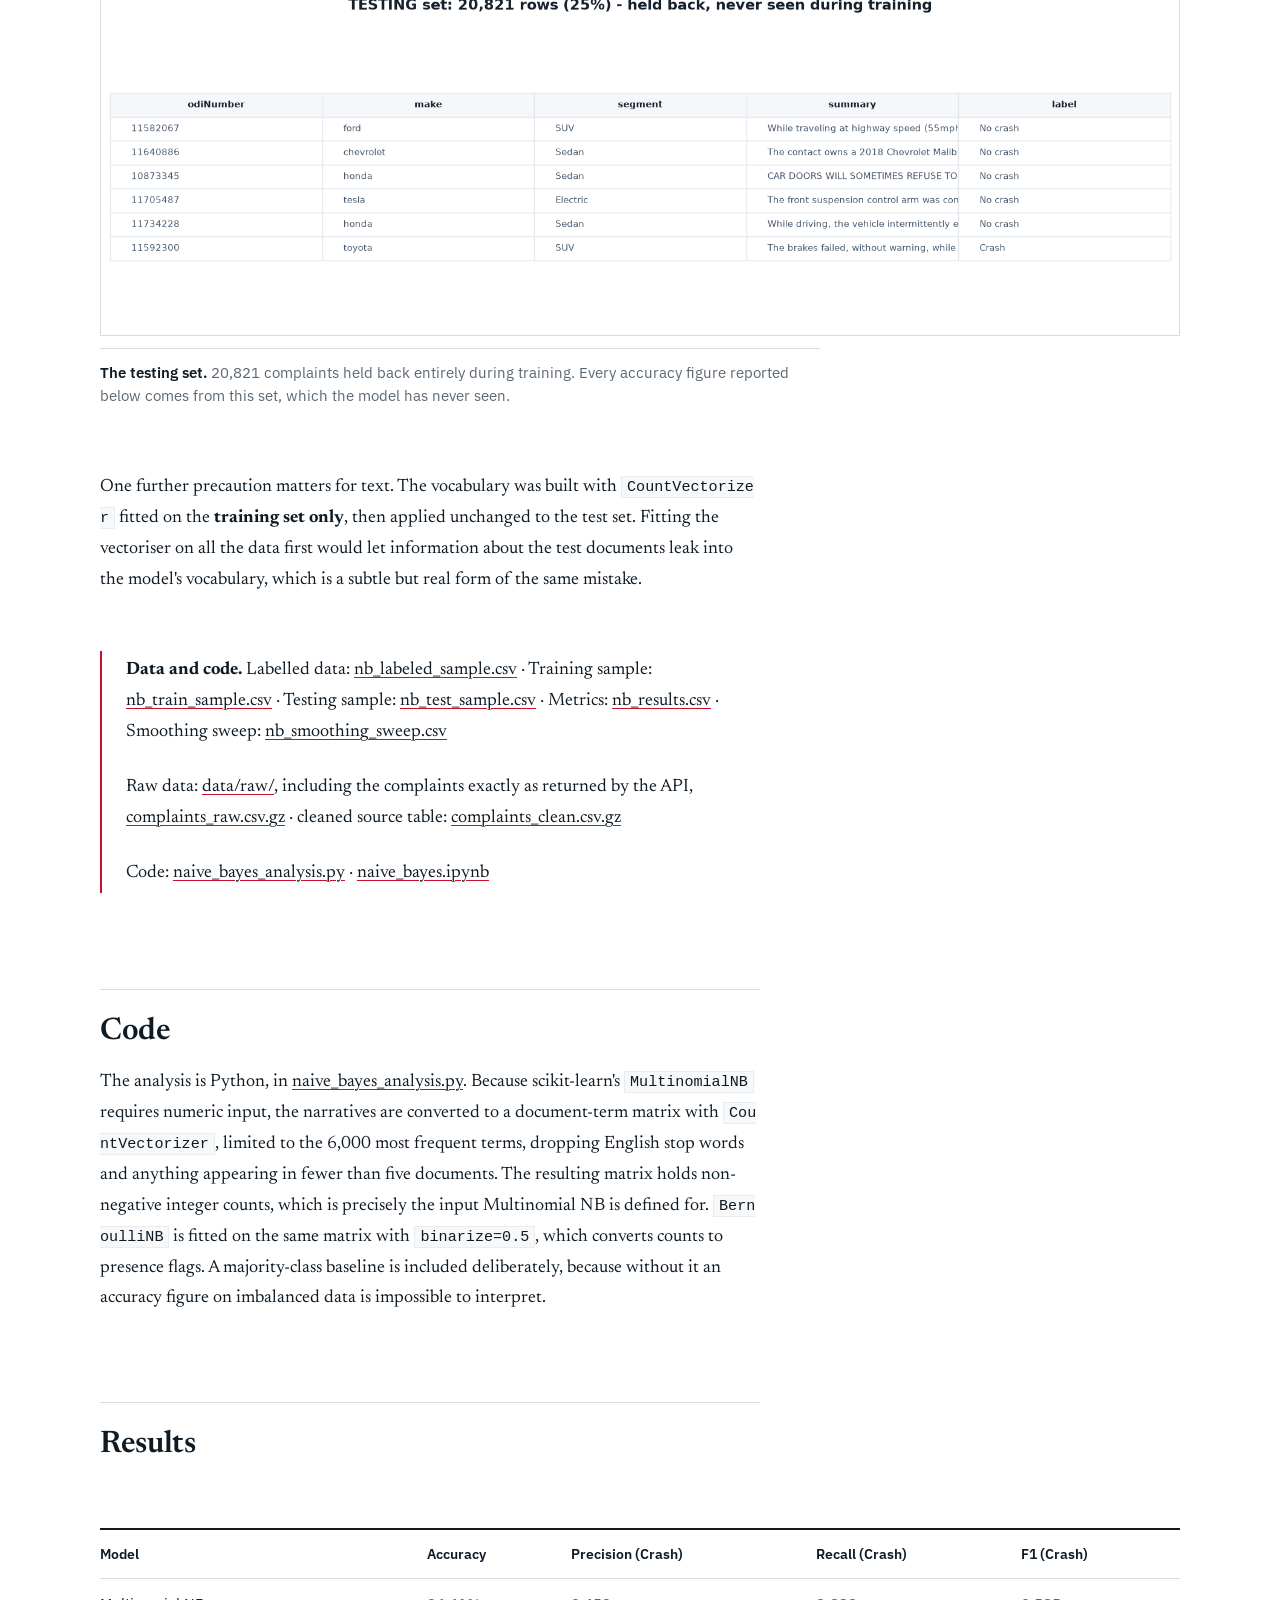
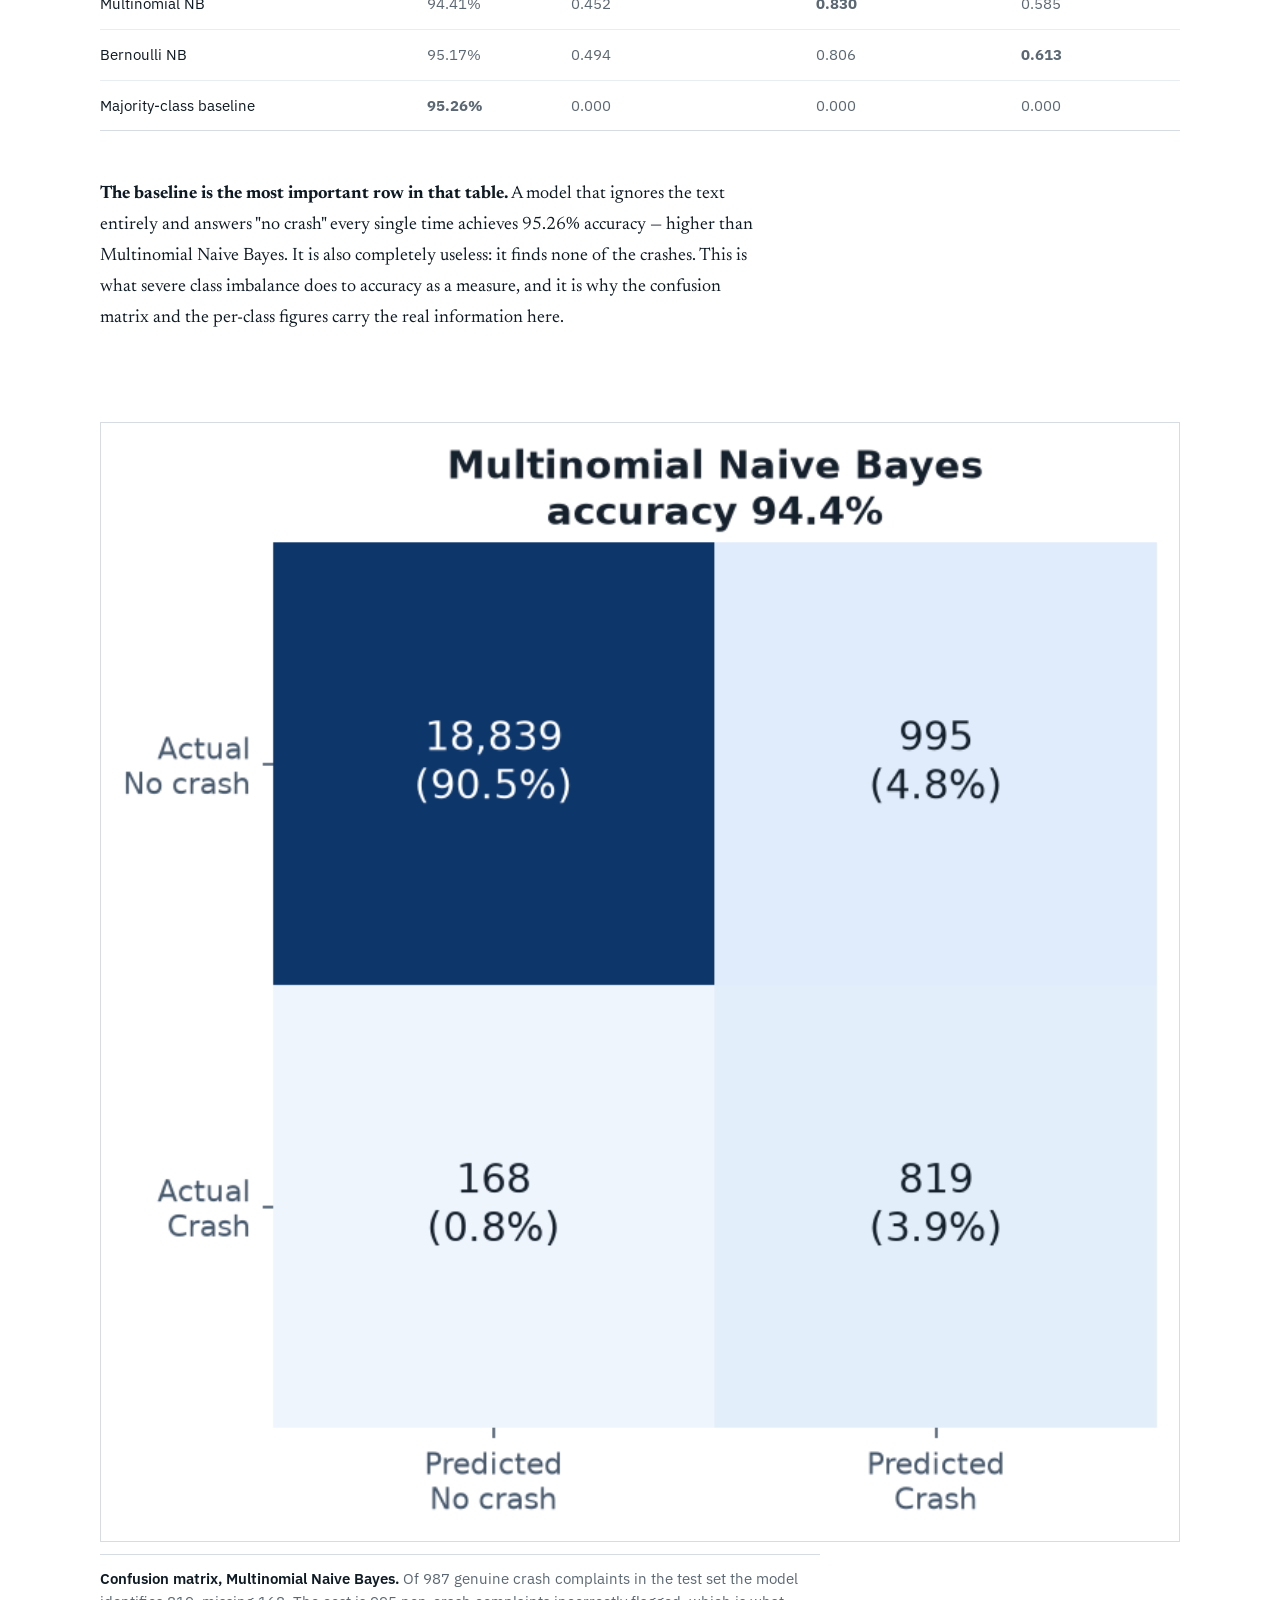
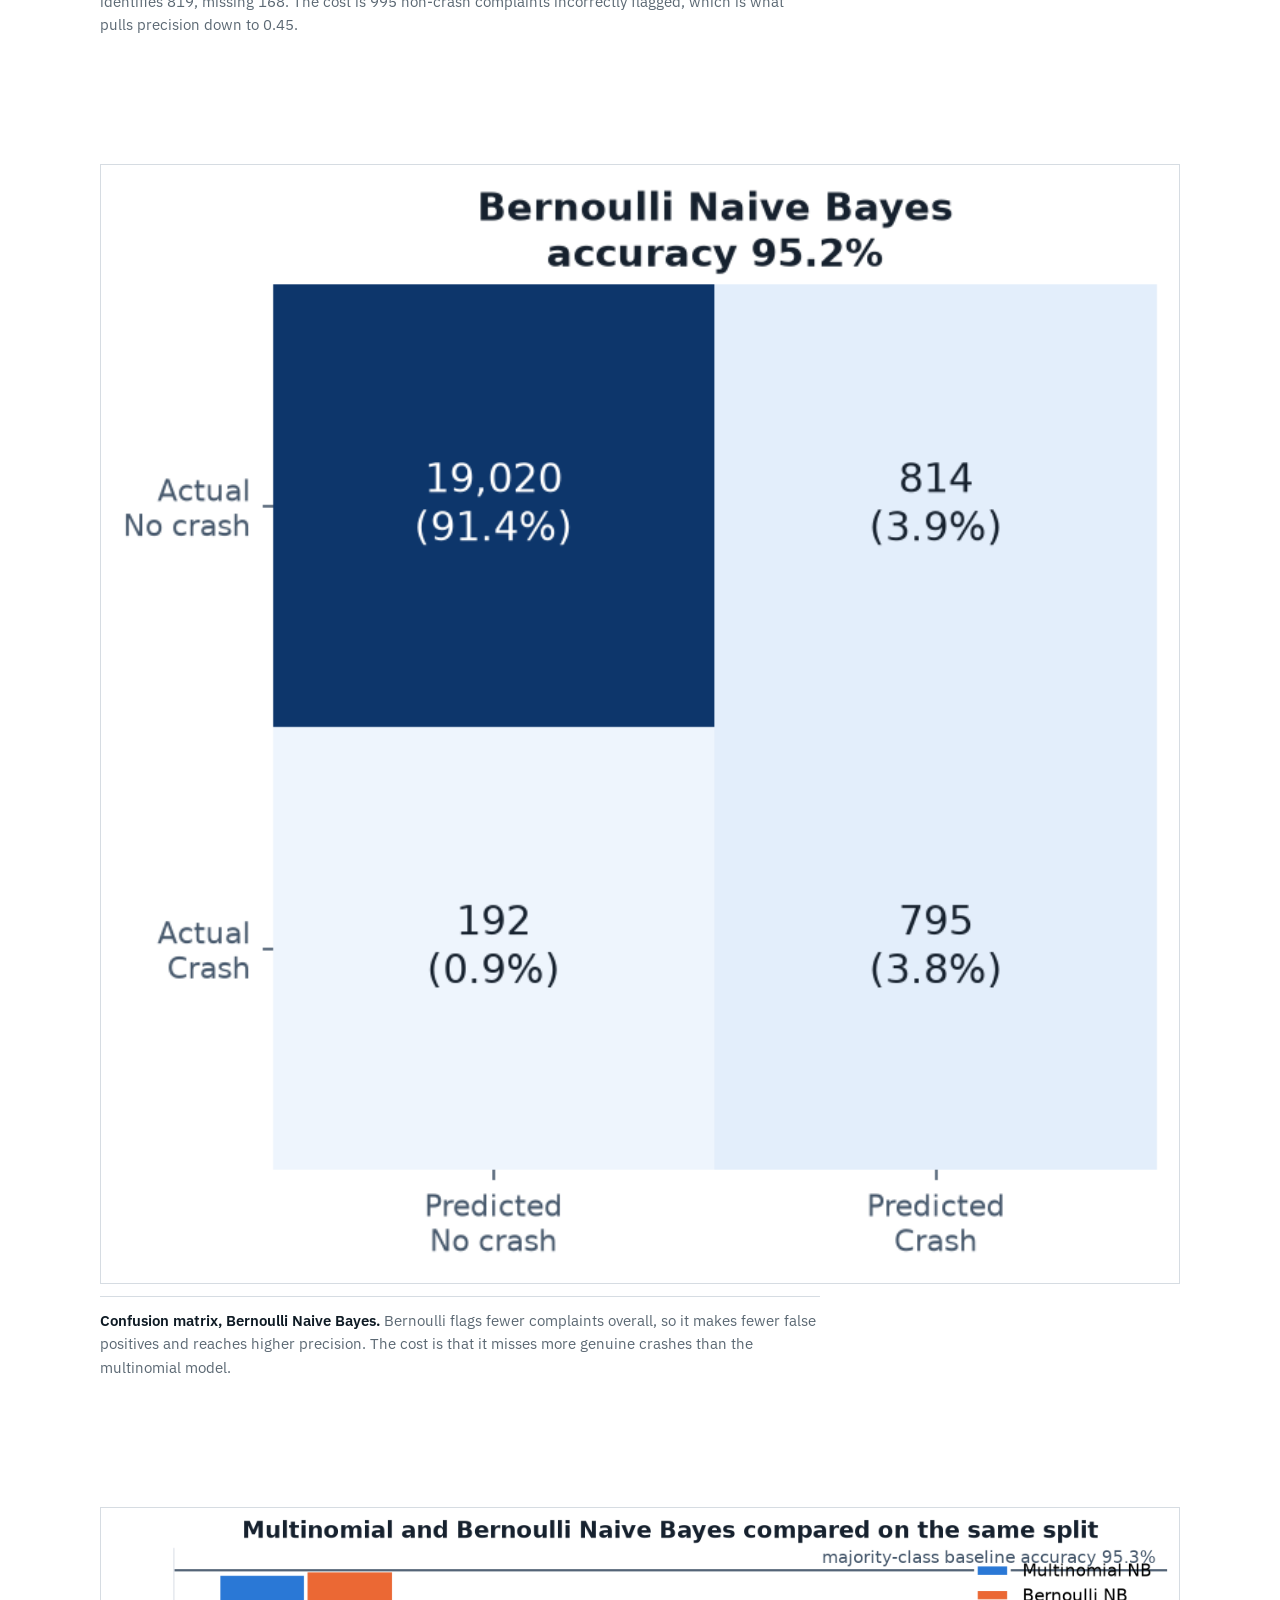
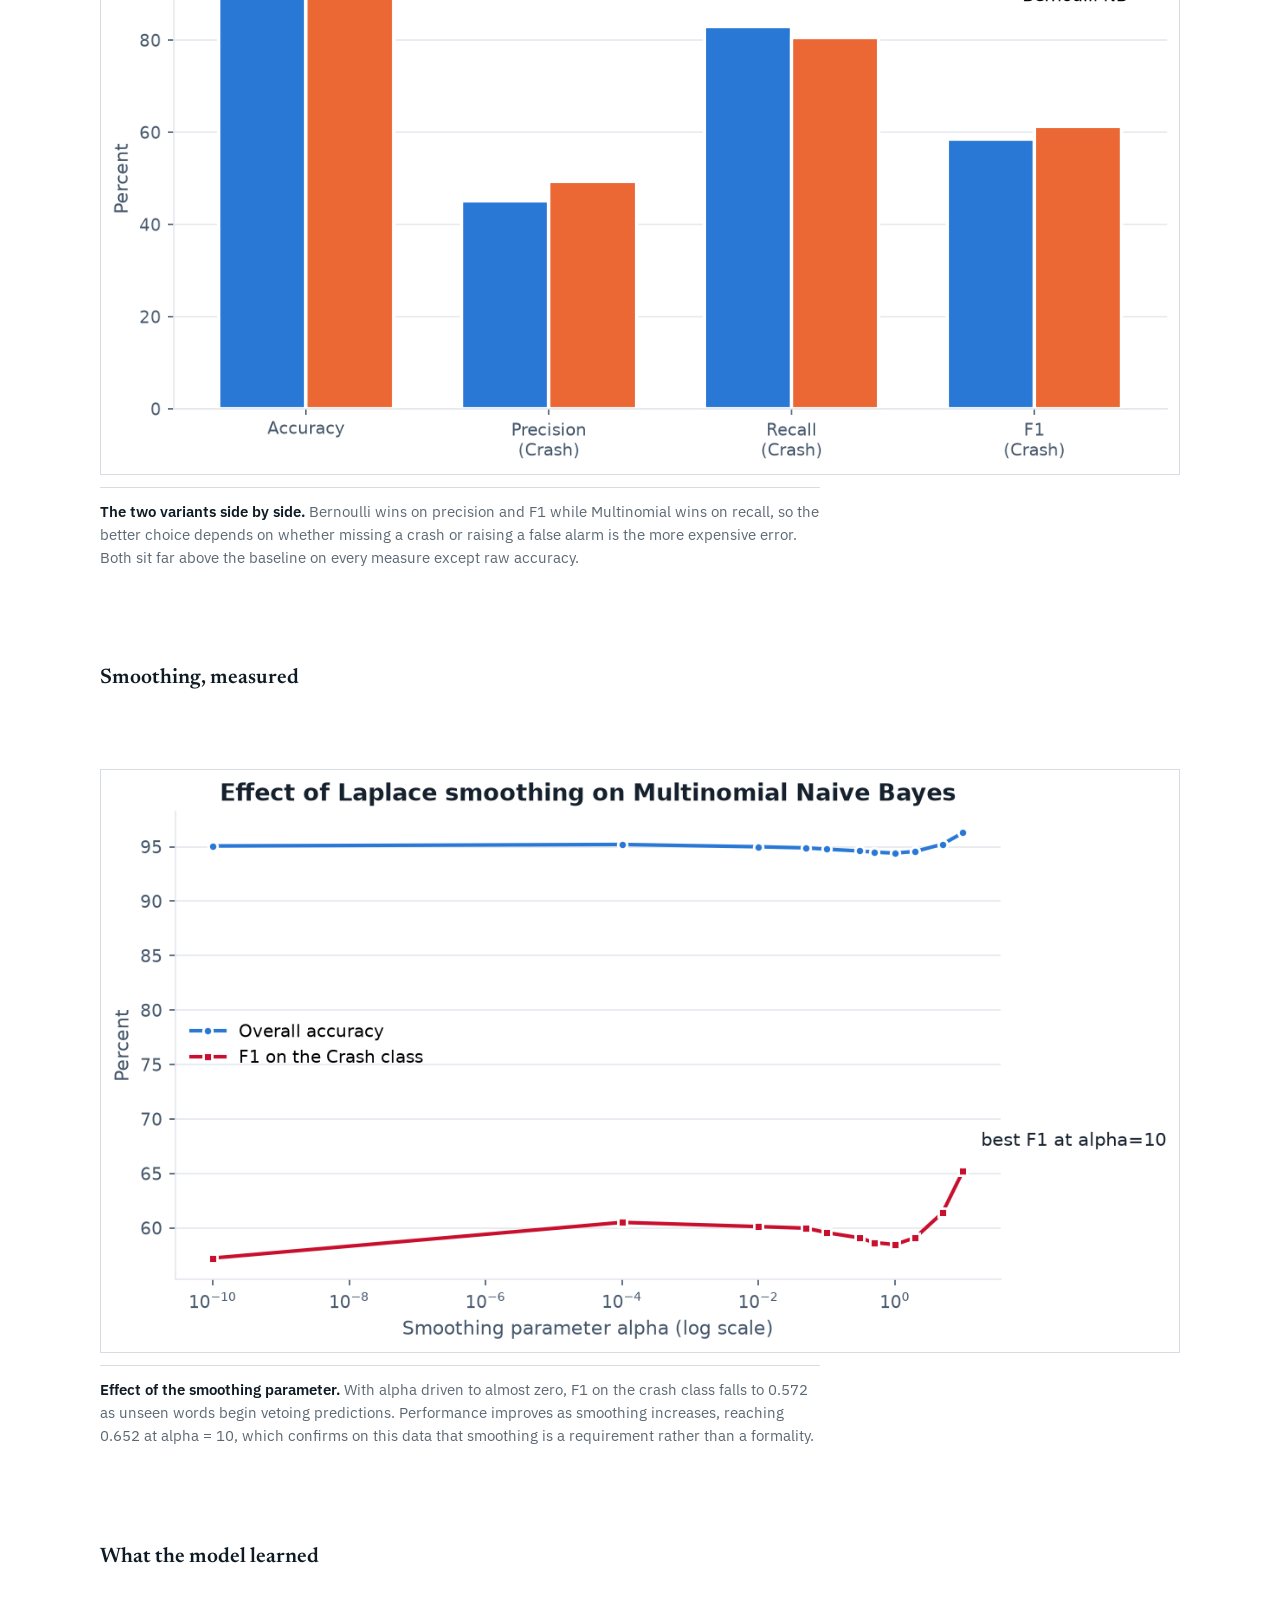
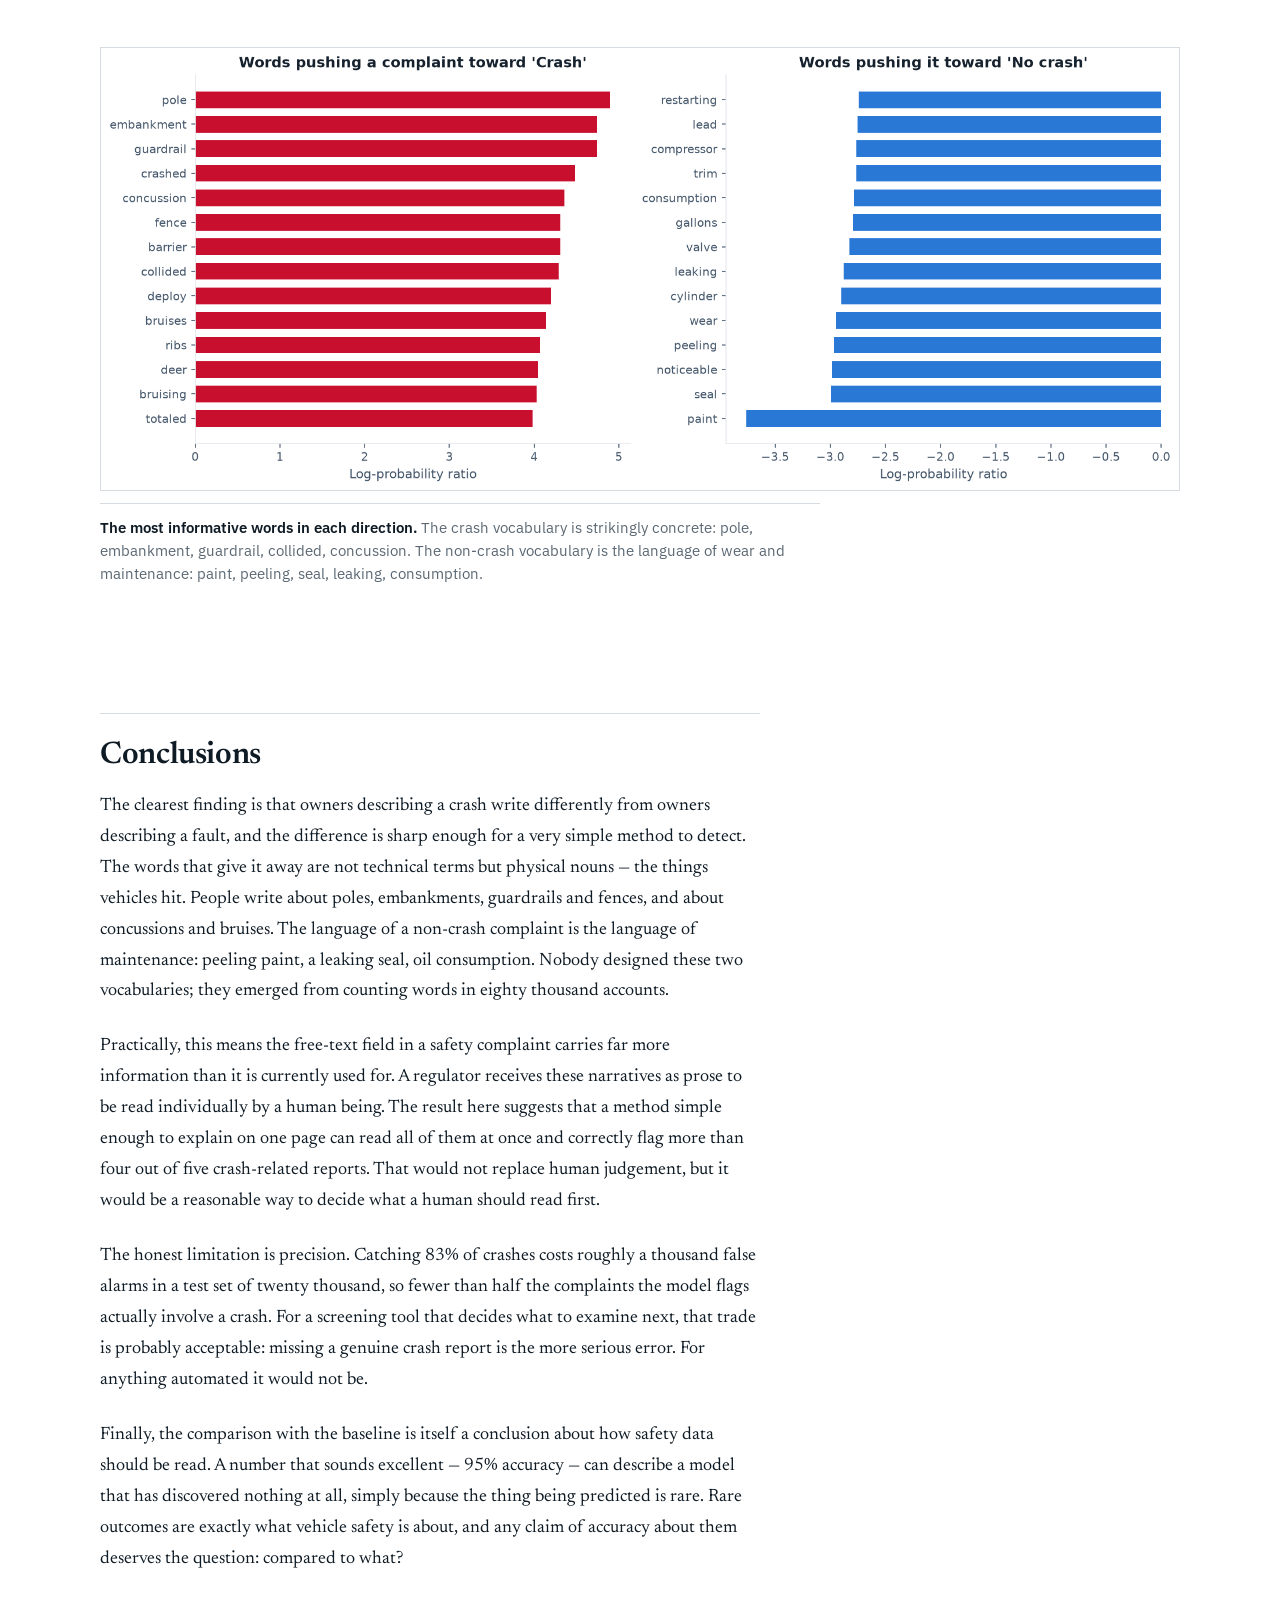
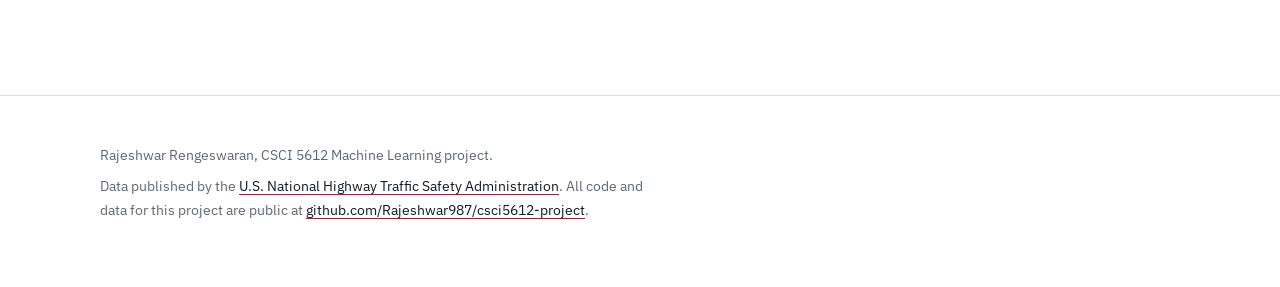
<file: naivebayes.html>
<!DOCTYPE html>
<html lang="en">
<head>
<meta charset="utf-8">
<meta name="viewport" content="width=device-width, initial-scale=1">
<title>NaiveBayes | Vehicle Safety Project</title>
<meta name="description" content="Multinomial and Bernoulli Naive Bayes predicting crashes from 83,282 labelled complaint narratives.">
<link rel="preconnect" href="https://fonts.googleapis.com">
<link rel="preconnect" href="https://fonts.gstatic.com" crossorigin>
<link href="https://fonts.googleapis.com/css2?family=IBM+Plex+Sans:wght@400;500;600&family=Newsreader:ital,opsz,wght@0,6..72,400;0,6..72,600;1,6..72,400&display=swap" rel="stylesheet">
<link rel="stylesheet" href="assets/css/style.css">
</head>
<body>
<header class="masthead">
  <div class="wrap">
    <p class="course">Rajeshwar Rengeswaran, CSCI 5612 Machine Learning</p>
    <h1>Rated Safe, Reported Broken</h1>
    <p class="byline">What crash-test scores miss about how vehicles actually fail</p>
  </div>
</header>
<nav class="tabs" aria-label="Project sections">
  <div class="wrap">
      <a href="index.html">Introduction</a>
      <a href="dataprep_eda.html">DataPrep_EDA</a>
      <a href="clustering.html">Clustering</a>
      <a href="pca.html">PCA</a>
      <a href="naivebayes.html" class="active">NaiveBayes</a>
      <a href="dectrees.html">DecTrees</a>
      <a href="regression.html">Regression</a>
      <a href="adaboost.html">AdaBoost</a>
      <a href="gradientboosting.html">GradientBoosting</a>
      <a href="xgboost.html">XGBoost</a>
      <a href="conclusions.html">Conclusions</a>
      <a href="about.html">About Me</a>
  </div>
</nav>
<main>
<h2>Naive Bayes</h2>

<p class="lede">When an owner files a safety complaint they describe what
happened in their own words. This section asks whether those words alone are
enough to tell that a crash occurred &mdash; without knowing the make, the
model, or anything else about the vehicle.</p>

<h2>Overview</h2>

<p>Naive Bayes is a supervised classifier, which means it learns from examples
where the answer is already known. It is built on Bayes' theorem, a rule for
updating a belief once evidence arrives. Applied to a complaint the question
becomes: given the words in this narrative, what is the probability that it
describes a crash? The classifier answers by combining two things it measured
during training &mdash; how common each class was overall, and how characteristic
each word is of each class.</p>

<p><b>Training</b> is simple counting. For every word in the vocabulary the
model counts how many times it appeared in crash narratives and how many times
in non-crash narratives, then converts those counts into probabilities. No
iteration or optimisation happens; one pass over the data is enough, which is
why Naive Bayes trains in seconds on tens of thousands of documents.</p>

<p><b>Prediction</b> multiplies those probabilities together. For a new
complaint the model takes the prior probability of each class and multiplies it
by the probability of seeing each observed word given that class, then picks
whichever class scores higher. The word "naive" refers to the assumption built
into that multiplication: it treats every word as independent of every other
word once the class is known. That assumption is plainly false &mdash;
"seat" and "belt" are not independent &mdash; but the classifier still performs
well, because it only needs the ranking of the two scores to be right, not the
scores themselves.</p>

<figure>
  <img src="figures/nb_concept_how_it_works.png" alt="How Multinomial Naive Bayes classifies one complaint">
  <figcaption><b>How Multinomial Naive Bayes classifies one complaint.</b> The narrative is reduced to word counts, each class score is formed by multiplying the prior by the probability of every observed word, and the higher score wins. Nothing about word order or grammar survives this process.</figcaption>
</figure>

<h3>Why smoothing is required</h3>

<p>The multiplication above has a fatal weakness. If a single word in a new
complaint was never seen in the training examples for a class, its probability
for that class is zero, and because the scores are products, one zero drives
the entire class score to zero. A single unfamiliar word would veto an
otherwise overwhelming case. Since real vocabulary is effectively unbounded,
this is not a rare edge case but a routine occurrence.</p>

<p>The fix is <b>Laplace smoothing</b>, controlled by a parameter usually called
alpha: add a small constant to every word count before converting to
probabilities. Every word then has a small but non-zero probability in every
class, no single unseen term can veto a prediction, and the model degrades
gracefully instead of collapsing. Larger alpha pulls the estimates toward a
uniform distribution, which reduces variance but blurs genuine distinctions, so
the value is a trade-off rather than a constant. The Results section measures
this directly on the project's own data.</p>

<figure>
  <img src="figures/nb_concept_smoothing.png" alt="The zero-probability problem and the fix">
  <figcaption><b>The zero-probability problem and the fix.</b> On the left, a word never observed in a class receives probability zero, which collapses the entire product to zero. On the right, adding alpha to every count keeps every probability strictly positive.</figcaption>
</figure>

<h3>Multinomial and Bernoulli Naive Bayes</h3>

<p>The two variants differ in what they consider a feature.
<b>Multinomial NB</b> models counts: it asks how many times each word appeared,
so a narrative mentioning "brake" four times supplies stronger evidence than one
mentioning it once. It expects non-negative integer features, which is exactly
what a word-count matrix provides, and it is the standard choice for text of
reasonable length.</p>

<p><b>Bernoulli NB</b> models presence or absence: every feature is reduced to a
yes-or-no, and repetition is discarded. The important difference is subtler than
dropping counts, though. Bernoulli explicitly uses the words that are
<i>absent</i> as evidence, multiplying in a term for every vocabulary word the
document does not contain, which Multinomial ignores entirely. That makes
Bernoulli better suited to short documents where presence is informative and
repetition is noise, and it is why the two can disagree on the same text. Both
are fitted on the identical split below.</p>

<figure>
  <img src="figures/nb_concept_variants.png" alt="What each variant treats as a feature">
  <figcaption><b>What each variant treats as a feature.</b> Multinomial NB keeps the number of times each word occurs, while Bernoulli NB reduces each word to present or absent. Bernoulli also scores the absent words, which Multinomial leaves out of the calculation.</figcaption>
</figure>

<h2>Data Prep</h2>

<p>Supervised learning requires <b>labelled data</b>: every training example
must carry the known answer. That is what separates this section from the
clustering work in Module 2, where no labels were available to the algorithm at
all. Here the label comes from the complaint record itself &mdash; the federal
form has a field recording whether a crash occurred &mdash; so the answer is
recorded fact rather than an interpretation added later.</p>

<p>Narratives shorter than five words were removed, since a handful of tokens
cannot support a text model, leaving <b>83,282 labelled complaints</b>. Only
4.74% of them describe a crash, and that imbalance shapes everything that
follows.</p>

<figure>
  <img src="figures/nb_sample_labeled.png" alt="The labelled data">
  <figcaption><b>The labelled data.</b> Each row is one complaint, with the owner's narrative and the recorded outcome in the final column. The label is what makes supervised learning possible; without it, only unsupervised methods could be applied.</figcaption>
</figure>

<h3>Why the training and testing sets must be disjoint</h3>

<p>The data is split into a <b>training set</b> that the model learns from and a
<b>testing set</b> used only to measure it. The two must share no rows. A model
that is tested on examples it was trained on is being asked to recall rather
than to generalise, and it will report an accuracy that cannot be reproduced on
anything new. Decision trees make this especially stark, since a sufficiently
deep tree can memorise its training data perfectly and score 100% on it while
being useless in practice.</p>

<p>The split here is <b>75% training, 25% testing</b>, drawn with
<code>train_test_split</code> using a fixed random seed so it reproduces
exactly. It is <b>stratified</b> on the label, which forces both sets to carry
the same 4.74% crash proportion; without stratification, random chance could
leave the rare class badly under-represented in one of them. The split produced
62,461 training and 20,821 testing complaints, and the code asserts that
<b>zero complaint IDs appear in both</b> rather than assuming it.</p>

<figure>
  <img src="figures/nb_sample_train.png" alt="The training set">
  <figcaption><b>The training set.</b> 62,461 complaints, 75% of the total. The model sees both the narratives and the labels in this set, and every probability it learns comes from here alone.</figcaption>
</figure>

<figure>
  <img src="figures/nb_sample_test.png" alt="The testing set">
  <figcaption><b>The testing set.</b> 20,821 complaints held back entirely during training. Every accuracy figure reported below comes from this set, which the model has never seen.</figcaption>
</figure>

<p>One further precaution matters for text. The vocabulary was built with
<code>CountVectorizer</code> fitted on the <b>training set only</b>, then applied
unchanged to the test set. Fitting the vectoriser on all the data first would
let information about the test documents leak into the model's vocabulary, which
is a subtle but real form of the same mistake.</p>

<div class="callout">
  <p><b>Data and code.</b>
  Labelled data: <a href="https://github.com/Rajeshwar987/csci5612-project/raw/main/data/clean/nb_labeled_sample.csv">nb_labeled_sample.csv</a> &middot;
  Training sample: <a href="https://github.com/Rajeshwar987/csci5612-project/raw/main/data/clean/nb_train_sample.csv">nb_train_sample.csv</a> &middot;
  Testing sample: <a href="https://github.com/Rajeshwar987/csci5612-project/raw/main/data/clean/nb_test_sample.csv">nb_test_sample.csv</a> &middot;
  Metrics: <a href="https://github.com/Rajeshwar987/csci5612-project/raw/main/data/clean/nb_results.csv">nb_results.csv</a> &middot;
  Smoothing sweep: <a href="https://github.com/Rajeshwar987/csci5612-project/raw/main/data/clean/nb_smoothing_sweep.csv">nb_smoothing_sweep.csv</a></p>
  <p>Raw data: <a href="https://github.com/Rajeshwar987/csci5612-project/blob/main/data/raw">data/raw/</a>, including the complaints
  exactly as returned by the API,
  <a href="https://github.com/Rajeshwar987/csci5612-project/raw/main/data/raw/complaints_raw.csv.gz">complaints_raw.csv.gz</a> &middot;
  cleaned source table:
  <a href="https://github.com/Rajeshwar987/csci5612-project/raw/main/data/clean/complaints_clean.csv.gz">complaints_clean.csv.gz</a></p>
  <p>Code: <a href="https://github.com/Rajeshwar987/csci5612-project/blob/main/code/naive_bayes_analysis.py">naive_bayes_analysis.py</a>
  &middot; <a href="https://github.com/Rajeshwar987/csci5612-project/blob/main/notebooks/naive_bayes.ipynb">naive_bayes.ipynb</a></p>
</div>

<h2>Code</h2>

<p>The analysis is Python, in
<a href="https://github.com/Rajeshwar987/csci5612-project/blob/main/code/naive_bayes_analysis.py">naive_bayes_analysis.py</a>.
Because scikit-learn's <code>MultinomialNB</code> requires numeric input, the
narratives are converted to a document-term matrix with
<code>CountVectorizer</code>, limited to the 6,000 most frequent terms, dropping
English stop words and anything appearing in fewer than five documents. The
resulting matrix holds non-negative integer counts, which is precisely the input
Multinomial NB is defined for. <code>BernoulliNB</code> is fitted on the same
matrix with <code>binarize=0.5</code>, which converts counts to presence flags.
A majority-class baseline is included deliberately, because without it an
accuracy figure on imbalanced data is impossible to interpret.</p>

<h2>Results</h2>

<div class="table-wrap">
<table>
  <thead><tr><th>Model</th><th>Accuracy</th><th>Precision (Crash)</th><th>Recall (Crash)</th><th>F1 (Crash)</th></tr></thead>
  <tbody>
    <tr><td>Multinomial NB</td><td>94.41%</td><td>0.452</td><td><b>0.830</b></td><td>0.585</td></tr>
    <tr><td>Bernoulli NB</td><td>95.17%</td><td>0.494</td><td>0.806</td><td><b>0.613</b></td></tr>
    <tr><td>Majority-class baseline</td><td><b>95.26%</b></td><td>0.000</td><td>0.000</td><td>0.000</td></tr>
  </tbody>
</table>
</div>

<p><b>The baseline is the most important row in that table.</b> A model that
ignores the text entirely and answers "no crash" every single time achieves
95.26% accuracy &mdash; higher than Multinomial Naive Bayes. It is also
completely useless: it finds none of the crashes. This is what severe class
imbalance does to accuracy as a measure, and it is why the confusion matrix and
the per-class figures carry the real information here.</p>

<figure>
  <img src="figures/nb_fig_confusion_mnb.png" alt="Confusion matrix, Multinomial Naive Bayes">
  <figcaption><b>Confusion matrix, Multinomial Naive Bayes.</b> Of 987 genuine crash complaints in the test set the model identifies 819, missing 168. The cost is 995 non-crash complaints incorrectly flagged, which is what pulls precision down to 0.45.</figcaption>
</figure>

<figure>
  <img src="figures/nb_fig_confusion_bnb.png" alt="Confusion matrix, Bernoulli Naive Bayes">
  <figcaption><b>Confusion matrix, Bernoulli Naive Bayes.</b> Bernoulli flags fewer complaints overall, so it makes fewer false positives and reaches higher precision. The cost is that it misses more genuine crashes than the multinomial model.</figcaption>
</figure>

<figure>
  <img src="figures/nb_fig_model_compare.png" alt="The two variants side by side">
  <figcaption><b>The two variants side by side.</b> Bernoulli wins on precision and F1 while Multinomial wins on recall, so the better choice depends on whether missing a crash or raising a false alarm is the more expensive error. Both sit far above the baseline on every measure except raw accuracy.</figcaption>
</figure>

<h3>Smoothing, measured</h3>

<figure>
  <img src="figures/nb_fig_smoothing.png" alt="Effect of the smoothing parameter">
  <figcaption><b>Effect of the smoothing parameter.</b> With alpha driven to almost zero, F1 on the crash class falls to 0.572 as unseen words begin vetoing predictions. Performance improves as smoothing increases, reaching 0.652 at alpha = 10, which confirms on this data that smoothing is a requirement rather than a formality.</figcaption>
</figure>

<h3>What the model learned</h3>

<figure>
  <img src="figures/nb_fig_top_terms.png" alt="The most informative words in each direction">
  <figcaption><b>The most informative words in each direction.</b> The crash vocabulary is strikingly concrete: pole, embankment, guardrail, collided, concussion. The non-crash vocabulary is the language of wear and maintenance: paint, peeling, seal, leaking, consumption.</figcaption>
</figure>

<h2>Conclusions</h2>

<p>The clearest finding is that owners describing a crash write differently from
owners describing a fault, and the difference is sharp enough for a very simple
method to detect. The words that give it away are not technical terms but
physical nouns &mdash; the things vehicles hit. People write about poles,
embankments, guardrails and fences, and about concussions and bruises. The
language of a non-crash complaint is the language of maintenance: peeling paint,
a leaking seal, oil consumption. Nobody designed these two vocabularies; they
emerged from counting words in eighty thousand accounts.</p>

<p>Practically, this means the free-text field in a safety complaint carries far
more information than it is currently used for. A regulator receives these
narratives as prose to be read individually by a human being. The result here
suggests that a method simple enough to explain on one page can read all of them
at once and correctly flag more than four out of five crash-related reports.
That would not replace human judgement, but it would be a reasonable way to
decide what a human should read first.</p>

<p>The honest limitation is precision. Catching 83% of crashes costs roughly a
thousand false alarms in a test set of twenty thousand, so fewer than half the
complaints the model flags actually involve a crash. For a screening tool that
decides what to examine next, that trade is probably acceptable: missing a
genuine crash report is the more serious error. For anything automated it would
not be.</p>

<p>Finally, the comparison with the baseline is itself a conclusion about how
safety data should be read. A number that sounds excellent &mdash; 95% accuracy
&mdash; can describe a model that has discovered nothing at all, simply because
the thing being predicted is rare. Rare outcomes are exactly what vehicle safety
is about, and any claim of accuracy about them deserves the question: compared
to what?</p>
</main>
<footer><div class="wrap">
  <p>Rajeshwar Rengeswaran, CSCI 5612 Machine Learning project.</p>
  <p>Data published by the <a href="https://www.nhtsa.gov/">U.S. National Highway
  Traffic Safety Administration</a>. All code and data for this project are public at
  <a href="https://github.com/Rajeshwar987/csci5612-project">github.com/Rajeshwar987/csci5612-project</a>.</p>
</div></footer>
</body>
</html>
</file>
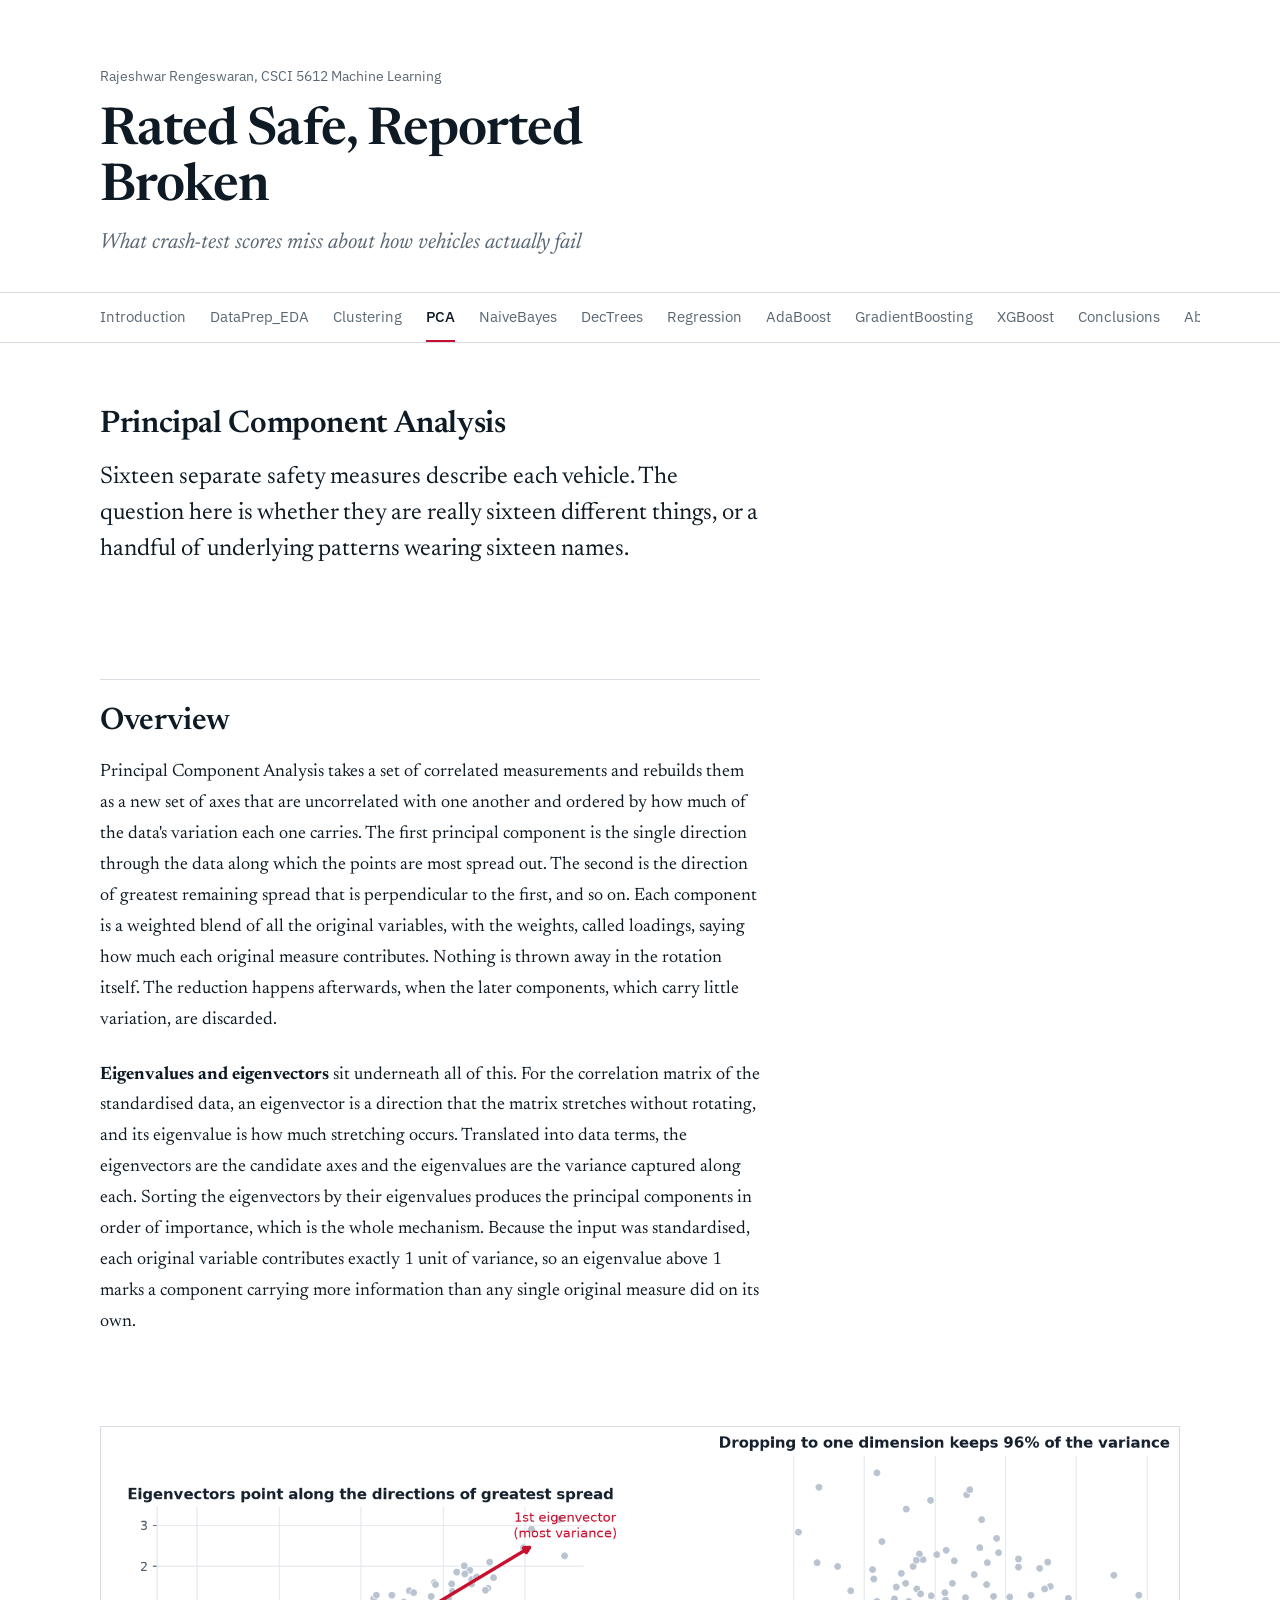
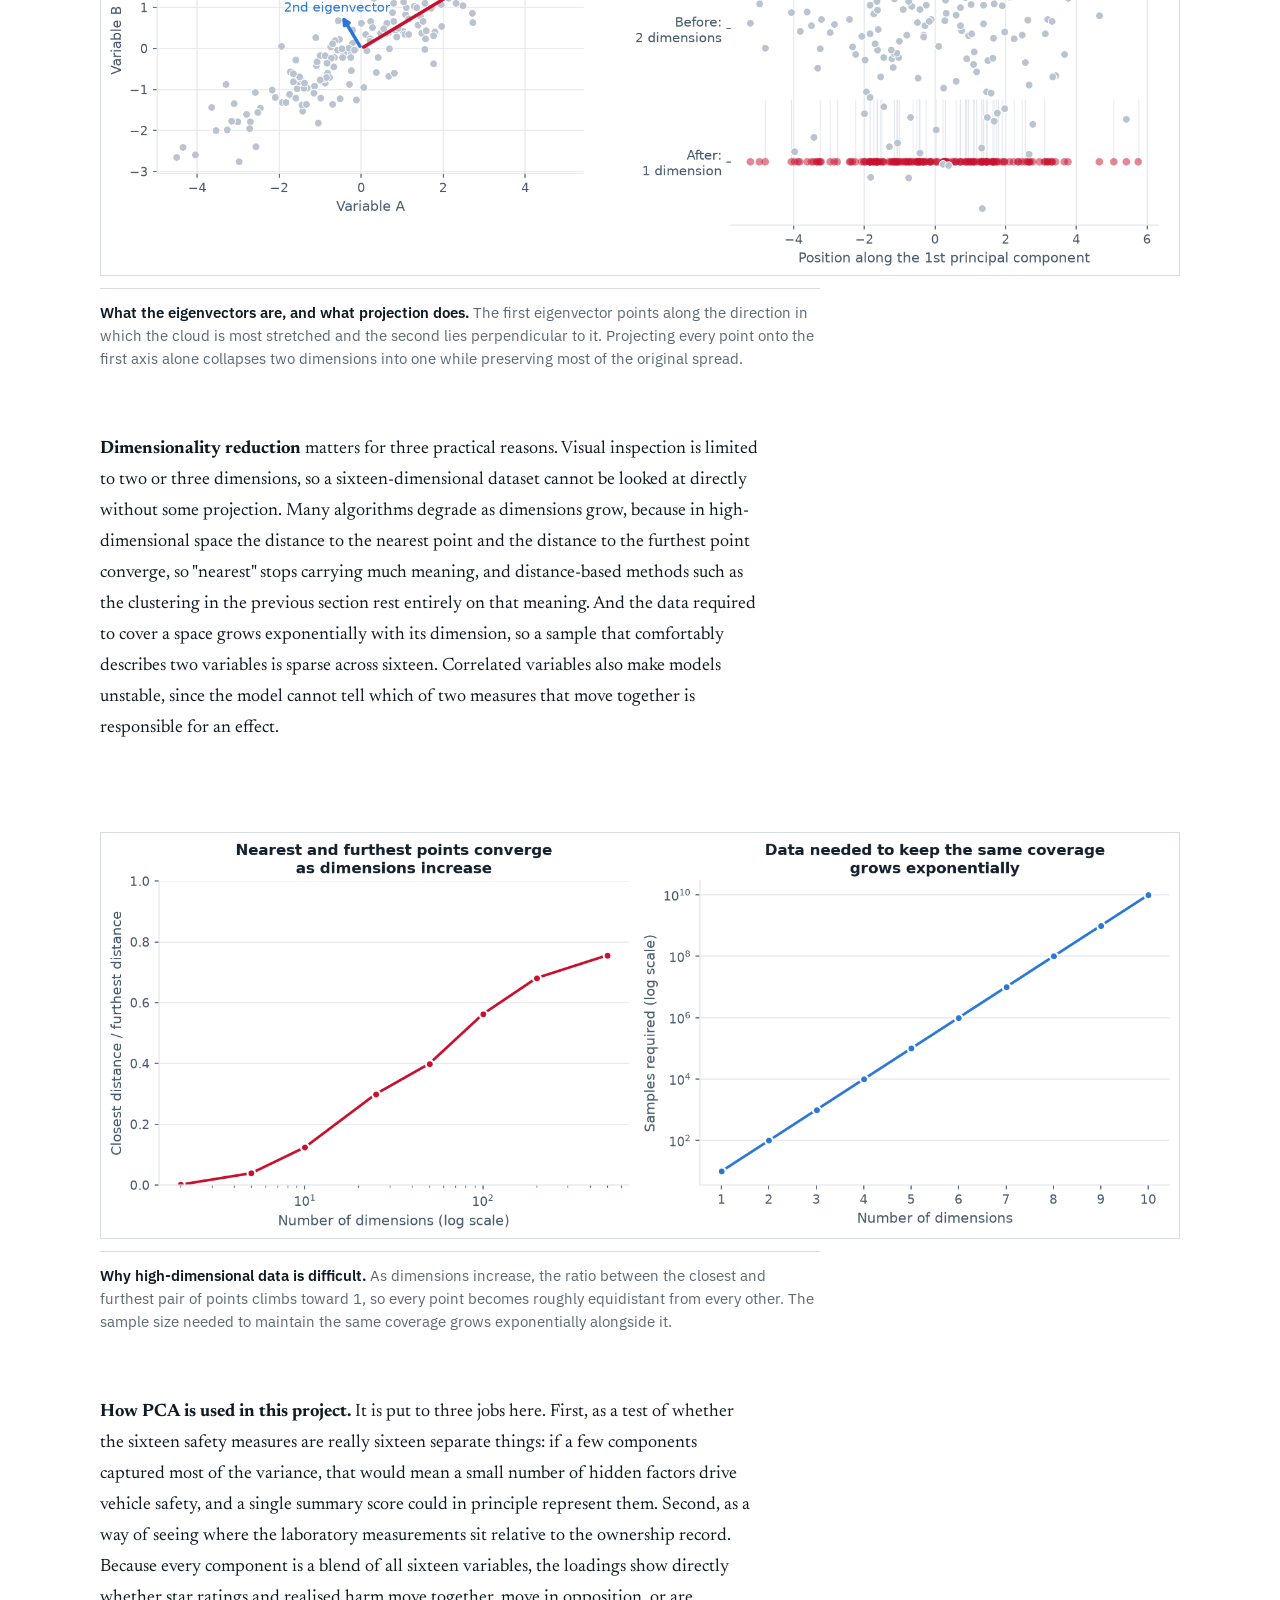
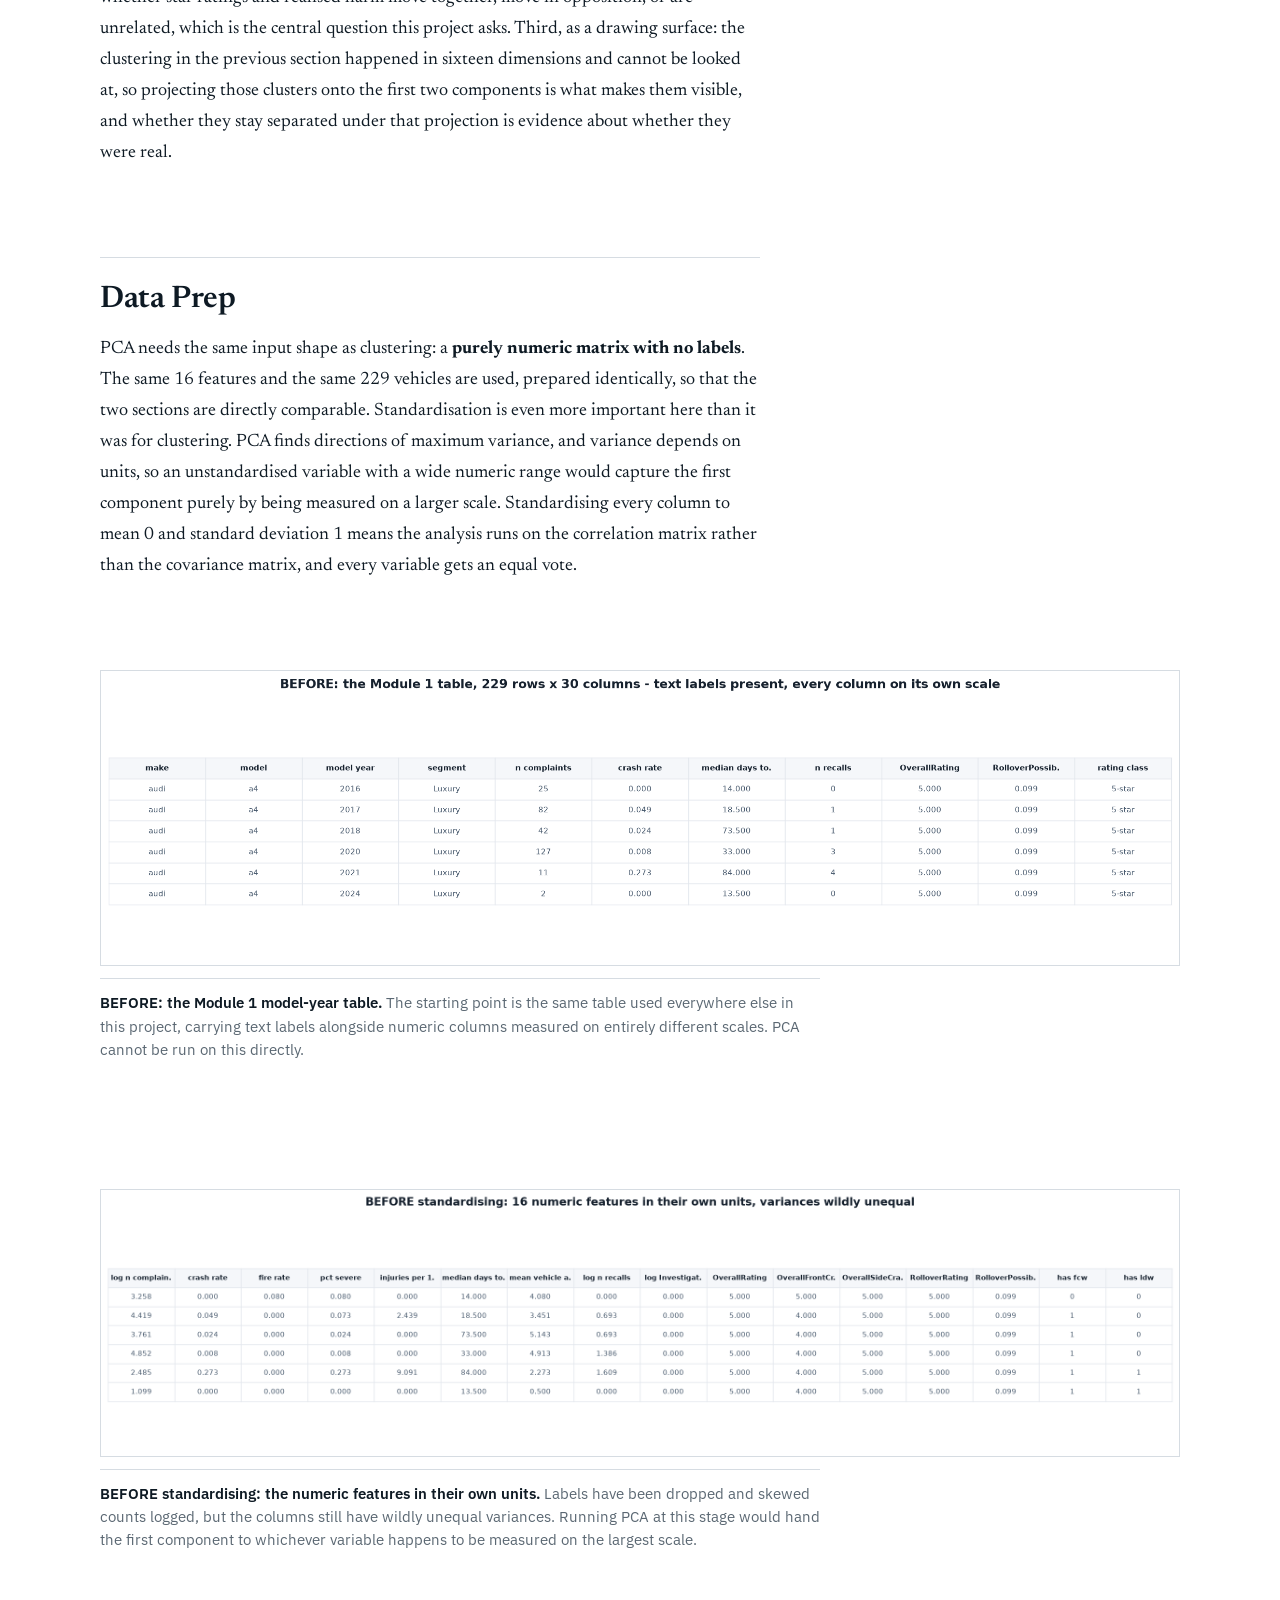
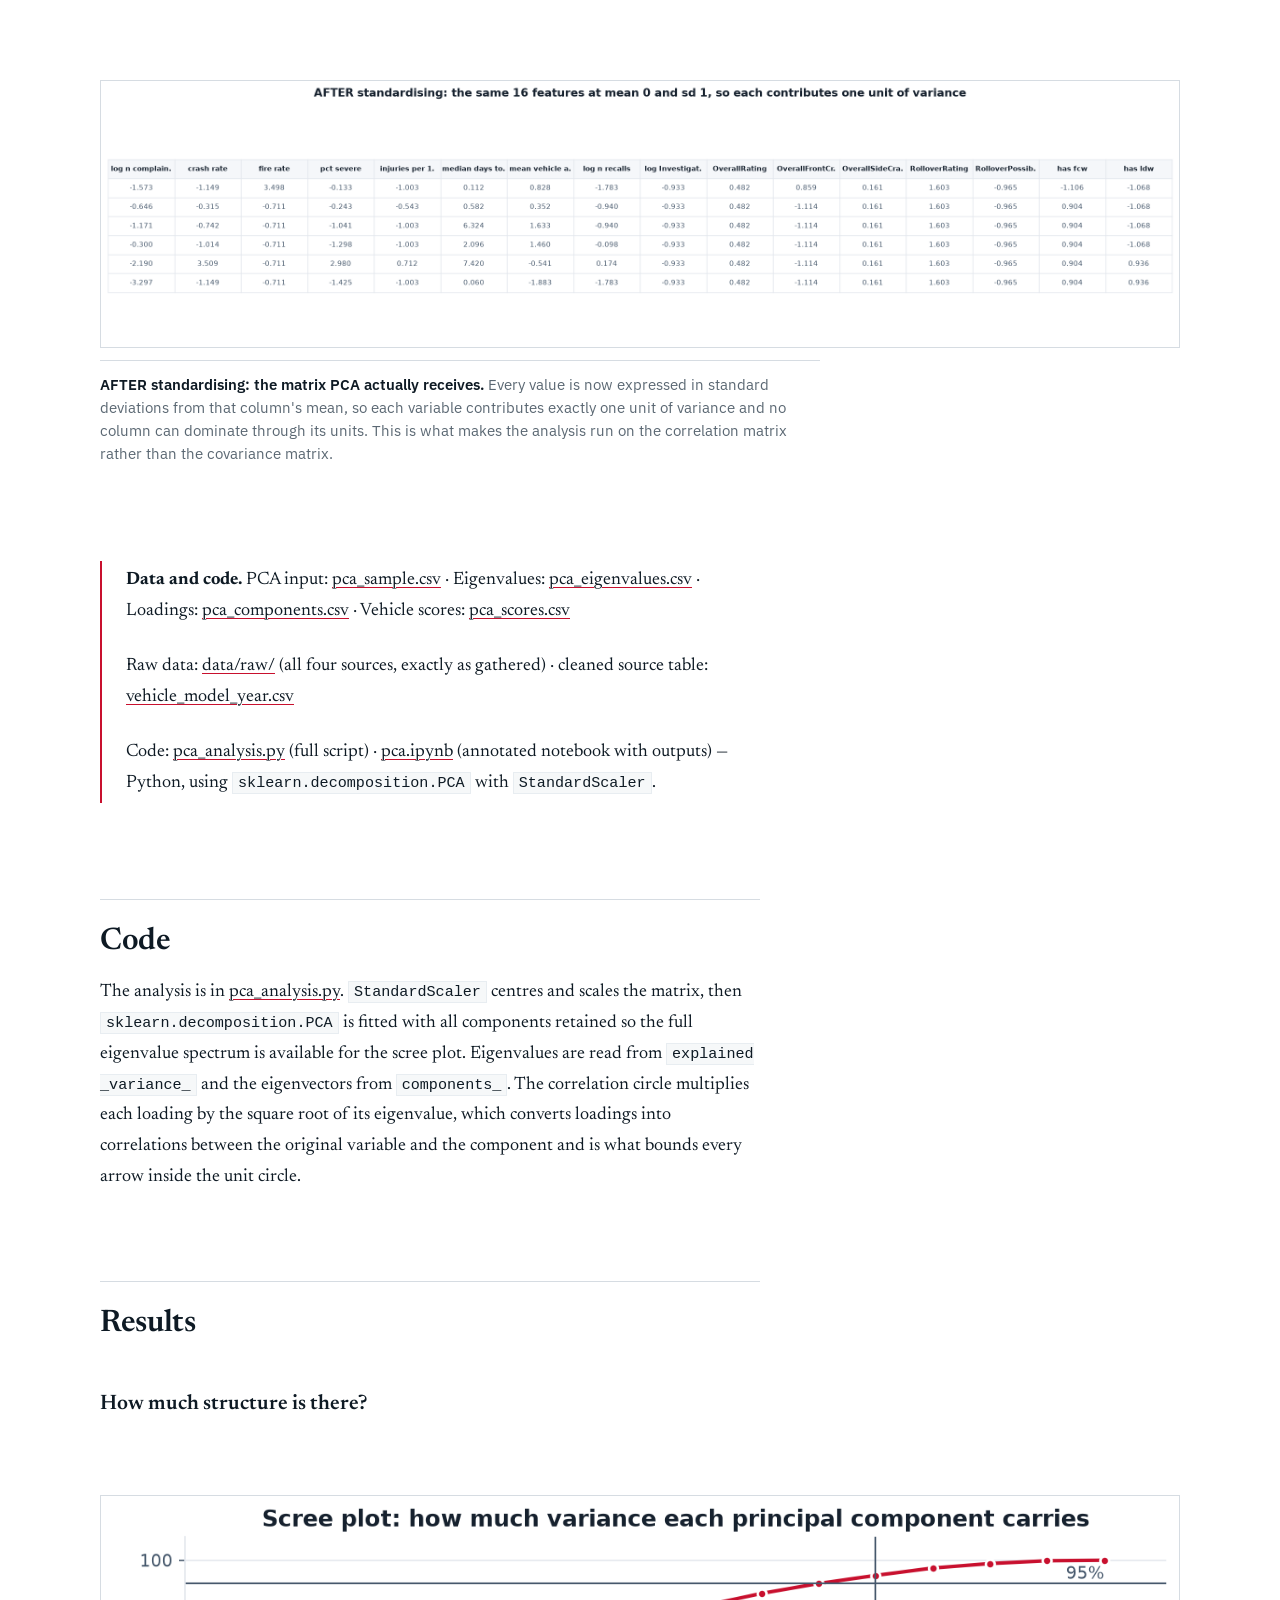
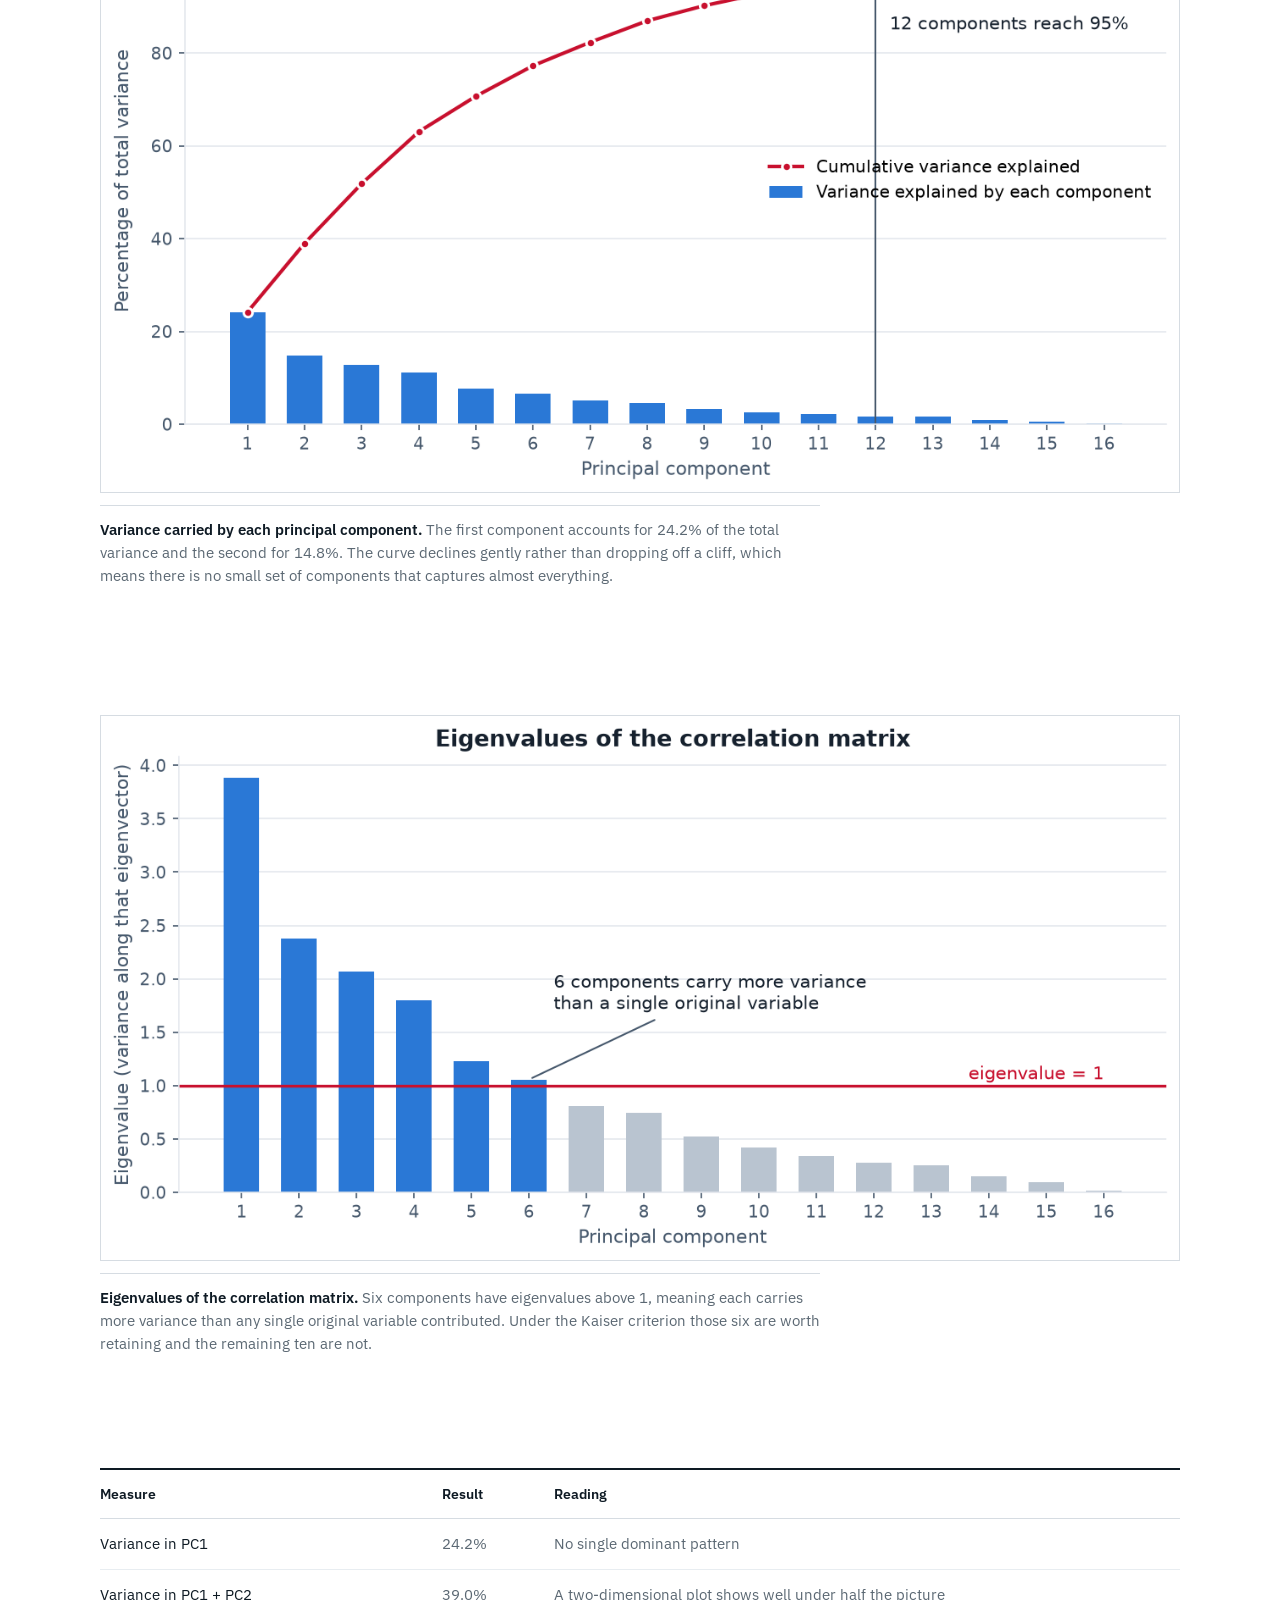
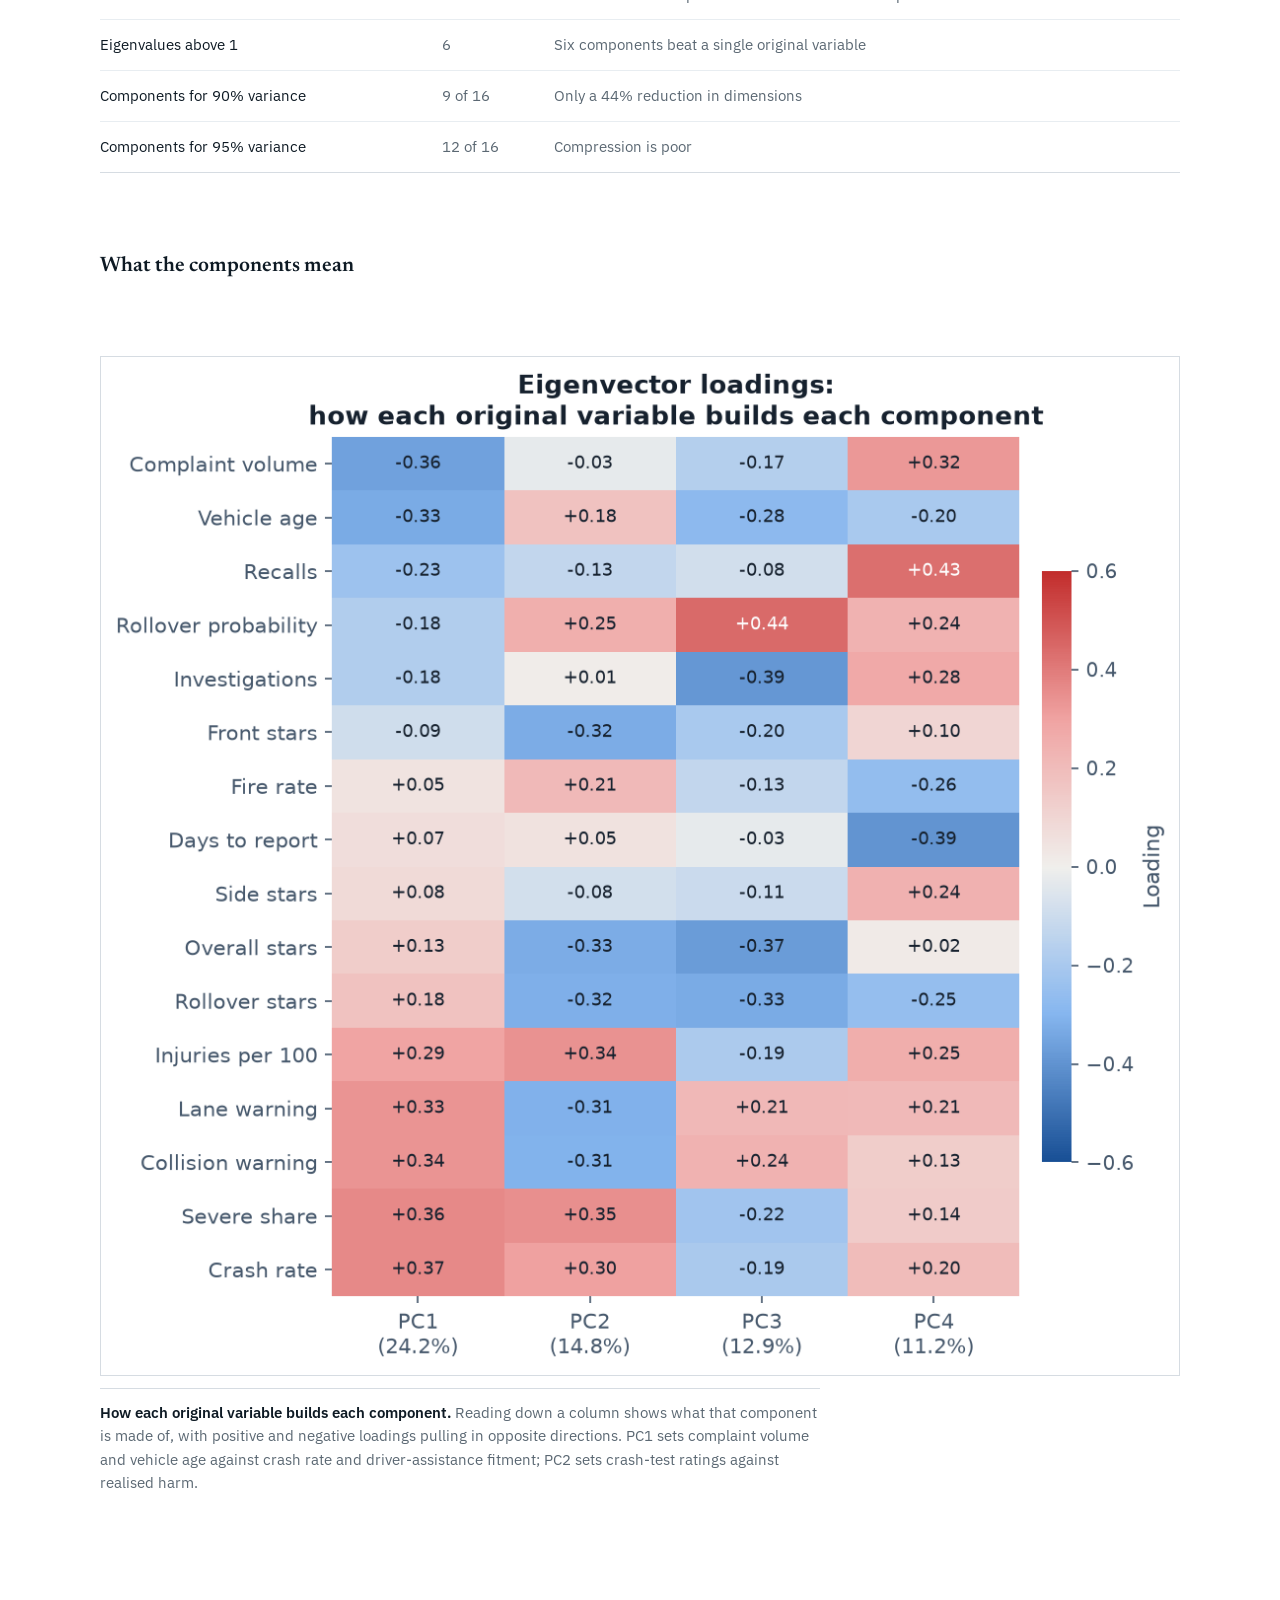
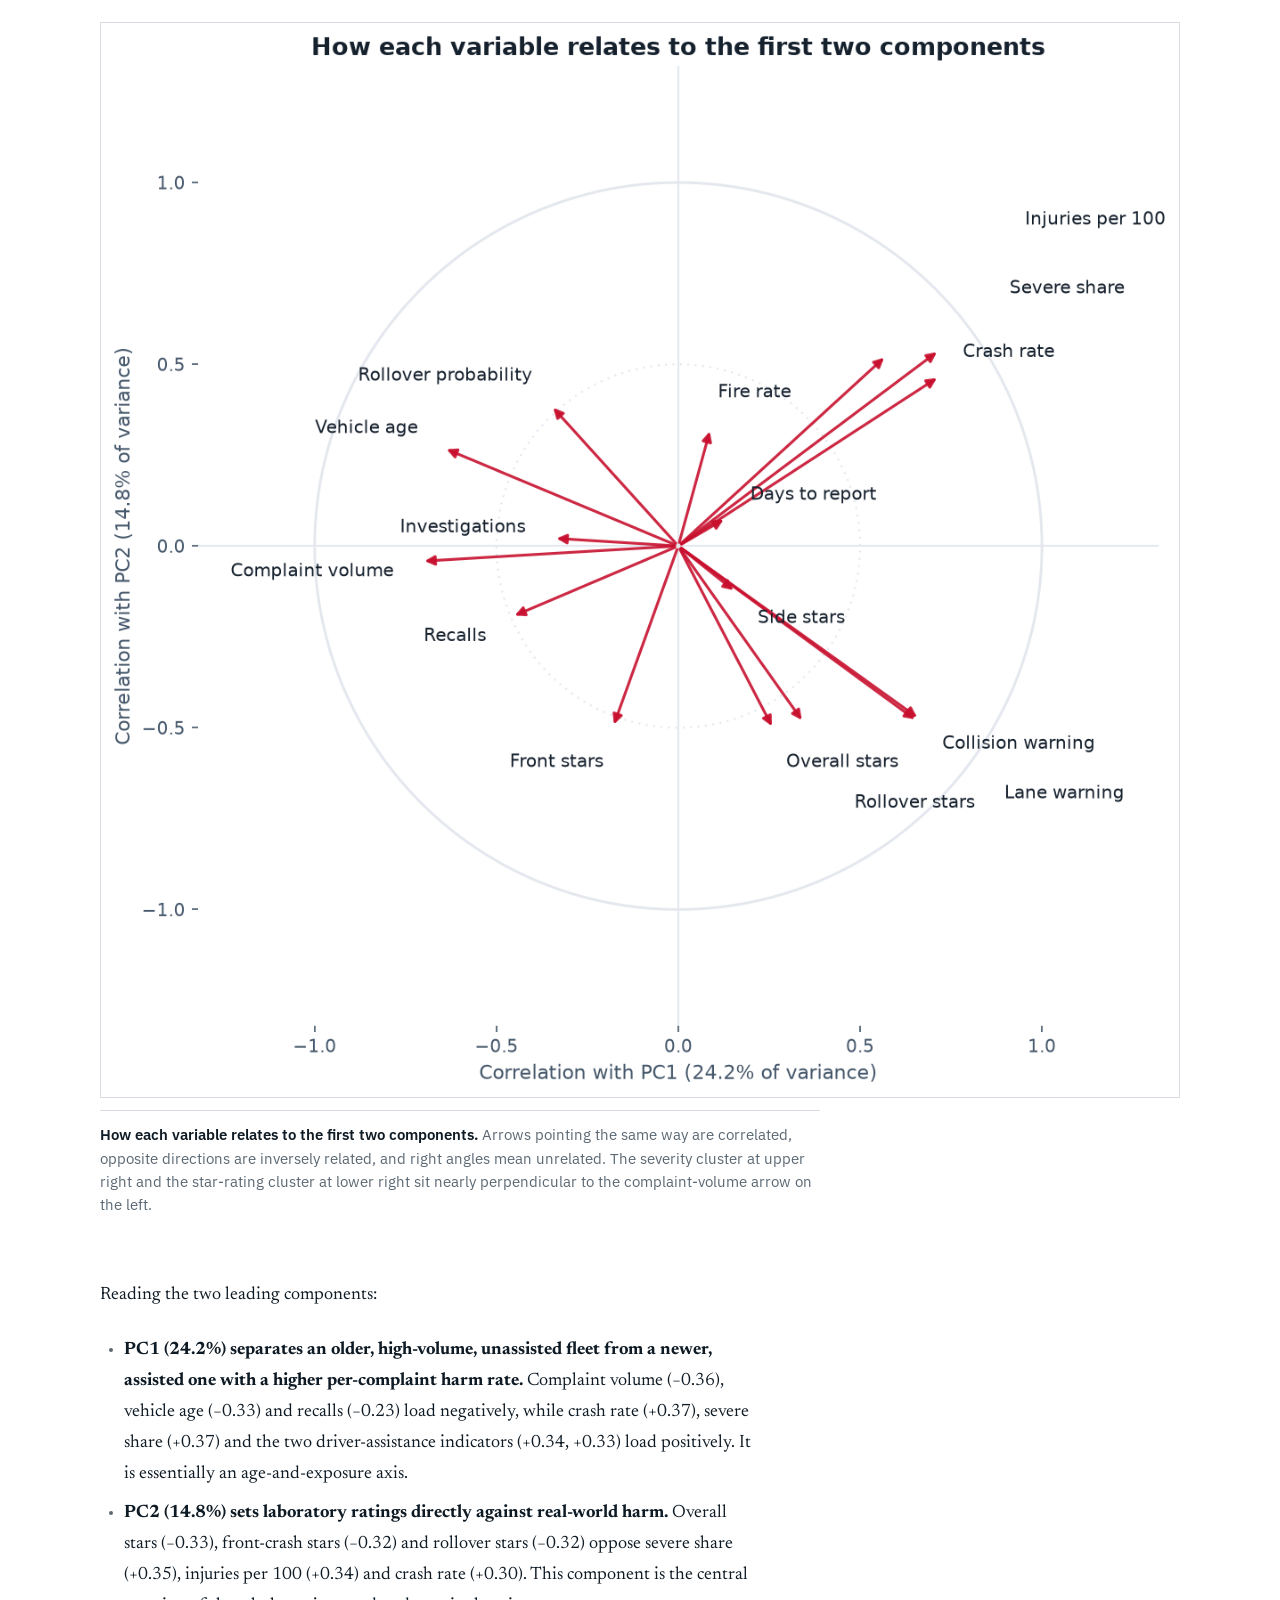
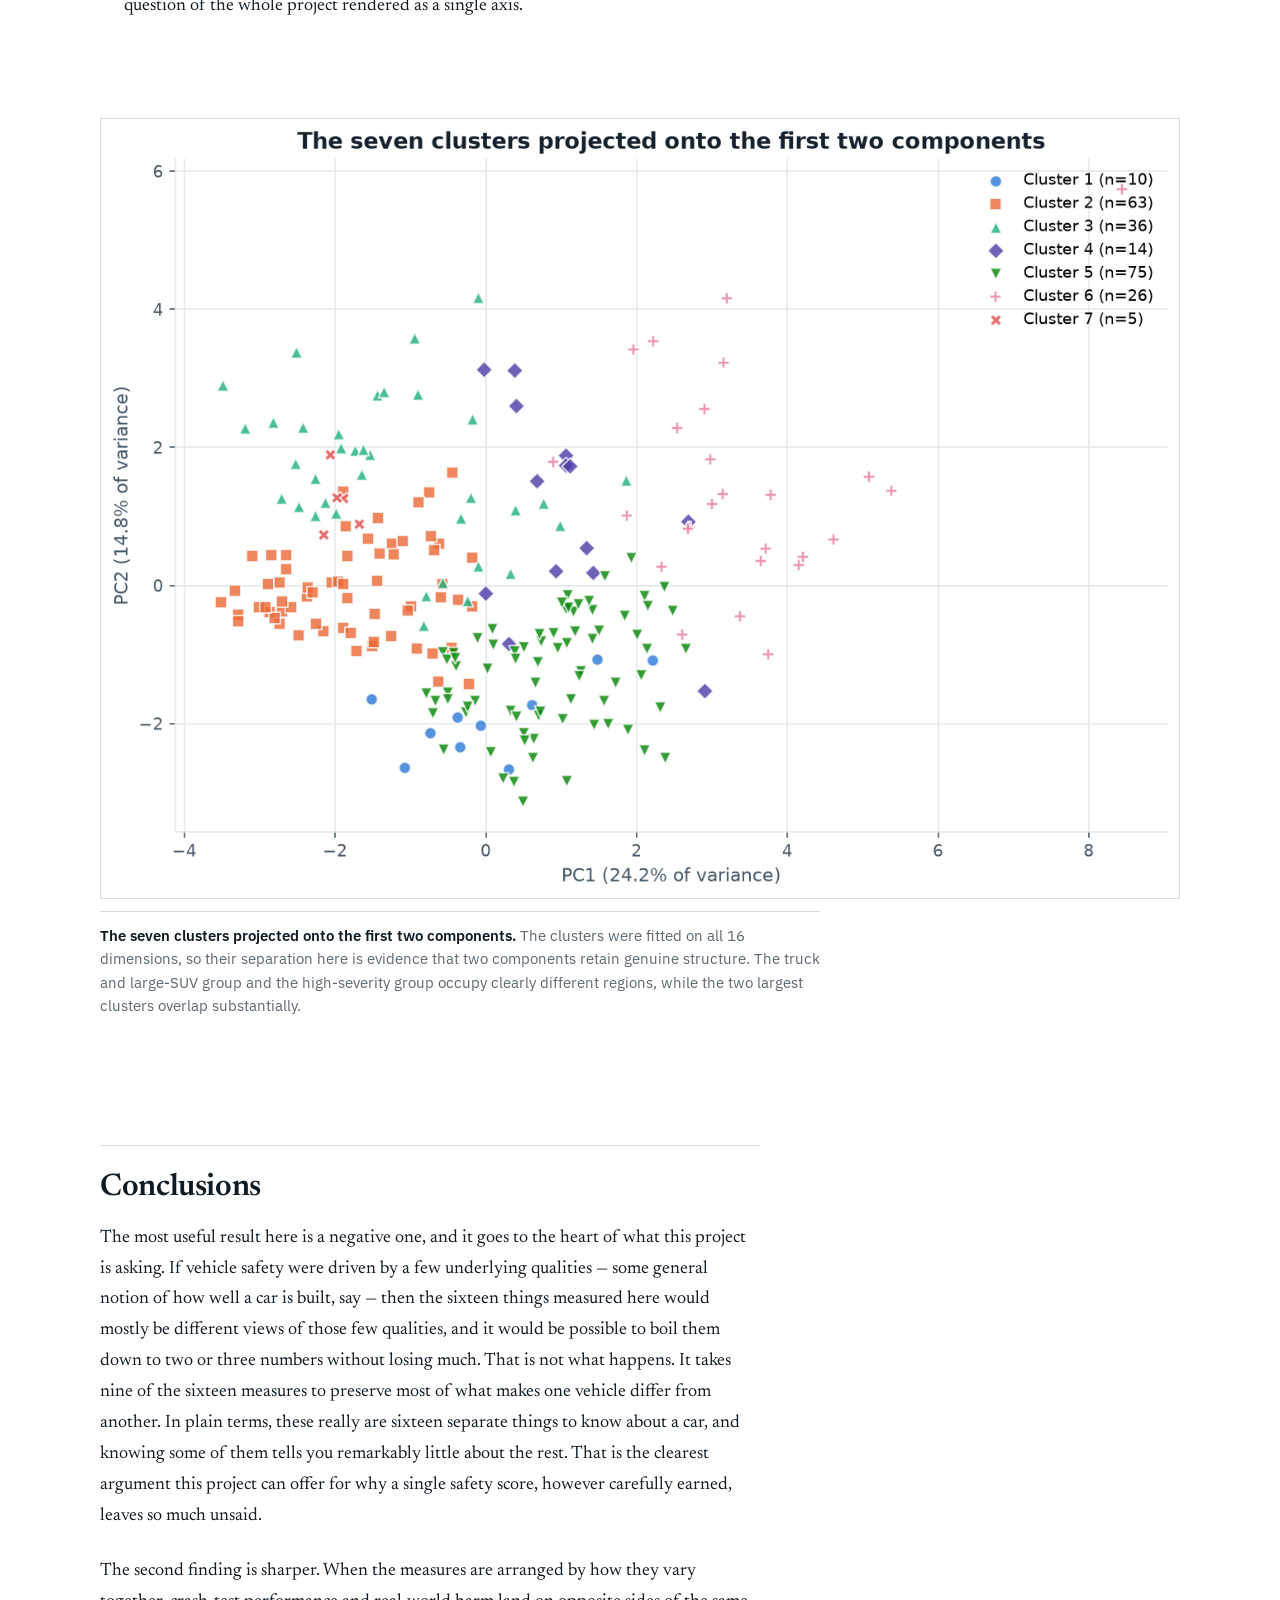
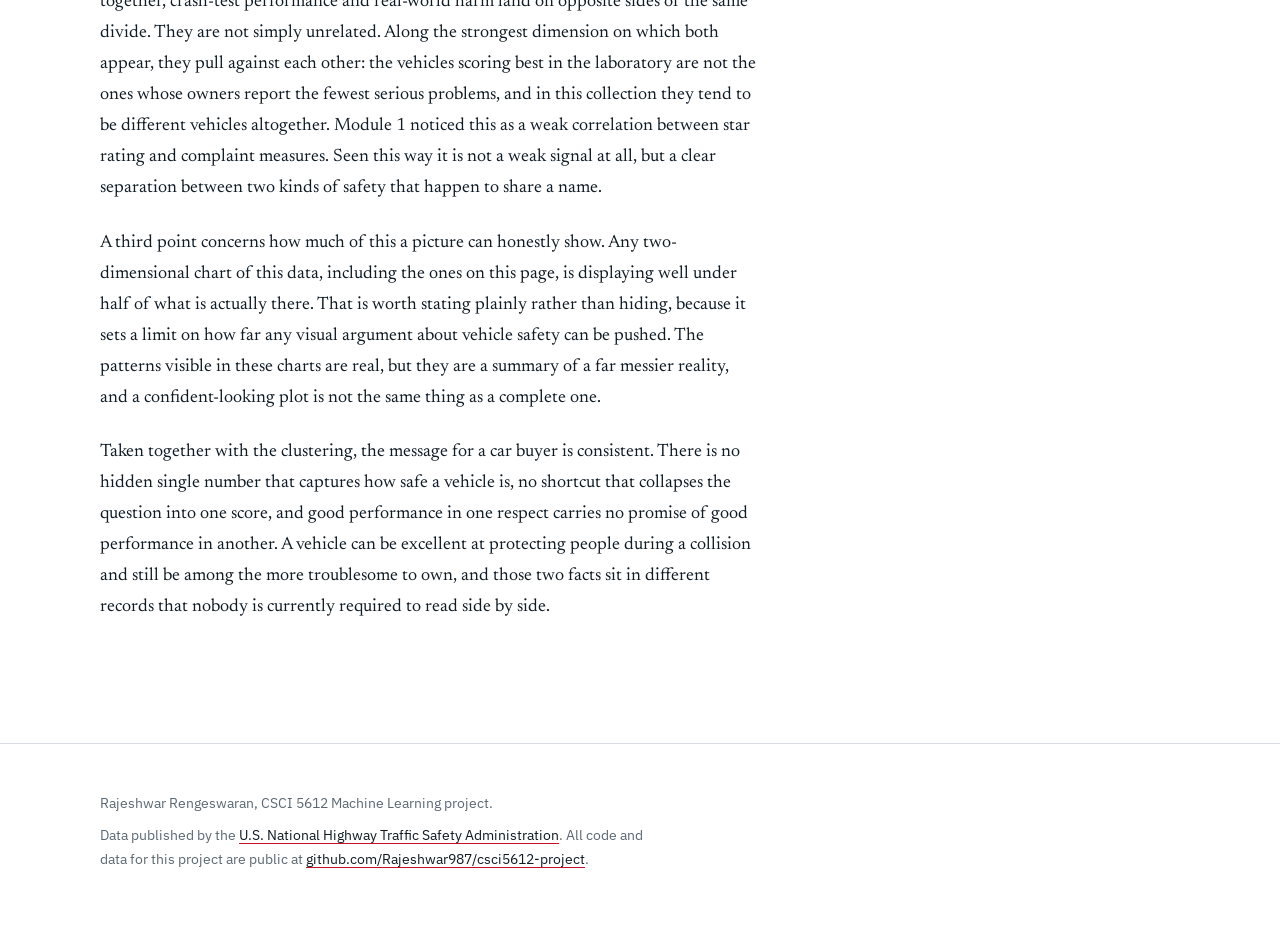
<file: pca.html>
<!DOCTYPE html>
<html lang="en">
<head>
<meta charset="utf-8">
<meta name="viewport" content="width=device-width, initial-scale=1">
<title>PCA | Vehicle Safety Project</title>
<meta name="description" content="Principal component analysis of sixteen vehicle safety measures, with eigenvalues, loadings and projections.">
<link rel="preconnect" href="https://fonts.googleapis.com">
<link rel="preconnect" href="https://fonts.gstatic.com" crossorigin>
<link href="https://fonts.googleapis.com/css2?family=IBM+Plex+Sans:wght@400;500;600&family=Newsreader:ital,opsz,wght@0,6..72,400;0,6..72,600;1,6..72,400&display=swap" rel="stylesheet">
<link rel="stylesheet" href="assets/css/style.css">
</head>
<body>
<header class="masthead">
  <div class="wrap">
    <p class="course">Rajeshwar Rengeswaran, CSCI 5612 Machine Learning</p>
    <h1>Rated Safe, Reported Broken</h1>
    <p class="byline">What crash-test scores miss about how vehicles actually fail</p>
  </div>
</header>
<nav class="tabs" aria-label="Project sections">
  <div class="wrap">
      <a href="index.html">Introduction</a>
      <a href="dataprep_eda.html">DataPrep_EDA</a>
      <a href="clustering.html">Clustering</a>
      <a href="pca.html" class="active">PCA</a>
      <a href="naivebayes.html">NaiveBayes</a>
      <a href="dectrees.html">DecTrees</a>
      <a href="regression.html">Regression</a>
      <a href="adaboost.html">AdaBoost</a>
      <a href="gradientboosting.html">GradientBoosting</a>
      <a href="xgboost.html">XGBoost</a>
      <a href="conclusions.html">Conclusions</a>
      <a href="about.html">About Me</a>
  </div>
</nav>
<main>
<h2>Principal Component Analysis</h2>

<p class="lede">Sixteen separate safety measures describe each vehicle. The
question here is whether they are really sixteen different things, or a handful
of underlying patterns wearing sixteen names.</p>

<h2>Overview</h2>

<p>Principal Component Analysis takes a set of correlated measurements and
rebuilds them as a new set of axes that are uncorrelated with one another and
ordered by how much of the data's variation each one carries. The first
principal component is the single direction through the data along which the
points are most spread out. The second is the direction of greatest remaining
spread that is perpendicular to the first, and so on. Each component is a
weighted blend of all the original variables, with the weights, called
loadings, saying how much each original measure contributes. Nothing is thrown
away in the rotation itself. The reduction happens afterwards, when the later
components, which carry little variation, are discarded.</p>

<p><b>Eigenvalues and eigenvectors</b> sit underneath all of this. For the
correlation matrix of the standardised data, an eigenvector is a direction that
the matrix stretches without rotating, and its eigenvalue is how much stretching
occurs. Translated into data terms, the eigenvectors are the candidate axes and
the eigenvalues are the variance captured along each. Sorting the eigenvectors
by their eigenvalues produces the principal components in order of importance,
which is the whole mechanism. Because the input was standardised, each original
variable contributes exactly 1 unit of variance, so an eigenvalue above 1 marks
a component carrying more information than any single original measure did on
its own.</p>

<figure>
  <img src="figures/concept_pca_projection.png" alt="What the eigenvectors are, and what projection does">
  <figcaption><b>What the eigenvectors are, and what projection does.</b> The first eigenvector points along the direction in which the cloud is most stretched and the second lies perpendicular to it. Projecting every point onto the first axis alone collapses two dimensions into one while preserving most of the original spread.</figcaption>
</figure>

<p><b>Dimensionality reduction</b> matters for three practical reasons. Visual
inspection is limited to two or three dimensions, so a sixteen-dimensional
dataset cannot be looked at directly without some projection. Many algorithms
degrade as dimensions grow, because in high-dimensional space the distance to
the nearest point and the distance to the furthest point converge, so "nearest"
stops carrying much meaning, and distance-based methods such as the clustering
in the previous section rest entirely on that meaning. And the data required to
cover a space grows exponentially with its dimension, so a sample that
comfortably describes two variables is sparse across sixteen. Correlated
variables also make models unstable, since the model cannot tell which of two
measures that move together is responsible for an effect.</p>

<figure>
  <img src="figures/concept_dimensionality.png" alt="Why high-dimensional data is difficult">
  <figcaption><b>Why high-dimensional data is difficult.</b> As dimensions increase, the ratio between the closest and furthest pair of points climbs toward 1, so every point becomes roughly equidistant from every other. The sample size needed to maintain the same coverage grows exponentially alongside it.</figcaption>
</figure>

<p><b>How PCA is used in this project.</b> It is put to three jobs here. First,
as a test of whether the sixteen safety measures are really sixteen separate
things: if a few components captured most of the variance, that would mean a
small number of hidden factors drive vehicle safety, and a single summary score
could in principle represent them. Second, as a way of seeing where the
laboratory measurements sit relative to the ownership record. Because every
component is a blend of all sixteen variables, the loadings show directly
whether star ratings and realised harm move together, move in opposition, or
are unrelated, which is the central question this project asks. Third, as a
drawing surface: the clustering in the previous section happened in sixteen
dimensions and cannot be looked at, so projecting those clusters onto the first
two components is what makes them visible, and whether they stay separated
under that projection is evidence about whether they were real.</p>

<h2>Data Prep</h2>

<p>PCA needs the same input shape as clustering: a <b>purely numeric matrix with
no labels</b>. The same 16 features and the same 229 vehicles are used, prepared
identically, so that the two sections are directly comparable. Standardisation
is even more important here than it was for clustering. PCA finds directions of
maximum variance, and variance depends on units, so an unstandardised variable
with a wide numeric range would capture the first component purely by being
measured on a larger scale. Standardising every column to mean 0 and standard
deviation 1 means the analysis runs on the correlation matrix rather than the
covariance matrix, and every variable gets an equal vote.</p>

<figure>
  <img src="figures/sample_before_transform.png" alt="BEFORE: the Module 1 model-year table">
  <figcaption><b>BEFORE: the Module 1 model-year table.</b> The starting point is the same table used everywhere else in this project, carrying text labels alongside numeric columns measured on entirely different scales. PCA cannot be run on this directly.</figcaption>
</figure>

<figure>
  <img src="figures/sample_pca_before.png" alt="BEFORE standardising: the numeric features in their own units">
  <figcaption><b>BEFORE standardising: the numeric features in their own units.</b> Labels have been dropped and skewed counts logged, but the columns still have wildly unequal variances. Running PCA at this stage would hand the first component to whichever variable happens to be measured on the largest scale.</figcaption>
</figure>

<figure>
  <img src="figures/sample_pca_input.png" alt="AFTER standardising: the matrix PCA actually receives">
  <figcaption><b>AFTER standardising: the matrix PCA actually receives.</b> Every value is now expressed in standard deviations from that column's mean, so each variable contributes exactly one unit of variance and no column can dominate through its units. This is what makes the analysis run on the correlation matrix rather than the covariance matrix.</figcaption>
</figure>

<div class="callout">
  <p><b>Data and code.</b>
  PCA input: <a href="https://github.com/Rajeshwar987/csci5612-project/raw/main/data/clean/pca_sample.csv">pca_sample.csv</a> &middot;
  Eigenvalues: <a href="https://github.com/Rajeshwar987/csci5612-project/raw/main/data/clean/pca_eigenvalues.csv">pca_eigenvalues.csv</a> &middot;
  Loadings: <a href="https://github.com/Rajeshwar987/csci5612-project/raw/main/data/clean/pca_components.csv">pca_components.csv</a> &middot;
  Vehicle scores: <a href="https://github.com/Rajeshwar987/csci5612-project/raw/main/data/clean/pca_scores.csv">pca_scores.csv</a></p>
  <p>Raw data: <a href="https://github.com/Rajeshwar987/csci5612-project/blob/main/data/raw">data/raw/</a> (all four sources, exactly as
  gathered) &middot; cleaned source table:
  <a href="https://github.com/Rajeshwar987/csci5612-project/raw/main/data/clean/vehicle_model_year.csv">vehicle_model_year.csv</a></p>
  <p>Code: <a href="https://github.com/Rajeshwar987/csci5612-project/blob/main/code/pca_analysis.py">pca_analysis.py</a>
  (full script) &middot;
  <a href="https://github.com/Rajeshwar987/csci5612-project/blob/main/notebooks/pca.ipynb">pca.ipynb</a>
  (annotated notebook with outputs) &mdash; Python, using
  <code>sklearn.decomposition.PCA</code> with <code>StandardScaler</code>.</p>
</div>

<h2>Code</h2>

<p>The analysis is in <a href="https://github.com/Rajeshwar987/csci5612-project/blob/main/code/pca_analysis.py">pca_analysis.py</a>.
<code>StandardScaler</code> centres and scales the matrix, then
<code>sklearn.decomposition.PCA</code> is fitted with all components retained so
the full eigenvalue spectrum is available for the scree plot. Eigenvalues are
read from <code>explained_variance_</code> and the eigenvectors from
<code>components_</code>. The correlation circle multiplies each loading by the
square root of its eigenvalue, which converts loadings into correlations between
the original variable and the component and is what bounds every arrow inside
the unit circle.</p>

<h2>Results</h2>

<h3>How much structure is there?</h3>

<figure>
  <img src="figures/fig23_scree.png" alt="Variance carried by each principal component">
  <figcaption><b>Variance carried by each principal component.</b> The first component accounts for 24.2% of the total variance and the second for 14.8%. The curve declines gently rather than dropping off a cliff, which means there is no small set of components that captures almost everything.</figcaption>
</figure>

<figure>
  <img src="figures/fig24_eigenvalues.png" alt="Eigenvalues of the correlation matrix">
  <figcaption><b>Eigenvalues of the correlation matrix.</b> Six components have eigenvalues above 1, meaning each carries more variance than any single original variable contributed. Under the Kaiser criterion those six are worth retaining and the remaining ten are not.</figcaption>
</figure>

<div class="table-wrap">
<table>
  <thead><tr><th>Measure</th><th>Result</th><th>Reading</th></tr></thead>
  <tbody>
    <tr><td>Variance in PC1</td><td>24.2%</td><td>No single dominant pattern</td></tr>
    <tr><td>Variance in PC1 + PC2</td><td>39.0%</td><td>A two-dimensional plot shows well under half the picture</td></tr>
    <tr><td>Eigenvalues above 1</td><td>6</td><td>Six components beat a single original variable</td></tr>
    <tr><td>Components for 90% variance</td><td>9 of 16</td><td>Only a 44% reduction in dimensions</td></tr>
    <tr><td>Components for 95% variance</td><td>12 of 16</td><td>Compression is poor</td></tr>
  </tbody>
</table>
</div>

<h3>What the components mean</h3>

<figure>
  <img src="figures/fig25_loadings.png" alt="How each original variable builds each component">
  <figcaption><b>How each original variable builds each component.</b> Reading down a column shows what that component is made of, with positive and negative loadings pulling in opposite directions. PC1 sets complaint volume and vehicle age against crash rate and driver-assistance fitment; PC2 sets crash-test ratings against realised harm.</figcaption>
</figure>

<figure>
  <img src="figures/fig26_correlation_circle.png" alt="How each variable relates to the first two components">
  <figcaption><b>How each variable relates to the first two components.</b> Arrows pointing the same way are correlated, opposite directions are inversely related, and right angles mean unrelated. The severity cluster at upper right and the star-rating cluster at lower right sit nearly perpendicular to the complaint-volume arrow on the left.</figcaption>
</figure>

<p>Reading the two leading components:</p>
<ul>
  <li><b>PC1 (24.2%) separates an older, high-volume, unassisted fleet from a
      newer, assisted one with a higher per-complaint harm rate.</b> Complaint
      volume (&minus;0.36), vehicle age (&minus;0.33) and recalls (&minus;0.23)
      load negatively, while crash rate (+0.37), severe share (+0.37) and the two
      driver-assistance indicators (+0.34, +0.33) load positively. It is
      essentially an age-and-exposure axis.</li>
  <li><b>PC2 (14.8%) sets laboratory ratings directly against real-world
      harm.</b> Overall stars (&minus;0.33), front-crash stars (&minus;0.32) and
      rollover stars (&minus;0.32) oppose severe share (+0.35), injuries per 100
      (+0.34) and crash rate (+0.30). This component is the central question of
      the whole project rendered as a single axis.</li>
</ul>

<figure>
  <img src="figures/fig27_pca_projection_clusters.png" alt="The seven clusters projected onto the first two components">
  <figcaption><b>The seven clusters projected onto the first two components.</b> The clusters were fitted on all 16 dimensions, so their separation here is evidence that two components retain genuine structure. The truck and large-SUV group and the high-severity group occupy clearly different regions, while the two largest clusters overlap substantially.</figcaption>
</figure>

<h2>Conclusions</h2>

<p>The most useful result here is a negative one, and it goes to the heart of
what this project is asking. If vehicle safety were driven by a few underlying
qualities &mdash; some general notion of how well a car is built, say &mdash;
then the sixteen things measured here would mostly be different views of those
few qualities, and it would be possible to boil them down to two or three
numbers without losing much. That is not what happens. It takes nine of the
sixteen measures to preserve most of what makes one vehicle differ from
another. In plain terms, these really are sixteen separate things to know about
a car, and knowing some of them tells you remarkably little about the rest.
That is the clearest argument this project can offer for why a single safety
score, however carefully earned, leaves so much unsaid.</p>

<p>The second finding is sharper. When the measures are arranged by how they
vary together, crash-test performance and real-world harm land on opposite
sides of the same divide. They are not simply unrelated. Along the strongest
dimension on which both appear, they pull against each other: the vehicles
scoring best in the laboratory are not the ones whose owners report the fewest
serious problems, and in this collection they tend to be different vehicles
altogether. Module 1 noticed this as a weak correlation between star rating and
complaint measures. Seen this way it is not a weak signal at all, but a clear
separation between two kinds of safety that happen to share a name.</p>

<p>A third point concerns how much of this a picture can honestly show. Any
two-dimensional chart of this data, including the ones on this page, is
displaying well under half of what is actually there. That is worth stating
plainly rather than hiding, because it sets a limit on how far any visual
argument about vehicle safety can be pushed. The patterns visible in these
charts are real, but they are a summary of a far messier reality, and a
confident-looking plot is not the same thing as a complete one.</p>

<p>Taken together with the clustering, the message for a car buyer is
consistent. There is no hidden single number that captures how safe a vehicle
is, no shortcut that collapses the question into one score, and good
performance in one respect carries no promise of good performance in another. A
vehicle can be excellent at protecting people during a collision and still be
among the more troublesome to own, and those two facts sit in different
records that nobody is currently required to read side by side.</p>
</main>
<footer><div class="wrap">
  <p>Rajeshwar Rengeswaran, CSCI 5612 Machine Learning project.</p>
  <p>Data published by the <a href="https://www.nhtsa.gov/">U.S. National Highway
  Traffic Safety Administration</a>. All code and data for this project are public at
  <a href="https://github.com/Rajeshwar987/csci5612-project">github.com/Rajeshwar987/csci5612-project</a>.</p>
</div></footer>
</body>
</html>
</file>
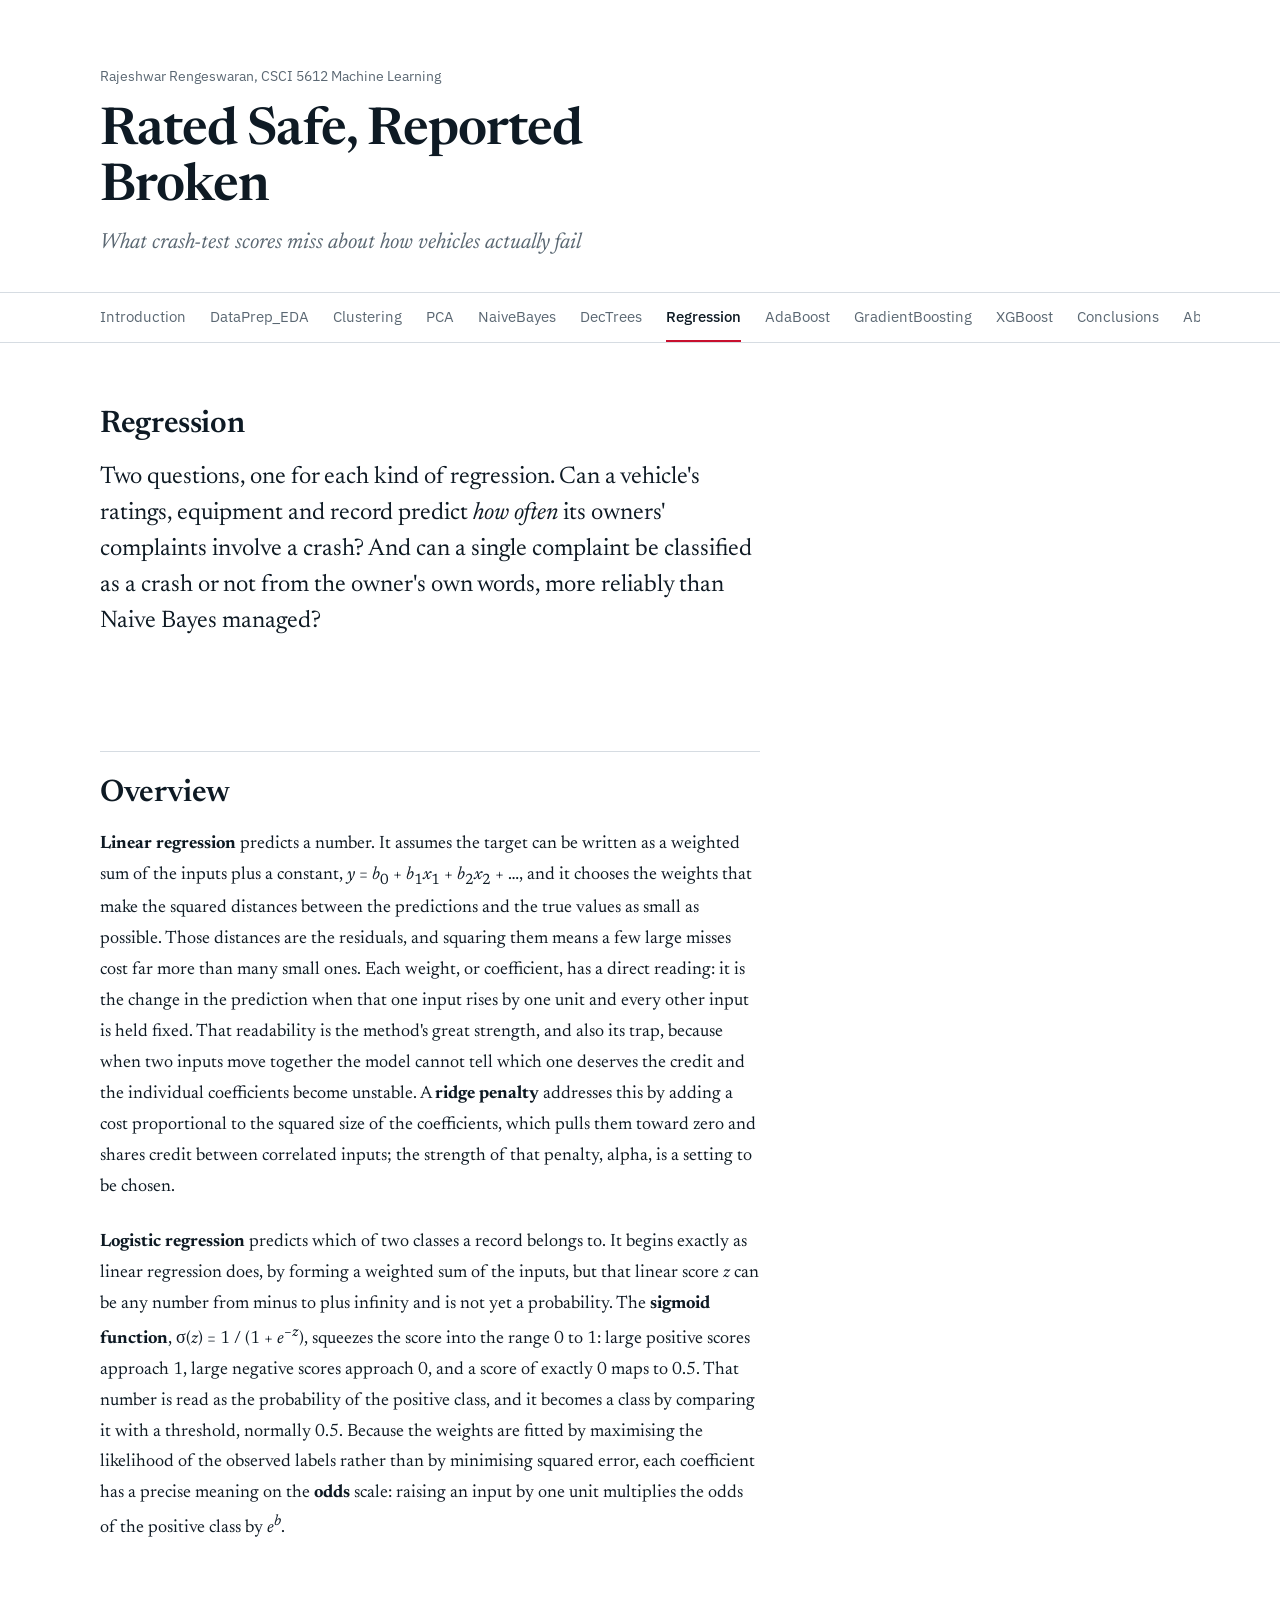
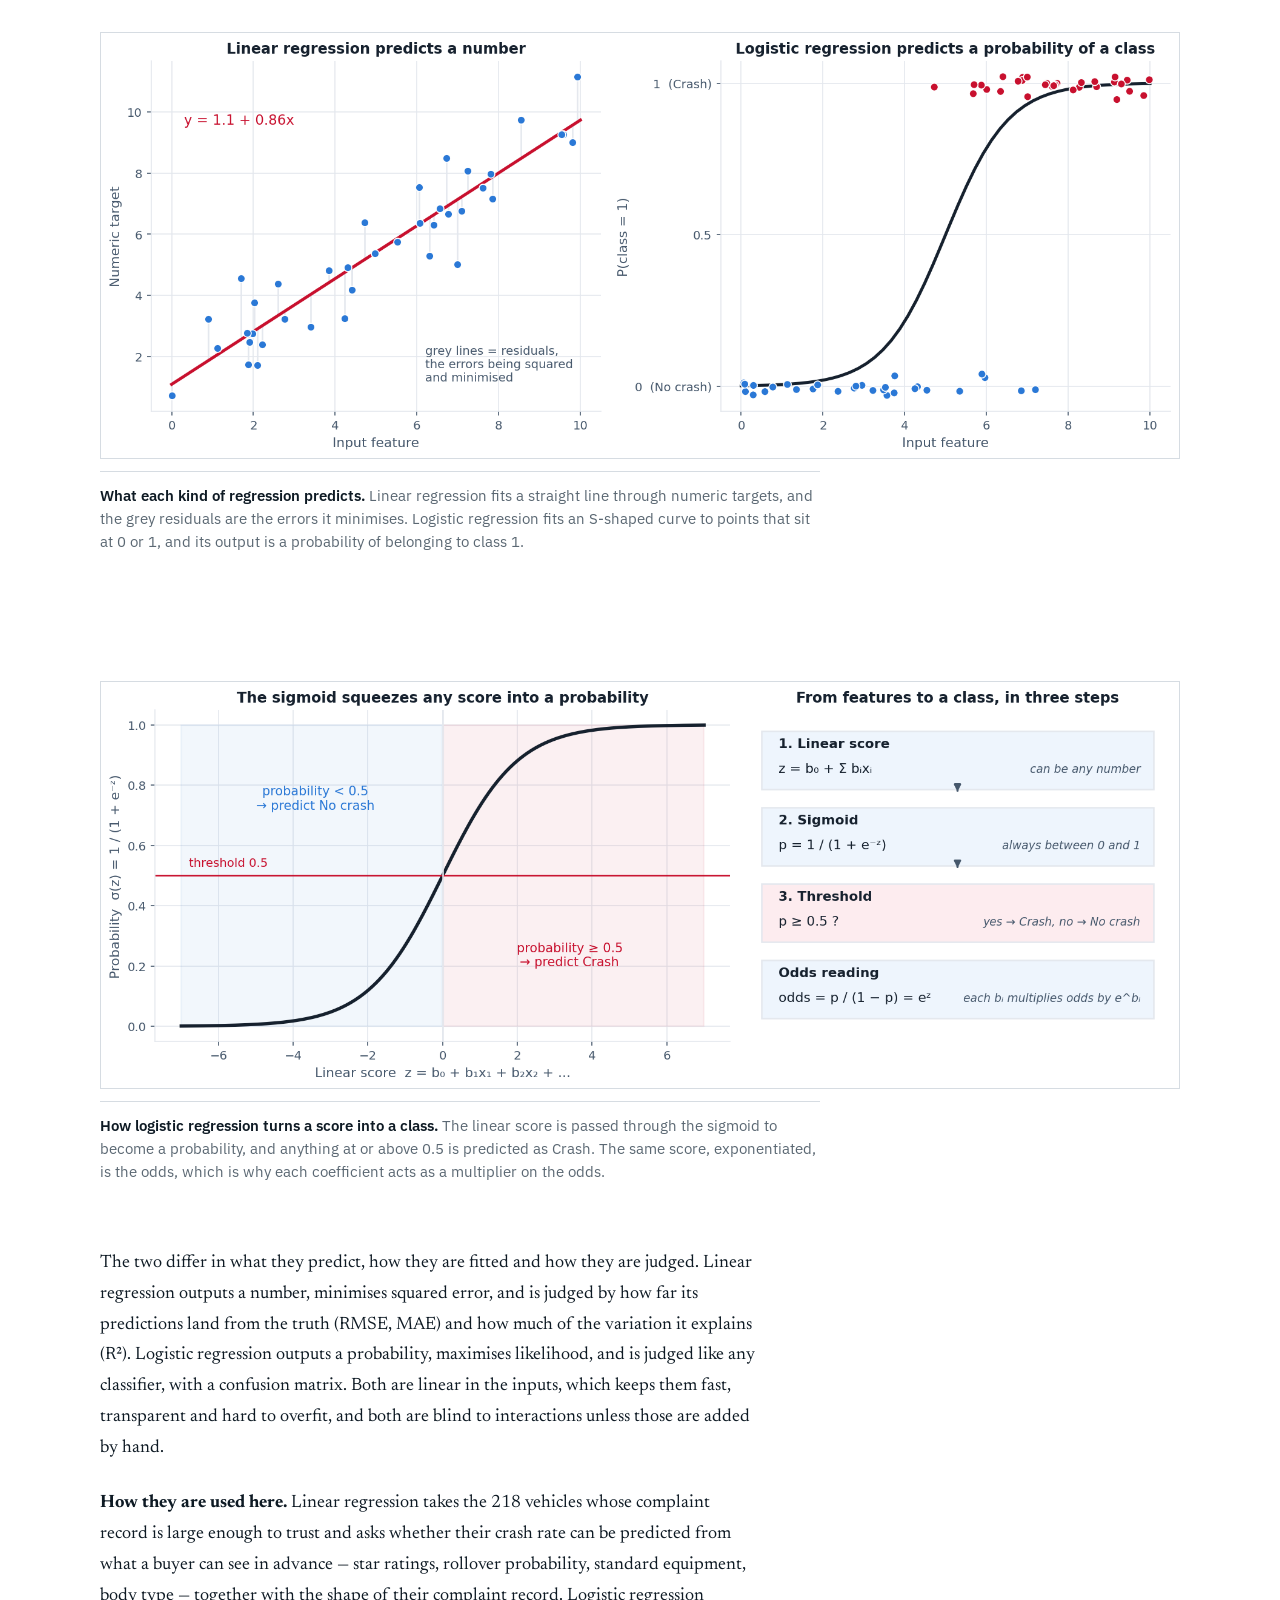
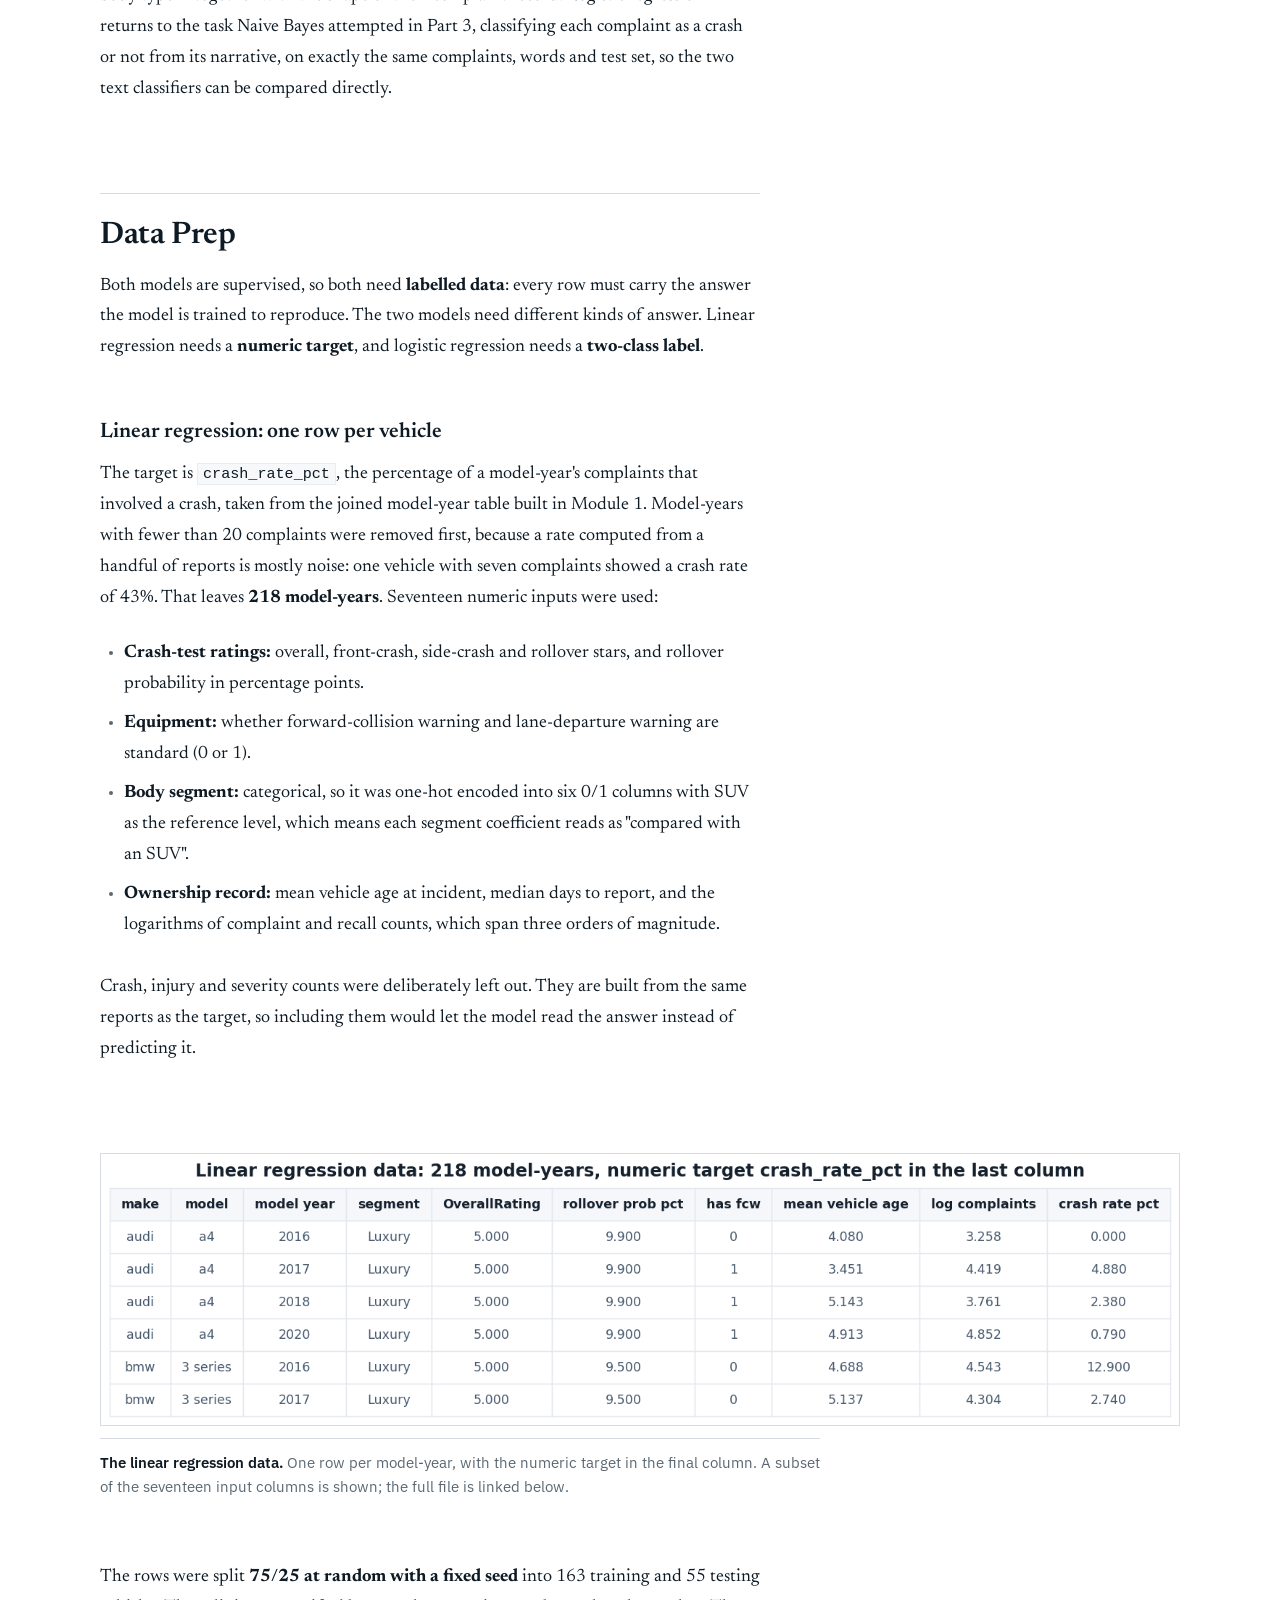
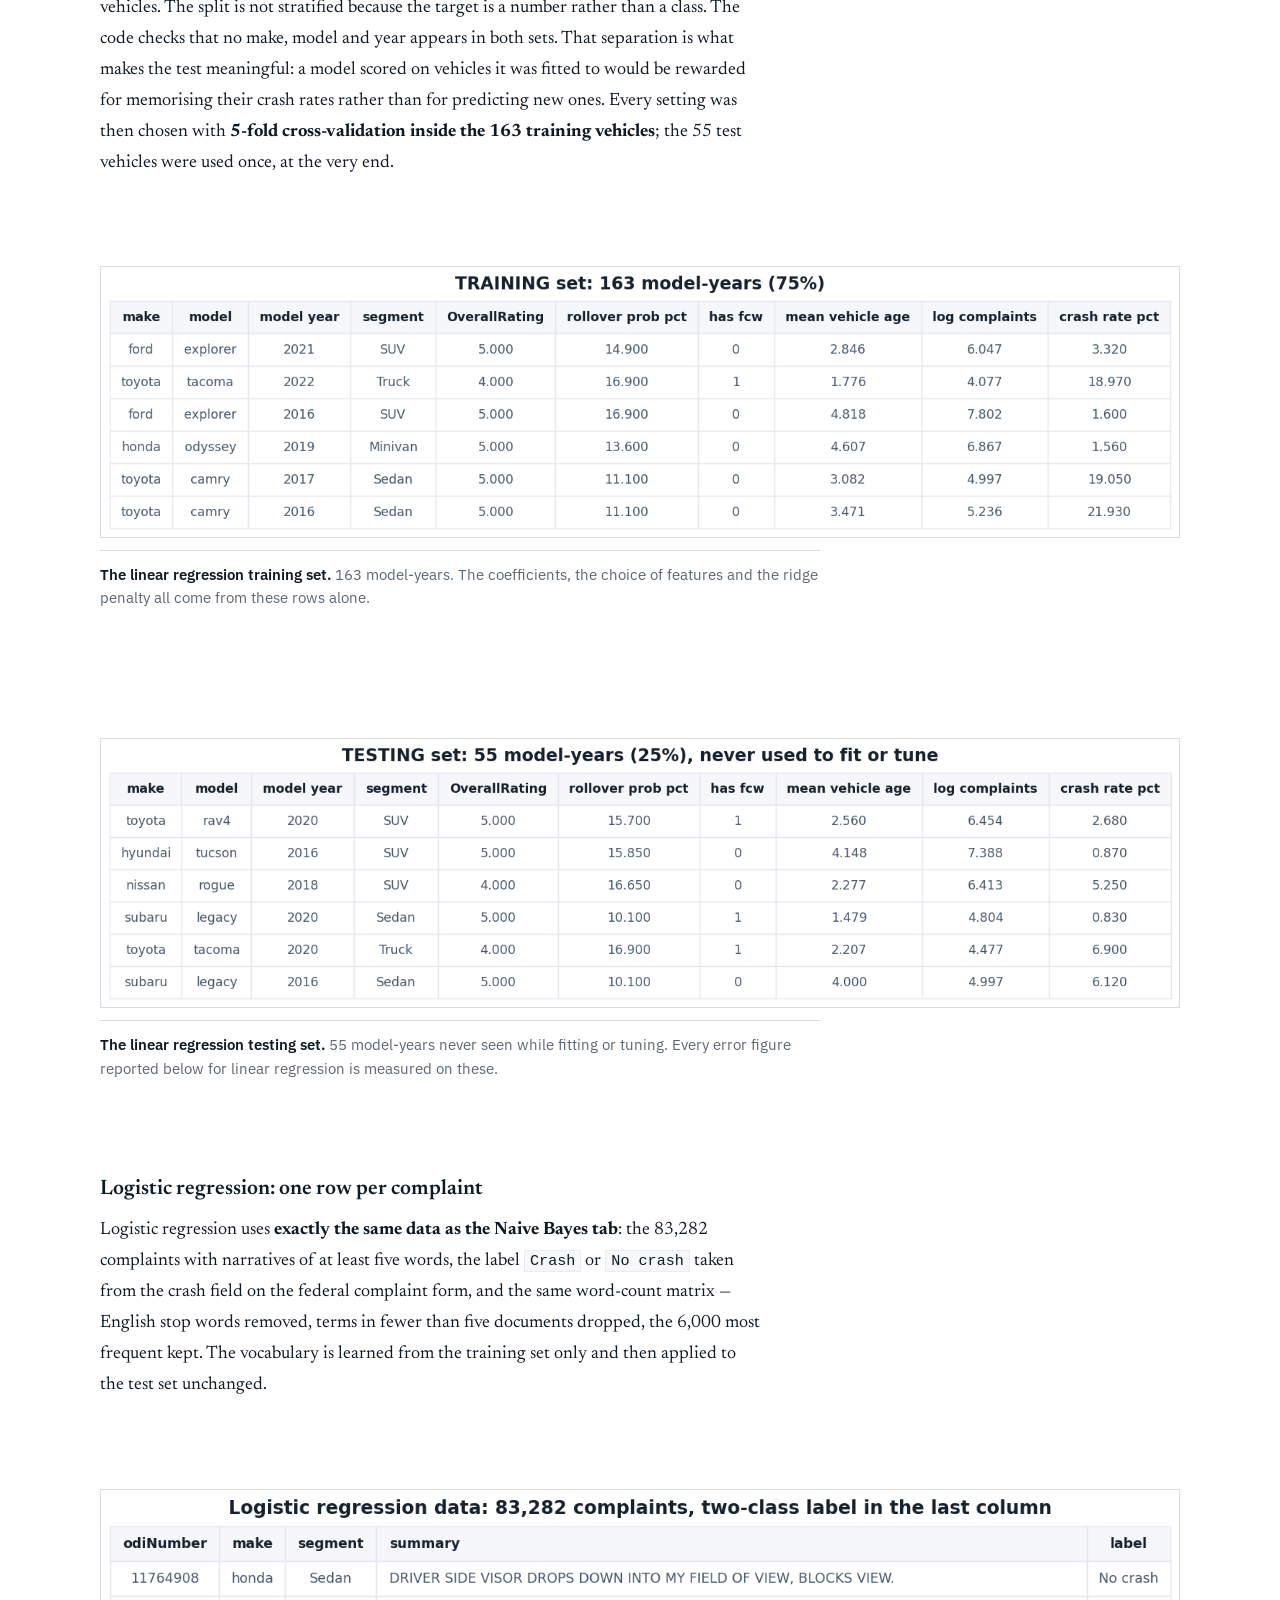
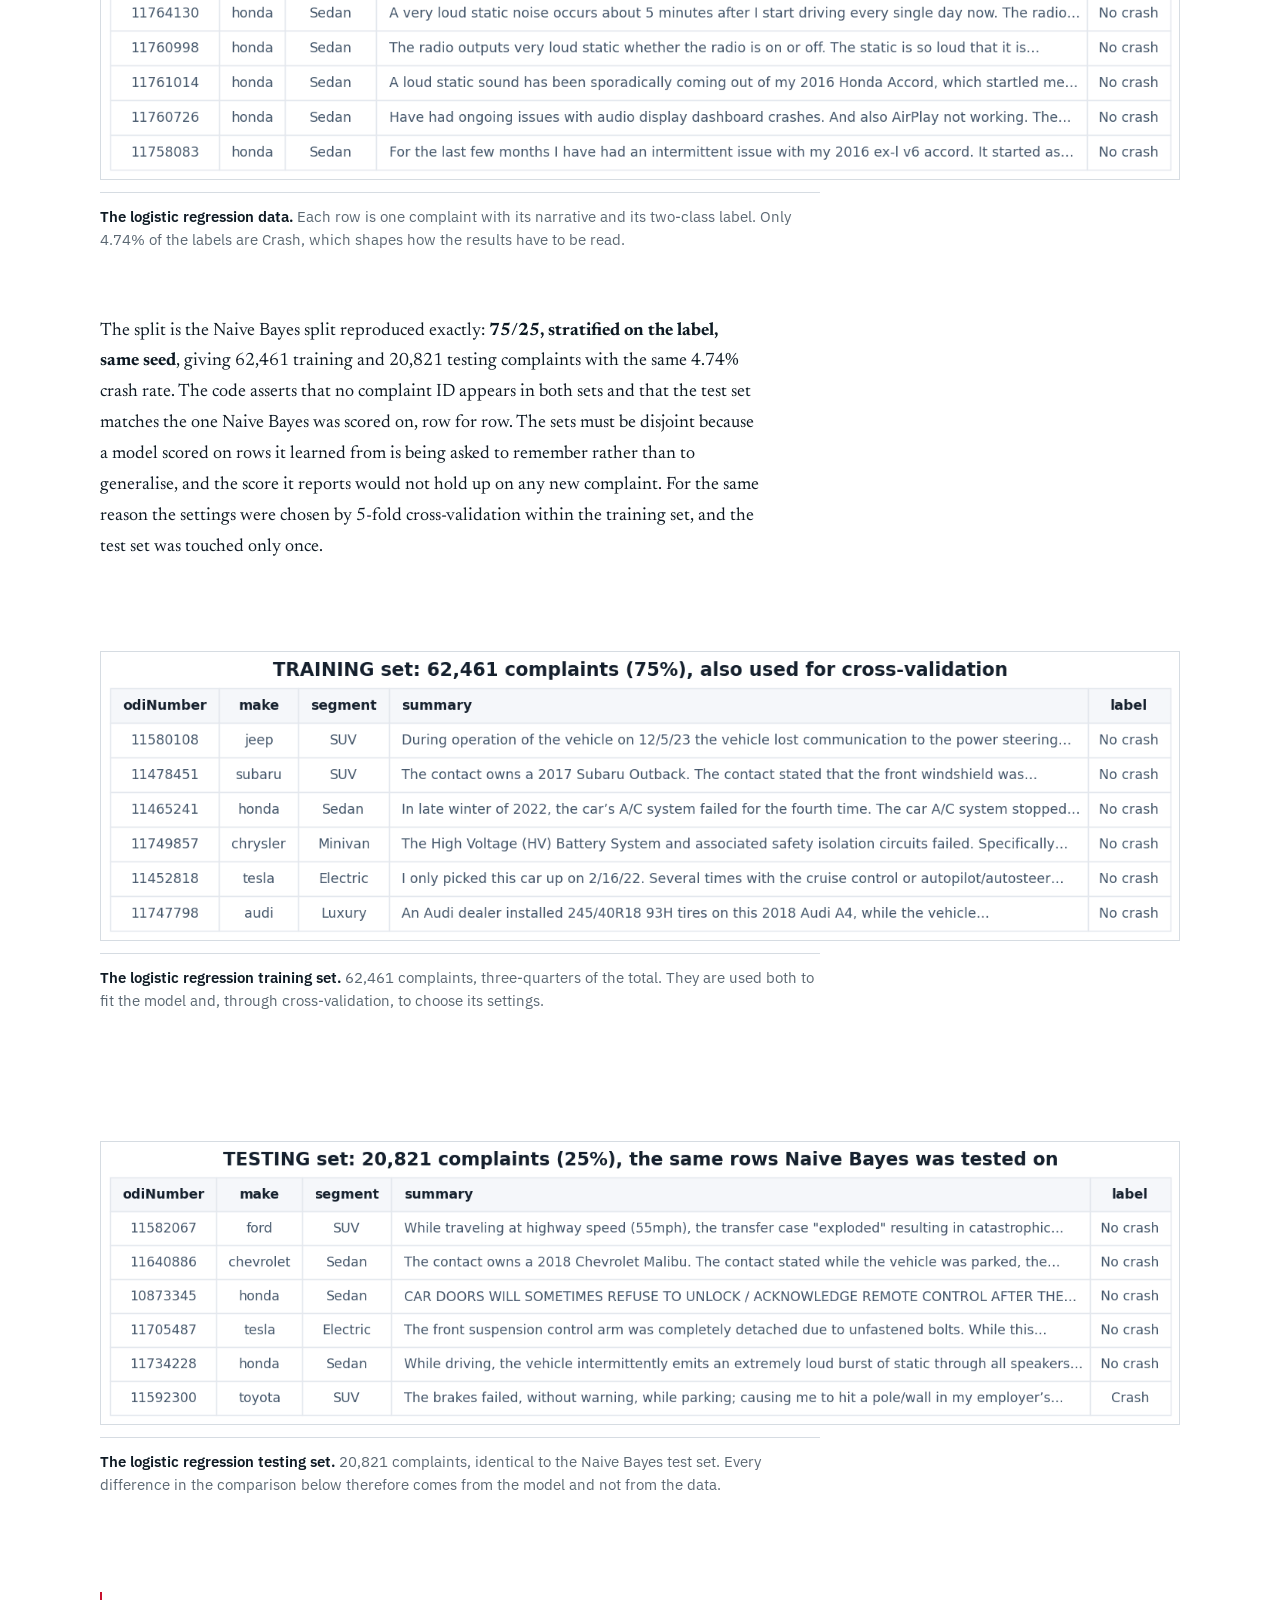
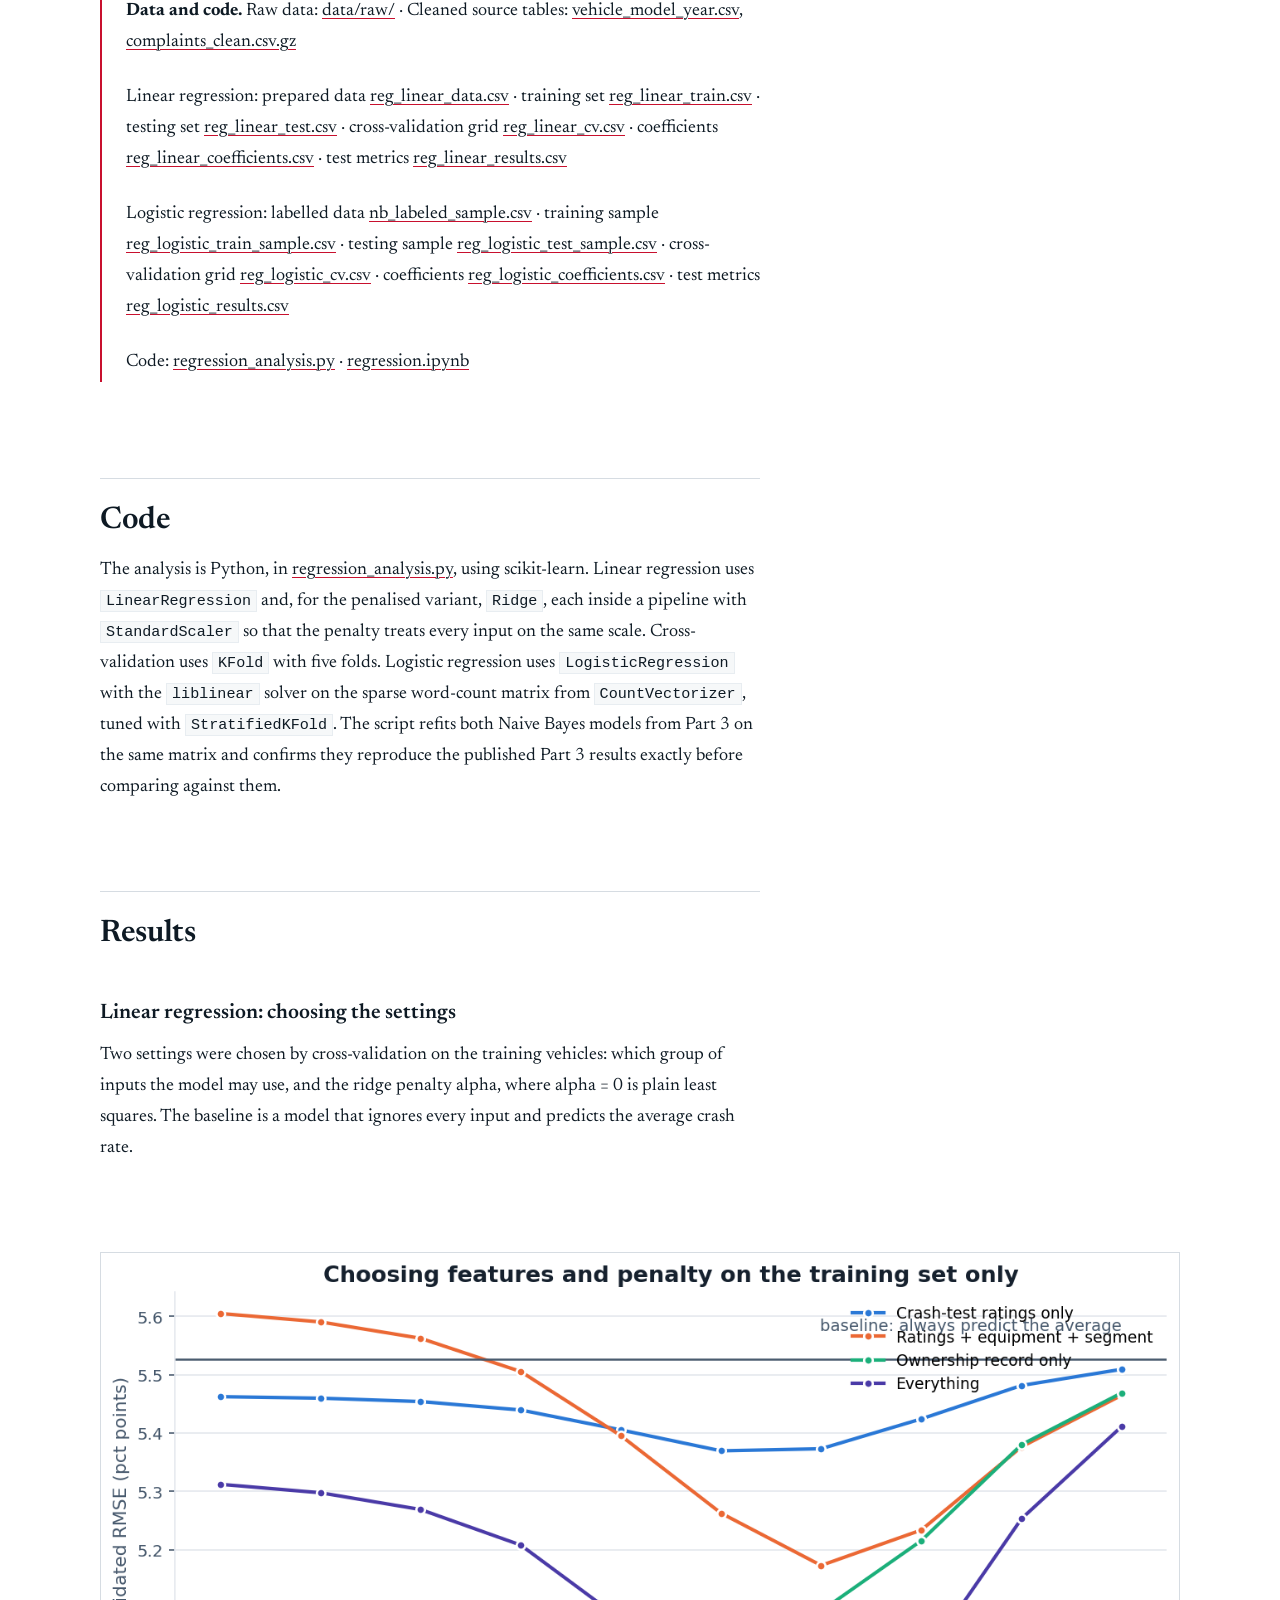
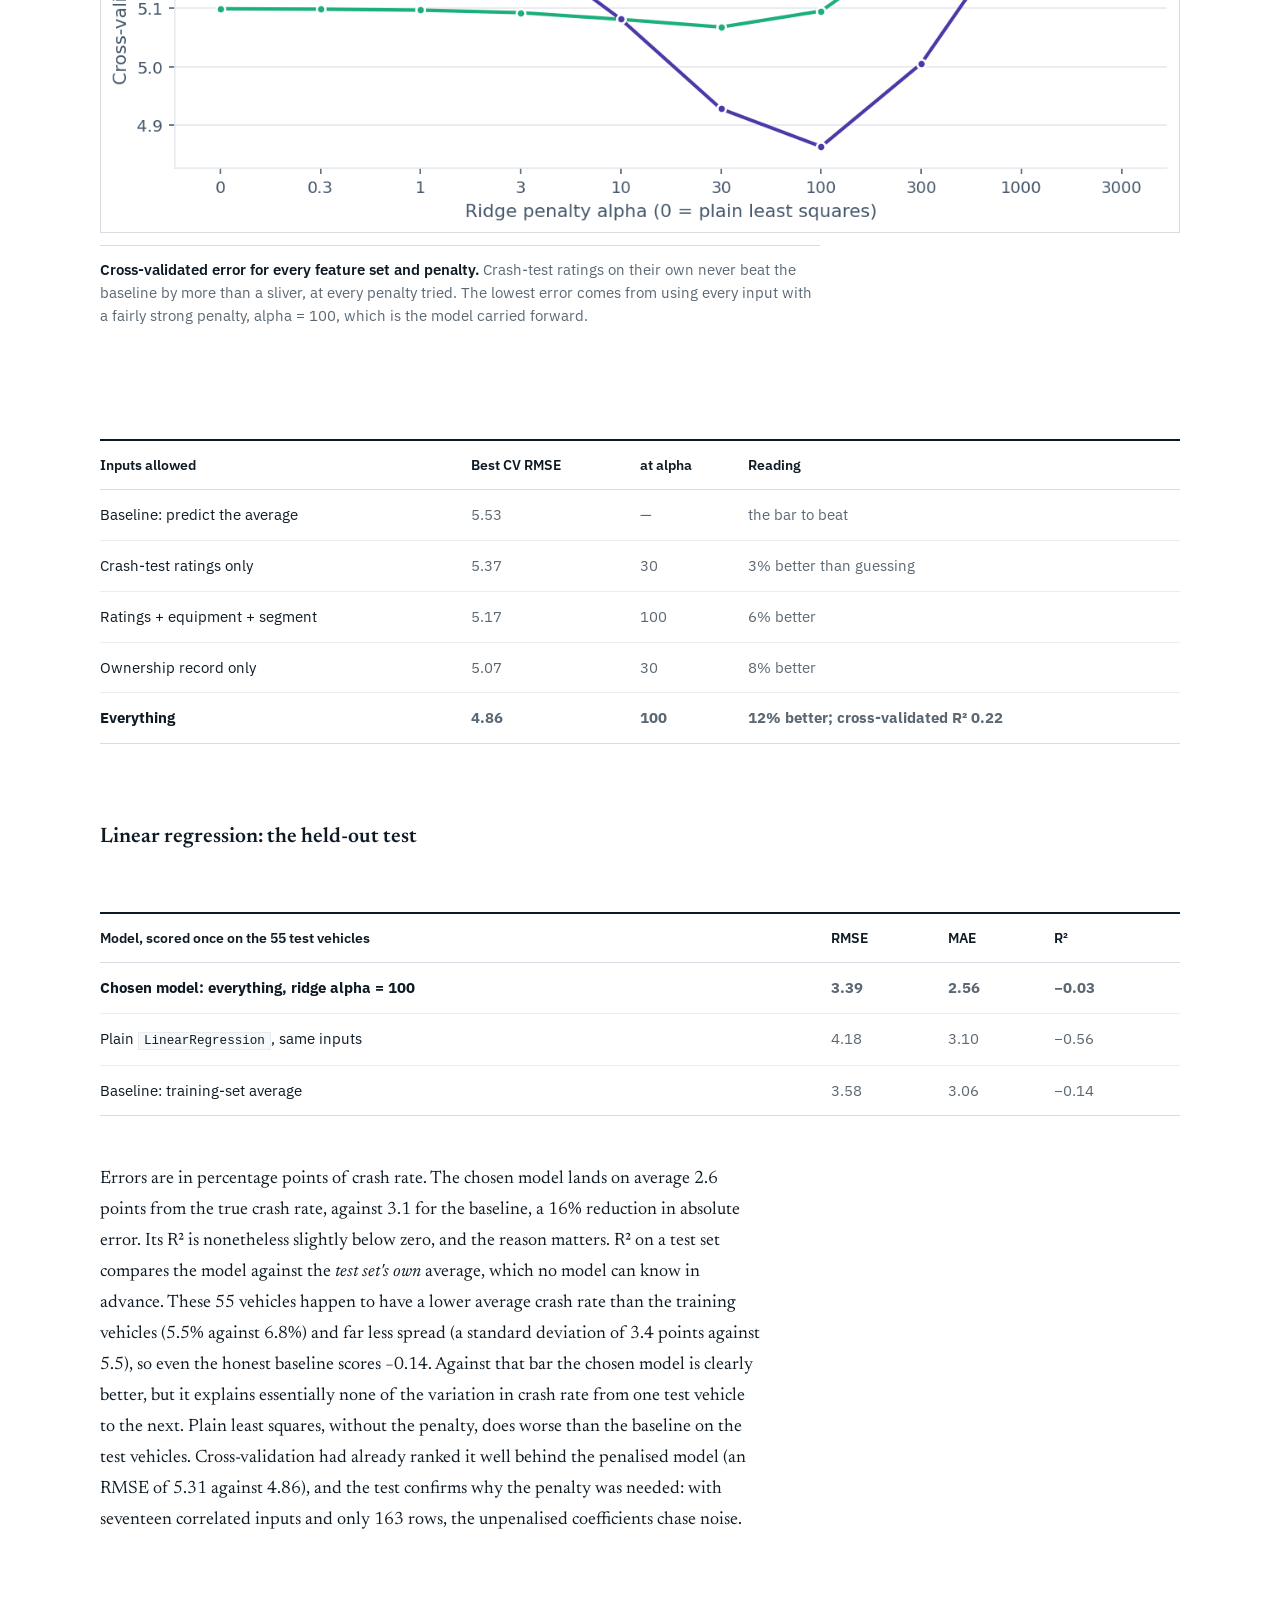
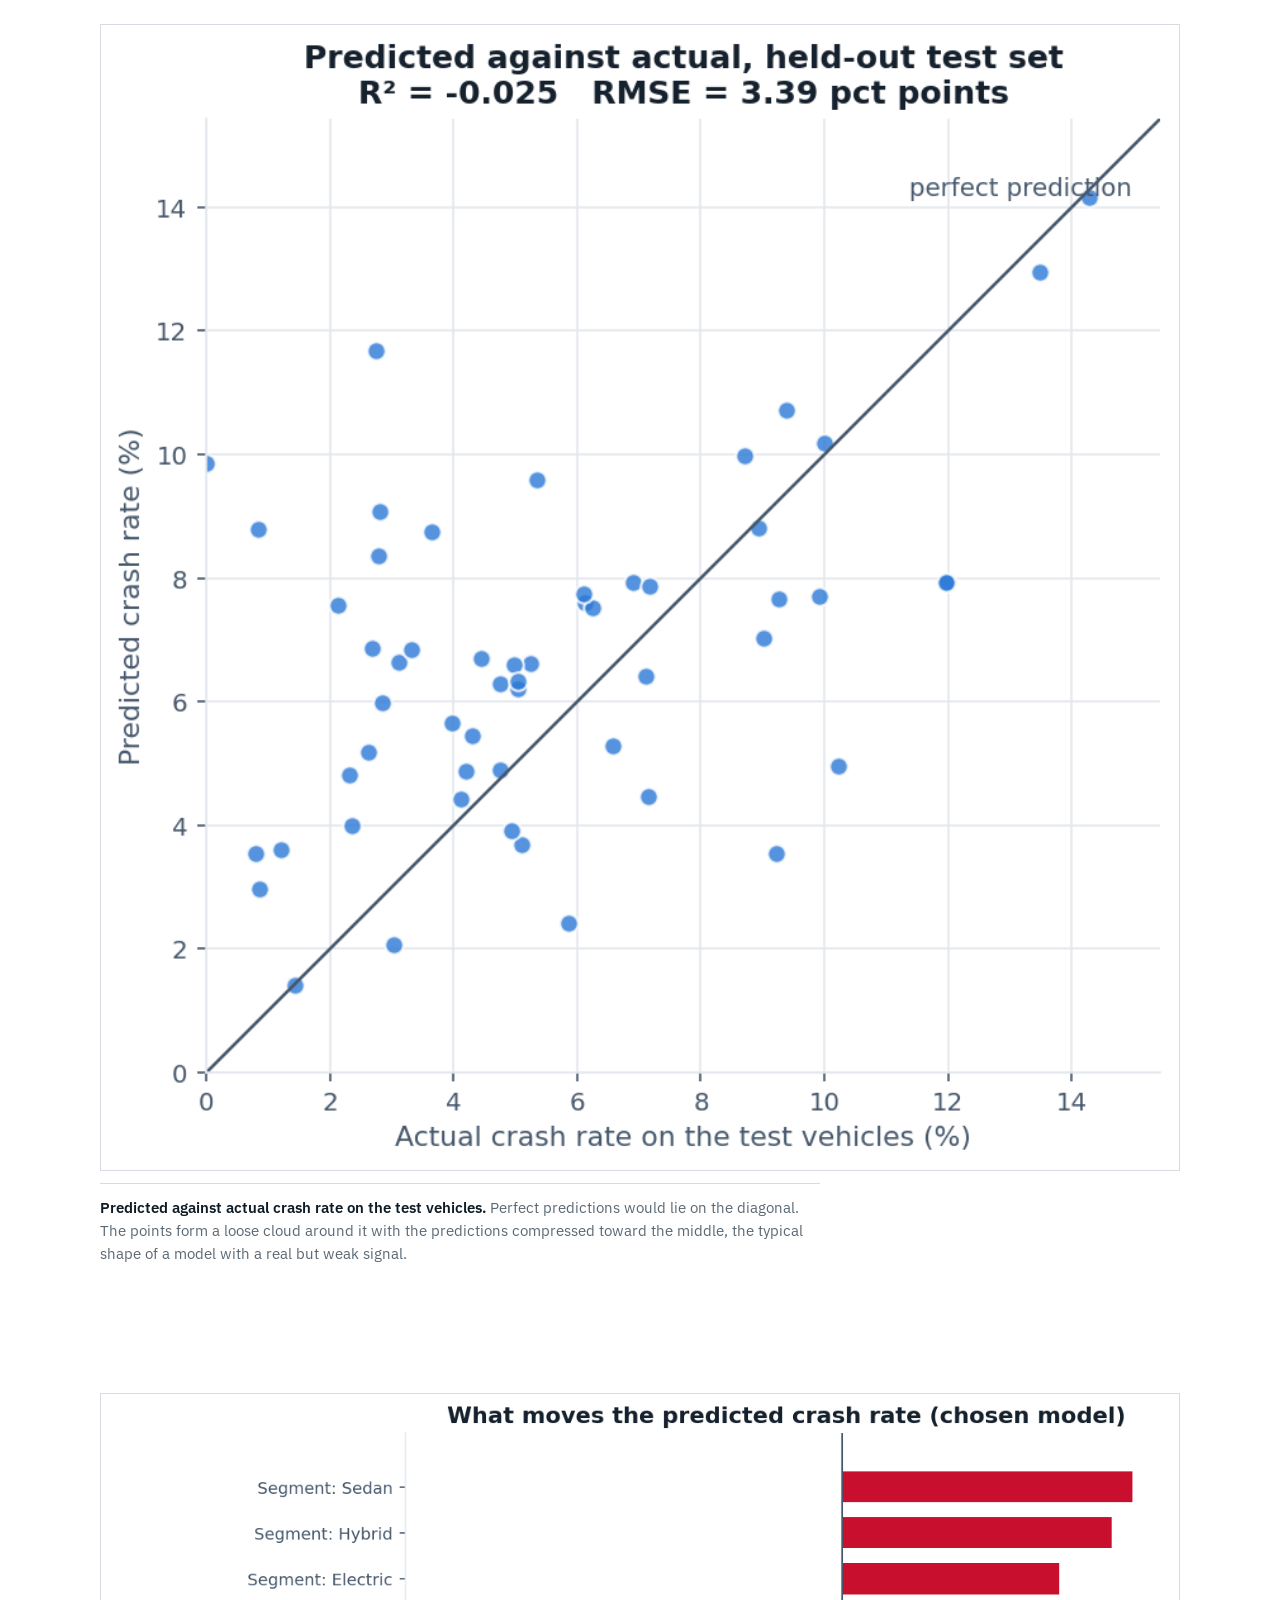
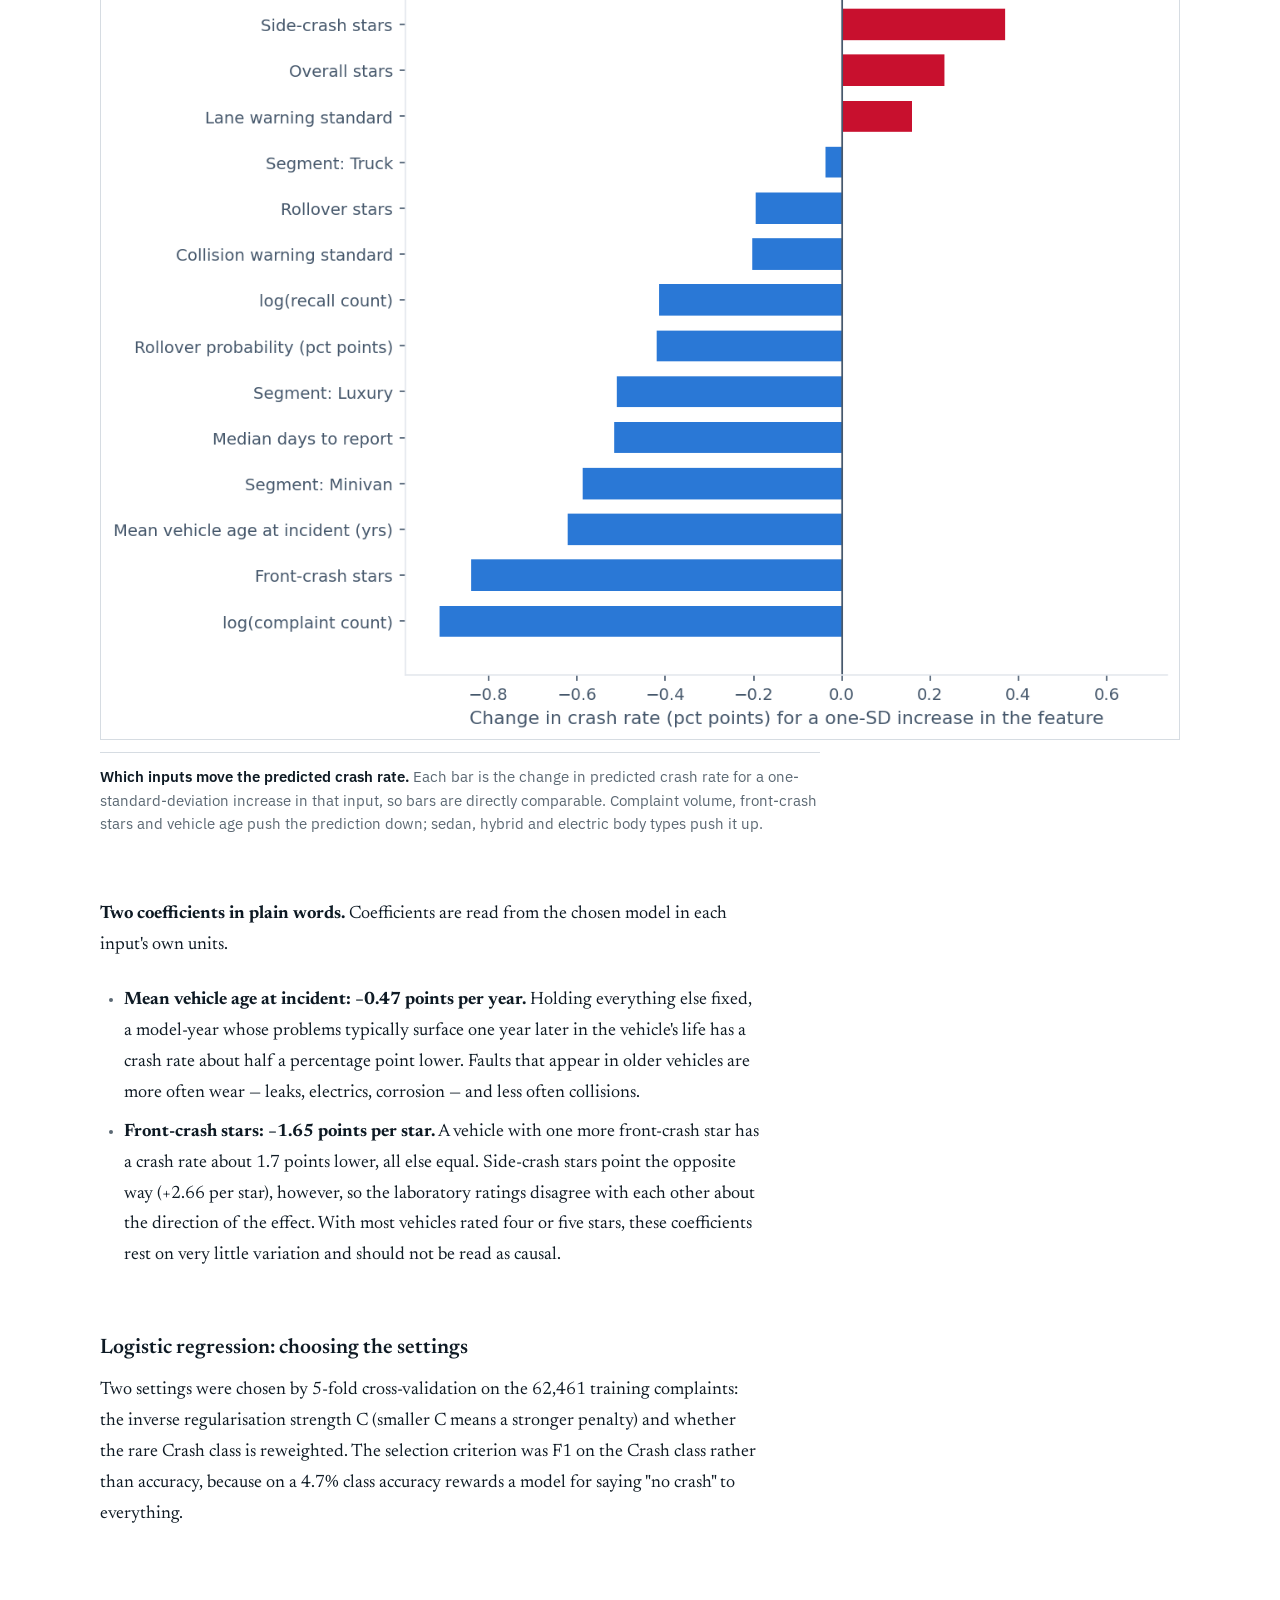
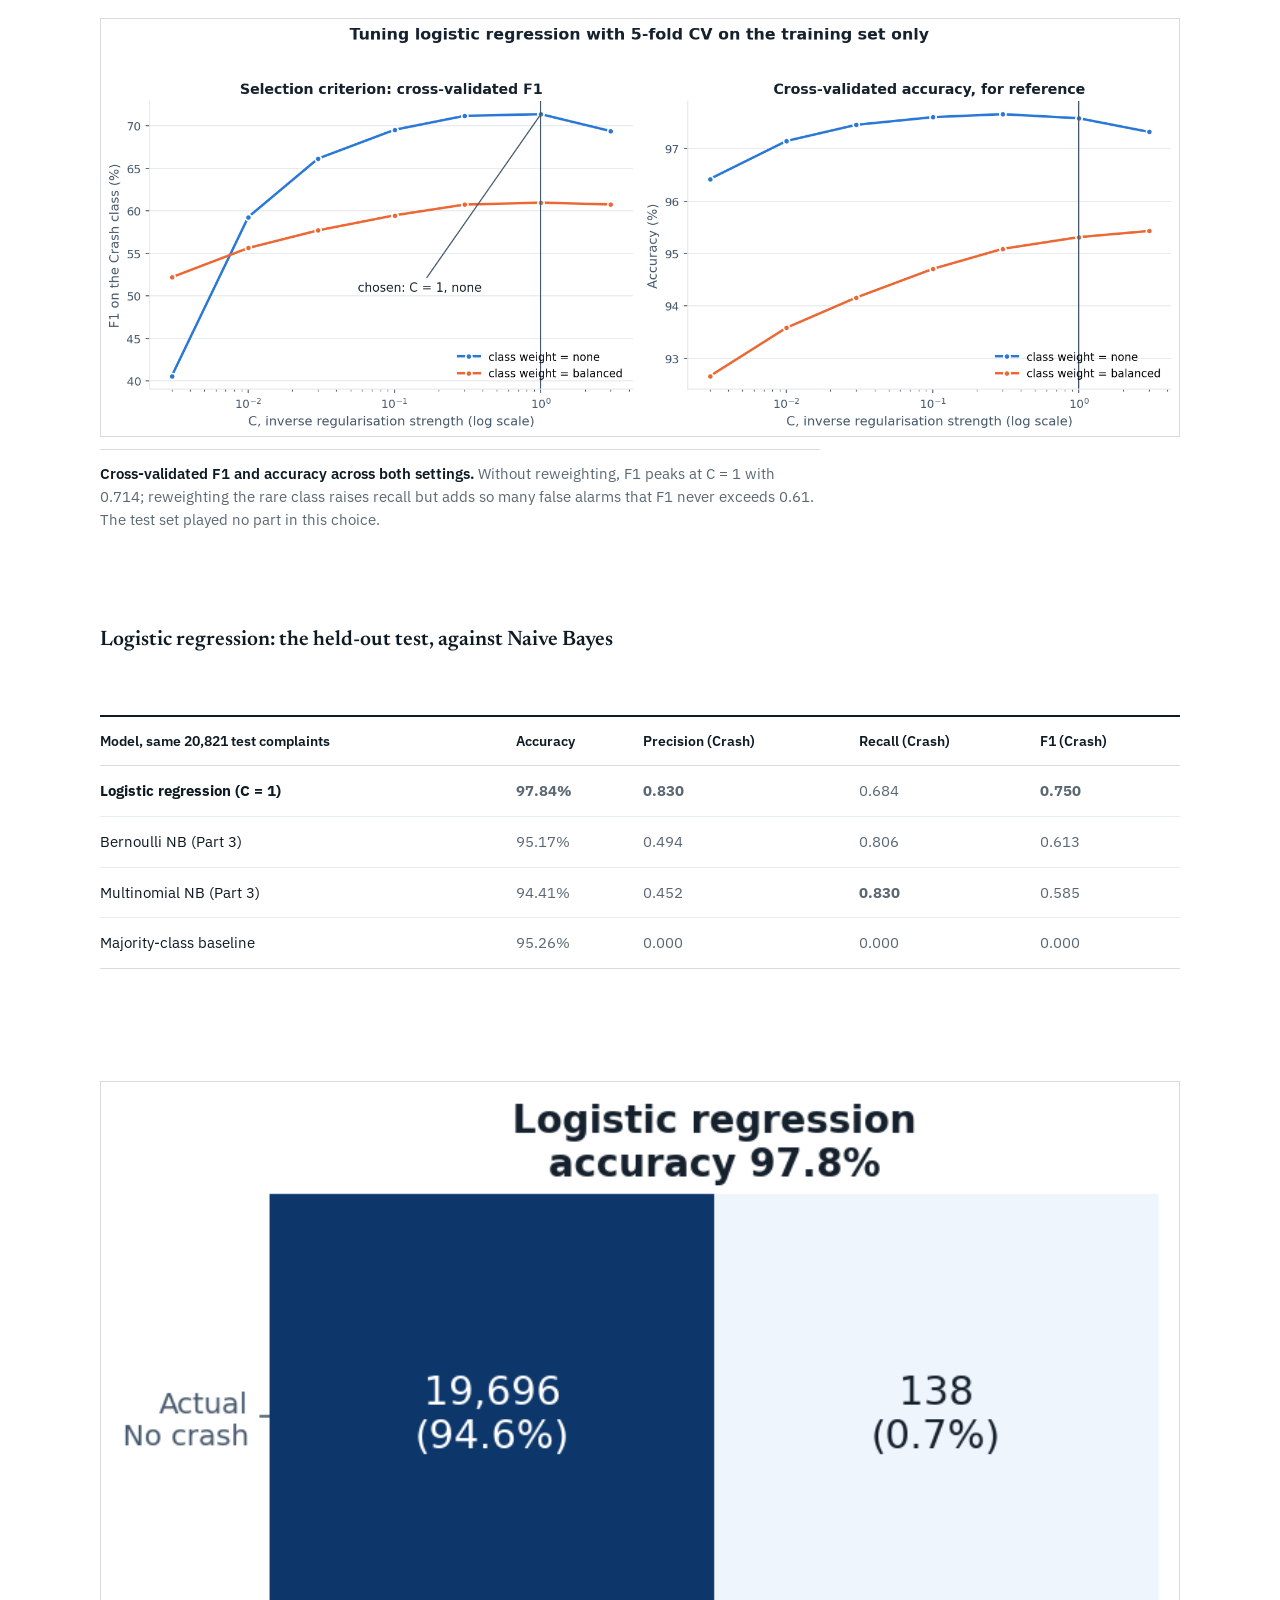
<file: regression.html>
<!DOCTYPE html>
<html lang="en">
<head>
<meta charset="utf-8">
<meta name="viewport" content="width=device-width, initial-scale=1">
<title>Regression | Vehicle Safety Project</title>
<meta name="description" content="Linear regression of vehicle crash rates and logistic regression of 83,282 complaint narratives, compared with Naive Bayes.">
<link rel="preconnect" href="https://fonts.googleapis.com">
<link rel="preconnect" href="https://fonts.gstatic.com" crossorigin>
<link href="https://fonts.googleapis.com/css2?family=IBM+Plex+Sans:wght@400;500;600&family=Newsreader:ital,opsz,wght@0,6..72,400;0,6..72,600;1,6..72,400&display=swap" rel="stylesheet">
<link rel="stylesheet" href="assets/css/style.css">
</head>
<body>
<header class="masthead">
  <div class="wrap">
    <p class="course">Rajeshwar Rengeswaran, CSCI 5612 Machine Learning</p>
    <h1>Rated Safe, Reported Broken</h1>
    <p class="byline">What crash-test scores miss about how vehicles actually fail</p>
  </div>
</header>
<nav class="tabs" aria-label="Project sections">
  <div class="wrap">
      <a href="index.html">Introduction</a>
      <a href="dataprep_eda.html">DataPrep_EDA</a>
      <a href="clustering.html">Clustering</a>
      <a href="pca.html">PCA</a>
      <a href="naivebayes.html">NaiveBayes</a>
      <a href="dectrees.html">DecTrees</a>
      <a href="regression.html" class="active">Regression</a>
      <a href="adaboost.html">AdaBoost</a>
      <a href="gradientboosting.html">GradientBoosting</a>
      <a href="xgboost.html">XGBoost</a>
      <a href="conclusions.html">Conclusions</a>
      <a href="about.html">About Me</a>
  </div>
</nav>
<main>
<h2>Regression</h2>

<p class="lede">Two questions, one for each kind of regression. Can a vehicle's
ratings, equipment and record predict <i>how often</i> its owners' complaints
involve a crash? And can a single complaint be classified as a crash or not
from the owner's own words, more reliably than Naive Bayes managed?</p>

<h2>Overview</h2>

<p><b>Linear regression</b> predicts a number. It assumes the target can be
written as a weighted sum of the inputs plus a constant,
<i>y</i> = <i>b</i><sub>0</sub> + <i>b</i><sub>1</sub><i>x</i><sub>1</sub> +
<i>b</i><sub>2</sub><i>x</i><sub>2</sub> + &hellip;, and it chooses the weights
that make the squared distances between the predictions and the true values as
small as possible. Those distances are the residuals, and squaring them means a
few large misses cost far more than many small ones. Each weight, or
coefficient, has a direct reading: it is the change in the prediction when that
one input rises by one unit and every other input is held fixed. That
readability is the method's great strength, and also its trap, because when two
inputs move together the model cannot tell which one deserves the credit and
the individual coefficients become unstable. A <b>ridge penalty</b> addresses
this by adding a cost proportional to the squared size of the coefficients,
which pulls them toward zero and shares credit between correlated inputs; the
strength of that penalty, alpha, is a setting to be chosen.</p>

<p><b>Logistic regression</b> predicts which of two classes a record belongs
to. It begins exactly as linear regression does, by forming a weighted sum of
the inputs, but that linear score <i>z</i> can be any number from minus to plus
infinity and is not yet a probability. The <b>sigmoid function</b>,
&sigma;(<i>z</i>) = 1 / (1 + <i>e</i><sup>&minus;<i>z</i></sup>), squeezes
the score into the range 0 to 1: large positive scores approach 1, large
negative scores approach 0, and a score of exactly 0 maps to 0.5. That number is
read as the probability of the positive class, and it becomes a class by
comparing it with a threshold, normally 0.5. Because the weights are fitted by
maximising the likelihood of the observed labels rather than by minimising
squared error, each coefficient has a precise meaning on the <b>odds</b> scale:
raising an input by one unit multiplies the odds of the positive class by
<i>e</i><sup><i>b</i></sup>.</p>

<figure>
  <img src="figures/reg_concept_linear_vs_logistic.png" alt="What each kind of regression predicts">
  <figcaption><b>What each kind of regression predicts.</b> Linear regression fits a straight line through numeric targets, and the grey residuals are the errors it minimises. Logistic regression fits an S-shaped curve to points that sit at 0 or 1, and its output is a probability of belonging to class 1.</figcaption>
</figure>

<figure>
  <img src="figures/reg_concept_sigmoid.png" alt="How logistic regression turns a score into a class">
  <figcaption><b>How logistic regression turns a score into a class.</b> The linear score is passed through the sigmoid to become a probability, and anything at or above 0.5 is predicted as Crash. The same score, exponentiated, is the odds, which is why each coefficient acts as a multiplier on the odds.</figcaption>
</figure>

<p>The two differ in what they predict, how they are fitted and how they are
judged. Linear regression outputs a number, minimises squared error, and is
judged by how far its predictions land from the truth (RMSE, MAE) and how much
of the variation it explains (R&sup2;). Logistic regression outputs a
probability, maximises likelihood, and is judged like any classifier, with a
confusion matrix. Both are linear in the inputs, which keeps them fast,
transparent and hard to overfit, and both are blind to interactions unless
those are added by hand.</p>

<p><b>How they are used here.</b> Linear regression takes the 218 vehicles
whose complaint record is large enough to trust and asks whether their crash
rate can be predicted from what a buyer can see in advance &mdash; star ratings,
rollover probability, standard equipment, body type &mdash; together with the
shape of their complaint record. Logistic regression returns to the task
Naive Bayes attempted in Part 3, classifying each complaint as a crash or not
from its narrative, on exactly the same complaints, words and test set, so the
two text classifiers can be compared directly.</p>

<h2>Data Prep</h2>

<p>Both models are supervised, so both need <b>labelled data</b>: every row must
carry the answer the model is trained to reproduce. The two models need
different kinds of answer. Linear regression needs a <b>numeric target</b>,
and logistic regression needs a <b>two-class label</b>.</p>

<h3>Linear regression: one row per vehicle</h3>

<p>The target is <code>crash_rate_pct</code>, the percentage of a model-year's
complaints that involved a crash, taken from the joined model-year table built
in Module 1. Model-years with fewer than 20 complaints were removed first,
because a rate computed from a handful of reports is mostly noise: one vehicle
with seven complaints showed a crash rate of 43%. That leaves <b>218
model-years</b>. Seventeen numeric inputs were used:</p>
<ul>
  <li><b>Crash-test ratings:</b> overall, front-crash, side-crash and rollover
      stars, and rollover probability in percentage points.</li>
  <li><b>Equipment:</b> whether forward-collision warning and lane-departure
      warning are standard (0 or 1).</li>
  <li><b>Body segment:</b> categorical, so it was one-hot encoded into six 0/1
      columns with SUV as the reference level, which means each segment
      coefficient reads as "compared with an SUV".</li>
  <li><b>Ownership record:</b> mean vehicle age at incident, median days to
      report, and the logarithms of complaint and recall counts, which span
      three orders of magnitude.</li>
</ul>
<p>Crash, injury and severity counts were deliberately left out. They are
built from the same reports as the target, so including them would let the
model read the answer instead of predicting it.</p>

<figure>
  <img src="figures/reg_lin_sample.png" alt="The linear regression data">
  <figcaption><b>The linear regression data.</b> One row per model-year, with the numeric target in the final column. A subset of the seventeen input columns is shown; the full file is linked below.</figcaption>
</figure>

<p>The rows were split <b>75/25 at random with a fixed seed</b> into 163
training and 55 testing vehicles. The split is not stratified because the
target is a number rather than a class. The code checks that no make, model and
year appears in both sets. That separation is what makes the test meaningful: a
model scored on vehicles it was fitted to would be rewarded for memorising their
crash rates rather than for predicting new ones. Every setting was then chosen with
<b>5-fold cross-validation inside the 163 training vehicles</b>; the 55 test
vehicles were used once, at the very end.</p>

<figure>
  <img src="figures/reg_lin_train.png" alt="The linear regression training set">
  <figcaption><b>The linear regression training set.</b> 163 model-years. The coefficients, the choice of features and the ridge penalty all come from these rows alone.</figcaption>
</figure>

<figure>
  <img src="figures/reg_lin_test.png" alt="The linear regression testing set">
  <figcaption><b>The linear regression testing set.</b> 55 model-years never seen while fitting or tuning. Every error figure reported below for linear regression is measured on these.</figcaption>
</figure>

<h3>Logistic regression: one row per complaint</h3>

<p>Logistic regression uses <b>exactly the same data as the Naive Bayes
tab</b>: the 83,282 complaints with narratives of at least five words, the label
<code>Crash</code> or <code>No crash</code> taken from the crash field on the
federal complaint form, and the same word-count matrix &mdash; English stop words
removed, terms in fewer than five documents dropped, the 6,000 most frequent
kept. The vocabulary is learned from the training set only and then applied to
the test set unchanged.</p>

<figure>
  <img src="figures/reg_log_sample.png" alt="The logistic regression data">
  <figcaption><b>The logistic regression data.</b> Each row is one complaint with its narrative and its two-class label. Only 4.74% of the labels are Crash, which shapes how the results have to be read.</figcaption>
</figure>

<p>The split is the Naive Bayes split reproduced exactly: <b>75/25, stratified
on the label, same seed</b>, giving 62,461 training and 20,821 testing complaints
with the same 4.74% crash rate. The code asserts that no complaint ID appears in
both sets and that the test set matches the one Naive Bayes was scored on, row
for row. The sets must be disjoint because a model scored on rows it learned
from is being asked to remember rather than to generalise, and the score it
reports would not hold up on any new complaint. For the same reason the settings
were chosen by 5-fold cross-validation within the training set, and the test set
was touched only once.</p>

<figure>
  <img src="figures/reg_log_train.png" alt="The logistic regression training set">
  <figcaption><b>The logistic regression training set.</b> 62,461 complaints, three-quarters of the total. They are used both to fit the model and, through cross-validation, to choose its settings.</figcaption>
</figure>

<figure>
  <img src="figures/reg_log_test.png" alt="The logistic regression testing set">
  <figcaption><b>The logistic regression testing set.</b> 20,821 complaints, identical to the Naive Bayes test set. Every difference in the comparison below therefore comes from the model and not from the data.</figcaption>
</figure>

<div class="callout">
  <p><b>Data and code.</b>
  Raw data: <a href="https://github.com/Rajeshwar987/csci5612-project/blob/main/data/raw">data/raw/</a> &middot;
  Cleaned source tables:
  <a href="https://github.com/Rajeshwar987/csci5612-project/raw/main/data/clean/vehicle_model_year.csv">vehicle_model_year.csv</a>,
  <a href="https://github.com/Rajeshwar987/csci5612-project/raw/main/data/clean/complaints_clean.csv.gz">complaints_clean.csv.gz</a></p>
  <p>Linear regression: prepared data
  <a href="https://github.com/Rajeshwar987/csci5612-project/raw/main/data/clean/reg_linear_data.csv">reg_linear_data.csv</a> &middot;
  training set <a href="https://github.com/Rajeshwar987/csci5612-project/raw/main/data/clean/reg_linear_train.csv">reg_linear_train.csv</a> &middot;
  testing set <a href="https://github.com/Rajeshwar987/csci5612-project/raw/main/data/clean/reg_linear_test.csv">reg_linear_test.csv</a> &middot;
  cross-validation grid <a href="https://github.com/Rajeshwar987/csci5612-project/raw/main/data/clean/reg_linear_cv.csv">reg_linear_cv.csv</a> &middot;
  coefficients <a href="https://github.com/Rajeshwar987/csci5612-project/raw/main/data/clean/reg_linear_coefficients.csv">reg_linear_coefficients.csv</a> &middot;
  test metrics <a href="https://github.com/Rajeshwar987/csci5612-project/raw/main/data/clean/reg_linear_results.csv">reg_linear_results.csv</a></p>
  <p>Logistic regression: labelled data
  <a href="https://github.com/Rajeshwar987/csci5612-project/raw/main/data/clean/nb_labeled_sample.csv">nb_labeled_sample.csv</a> &middot;
  training sample <a href="https://github.com/Rajeshwar987/csci5612-project/raw/main/data/clean/reg_logistic_train_sample.csv">reg_logistic_train_sample.csv</a> &middot;
  testing sample <a href="https://github.com/Rajeshwar987/csci5612-project/raw/main/data/clean/reg_logistic_test_sample.csv">reg_logistic_test_sample.csv</a> &middot;
  cross-validation grid <a href="https://github.com/Rajeshwar987/csci5612-project/raw/main/data/clean/reg_logistic_cv.csv">reg_logistic_cv.csv</a> &middot;
  coefficients <a href="https://github.com/Rajeshwar987/csci5612-project/raw/main/data/clean/reg_logistic_coefficients.csv">reg_logistic_coefficients.csv</a> &middot;
  test metrics <a href="https://github.com/Rajeshwar987/csci5612-project/raw/main/data/clean/reg_logistic_results.csv">reg_logistic_results.csv</a></p>
  <p>Code: <a href="https://github.com/Rajeshwar987/csci5612-project/blob/main/code/regression_analysis.py">regression_analysis.py</a>
  &middot; <a href="https://github.com/Rajeshwar987/csci5612-project/blob/main/notebooks/regression.ipynb">regression.ipynb</a></p>
</div>

<h2>Code</h2>

<p>The analysis is Python, in
<a href="https://github.com/Rajeshwar987/csci5612-project/blob/main/code/regression_analysis.py">regression_analysis.py</a>, using
scikit-learn. Linear regression uses <code>LinearRegression</code> and, for the
penalised variant, <code>Ridge</code>, each inside a pipeline with
<code>StandardScaler</code> so that the penalty treats every input on the same
scale. Cross-validation uses <code>KFold</code> with five folds. Logistic
regression uses <code>LogisticRegression</code> with the
<code>liblinear</code> solver on the sparse word-count matrix from
<code>CountVectorizer</code>, tuned with <code>StratifiedKFold</code>. The
script refits both Naive Bayes models from Part 3 on the same matrix and
confirms they reproduce the published Part 3 results exactly before comparing
against them.</p>

<h2>Results</h2>

<h3>Linear regression: choosing the settings</h3>

<p>Two settings were chosen by cross-validation on the training vehicles: which
group of inputs the model may use, and the ridge penalty alpha, where alpha = 0
is plain least squares. The baseline is a model that ignores every input and
predicts the average crash rate.</p>

<figure>
  <img src="figures/reg_fig_linear_cv.png" alt="Cross-validated error for every feature set and penalty">
  <figcaption><b>Cross-validated error for every feature set and penalty.</b> Crash-test ratings on their own never beat the baseline by more than a sliver, at every penalty tried. The lowest error comes from using every input with a fairly strong penalty, alpha = 100, which is the model carried forward.</figcaption>
</figure>

<div class="table-wrap">
<table>
  <thead><tr><th>Inputs allowed</th><th>Best CV RMSE</th><th>at alpha</th><th>Reading</th></tr></thead>
  <tbody>
    <tr><td>Baseline: predict the average</td><td>5.53</td><td>&mdash;</td><td>the bar to beat</td></tr>
    <tr><td>Crash-test ratings only</td><td>5.37</td><td>30</td><td>3% better than guessing</td></tr>
    <tr><td>Ratings + equipment + segment</td><td>5.17</td><td>100</td><td>6% better</td></tr>
    <tr><td>Ownership record only</td><td>5.07</td><td>30</td><td>8% better</td></tr>
    <tr><td><b>Everything</b></td><td><b>4.86</b></td><td><b>100</b></td><td><b>12% better; cross-validated R&sup2; 0.22</b></td></tr>
  </tbody>
</table>
</div>

<h3>Linear regression: the held-out test</h3>

<div class="table-wrap">
<table>
  <thead><tr><th>Model, scored once on the 55 test vehicles</th><th>RMSE</th><th>MAE</th><th>R&sup2;</th></tr></thead>
  <tbody>
    <tr><td><b>Chosen model: everything, ridge alpha = 100</b></td><td><b>3.39</b></td><td><b>2.56</b></td><td><b>&minus;0.03</b></td></tr>
    <tr><td>Plain <code>LinearRegression</code>, same inputs</td><td>4.18</td><td>3.10</td><td>&minus;0.56</td></tr>
    <tr><td>Baseline: training-set average</td><td>3.58</td><td>3.06</td><td>&minus;0.14</td></tr>
  </tbody>
</table>
</div>

<p>Errors are in percentage points of crash rate. The chosen model lands on
average 2.6 points from the true crash rate, against 3.1 for the baseline, a 16%
reduction in absolute error. Its R&sup2; is nonetheless slightly below zero,
and the reason matters. R&sup2; on a test set compares the model against the
<i>test set's own</i> average, which no model can know in advance. These 55
vehicles happen to have a lower average crash rate than the training vehicles
(5.5% against 6.8%) and far less spread (a standard deviation of 3.4 points
against 5.5), so even the honest baseline scores &minus;0.14. Against that bar
the chosen model is clearly better, but it explains essentially none of the
variation in crash rate from one test vehicle to the next. Plain least squares,
without the penalty, does worse than the baseline on the test vehicles.
Cross-validation had already ranked it well behind the penalised model (an RMSE
of 5.31 against 4.86), and the test confirms why the penalty was needed: with
seventeen correlated inputs and only 163 rows, the unpenalised coefficients
chase noise.</p>

<figure>
  <img src="figures/reg_fig_pred_vs_actual.png" alt="Predicted against actual crash rate on the test vehicles">
  <figcaption><b>Predicted against actual crash rate on the test vehicles.</b> Perfect predictions would lie on the diagonal. The points form a loose cloud around it with the predictions compressed toward the middle, the typical shape of a model with a real but weak signal.</figcaption>
</figure>

<figure>
  <img src="figures/reg_fig_linear_coefficients.png" alt="Which inputs move the predicted crash rate">
  <figcaption><b>Which inputs move the predicted crash rate.</b> Each bar is the change in predicted crash rate for a one-standard-deviation increase in that input, so bars are directly comparable. Complaint volume, front-crash stars and vehicle age push the prediction down; sedan, hybrid and electric body types push it up.</figcaption>
</figure>

<p><b>Two coefficients in plain words.</b> Coefficients are read from the
chosen model in each input's own units.</p>
<ul>
  <li><b>Mean vehicle age at incident: &minus;0.47 points per year.</b> Holding
      everything else fixed, a model-year whose problems typically surface one
      year later in the vehicle's life has a crash rate about half a percentage
      point lower. Faults that appear in older vehicles are more often wear
      &mdash; leaks, electrics, corrosion &mdash; and less often collisions.</li>
  <li><b>Front-crash stars: &minus;1.65 points per star.</b> A vehicle with one
      more front-crash star has a crash rate about 1.7 points lower, all else
      equal. Side-crash stars point the opposite way (+2.66 per star), however,
      so the laboratory ratings disagree with each other about the direction
      of the effect. With most vehicles rated four or five stars, these
      coefficients rest on very little variation and should not be read as
      causal.</li>
</ul>

<h3>Logistic regression: choosing the settings</h3>

<p>Two settings were chosen by 5-fold cross-validation on the 62,461 training
complaints: the inverse regularisation strength C (smaller C means a stronger
penalty) and whether the rare Crash class is reweighted. The selection
criterion was F1 on the Crash class rather than accuracy, because on a 4.7%
class accuracy rewards a model for saying "no crash" to everything.</p>

<figure>
  <img src="figures/reg_fig_logistic_cv.png" alt="Cross-validated F1 and accuracy across both settings">
  <figcaption><b>Cross-validated F1 and accuracy across both settings.</b> Without reweighting, F1 peaks at C = 1 with 0.714; reweighting the rare class raises recall but adds so many false alarms that F1 never exceeds 0.61. The test set played no part in this choice.</figcaption>
</figure>

<h3>Logistic regression: the held-out test, against Naive Bayes</h3>

<div class="table-wrap">
<table>
  <thead><tr><th>Model, same 20,821 test complaints</th><th>Accuracy</th><th>Precision (Crash)</th><th>Recall (Crash)</th><th>F1 (Crash)</th></tr></thead>
  <tbody>
    <tr><td><b>Logistic regression (C = 1)</b></td><td><b>97.84%</b></td><td><b>0.830</b></td><td>0.684</td><td><b>0.750</b></td></tr>
    <tr><td>Bernoulli NB (Part 3)</td><td>95.17%</td><td>0.494</td><td>0.806</td><td>0.613</td></tr>
    <tr><td>Multinomial NB (Part 3)</td><td>94.41%</td><td>0.452</td><td><b>0.830</b></td><td>0.585</td></tr>
    <tr><td>Majority-class baseline</td><td>95.26%</td><td>0.000</td><td>0.000</td><td>0.000</td></tr>
  </tbody>
</table>
</div>

<figure>
  <img src="figures/reg_fig_logistic_confusion.png" alt="Confusion matrix, logistic regression">
  <figcaption><b>Confusion matrix, logistic regression.</b> Of 987 genuine crash complaints, 675 are found and 312 are missed. Only 138 of the 19,834 non-crash complaints are wrongly flagged, against 995 for Multinomial Naive Bayes on the same test set.</figcaption>
</figure>

<figure>
  <img src="figures/reg_fig_vs_nb.png" alt="Logistic regression and the two Naive Bayes models on identical data">
  <figcaption><b>Logistic regression and the two Naive Bayes models on identical data.</b> Logistic regression is the only one of the three to beat the majority-class baseline on accuracy, and it wins clearly on precision and F1. Naive Bayes still finds more crashes, so the trade is fewer false alarms for some missed crashes.</figcaption>
</figure>

<p><b>Logistic regression beats both Naive Bayes models</b>, and the margin is
large. Against the better of the two, Bernoulli, F1 rises from 0.613 to 0.750
(+0.137, about 22% higher), precision from 0.494 to 0.830, and accuracy from
95.17% to 97.84%, the only figure on this site so far to clear the 95.26%
baseline. The cost is recall: logistic regression finds 68% of crashes where
Naive Bayes found 81&ndash;83%. The difference has a clear cause. Naive Bayes
treats each word as independent evidence and counts it in full, so a dozen
weakly related words can stack up into a confident wrong answer. Logistic
regression fits all the weights together and discounts words that only ever
appear alongside stronger ones, which is precisely what removes most of the
false alarms.</p>

<figure>
  <img src="figures/reg_fig_logistic_odds.png" alt="Words that multiply or divide the odds of a crash">
  <figcaption><b>Words that multiply or divide the odds of a crash.</b> Each bar is the odds ratio for one more use of that word in a narrative. Collision vocabulary multiplies the odds many times over, while words describing near-misses, wear and damage without impact divide them.</figcaption>
</figure>

<p><b>One coefficient in terms of odds.</b> The coefficient for
<i>pole</i> is 2.27, so each use of the word multiplies the odds that the
complaint describes a crash by <i>e</i><sup>2.27</sup> &asymp; 9.7. The model's
intercept is &minus;3.61, which corresponds to a probability of about 2.6% for a
narrative containing none of the informative words. A single mention of
<i>pole</i> raises the odds from 0.027 to 0.26, which is a probability of about
21%; the word alone moves a complaint from very unlikely to plausible, and one
or two more crash words push it over the 0.5 threshold. The words that divide
the odds are as revealing: <i>nearly</i>, <i>fortunately</i> and
<i>pothole</i> each cut the odds by a factor of four to eight, because they are
the language of incidents that stopped short of a collision.</p>

<h2>Conclusions</h2>

<p>The clearest lesson from this tab is that the crash rate of a vehicle is
hard to predict from anything a buyer can see. Star ratings on their own did
little better than guessing the average, and even with every rating, every
piece of equipment, the body type and the vehicle's own complaint history, the
best model explained only a modest share of the differences between vehicles
and none of the differences among the vehicles it was tested on. A
higher-rated vehicle is not reliably one whose reported problems end in
collisions less often, and the ratings did not even agree with one another
about which way the effect runs.</p>

<p>What did carry some signal is the shape of a vehicle's ownership record.
Vehicles with many complaints tend to have a lower share of crash complaints,
because large complaint volumes are dominated by everyday faults rather than
collisions, and vehicles whose problems arrive later in life tend to have
fewer crashes among them. Sedans, hybrids and electric vehicles carry higher
crash shares than sport-utility vehicles and minivans once everything else is
held equal, matching what the exploratory analysis first suggested.</p>

<p>The complaint narrative, by contrast, is highly predictable. Reading the
owner's words with a method that weighs them all together identifies two
crashes in three while raising very few false alarms: of every six complaints
it flags, five genuinely involve a crash. That is a large improvement on the
counting approach from Part 3, and it turns the narrative field from something
that must be read by hand into something that could reliably sort a
regulator's in-tray, putting the reports most likely to describe a collision at
the top.</p>

<p>Taken together, the two halves repeat the pattern seen in the Decision Trees
tab. What happened in a particular incident is recorded clearly in the words
of the person it happened to; what kind of vehicle it happened in says very
little about it. The information that best predicts real-world harm is not the
laboratory score printed on the window sticker but the testimony that
accumulates after the vehicle is sold.</p>
</main>
<footer><div class="wrap">
  <p>Rajeshwar Rengeswaran, CSCI 5612 Machine Learning project.</p>
  <p>Data published by the <a href="https://www.nhtsa.gov/">U.S. National Highway
  Traffic Safety Administration</a>. All code and data for this project are public at
  <a href="https://github.com/Rajeshwar987/csci5612-project">github.com/Rajeshwar987/csci5612-project</a>.</p>
</div></footer>
</body>
</html>
</file>
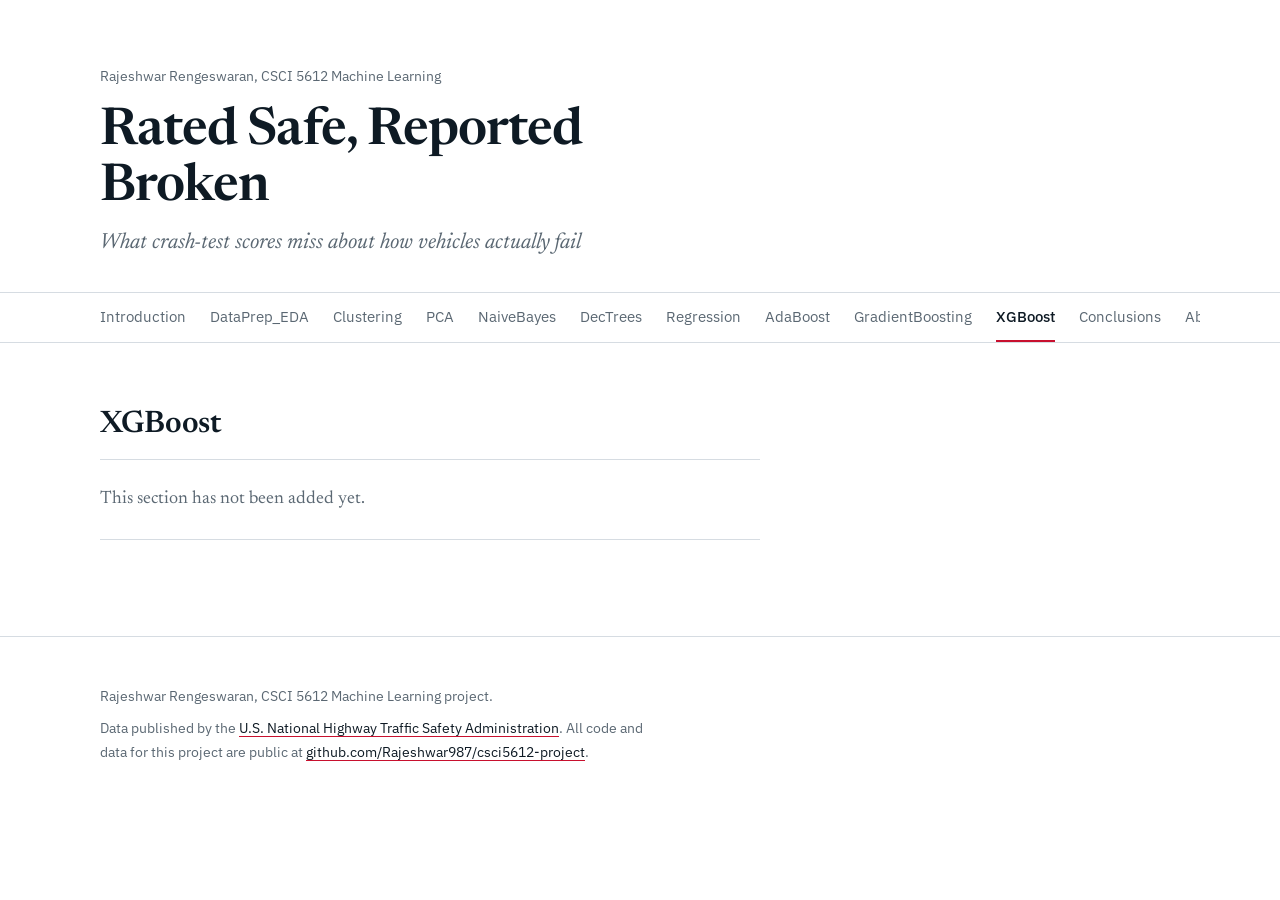
<file: xgboost.html>
<!DOCTYPE html>
<html lang="en">
<head>
<meta charset="utf-8">
<meta name="viewport" content="width=device-width, initial-scale=1">
<title>XGBoost | Vehicle Safety Project</title>
<meta name="description" content="XGBoost.">
<link rel="preconnect" href="https://fonts.googleapis.com">
<link rel="preconnect" href="https://fonts.gstatic.com" crossorigin>
<link href="https://fonts.googleapis.com/css2?family=IBM+Plex+Sans:wght@400;500;600&family=Newsreader:ital,opsz,wght@0,6..72,400;0,6..72,600;1,6..72,400&display=swap" rel="stylesheet">
<link rel="stylesheet" href="assets/css/style.css">
</head>
<body>
<header class="masthead">
  <div class="wrap">
    <p class="course">Rajeshwar Rengeswaran, CSCI 5612 Machine Learning</p>
    <h1>Rated Safe, Reported Broken</h1>
    <p class="byline">What crash-test scores miss about how vehicles actually fail</p>
  </div>
</header>
<nav class="tabs" aria-label="Project sections">
  <div class="wrap">
      <a href="index.html">Introduction</a>
      <a href="dataprep_eda.html">DataPrep_EDA</a>
      <a href="clustering.html">Clustering</a>
      <a href="pca.html">PCA</a>
      <a href="naivebayes.html">NaiveBayes</a>
      <a href="dectrees.html">DecTrees</a>
      <a href="regression.html">Regression</a>
      <a href="adaboost.html">AdaBoost</a>
      <a href="gradientboosting.html">GradientBoosting</a>
      <a href="xgboost.html" class="active">XGBoost</a>
      <a href="conclusions.html">Conclusions</a>
      <a href="about.html">About Me</a>
  </div>
</nav>
<main>
<h2>XGBoost</h2>
<div class="placeholder">
  <p>This section has not been added yet.</p>
</div>
</main>
<footer><div class="wrap">
  <p>Rajeshwar Rengeswaran, CSCI 5612 Machine Learning project.</p>
  <p>Data published by the <a href="https://www.nhtsa.gov/">U.S. National Highway
  Traffic Safety Administration</a>. All code and data for this project are public at
  <a href="https://github.com/Rajeshwar987/csci5612-project">github.com/Rajeshwar987/csci5612-project</a>.</p>
</div></footer>
</body>
</html>
</file>
<file: assets/css/style.css>
/* ============================================================
   Rated Safe, Reported Broken - CSCI 5612 project

   Direction: the test-facility record. The page borrows from the
   subject's own materials - federal safety reports, instrumentation,
   crash-test documentation - rather than from dashboard convention.

   Rules this stylesheet holds itself to:
   - one accent, spent on interface state and severity, nowhere else
   - hairline rules are the only separator; no cards, no shadows
   - figures and tables break out wider than the prose measure, which
     makes the data structural instead of decorative
   - sentence case everywhere; no tracked-out capitals
   - motion only in response to something the reader did
   ============================================================ */

:root {
  --paper: #ffffff;
  --paper-sunk: #f6f8f9;
  --ink: #0e1a24;
  --graphite: #5b6873;
  --rule: #d6dce2;
  --rule-faint: #e8edf1;
  --signal: #c8102e;
  --signal-sunk: #fdf2f3;

  /* 4px base */
  --s1: 4px;   --s2: 8px;   --s3: 12px;  --s4: 16px;
  --s5: 24px;  --s6: 32px;  --s7: 48px;  --s8: 64px;  --s9: 96px;

  --serif: "Newsreader", Georgia, "Times New Roman", serif;
  --sans: "IBM Plex Sans", ui-sans-serif, system-ui, -apple-system, sans-serif;
  --mono: ui-monospace, "SF Mono", "Cascadia Mono", Consolas, monospace;

  --measure: 66ch;
  --gutter: 20px;
}

* { box-sizing: border-box; }

html {
  -webkit-text-size-adjust: 100%;
  scroll-padding-top: 72px;   /* the pinned nav must not cover anchor targets */
}

body {
  margin: 0;
  background: var(--paper);
  color: var(--ink);
  font-family: var(--serif);
  font-size: 18px;
  line-height: 1.72;
  font-optical-sizing: auto;
  -webkit-font-smoothing: antialiased;
}

.wrap {
  max-width: 1120px;
  margin: 0 auto;
  padding: 0 var(--gutter);
}

/* ============================================================
   MASTHEAD - scrolls away; the nav below it does the persisting
   ============================================================ */

.masthead {
  padding: var(--s8) 0 var(--s6);
  border-bottom: 1px solid var(--rule);
}

.masthead .course {
  font-family: var(--sans);
  font-size: 14px;
  font-weight: 400;
  color: var(--graphite);
  margin: 0 0 var(--s4);
}

.masthead h1 {
  font-family: var(--serif);
  font-size: clamp(34px, 5.2vw, 52px);
  font-weight: 600;
  line-height: 1.08;
  letter-spacing: -0.018em;
  margin: 0 0 var(--s3);
  max-width: 20ch;
}

.masthead .byline {
  font-family: var(--serif);
  font-size: clamp(19px, 2.2vw, 22px);
  font-style: italic;
  line-height: 1.45;
  color: var(--graphite);
  margin: 0;
  max-width: 44ch;
}

/* ============================================================
   PERSISTENT NAVIGATION
   ============================================================ */

nav.tabs {
  position: sticky;
  top: 0;
  z-index: 20;
  background: var(--paper);
  border-bottom: 1px solid var(--rule);
}

/* When the tab row overflows, a short fade at the right edge reports that
   there are more sections off-screen. It is suppressed once they all fit. */
nav.tabs::after {
  content: "";
  position: absolute;
  top: 0;
  right: 0;
  bottom: 1px;
  width: 48px;
  background: linear-gradient(to right, rgba(255, 255, 255, 0), var(--paper));
  pointer-events: none;
}

@media (min-width: 1140px) {
  nav.tabs::after { display: none; }
}

nav.tabs .wrap {
  display: flex;
  gap: var(--s5);
  overflow-x: auto;
  scrollbar-width: none;
  -ms-overflow-style: none;
}

nav.tabs .wrap::-webkit-scrollbar { display: none; }

nav.tabs a {
  flex: none;
  font-family: var(--sans);
  font-size: 14.5px;
  font-weight: 400;
  line-height: 1;
  color: var(--graphite);
  text-decoration: none;
  padding: 17px 0 15px;
  border-bottom: 2px solid transparent;
  white-space: nowrap;
  transition: color 0.15s ease;
}

nav.tabs a:hover { color: var(--ink); }

nav.tabs a:focus-visible {
  outline: 2px solid var(--signal);
  outline-offset: -2px;
  color: var(--ink);
}

/* The single accent: you are here. */
nav.tabs a.active {
  color: var(--ink);
  font-weight: 500;
  border-bottom-color: var(--signal);
}

/* ============================================================
   PAGE GRID
   Prose holds a 66ch measure; figures and tables break out wider.
   ============================================================ */

/* The prose column is left-aligned with the masthead rather than centred,
   so the page has one consistent left edge from the title down. Figures and
   tables extend past the measure to the right, which is what makes the data
   read as structural instead of inset. */
main {
  display: grid;
  grid-template-columns:
    [text-start] min(var(--measure), 100%)
    [text-end] minmax(0, 1fr)
    [wide-end];
  max-width: 1120px;
  margin: 0 auto;
  padding: var(--s8) var(--gutter) var(--s9);
  row-gap: 0;
}

main > * {
  grid-column: text-start / text-end;
  min-width: 0;
}

main > figure,
main > .table-wrap,
main > .figure-grid {
  grid-column: text-start / wide-end;
}

/* ============================================================
   TEXT
   ============================================================ */

h2 {
  font-family: var(--serif);
  font-size: clamp(25px, 3vw, 31px);
  font-weight: 600;
  line-height: 1.18;
  letter-spacing: -0.012em;
  margin: var(--s8) 0 var(--s4);
  padding-top: var(--s5);
  border-top: 1px solid var(--rule);
}

main > h2:first-child {
  margin-top: 0;
  padding-top: 0;
  border-top: none;
}

h3 {
  font-family: var(--serif);
  font-size: 21px;
  font-weight: 600;
  line-height: 1.32;
  margin: var(--s6) 0 var(--s3);
}

p { margin: 0 0 var(--s5); }

a {
  color: var(--ink);
  text-decoration-color: var(--signal);
  text-decoration-thickness: 1px;
  text-underline-offset: 3px;
}

a:hover { color: var(--signal); }

a:focus-visible {
  outline: 2px solid var(--signal);
  outline-offset: 2px;
}

code {
  font-family: var(--mono);
  font-size: 0.84em;
  background: var(--paper-sunk);
  border: 1px solid var(--rule-faint);
  padding: 1px 5px;
  word-break: break-all;
}

/* --- lede: the one place type runs large -------------------- */

.lede {
  font-family: var(--serif);
  font-size: clamp(20px, 2.4vw, 24px);
  line-height: 1.5;
  color: var(--ink);
  margin: 0 0 var(--s7);
  max-width: 54ch;
}

/* --- callout: a rule, not a box ----------------------------- */

.callout {
  border-left: 2px solid var(--signal);
  padding: var(--s1) 0 var(--s1) var(--s5);
  margin: var(--s6) 0;
}

.callout p:last-child,
.callout ul:last-child { margin-bottom: 0; }

.placeholder {
  border-top: 1px solid var(--rule);
  border-bottom: 1px solid var(--rule);
  padding: var(--s5) 0;
  color: var(--graphite);
}

.placeholder p:last-child { margin-bottom: 0; }

blockquote {
  margin: var(--s6) 0;
  padding-left: var(--s5);
  border-left: 2px solid var(--rule);
  font-family: var(--serif);
  font-size: clamp(20px, 2.3vw, 23px);
  font-style: italic;
  line-height: 1.45;
  color: var(--ink);
}

blockquote p:last-child { margin-bottom: 0; }

/* --- lists -------------------------------------------------- */

ol.questions {
  padding-left: var(--s5);
  margin: 0 0 var(--s5);
}

ol.questions li {
  margin-bottom: var(--s3);
  padding-left: var(--s2);
}

ol.questions li::marker {
  color: var(--graphite);
  font-family: var(--sans);
  font-size: 0.82em;
}

main ul { padding-left: var(--s5); margin: 0 0 var(--s5); }
main ul li { margin-bottom: var(--s2); }
main ul li::marker { color: var(--graphite); }

/* ============================================================
   FIGURES - the structural element of the site
   ============================================================ */

figure {
  margin: var(--s8) 0;
  padding: 0;
}

figure img {
  width: 100%;
  height: auto;
  display: block;
  background: var(--paper);
  border: 1px solid var(--rule);
}

figure figcaption {
  font-family: var(--sans);
  font-size: 14.5px;
  line-height: 1.6;
  color: var(--graphite);
  margin-top: var(--s3);
  padding-top: var(--s3);
  border-top: 1px solid var(--rule);
  max-width: 80ch;
}

/* The bold clause is the figure's name - a scientific-publishing
   convention that carries structure, not emphasis for its own sake. */
figure figcaption b {
  color: var(--ink);
  font-weight: 600;
}

.figure-grid {
  display: grid;
  grid-template-columns: repeat(auto-fit, minmax(320px, 1fr));
  gap: var(--s7);
}

.figure-grid figure { margin: 0; }

/* ============================================================
   TABLES
   ============================================================ */

.table-wrap {
  overflow-x: auto;
  margin: var(--s7) 0;
  border-top: 2px solid var(--ink);
  border-bottom: 1px solid var(--rule);
}

table {
  border-collapse: collapse;
  width: 100%;
  font-family: var(--sans);
  font-size: 15px;
}

th, td {
  padding: var(--s3) var(--s4) var(--s3) 0;
  text-align: left;
  vertical-align: top;
  border-bottom: 1px solid var(--rule-faint);
}

th {
  font-weight: 600;
  font-size: 14px;
  color: var(--ink);
  border-bottom: 1px solid var(--rule);
  white-space: nowrap;
}

td { color: var(--graphite); }
td:first-child { color: var(--ink); }

tbody tr:last-child td { border-bottom: none; }

/* ============================================================
   FOOTER
   ============================================================ */

footer {
  border-top: 1px solid var(--rule);
  padding: var(--s7) 0 var(--s8);
}

footer .wrap {
  font-family: var(--sans);
  font-size: 14px;
  line-height: 1.7;
  color: var(--graphite);
  max-width: 1120px;
}

footer p { margin: 0 0 var(--s2); max-width: 70ch; }
footer p:last-child { margin-bottom: 0; }

/* ============================================================
   RESPONSIVE
   ============================================================ */

@media (max-width: 900px) {
  main > figure,
  main > .table-wrap,
  main > .figure-grid {
    grid-column: text-start / text-end;
  }
}

@media (max-width: 640px) {
  :root { --gutter: 18px; }
  body { font-size: 17.5px; }
  html { scroll-padding-top: 60px; }

  .masthead { padding: var(--s7) 0 var(--s5); }
  .masthead h1 { max-width: none; }

  nav.tabs .wrap { gap: var(--s4); }
  nav.tabs a { font-size: 14px; padding: 14px 0 12px; }

  main { padding: var(--s7) var(--gutter) var(--s8); }
  h2 { margin-top: var(--s7); }
  figure { margin: var(--s7) 0; }
  th, td { padding-right: var(--s3); }
}

/* ============================================================
   QUALITY FLOOR
   ============================================================ */

@media (prefers-reduced-motion: reduce) {
  html { scroll-behavior: auto; }
  *, *::before, *::after {
    animation-duration: 0.01ms !important;
    animation-iteration-count: 1 !important;
    transition-duration: 0.01ms !important;
  }
}

@media (prefers-contrast: more) {
  :root {
    --graphite: #35424d;
    --rule: #8c98a4;
    --rule-faint: #b4bec8;
  }
}

@media print {
  nav.tabs { display: none; }
  .masthead { border-bottom: 1px solid #000; }
  a { color: #000; text-decoration: none; }
  figure { break-inside: avoid; }
  main {
    display: block;
    max-width: none;
    padding: 0;
  }
}
</file>
